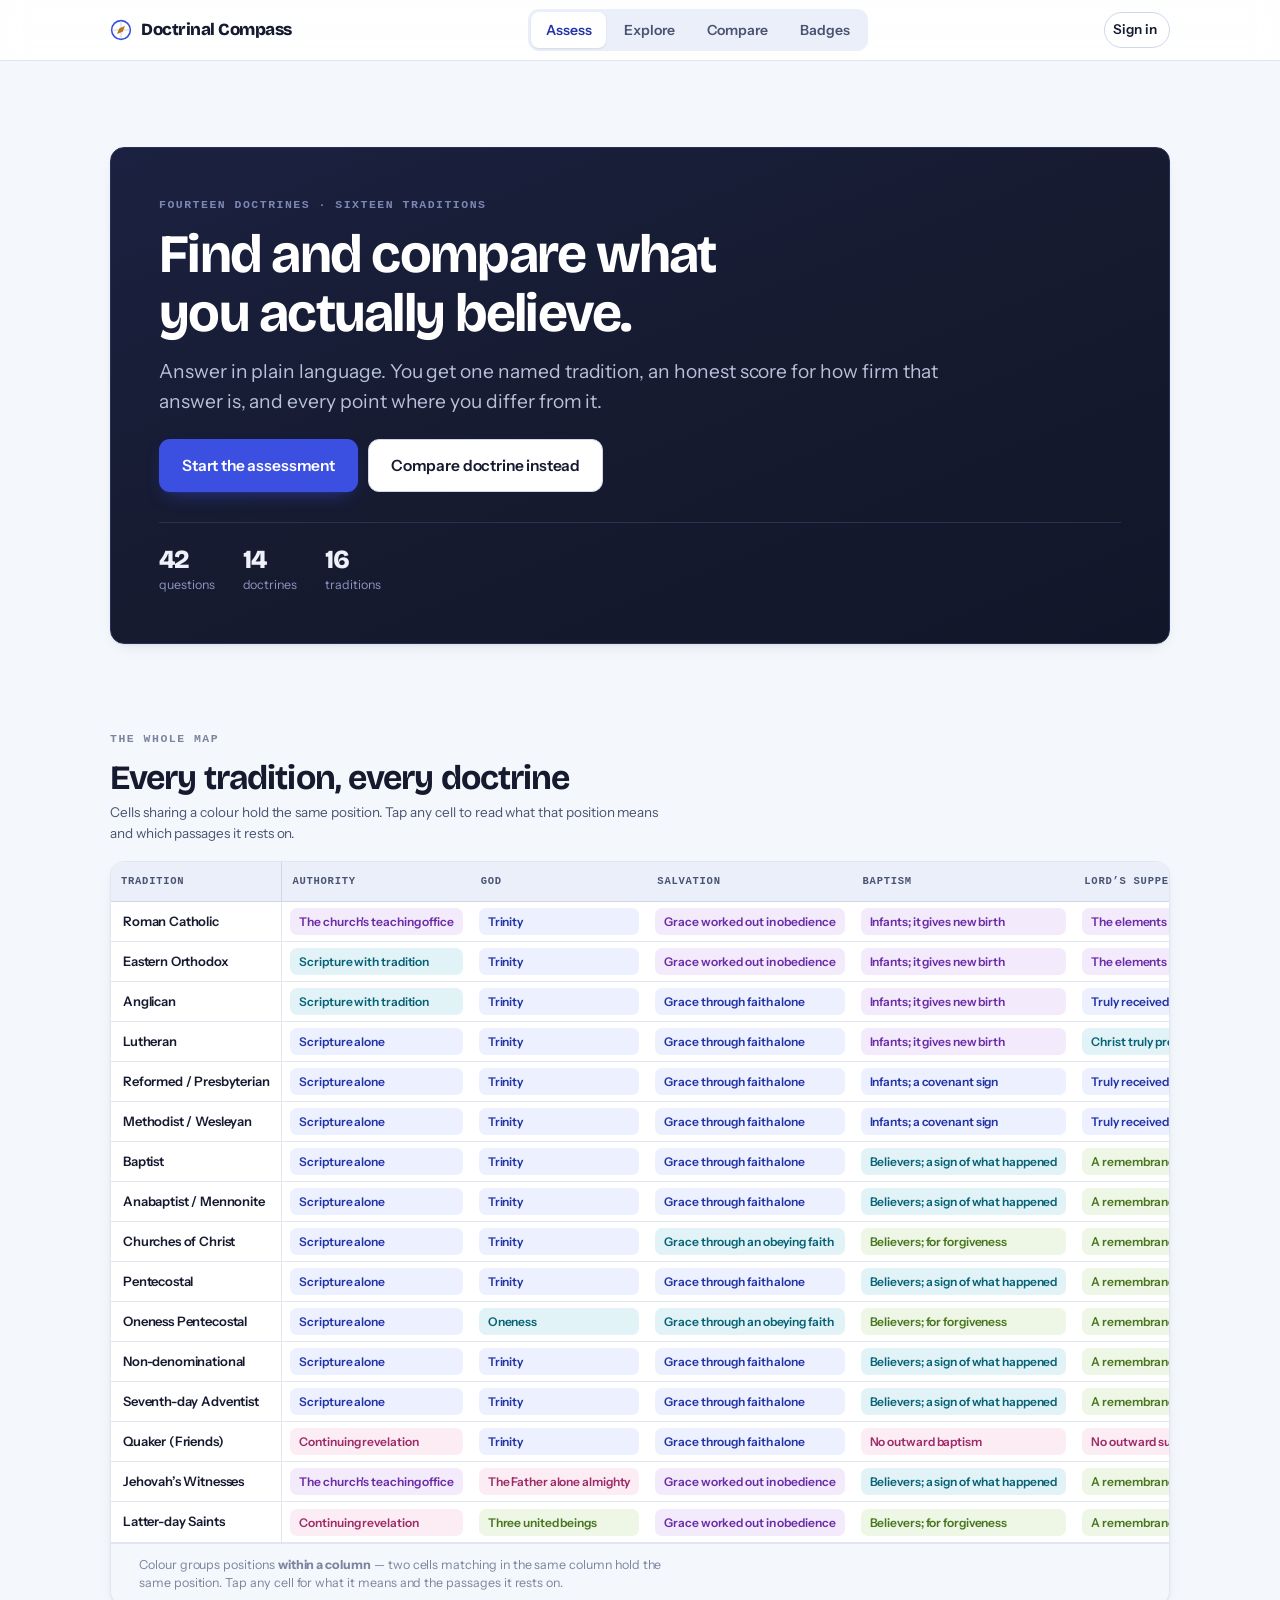
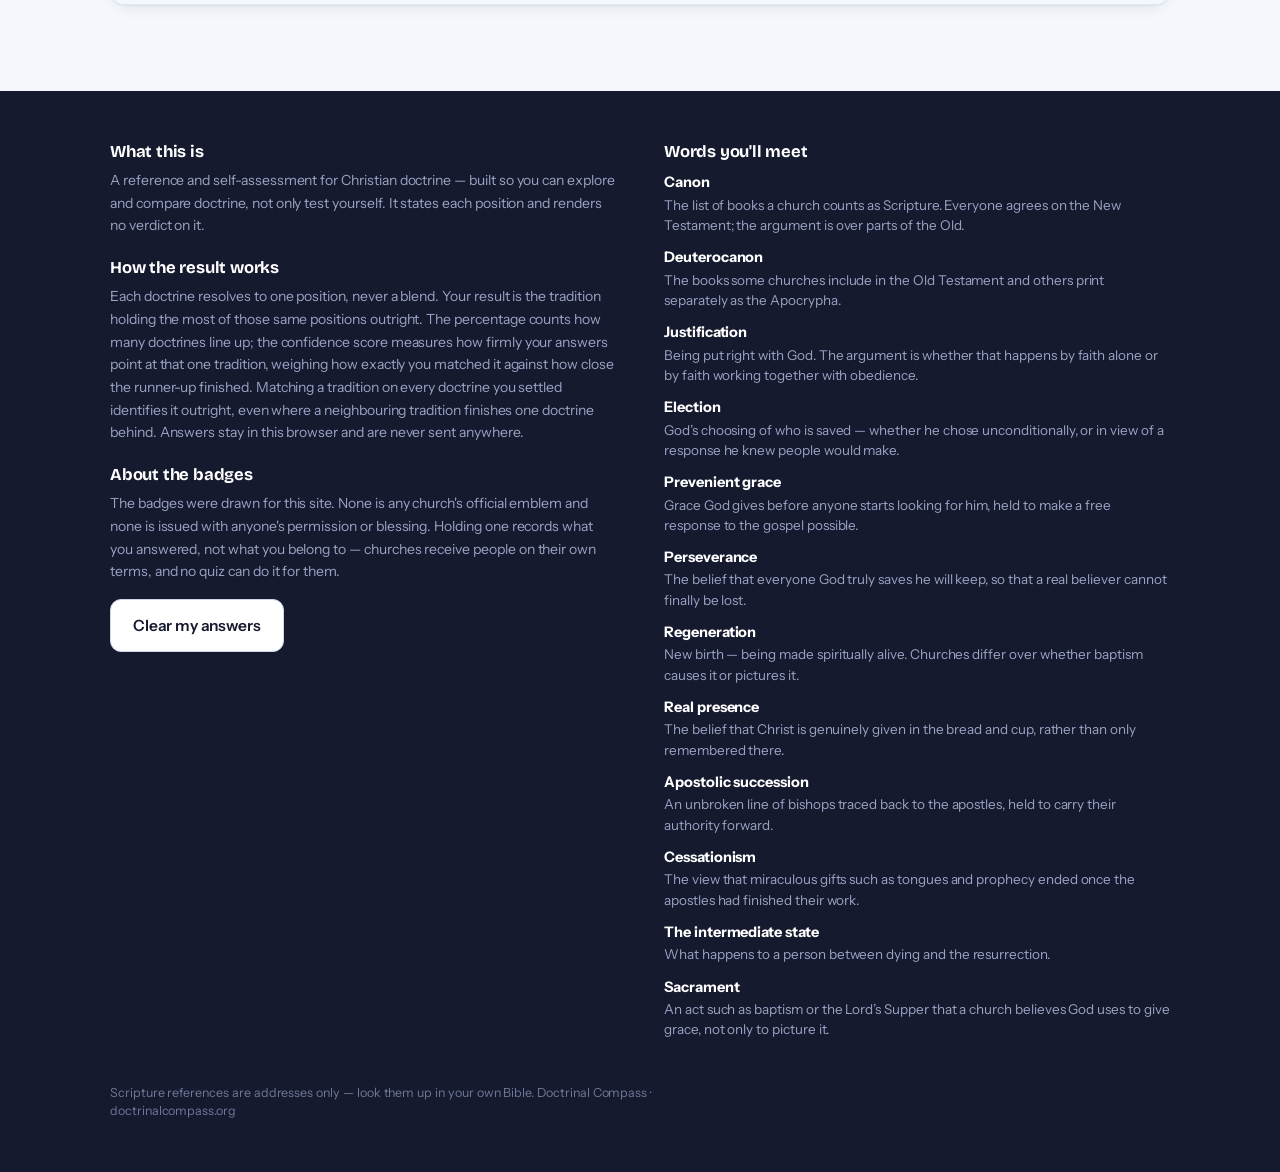
<file: index.html>
<!DOCTYPE html>
<html lang="en">
<head>
<meta charset="utf-8">
<meta name="viewport" content="width=device-width, initial-scale=1, viewport-fit=cover">
<title>Doctrinal Compass — compare Christian doctrine</title>
<meta name="description" content="A reference and self-assessment for Christian doctrine. Compare doctrine across sixteen traditions, or find where you stand.">
<meta name="theme-color" content="#151A2E">
<link rel="preconnect" href="https://fonts.googleapis.com">
<link rel="preconnect" href="https://fonts.gstatic.com" crossorigin>
<link href="https://fonts.googleapis.com/css2?family=Bricolage+Grotesque:opsz,wght@12..96,600;12..96,700;12..96,800&family=Instrument+Sans:wght@400;500;600;700&display=swap" rel="stylesheet">
<style>
/* ============================================================
   DOCTRINAL COMPASS — tokens
   ============================================================ */
:root{
  /* surfaces + ink */
  --ink:#151A2E;
  --ink-2:#4B5372;
  --ink-3:#7C849E;
  --line:#E1E6F1;
  --line-2:#CED6E7;
  --paper:#FFFFFF;
  --wash:#F4F7FC;
  --wash-2:#EAEFF9;

  /* brand */
  --primary:#3B4FE0;
  --primary-deep:#2334A8;
  --primary-wash:#EDF0FE;
  --gold:#B8781A;
  --gold-wash:#FCF3E2;

  /* authority locus — categorical, not a scale */
  --auth-scripture:#3B4FE0;
  --auth-tradition:#0C8AA3;
  --auth-office:#8543C6;
  --auth-revelation:#BE3B82;

  /* agreement bands — ordered scale */
  --band-1:#0C7F58;
  --band-2:#5A932C;
  --band-3:#B8781A;
  --band-4:#CB6224;
  --band-5:#B93544;

  /* type */
  --display:'Bricolage Grotesque','Instrument Sans',system-ui,-apple-system,'Segoe UI',sans-serif;
  --body:'Instrument Sans',system-ui,-apple-system,'Segoe UI',Roboto,sans-serif;
  --mono:ui-monospace,SFMono-Regular,'SF Mono',Menlo,Consolas,monospace;

  /* metrics — every one fluid so phone-desktop-mode still scales */
  --wrap:1140px;
  --gutter:clamp(16px,4.2vw,40px);
  --pad-card:clamp(18px,3.6vw,28px);
  --gap:clamp(12px,2.4vw,20px);
  --sect:clamp(44px,7vw,86px);
  --r:14px;
  --r-sm:9px;
  --shadow:0 1px 2px rgba(21,26,46,.05),0 6px 18px -8px rgba(21,26,46,.14);
  --shadow-lg:0 2px 4px rgba(21,26,46,.06),0 18px 44px -18px rgba(21,26,46,.26);
}

*,*::before,*::after{box-sizing:border-box}
html{-webkit-text-size-adjust:100%}
body{
  margin:0;
  background:var(--wash);
  color:var(--ink);
  font-family:var(--body);
  font-size:clamp(15.5px,1.05vw + 13px,17.5px);
  line-height:1.62;
  letter-spacing:-.003em;
  -webkit-font-smoothing:antialiased;
}
img{max-width:100%;display:block}
button{font:inherit;color:inherit}
a{color:var(--primary-deep);text-decoration-thickness:1px;text-underline-offset:2px}

:focus-visible{outline:3px solid var(--primary);outline-offset:2px;border-radius:4px}

@media (prefers-reduced-motion:reduce){
  *{animation-duration:.01ms !important;transition-duration:.01ms !important;scroll-behavior:auto !important}
}

/* ---------- type ---------- */
h1,h2,h3,h4{font-family:var(--display);font-weight:700;line-height:1.1;letter-spacing:-.02em;margin:0}
h1{font-size:clamp(30px,6.4vw,54px);letter-spacing:-.032em}
h2{font-size:clamp(23px,3.4vw,34px);letter-spacing:-.026em}
h3{font-size:clamp(18px,1.9vw,22px);letter-spacing:-.018em}
h4{font-size:clamp(15.5px,1.3vw,17px);letter-spacing:-.012em}
p{margin:0 0 .85em;max-width:68ch}
p:last-child{margin-bottom:0}

.eyebrow{
  font-family:var(--mono);font-size:11.5px;font-weight:600;
  letter-spacing:.13em;text-transform:uppercase;color:var(--ink-3);
  margin:0 0 10px;
}
.lede{font-size:clamp(16.5px,1.5vw,19.5px);color:var(--ink-2);line-height:1.55;max-width:60ch}
.small{font-size:13.5px;line-height:1.5;color:var(--ink-2)}
.tiny{font-size:12.5px;line-height:1.45;color:var(--ink-3)}

/* caption that sits under every meter — says what is being measured */
.meter-caption{
  font-size:12.5px;line-height:1.4;color:var(--ink-3);
  margin-top:6px;max-width:46ch;
}

/* ---------- layout ---------- */
.wrap{width:100%;max-width:var(--wrap);margin-inline:auto;padding-inline:var(--gutter)}
.stack>*+*{margin-top:var(--gap)}
.section{padding-block:var(--sect)}
.hr{height:1px;background:var(--line);border:0;margin:0}

.grid{display:grid;gap:var(--gap)}
@media (min-width:660px){ .g-2{grid-template-columns:repeat(2,1fr)} }
@media (min-width:960px){ .g-3{grid-template-columns:repeat(3,1fr)} .g-2{grid-template-columns:repeat(2,1fr)} }

/* ---------- header ---------- */
.site-head{
  position:sticky;top:0;z-index:60;
  background:rgba(255,255,255,.88);
  backdrop-filter:saturate(180%) blur(14px);
  -webkit-backdrop-filter:saturate(180%) blur(14px);
  border-bottom:1px solid var(--line);
}
.head-row{display:flex;align-items:center;gap:10px;height:60px}
@media (max-width:560px){ .brand span{display:none} }
@media (max-width:400px){ .tab{padding:7px 8px;font-size:13px} }
.brand{display:flex;align-items:center;gap:9px;font-family:var(--display);font-weight:800;font-size:17px;letter-spacing:-.028em;text-decoration:none;color:var(--ink);white-space:nowrap}
.brand-mark{width:22px;height:22px;flex:none}

.tabs{display:flex;gap:3px;background:var(--wash-2);padding:3px;border-radius:11px;margin-inline:auto}
.tab{
  appearance:none;border:0;background:transparent;cursor:pointer;
  padding:7px clamp(7px,1.5vw,15px);border-radius:8px;white-space:nowrap;
  font-size:14px;font-weight:600;color:var(--ink-2);letter-spacing:-.01em;
  transition:background .15s,color .15s;
}
.tab:hover{color:var(--ink)}
.tab[aria-selected="true"]{background:var(--paper);color:var(--primary-deep);box-shadow:0 1px 2px rgba(21,26,46,.1)}

/* ---------- cards ---------- */
.card{
  background:var(--paper);border:1px solid var(--line);border-radius:var(--r);
  padding:var(--pad-card);box-shadow:var(--shadow);
}
.card-tight{padding:clamp(14px,2.6vw,20px)}
.card-dark{
  background:linear-gradient(158deg,#1B2140 0%,#151A2E 58%,#111629 100%);
  border:1px solid #2A3157;color:#EEF1FA;
}
.card-dark h1,.card-dark h2,.card-dark h3{color:#fff}
.card-dark .lede,.card-dark p{color:#B9C1DA}
.card-dark .eyebrow{color:#7C88B4}

/* ---------- buttons ---------- */
.btn{
  display:inline-flex;align-items:center;justify-content:center;gap:8px;
  padding:13px 22px;border-radius:11px;border:1px solid transparent;
  font-weight:600;font-size:15.5px;letter-spacing:-.01em;
  cursor:pointer;text-decoration:none;transition:transform .12s,background .15s,border-color .15s;
  min-height:46px;
}
.btn:active{transform:translateY(1px)}
.btn-primary{background:var(--primary);color:#fff;box-shadow:0 1px 2px rgba(35,52,168,.3),0 8px 20px -10px rgba(59,79,224,.7)}
.btn-primary:hover{background:var(--primary-deep)}
.btn-ghost{background:var(--paper);border-color:var(--line-2);color:var(--ink)}
.btn-ghost:hover{border-color:var(--ink-3);background:var(--wash)}
.btn-quiet{background:transparent;border-color:transparent;color:var(--ink-2);padding:9px 12px;min-height:38px;font-size:14px}
.btn-quiet:hover{background:var(--wash-2);color:var(--ink)}
.btn-row{display:flex;flex-wrap:wrap;gap:10px}
.btn-block{width:100%}

/* ---------- chips + pills ---------- */
.pill{
  display:inline-flex;align-items:center;gap:6px;
  padding:4px 10px;border-radius:999px;font-size:12.5px;font-weight:600;
  background:var(--wash-2);color:var(--ink-2);white-space:nowrap;
}
.pill-dot{width:7px;height:7px;border-radius:50%;flex:none;background:currentColor}

/* authority pill takes its colour from the locus */
.pill-auth{background:color-mix(in srgb,currentColor 11%,transparent)}

/* ---------- the authority mark (labelled, not a bare square) ---------- */
.auth-mark{display:flex;gap:3px;align-items:center}
.auth-seg{height:8px;flex:1;border-radius:2px;background:var(--line-2)}
.auth-seg.on{background:currentColor}

/* ---------- agreement band meter ---------- */
.band{display:flex;align-items:center;gap:9px;flex-wrap:wrap}
.band-dots{display:flex;gap:4px}
.band-dot{width:9px;height:9px;border-radius:50%;background:var(--line-2)}
.band-dot.on{background:currentColor}
.band-name{font-weight:700;font-size:14.5px;letter-spacing:-.012em}
.band-count{font-family:var(--mono);font-size:12.5px;color:var(--ink-3);font-weight:600}

/* ---------- matrix (the signature element) ---------- */
.matrix-shell{
  border:1px solid var(--line);border-radius:var(--r);background:var(--paper);
  overflow:hidden;box-shadow:var(--shadow);
}
.matrix-scroll{overflow-x:auto;-webkit-overflow-scrolling:touch;scrollbar-width:thin}
table.matrix{border-collapse:separate;border-spacing:0;width:max-content;min-width:100%;font-size:13px}
table.matrix th,table.matrix td{padding:0;text-align:left}
table.matrix thead th{
  position:sticky;top:0;z-index:3;background:var(--wash-2);
  font-family:var(--mono);font-size:10.5px;font-weight:700;letter-spacing:.07em;text-transform:uppercase;
  color:var(--ink-2);padding:11px 10px;border-bottom:1px solid var(--line-2);
  white-space:nowrap;
}
table.matrix tbody th{
  position:sticky;left:0;z-index:2;background:var(--paper);
  padding:9px 12px;font-weight:600;font-size:13px;white-space:nowrap;
  border-right:1px solid var(--line);border-bottom:1px solid var(--line);
  text-align:left;letter-spacing:-.012em;
}
table.matrix thead th:first-child{left:0;z-index:4;background:var(--wash-2);border-right:1px solid var(--line-2)}
table.matrix tbody td{border-bottom:1px solid var(--line);padding:6px 8px;vertical-align:middle}
table.matrix tbody tr:hover th,table.matrix tbody tr:hover td{background:var(--wash)}
.cell{
  display:block;width:100%;text-align:left;border:0;cursor:pointer;
  padding:6px 9px;border-radius:7px;font-size:12px;font-weight:600;line-height:1.25;
  letter-spacing:-.008em;min-width:104px;
  transition:filter .12s;
}
.cell:hover{filter:brightness(.94)}
.matrix-legend{display:flex;flex-wrap:wrap;gap:8px 16px;padding:12px var(--pad-card);border-top:1px solid var(--line);background:var(--wash)}
.scroll-hint{
  font-family:var(--mono);font-size:11px;letter-spacing:.06em;text-transform:uppercase;
  color:var(--ink-3);padding:9px var(--pad-card) 0;
}
@media (min-width:900px){ .scroll-hint{display:none} }

/* ---------- question flow ---------- */
.q-progress{height:5px;background:var(--wash-2);border-radius:99px;overflow:hidden}
.q-progress-fill{height:100%;background:var(--primary);border-radius:99px;transition:width .3s ease}
.opt{
  display:flex;gap:12px;align-items:flex-start;width:100%;text-align:left;
  padding:14px 16px;border-radius:11px;border:1.5px solid var(--line);
  background:var(--paper);cursor:pointer;transition:border-color .13s,background .13s;
  font-size:15.5px;line-height:1.45;letter-spacing:-.008em;
}
.opt:hover{border-color:var(--line-2);background:var(--wash)}
.opt[aria-pressed="true"]{border-color:var(--primary);background:var(--primary-wash);box-shadow:inset 0 0 0 1px var(--primary)}
.opt-key{
  flex:none;width:24px;height:24px;border-radius:7px;background:var(--wash-2);
  display:grid;place-items:center;font-family:var(--mono);font-size:11.5px;font-weight:700;color:var(--ink-2);
  margin-top:1px;
}
.opt[aria-pressed="true"] .opt-key{background:var(--primary);color:#fff}
.opt-list{display:grid;gap:9px}

details.defn{border-top:1px dashed var(--line-2);margin-top:14px;padding-top:12px}
details.defn summary{
  cursor:pointer;font-size:13.5px;font-weight:600;color:var(--primary-deep);
  list-style:none;display:inline-flex;align-items:center;gap:6px;
}
details.defn summary::-webkit-details-marker{display:none}
details.defn summary::before{content:'+';font-family:var(--mono);font-weight:700}
details.defn[open] summary::before{content:'–'}
details.defn .body{font-size:14px;color:var(--ink-2);margin-top:9px;line-height:1.55}

/* ---------- result ---------- */
.verdict{
  font-family:var(--display);font-weight:800;
  font-size:clamp(28px,6vw,46px);line-height:1.05;letter-spacing:-.032em;color:#fff;
  margin:6px 0 0;
}
.axis-row{
  display:grid;grid-template-columns:auto 1fr;gap:12px;align-items:start;
  padding:13px 0;border-bottom:1px solid var(--line);
}
.axis-row:last-child{border-bottom:0}
.tick{
  width:22px;height:22px;border-radius:7px;display:grid;place-items:center;
  font-size:13px;font-weight:800;flex:none;margin-top:1px;
}
.tick.yes{background:#E4F4EC;color:var(--band-1)}
.tick.no{background:#FBE9EA;color:var(--band-5)}
@media (min-width:700px){
  .axis-row{grid-template-columns:auto 200px 1fr;align-items:center}
}

/* ---------- compare ---------- */
.cmp-head{display:grid;gap:var(--gap)}
@media (min-width:660px){ .cmp-head{grid-template-columns:1fr 1fr} }
.select{
  width:100%;padding:12px 14px;border-radius:11px;border:1.5px solid var(--line-2);
  background:var(--paper);font-size:15.5px;font-weight:600;color:var(--ink);
  appearance:none;background-image:url("data:image/svg+xml,%3Csvg xmlns='http://www.w3.org/2000/svg' width='12' height='8' viewBox='0 0 12 8'%3E%3Cpath d='M1 1l5 5 5-5' stroke='%237C849E' stroke-width='2' fill='none' stroke-linecap='round'/%3E%3C/svg%3E");
  background-repeat:no-repeat;background-position:right 14px center;padding-right:38px;
}
.cmp-row{
  display:grid;gap:6px 14px;padding:16px 0;border-bottom:1px solid var(--line);
  grid-template-columns:1fr;
}
.cmp-row:last-child{border-bottom:0}
@media (min-width:700px){ .cmp-row{grid-template-columns:180px 1fr 1fr;align-items:start} }
.cmp-axis{font-weight:700;font-size:14.5px;letter-spacing:-.014em}
.cmp-side{padding:11px 13px;border-radius:10px;background:var(--wash);border:1px solid var(--line)}
.cmp-side.same{background:#EDF7F2;border-color:#C9E6D8}
.cmp-side-name{font-family:var(--mono);font-size:10.5px;font-weight:700;letter-spacing:.08em;text-transform:uppercase;color:var(--ink-3);margin-bottom:4px}
.cmp-pos{font-weight:700;font-size:14.5px;letter-spacing:-.012em;margin-bottom:3px}
@media (min-width:700px){ .cmp-side-name{display:none} }

/* ---------- tradition list ---------- */
.trad-card{
  display:block;width:100%;text-align:left;cursor:pointer;
  background:var(--paper);border:1px solid var(--line);border-radius:var(--r);
  padding:clamp(15px,2.6vw,20px);box-shadow:var(--shadow);
  transition:border-color .14s,transform .14s,box-shadow .14s;
}
.trad-card:hover{border-color:var(--line-2);transform:translateY(-1px);box-shadow:var(--shadow-lg)}
.trad-name{font-family:var(--display);font-weight:700;font-size:17.5px;letter-spacing:-.02em;margin-bottom:5px}

/* ---------- panel (cell + tradition detail) ---------- */
.panel-back{
  position:fixed;inset:0;z-index:90;background:rgba(21,26,46,.45);
  display:grid;place-items:end center;padding:0;
}
.panel{
  background:var(--paper);width:100%;max-width:640px;
  border-radius:18px 18px 0 0;max-height:88vh;overflow-y:auto;
  padding:var(--pad-card) var(--pad-card) calc(var(--pad-card) + env(safe-area-inset-bottom));
  box-shadow:var(--shadow-lg);
}
@media (min-width:660px){
  .panel-back{place-items:center}
  .panel{border-radius:16px;max-height:82vh}
}
.panel-grab{width:38px;height:4px;border-radius:99px;background:var(--line-2);margin:0 auto 14px}
@media (min-width:660px){ .panel-grab{display:none} }

/* ---------- misc ---------- */
.stat-strip{display:flex;flex-wrap:wrap;gap:10px 28px}
.stat-n{font-family:var(--display);font-weight:800;font-size:26px;letter-spacing:-.03em;line-height:1}
.stat-l{font-size:12.5px;color:var(--ink-3);margin-top:2px}
.card-dark .stat-l{color:#8B95BE}
.hidden{display:none !important}
.sr{position:absolute;width:1px;height:1px;padding:0;margin:-1px;overflow:hidden;clip:rect(0,0,0,1px);white-space:nowrap;border:0}
.scripture{font-family:var(--mono);font-size:12.5px;color:var(--ink-3);letter-spacing:-.01em;line-height:1.55}
.site-foot{background:var(--ink);color:#9AA3C4;padding-block:clamp(30px,5vw,52px);font-size:14px}
.site-foot a{color:#C3CBE6}
.site-foot h4{color:#fff;margin-bottom:8px}

/* ---------- badges ---------- */
.badge-svg{display:block;height:auto}
.badge-hold{display:flex;gap:clamp(14px,3vw,26px);align-items:center;flex-wrap:wrap}
.badge-hold .badge-svg{flex:none}
.badge-unclaimed{opacity:.55}
.badge-slot{
  display:flex;gap:16px;align-items:center;width:100%;text-align:left;cursor:pointer;
  background:var(--paper);border:1px solid var(--line);border-radius:var(--r);
  padding:clamp(14px,2.4vw,20px);box-shadow:var(--shadow);
  transition:border-color .14s,box-shadow .14s;
}
.badge-slot:hover{border-color:var(--line-2);box-shadow:var(--shadow-lg)}
.badge-claimed-tag{
  display:inline-flex;align-items:center;gap:6px;padding:3px 9px;border-radius:999px;
  font-family:var(--mono);font-size:10.5px;font-weight:700;letter-spacing:.08em;text-transform:uppercase;
  background:var(--gold-wash);color:var(--gold);
}

/* ---------- confidence ---------- */
.conf{margin-top:18px}
.conf-top{display:flex;align-items:baseline;gap:10px;flex-wrap:wrap}
.conf-n{font-family:var(--display);font-weight:800;font-size:24px;letter-spacing:-.03em;line-height:1}
.conf-name{font-weight:700;font-size:14.5px;letter-spacing:-.012em}
.conf-bar{height:8px;border-radius:99px;background:var(--wash-2);overflow:hidden;margin-top:9px}
.card-dark .conf-bar{background:#2A3157}
.conf-fill{height:100%;border-radius:99px;background:currentColor;transition:width .5s ease}
.conf-why{margin-top:12px;display:grid;gap:6px}
.conf-why li{display:flex;gap:8px;align-items:flex-start;font-size:13.5px;line-height:1.45;list-style:none}
.conf-why .m{flex:none;font-family:var(--mono);font-weight:700;font-size:13px;line-height:1.35}

/* ---------- the gap: where you and a tradition differ ---------- */
.db-card{border:1px solid var(--line);border-radius:12px;padding:15px 16px;background:var(--paper)}
.db-sides{display:grid;gap:10px;margin:11px 0 0}
@media (min-width:640px){ .db-sides{grid-template-columns:1fr 1fr} }
.db-side{padding:10px 12px;border-radius:9px;background:var(--wash);border:1px solid var(--line)}
.db-side.mine{background:var(--primary-wash);border-color:#C9D2FB}
.db-label{font-family:var(--mono);font-size:10.5px;font-weight:700;letter-spacing:.08em;text-transform:uppercase;color:var(--ink-3);margin-bottom:3px}
.db-pos{font-weight:700;font-size:14.5px;letter-spacing:-.012em;margin-bottom:3px}
.db-out{margin-top:16px;padding:14px 16px;border-radius:12px;background:var(--wash-2);border:1px solid var(--line-2)}

/* ---------- ranked rows ---------- */
.rank-row{display:flex;gap:14px;align-items:center;flex-wrap:wrap;padding:11px 0;border-bottom:1px solid var(--line)}
.rank-row:last-child{border-bottom:0}
.rank-pct{font-family:var(--display);font-weight:800;font-size:19px;letter-spacing:-.028em;min-width:52px}

/* ---------- authority profile: four independent measures ---------- */
.auth-grid{display:grid;gap:9px}
.auth-row{display:grid;grid-template-columns:clamp(88px,26%,116px) 1fr auto;gap:10px;align-items:center}
.auth-label{font-size:13px;font-weight:600;letter-spacing:-.012em;color:var(--ink-2);line-height:1.25}
.auth-track{height:11px;border-radius:99px;background:var(--wash-2);overflow:hidden;position:relative}
.card-dark .auth-track{background:#2A3157}
.auth-fill{display:block;height:100%;border-radius:99px;background:currentColor;transition:width .4s ease}
.auth-fill.none{background:repeating-linear-gradient(135deg,var(--line-2) 0 3px,transparent 3px 6px)}
.auth-value{font-size:12px;font-weight:700;letter-spacing:-.008em;white-space:nowrap;min-width:82px;text-align:right}
.auth-value.none{color:var(--ink-3);font-weight:600}
.auth-legend{display:flex;flex-wrap:wrap;gap:4px 12px;margin-top:9px}
.auth-legend span{font-family:var(--mono);font-size:10.5px;letter-spacing:.05em;text-transform:uppercase;color:var(--ink-3)}
@media (max-width:430px){
  .auth-row{grid-template-columns:1fr auto;gap:4px 10px}
  .auth-track{grid-column:1/-1;order:3}
}

/* ---------- nav badge + dropdown ---------- */
.acct-host{position:relative;display:flex;align-items:center;flex:none}
.nav-pop{
  position:absolute;top:calc(100% + 9px);right:0;z-index:80;width:min(310px,calc(100vw - 28px));
  background:var(--paper);border:1px solid var(--line);border-radius:14px;
  box-shadow:var(--shadow-lg);padding:16px;
}
.nav-pop h4{margin-bottom:4px}
.nav-pop .btn{margin-top:12px}
.blank-badge{opacity:.5}

/* ---------- owned: the badge is claimed, so it is stated, not scored ---------- */
.owned-chip{
  display:inline-flex;align-items:center;gap:6px;padding:5px 11px;border-radius:999px;
  background:var(--primary-wash);color:var(--primary);border:1px solid #C9D2FB;
  font-family:var(--mono);font-size:10.5px;font-weight:700;letter-spacing:.08em;text-transform:uppercase;
}
.card-dark .owned-chip{background:#232A4E;border-color:#38427A;color:#B9C1FF}
.rank-yours{
  font-family:var(--mono);font-size:11px;font-weight:700;letter-spacing:.08em;text-transform:uppercase;
  color:var(--primary);min-width:52px;
}
.retake-note{margin-top:14px;padding:14px 16px;border-radius:12px;background:#FBEDE4;border:1px solid #F0CDB2}

/* ---------- account + badges ---------- */
.acct-btn{
  appearance:none;border:1px solid var(--line-2);background:var(--paper);cursor:pointer;
  padding:6px 12px 6px 8px;border-radius:99px;display:flex;align-items:center;gap:7px;
  font-size:13.5px;font-weight:600;color:var(--ink);max-width:170px;
  transition:border-color .14s,background .14s;
}
.acct-btn:hover{border-color:var(--ink-3);background:var(--wash)}
.acct-btn .who{overflow:hidden;text-overflow:ellipsis;white-space:nowrap}
.acct-dot{width:24px;height:24px;border-radius:50%;flex:none;display:grid;place-items:center;
  background:var(--primary-wash);color:var(--primary-deep);font-family:var(--mono);font-size:11px;font-weight:700}
.field{margin-bottom:11px}
.field label{display:block;font-family:var(--mono);font-size:10.5px;font-weight:700;letter-spacing:.08em;
  text-transform:uppercase;color:var(--ink-3);margin-bottom:5px}
.field input{
  width:100%;padding:11px 13px;border-radius:10px;border:1.5px solid var(--line-2);
  background:var(--paper);font:inherit;font-size:15.5px;color:var(--ink);
}
.field input:focus{border-color:var(--primary);outline:none}
.field .hint{font-size:12px;color:var(--ink-3);margin-top:4px}
.form-err{background:#FBE9EA;border:1px solid #F2C9CD;color:#8E2531;padding:10px 12px;
  border-radius:9px;font-size:13.5px;margin-bottom:12px}
.form-ok{background:#E4F4EC;border:1px solid #BEE3D2;color:#0A6448;padding:10px 12px;
  border-radius:9px;font-size:13.5px;margin-bottom:12px}
.code-box{
  font-family:var(--mono);font-size:clamp(24px,6vw,32px);font-weight:700;letter-spacing:.22em;
  color:var(--primary-deep);background:var(--primary-wash);border:1px dashed #B9C4FA;
  border-radius:12px;padding:14px 10px;text-align:center;margin:10px 0;
}
.coll-grid{display:grid;gap:var(--gap);grid-template-columns:repeat(auto-fill,minmax(150px,1fr))}
.coll-card{
  background:var(--paper);border:1px solid var(--line);border-radius:var(--r);
  padding:16px 14px;box-shadow:var(--shadow);text-align:center;cursor:pointer;width:100%;
  transition:border-color .14s,box-shadow .14s;
}
.coll-card:hover{border-color:var(--line-2);box-shadow:var(--shadow-lg)}
.coll-card .badge-svg{margin:0 auto}
.coll-count{
  display:inline-flex;align-items:center;justify-content:center;min-width:22px;height:22px;padding:0 6px;
  border-radius:99px;background:var(--ink);color:#fff;font-family:var(--mono);font-size:11.5px;font-weight:700;
  margin-left:6px;vertical-align:middle;
}
.coll-from{margin-top:10px;padding-top:10px;border-top:1px dashed var(--line-2);text-align:left}
.coll-from div{font-size:13px;color:var(--ink-2);padding:3px 0}
.empty-note{border:1px dashed var(--line-2);border-radius:var(--r);padding:clamp(20px,4vw,32px);
  text-align:center;background:var(--paper)}
</style>
</head>
<body>

<header class="site-head">
  <div class="wrap head-row">
    <a class="brand" href="#assess">
      <svg class="brand-mark" viewBox="0 0 24 24" fill="none" aria-hidden="true">
        <circle cx="12" cy="12" r="10.2" stroke="#3B4FE0" stroke-width="1.7"/>
        <path d="M12 2.8v18.4M2.8 12h18.4" stroke="#CED6E7" stroke-width="1.1"/>
        <path d="M16.4 7.6l-2.6 6.2-6.2 2.6 2.6-6.2z" fill="#B8781A"/>
      </svg>
      <span>Doctrinal Compass</span>
    </a>
    <nav class="tabs" role="tablist" aria-label="Sections">
      <button class="tab" role="tab" id="tab-assess"  aria-selected="true"  data-view="assess">Assess</button>
      <button class="tab" role="tab" id="tab-explore" aria-selected="false" data-view="explore">Explore</button>
      <button class="tab" role="tab" id="tab-compare" aria-selected="false" data-view="compare">Compare</button>
      <button class="tab" role="tab" id="tab-badges"  aria-selected="false" data-view="badges">Badges</button>
    </nav>
    <div class="acct-host" id="account-host"></div>
  </div>
</header>

<main>

<!-- ============================ ASSESS ============================ -->
<section id="view-assess" class="view" role="tabpanel" aria-labelledby="tab-assess">

  <!-- start screen -->
  <div id="assess-start">
    <div class="wrap section">
      <div class="card card-dark" style="padding:clamp(24px,4.6vw,48px)">
        <p class="eyebrow">Fourteen doctrines · Sixteen traditions</p>
        <h1>Find and compare what<br>you actually believe.</h1>
        <p class="lede" style="margin-top:14px">Answer in plain language. You get one named tradition, an honest
        score for how firm that answer is, and every point where you differ from it.</p>
        <div class="btn-row" style="margin-top:22px">
          <button class="btn btn-primary" id="btn-start">Start the assessment</button>
          <button class="btn btn-ghost" data-goto="compare">Compare doctrine instead</button>
        </div>
        <div class="stat-strip" style="margin-top:30px;padding-top:24px;border-top:1px solid #2A3157">
          <div><div class="stat-n">42</div><div class="stat-l">questions</div></div>
          <div><div class="stat-n">14</div><div class="stat-l">doctrines</div></div>
          <div><div class="stat-n">16</div><div class="stat-l">traditions</div></div>
        </div>
      </div>
    </div>

    <div class="wrap" style="padding-bottom:var(--sect)">
      <p class="eyebrow">The whole map</p>
      <h2 style="margin-bottom:6px">Every tradition, every doctrine</h2>
      <p class="small" style="margin-bottom:18px;max-width:62ch">Cells sharing a colour hold the same position.
      Tap any cell to read what that position means and which passages it rests on.</p>
      <div id="home-matrix"></div>
    </div>
  </div>

  <!-- question flow -->
  <div id="assess-quiz" class="hidden">
    <div class="wrap section" style="max-width:760px">
      <div style="display:flex;align-items:center;gap:14px;margin-bottom:8px">
        <span class="eyebrow" id="q-counter" style="margin:0"></span>
        <button class="btn btn-quiet" id="btn-quit" style="margin-left:auto">Save &amp; exit</button>
      </div>
      <div class="q-progress"><div class="q-progress-fill" id="q-fill" style="width:0%"></div></div>

      <div class="card" style="margin-top:22px">
        <p class="eyebrow" id="q-axis"></p>
        <h2 id="q-text" style="margin-bottom:18px"></h2>
        <div class="opt-list" id="q-options"></div>
        <div id="q-defn"></div>
      </div>

      <div class="btn-row" style="margin-top:18px">
        <button class="btn btn-ghost" id="btn-back">Back</button>
        <button class="btn btn-quiet" id="btn-skip">Not sure — skip</button>
      </div>
    </div>
  </div>

  <!-- result -->
  <div id="assess-result" class="hidden">
    <div class="wrap section">
      <div class="card card-dark" style="padding:clamp(24px,4.6vw,44px)">
        <p class="eyebrow">Your result</p>
        <h1 class="verdict" id="res-name"></h1>
        <p class="lede" id="res-line" style="margin-top:14px"></p>
        <div id="res-tie" class="hidden" style="margin-top:16px;padding:13px 15px;background:#232A4E;border-radius:11px">
          <p class="small" id="res-tie-text" style="color:#C3CBE6"></p>
        </div>
        <div id="res-conf" style="margin-top:20px;padding-top:20px;border-top:1px solid #2A3157"></div>
        <div class="btn-row" style="margin-top:24px">
          <button class="btn btn-ghost" data-goto="compare">Compare doctrine side by side</button>
          <button class="btn btn-quiet" id="btn-retake" style="color:#B9C1DA">Retake</button>
        </div>
      </div>

      <div class="card" id="res-badge-card" style="margin-top:var(--gap)">
        <p class="eyebrow">Your doctrine badge</p>
        <h3 style="margin-bottom:4px">Something to mark where you landed</h3>
        <p class="meter-caption" style="margin-bottom:16px">A badge records what you believe, not what you belong to.
        Nobody joins a church by taking a quiz. You can hold one at a time, and swap it whenever you like.</p>
        <div id="res-badge"></div>
      </div>

      <div class="card" style="margin-top:var(--gap)">
        <p class="eyebrow" id="res-axes-eyebrow">Doctrine by doctrine</p>
        <h3 style="margin-bottom:4px" id="res-axes-h">Where you match, and where you don't</h3>
        <p class="meter-caption" style="margin-bottom:10px" id="res-axes-cap">Your settled position on each doctrine, set against
        the one named above. A cross is a real disagreement, not a near miss.</p>
        <div id="res-axes"></div>
      </div>

      <div class="card hidden" id="res-db-card" style="margin-top:var(--gap)">
        <p class="eyebrow">The gap</p>
        <h3 style="margin-bottom:4px">Where you and this tradition part company</h3>
        <p class="meter-caption" style="margin-bottom:18px">Each one below is a doctrine where your answers and this
        tradition genuinely differ, in plain words on both sides. Read them before you claim the badge. If one of
        them doesn't sound like you, that is nearly always a question that was read a different way than it was
        meant &mdash; and the fix is to answer again, not to carry an asterisk around.</p>
        <div id="res-db" class="stack" style="--gap:12px"></div>
        <div id="res-db-out"></div>
      </div>

      <div class="card" style="margin-top:var(--gap)">
        <p class="eyebrow">Everyone else</p>
        <h3 style="margin-bottom:4px">How the other fifteen line up</h3>
        <p class="meter-caption" style="margin-bottom:14px" id="res-rank-cap">The percentage is how many of the doctrines you settled
        line up with that tradition — a measure of overlap, not a claim that you are part of it.</p>
        <div id="res-rank" class="stack"></div>
      </div>
    </div>
  </div>
</section>

<!-- ============================ EXPLORE ============================ -->
<section id="view-explore" class="view hidden" role="tabpanel" aria-labelledby="tab-explore">
  <div class="wrap section">
    <p class="eyebrow">Explore</p>
    <h2 style="margin-bottom:6px">Sixteen traditions</h2>
    <p class="lede" style="margin-bottom:6px">Each one stated the way someone inside it would state it.</p>
    <p class="meter-caption" style="margin-bottom:22px">Each card rates four sources of authority separately, so you
    can see not just where a tradition lands but what it actually leans on.</p>
    <div id="explore-grid" class="grid g-2 g-3"></div>
  </div>
</section>

<!-- ============================ COMPARE ============================ -->
<section id="view-compare" class="view hidden" role="tabpanel" aria-labelledby="tab-compare">
  <div class="wrap section">
    <p class="eyebrow">Compare</p>
    <h2 style="margin-bottom:6px">Doctrine, side by side</h2>
    <p class="lede" style="margin-bottom:22px">Two traditions set against each other doctrine by doctrine. Your own
    answers play no part in it, and you don't need to have taken the assessment.</p>

    <div class="cmp-head">
      <div>
        <label class="eyebrow" for="cmp-a">First tradition</label>
        <select class="select" id="cmp-a"></select>
      </div>
      <div>
        <label class="eyebrow" for="cmp-b">Second tradition</label>
        <select class="select" id="cmp-b"></select>
      </div>
    </div>

    <div class="card" id="cmp-summary" style="margin-top:var(--gap)"></div>
    <div class="card" id="cmp-table-card" style="margin-top:var(--gap)">
      <div id="cmp-table"></div>
    </div>

    <div style="margin-top:var(--sect)">
      <p class="eyebrow">All sixteen</p>
      <h2 style="margin-bottom:6px">The full map</h2>
      <p class="meter-caption" style="margin-bottom:18px">Every tradition against every doctrine. Matching colours
      down a column mean the same position, stated the same way.</p>
      <div id="full-matrix"></div>
    </div>
  </div>
</section>

<!-- ============================ BADGES ============================ -->
<section id="view-badges" class="view hidden" role="tabpanel" aria-labelledby="tab-badges">
  <div class="wrap section">
    <p class="eyebrow">Badges</p>
    <h2 style="margin-bottom:6px">Your badge, and the ones you've collected</h2>
    <p class="lede" style="margin-bottom:6px">A badge marks what someone believes, not what they belong to.</p>
    <p class="meter-caption" style="margin-bottom:24px">Trade with a friend and you each end up holding the other's
    badge. You keep one badge from each person — trade with them again and it updates to whatever they're wearing now.</p>

    <div id="badges-mine"></div>
    <div id="badges-trade" style="margin-top:var(--gap)"></div>
    <div id="badges-coll" style="margin-top:var(--gap)"></div>
  </div>
</section>

</main>

<footer class="site-foot">
  <div class="wrap">
    <div class="grid g-2" style="gap:clamp(24px,4vw,48px)">
      <div>
        <h4>What this is</h4>
        <p style="color:#9AA3C4">A reference and self-assessment for Christian doctrine — built so you can explore
        and compare doctrine, not only test yourself. It states each position and renders no verdict on it.</p>
        <h4 style="margin-top:22px">How the result works</h4>
        <p style="color:#9AA3C4">Each doctrine resolves to one position, never a blend. Your result is the tradition
        holding the most of those same positions outright. The percentage counts how many doctrines line up; the
        confidence score measures how firmly your answers point at that one tradition, weighing how exactly you
        matched it against how close the runner-up finished. Matching a tradition on every doctrine you settled
        identifies it outright, even where a neighbouring tradition finishes one doctrine behind. Answers stay in this browser and are never sent anywhere.</p>
        <h4 style="margin-top:22px">About the badges</h4>
        <p style="color:#9AA3C4">The badges were drawn for this site. None is any church's official emblem and none
        is issued with anyone's permission or blessing. Holding one records what you answered, not what you belong
        to — churches receive people on their own terms, and no quiz can do it for them.</p>
        <div class="btn-row" style="margin-top:16px">
          <button class="btn btn-ghost" id="btn-clear">Clear my answers</button>
        </div>
      </div>
      <div>
        <h4>Words you'll meet</h4>
        <div id="glossary" class="stack" style="--gap:11px;margin-top:10px"></div>
      </div>
    </div>
    <p class="tiny" style="color:#6F7899;margin-top:clamp(28px,4vw,44px)">Scripture references are addresses only —
    look them up in your own Bible. Doctrinal Compass · doctrinalcompass.org</p>
  </div>
</footer>

<div id="panel-root"></div>
<script>
/* ============================================================
   DATA
   Positions are shared vocabulary. Two traditions either hold
   the same position id or they do not — that is what makes the
   comparison outright rather than a similarity score.
   ============================================================ */

const PAL = [
  {bg:'#EDF0FE',fg:'#2334A8'},
  {bg:'#E2F3F7',fg:'#076276'},
  {bg:'#F3EAFB',fg:'#6B2CA8'},
  {bg:'#FCEDF4',fg:'#9E2A67'},
  {bg:'#EEF6E5',fg:'#48761F'}
];

/* The four sources of authority, rated INDEPENDENTLY for each tradition.
   A tradition can lean hard on more than one; these are not steps on a ramp. */
const AUTHDIM = [
  {n:'Scripture',        v:'--auth-scripture',  d:'The written word of God.'},
  {n:'Tradition',        v:'--auth-tradition',  d:'The faith handed down \u2014 creeds, councils, the fathers, the confessions.'},
  {n:'Church office',    v:'--auth-office',     d:'A standing body of leaders charged with settling what is taught.'},
  {n:'Living revelation',v:'--auth-revelation', d:'God speaking now, through prophets or the Spirit.'}
];
const AUTHLVL = ['No formal role','Supporting','Major','Decisive'];

/* Kept as the one-line summary of where FINAL authority rests. The four-part
   profile above says what each source weighs; this says who wins a clash. */
const LOCUS = [
  {n:'Scripture',            v:'--auth-scripture',  seg:[1,0,0,0], d:'Scripture alone is the final court. Everything else is tested by it.'},
  {n:'Scripture + tradition',v:'--auth-tradition',  seg:[1,1,0,0], d:'Scripture holds the final word, read inside the faith handed down from the apostles.'},
  {n:'Teaching office',      v:'--auth-office',     seg:[1,1,1,0], d:'A living teaching office is charged with settling what Scripture and tradition mean.'},
  {n:'Continuing revelation',v:'--auth-revelation', seg:[1,1,1,1], d:'God still speaks now, through prophets or the Spirit, alongside what is written.'}
];

const AXES = [
{id:'authority', n:'Authority', q:'Where final authority rests', pos:{
  SA:{n:'Scripture alone', c:0, g:'Scripture is the only final authority; every teaching, council and custom is tested against it.', s:'2 Timothy 3:16–17; Acts 17:11; Mark 7:6–13'},
  ST:{n:'Scripture with tradition', c:1, g:'Scripture holds the final word, read within the faith the church has handed down from the apostles.', s:'2 Thessalonians 2:15; 1 Corinthians 11:2; Jude 3'},
  CO:{n:"The church's teaching office", c:2, g:'Scripture and tradition are one deposit, and a living teaching office settles what they mean.', s:'Matthew 16:18–19; Acts 15:1–29; 1 Timothy 3:15'},
  AR:{n:'Continuing revelation', c:3, g:'Scripture stands, and God still speaks now through prophets or the Spirit to guide his people.', s:'Amos 3:7; Joel 2:28–29; John 16:13'}}},

{id:'canon', n:'Canon', q:'Which books belong in Scripture', pos:{
  C66:{n:'Sixty-six books', c:0, g:'Thirty-nine Old Testament books and twenty-seven New; the extra books may be read but settle no doctrine.', s:'Romans 3:2; Luke 24:44; Revelation 22:18–19'},
  C73:{n:'Seventy-three books', c:2, g:'The same New Testament with a longer Old, including Tobit, Judith, Wisdom, Sirach, Baruch and the Maccabees.', s:'2 Maccabees 12:43–46; Wisdom 2:12–20; Sirach 1:1'},
  CW:{n:'A wider Old Testament', c:1, g:'A longer Old Testament still, settled by what the church has actually read and prayed rather than by a list.', s:'Psalm 151; 3 Maccabees 6:1–15; 2 Esdras 14:44–48'},
  CP:{n:'Scripture given since', c:3, g:'The Bible remains Scripture, and God has given further scripture through prophets in the latter days.', s:'Ezekiel 37:15–20; John 10:16; Revelation 14:6'}}},

{id:'god', n:'God', q:'The nature of God', pos:{
  TRIN:{n:'Trinity', c:0, g:'One God who exists eternally as three distinct persons — Father, Son and Holy Spirit — equal in being.', s:'Matthew 28:19; John 1:1; 2 Corinthians 13:14'},
  ONE:{n:'Oneness', c:1, g:'One God who is one person, revealed as Father in creation, Son in redemption and Spirit in the church.', s:'Deuteronomy 6:4; John 14:9; Colossians 2:9'},
  SUB:{n:'The Father alone almighty', c:3, g:'The Father alone is Almighty God; the Son is his first creation and the Spirit is God\u2019s active force.', s:'John 14:28; Colossians 1:15; Revelation 3:14'},
  SEP:{n:'Three united beings', c:4, g:'Father, Son and Holy Ghost are three distinct beings, perfectly one in mind, purpose and glory.', s:'Acts 7:55–56; John 17:21–22; Matthew 3:16–17'}}},

{id:'assurance', n:'Assurance', q:'Whether a believer can be finally lost', pos:{
  PER:{n:'Kept to the end', c:0, g:'Everyone God truly saves he also keeps; a real believer will persevere and cannot be finally lost.', s:'John 10:27–29; Romans 8:38–39; Philippians 1:6'},
  FALL:{n:'Able to fall away', c:3, g:'A genuine believer keeps real freedom, and may turn from Christ and be lost if they do not endure.', s:'Hebrews 6:4–6; 2 Peter 2:20–22; Matthew 24:13'},
  SAC:{n:'Kept through the sacraments', c:2, g:'Grace is held and renewed through the sacramental life; grave sin breaks it until a person is restored.', s:'John 6:53–56; 1 John 5:16–17; James 5:14–16'}}},

{id:'salvation', n:'Salvation', q:'How a person is saved', pos:{
  FA:{n:'Grace through faith alone', c:0, g:'God justifies the ungodly by grace through faith alone; good works follow as fruit and never as cause.', s:'Ephesians 2:8–9; Romans 4:4–5; Galatians 2:16'},
  FW:{n:'Grace worked out in obedience', c:2, g:'Grace begins, sustains and completes salvation, received in the sacraments and cooperated with by faith and love.', s:'James 2:24; Philippians 2:12–13; Matthew 25:31–46'},
  OF:{n:'Grace through an obeying faith', c:1, g:'Grace saves through a faith that obeys the gospel — hearing, believing, repenting, confessing and being baptised.', s:'Acts 2:38; Romans 6:3–4; Hebrews 5:9'}}},

{id:'election', n:'Election', q:'Why one person believes and another does not', pos:{
  UNC:{n:'Unconditional election', c:0, g:'God chose whom he would save before creation, not for anything foreseen in them, and gives them faith.', s:'Ephesians 1:4–5; Romans 9:15–16; John 6:44'},
  PREV:{n:'Grace that goes first', c:1, g:'God\u2019s grace reaches everyone before they seek him and makes a real response possible; each person then answers.', s:'Titus 2:11; John 12:32; Philippians 2:13'},
  FREE:{n:'A free response', c:4, g:'The gospel is offered to all alike and each person is genuinely able to accept or to refuse the offer.', s:'Joshua 24:15; Revelation 22:17; Acts 17:30'}}},

{id:'baptism', n:'Baptism', q:'Who is baptised, and what it does', pos:{
  IR:{n:'Infants; it gives new birth', c:2, g:'Infants and adults are baptised, and baptism itself washes away sin and joins a person to Christ.', s:'Acts 2:38–39; Titus 3:5; John 3:5'},
  IC:{n:'Infants; a covenant sign', c:0, g:'Infants of believers are baptised as the sign and seal of God\u2019s covenant promise, which faith later receives.', s:'Genesis 17:7; Colossians 2:11–12; Acts 16:15'},
  BS:{n:'Believers; a sign of what happened', c:1, g:'Only those old enough to believe are baptised, picturing a washing and new life already received by faith.', s:'Acts 8:36–38; Romans 6:4; 1 Peter 3:21'},
  BR:{n:'Believers; for forgiveness', c:4, g:'Only believers are baptised, by immersion, and it is the appointed moment at which sins are forgiven.', s:'Acts 2:38; Acts 22:16; Mark 16:16'},
  NOB:{n:'No outward baptism', c:3, g:'The one baptism that matters is Christ baptising the heart with his Spirit; no water rite is required.', s:'Matthew 3:11; 1 Corinthians 12:13; Ephesians 4:5'}}},

{id:'supper', n:'Lord\u2019s Supper', q:'What happens at the Lord\u2019s Supper', pos:{
  TRA:{n:'The elements are changed', c:2, g:'By God\u2019s act the bread and wine truly become the body and blood of Christ, offered and received.', s:'John 6:53–56; 1 Corinthians 10:16; Luke 22:19–20'},
  REA:{n:'Christ truly present with them', c:1, g:'Christ\u2019s body and blood are truly given in and with the bread and wine, which remain bread and wine.', s:'1 Corinthians 11:27–29; Matthew 26:26–28; 1 Corinthians 10:16'},
  SPI:{n:'Truly received by faith', c:0, g:'Christ is really given to those who believe, spiritually and by the Spirit, not by a change in the elements.', s:'John 6:63; 1 Corinthians 10:16; John 15:4'},
  MEM:{n:'A remembrance', c:4, g:'The bread and cup remain bread and cup, and the supper proclaims Christ\u2019s death until he comes again.', s:'Luke 22:19; 1 Corinthians 11:24–26; Acts 20:7'},
  NOS:{n:'No outward supper', c:3, g:'Communion with Christ is inward and continual, so no outward rite of bread and cup is observed.', s:'John 6:35; Revelation 3:20; Romans 14:17'}}},

{id:'governance', n:'Governance', q:'Who governs the church', pos:{
  PAP:{n:'One worldwide hierarchy', c:2, g:'Bishops govern in communion with the bishop of Rome, who holds a primacy of teaching and jurisdiction.', s:'Matthew 16:18–19; John 21:15–17; Luke 22:32'},
  EPI:{n:'Bishops together', c:1, g:'Bishops in apostolic succession govern their churches and settle matters in council, with no single head over all.', s:'Acts 20:28; Titus 1:5; Acts 15:6'},
  PRE:{n:'Elders in assemblies', c:0, g:'Elders govern each congregation and meet in graded assemblies, so that churches are accountable to one another.', s:'Acts 15:2–6; 1 Timothy 4:14; Acts 14:23'},
  CON:{n:'Each congregation itself', c:4, g:'Every local congregation governs its own affairs under Christ, choosing its leaders and answering to no outside body.', s:'Matthew 18:17; Acts 6:3–5; 1 Peter 5:2–3'},
  CEN:{n:'A central living leadership', c:3, g:'One central body of living leaders directs the whole church worldwide and settles doctrine and practice for it.', s:'Acts 15:22–29; Ephesians 4:11–13; Amos 3:7'}}},

{id:'sabbath', n:'Sabbath', q:'Which day, and how it is kept', pos:{
  LD:{n:'The Lord\u2019s Day', c:0, g:'Christians gather on Sunday because Christ rose then; it is the Lord\u2019s Day, not the Mosaic sabbath.', s:'Acts 20:7; 1 Corinthians 16:2; Revelation 1:10'},
  SEV:{n:'The seventh day', c:4, g:'The seventh-day sabbath was set apart at creation and written in the commandments, and it was never moved.', s:'Genesis 2:2–3; Exodus 20:8–11; Luke 4:16'},
  NOD:{n:'No commanded day', c:3, g:'No one day binds the conscience now; every day belongs to God and each believer is persuaded in their own mind.', s:'Romans 14:5–6; Colossians 2:16–17; Galatians 4:10–11'}}},

{id:'dead', n:'The dead', q:'What happens between death and resurrection', pos:{
  CON:{n:'Conscious with the Lord', c:0, g:'At death the soul is consciously with Christ, or apart from him, and waits there for the resurrection.', s:'2 Corinthians 5:8; Philippians 1:23; Luke 23:43'},
  PUR:{n:'Purified first', c:2, g:'Those who die in grace but imperfect are purified before entering glory, and the prayers of the church assist them.', s:'1 Corinthians 3:13–15; 2 Maccabees 12:44–46; Matthew 12:32'},
  SLP:{n:'Asleep until the resurrection', c:1, g:'The dead are unconscious, knowing nothing at all, until Christ raises them; Scripture calls this state sleep.', s:'Ecclesiastes 9:5; John 11:11–14; 1 Thessalonians 4:13–16'}}},

{id:'final', n:'Final state', q:'The final state of the lost', pos:{
  ETE:{n:'Punishment without end', c:0, g:'Those finally lost are consciously separated from God and punished for ever; the sentence never comes to an end.', s:'Matthew 25:46; Revelation 20:10; Mark 9:47–48'},
  ANN:{n:'Destroyed for ever', c:1, g:'The lost are raised, judged and then destroyed; the punishment is eternal in its result, not in its duration.', s:'Malachi 4:1–3; Matthew 10:28; Romans 6:23'},
  DEG:{n:'Degrees of glory', c:3, g:'Nearly everyone inherits some degree of glory after judgement, and only a very few are finally cast out.', s:'1 Corinthians 15:40–42; John 14:2; 1 Peter 3:18–20'}}},

{id:'gifts', n:'Spiritual gifts', q:'Tongues, prophecy and healing today', pos:{
  CNT:{n:'Still given', c:4, g:'The Spirit still gives tongues, prophecy and healing, and these belong to the normal life of the church.', s:'1 Corinthians 12:7–11; Acts 2:38–39; Mark 16:17–18'},
  CEA:{n:'Belonged to the apostles', c:0, g:'These signs confirmed the apostles\u2019 message and ceased once the written revelation they served was complete.', s:'1 Corinthians 13:8–10; Hebrews 2:3–4; Ephesians 2:20'},
  OPN:{n:'God may, but does not promise', c:1, g:'God can give any gift he chooses, but these are promised to no one and are no mark of a healthy church.', s:'1 Corinthians 12:11; James 5:14–15; Hebrews 13:8'}}},

{id:'saints', n:'The saints', q:'Mary and the saints', pos:{
  INV:{n:'Asked to pray for us', c:2, g:'The saints are alive in Christ and may be honoured and asked to pray for us, Mary above all the rest.', s:'Revelation 5:8; Luke 1:48; Hebrews 12:1'},
  CHR:{n:'Christ alone is asked', c:0, g:'Christ is the one mediator, so prayer is offered to God through him alone and the saints are not invoked.', s:'1 Timothy 2:5; Matthew 6:9; Acts 10:25–26'}}}
];

const TRADITIONS = [
{id:'catholic', n:'Roman Catholic', loc:2, au:[3,3,3,0],
 b:'The church built on the apostles, holding Scripture and tradition as one deposit, guarded and interpreted by the bishops in communion with Rome.',
 p:{authority:'CO',canon:'C73',god:'TRIN',assurance:'SAC',salvation:'FW',election:'PREV',baptism:'IR',supper:'TRA',governance:'PAP',sabbath:'LD',dead:'PUR',final:'ETE',gifts:'OPN',saints:'INV'}},

{id:'orthodox', n:'Eastern Orthodox', loc:1, au:[3,3,2,0],
 b:'The ancient churches of the East, keeping the faith of the seven councils unchanged, where doctrine is received through worship as much as through argument.',
 p:{authority:'ST',canon:'CW',god:'TRIN',assurance:'SAC',salvation:'FW',election:'PREV',baptism:'IR',supper:'TRA',governance:'EPI',sabbath:'LD',dead:'CON',final:'ETE',gifts:'OPN',saints:'INV'}},

{id:'anglican', n:'Anglican', loc:1, au:[3,2,2,0],
 b:'A reformed catholic church ordering its life by Scripture read with the early church, by common prayer, and by the historic ministry of bishops.',
 p:{authority:'ST',canon:'C66',god:'TRIN',assurance:'FALL',salvation:'FA',election:'PREV',baptism:'IR',supper:'SPI',governance:'EPI',sabbath:'LD',dead:'CON',final:'ETE',gifts:'OPN',saints:'CHR'}},

{id:'lutheran', n:'Lutheran', loc:0, au:[3,1,1,0],
 b:'A church of the Reformation confessing that a sinner is justified by grace through faith alone, and that God gives himself in word and sacrament.',
 p:{authority:'SA',canon:'C66',god:'TRIN',assurance:'FALL',salvation:'FA',election:'UNC',baptism:'IR',supper:'REA',governance:'EPI',sabbath:'LD',dead:'CON',final:'ETE',gifts:'OPN',saints:'CHR'}},

{id:'reformed', n:'Reformed / Presbyterian', loc:0, au:[3,1,1,0],
 b:'A church holding that God is sovereign in salvation from first to last, and that Scripture alone rules doctrine, worship and the order of the church.',
 p:{authority:'SA',canon:'C66',god:'TRIN',assurance:'PER',salvation:'FA',election:'UNC',baptism:'IC',supper:'SPI',governance:'PRE',sabbath:'LD',dead:'CON',final:'ETE',gifts:'CEA',saints:'CHR'}},

{id:'methodist', n:'Methodist / Wesleyan', loc:0, au:[3,2,1,0],
 b:'A movement for scriptural holiness, teaching that God\u2019s grace reaches every person first, and that saving faith works itself out in love.',
 p:{authority:'SA',canon:'C66',god:'TRIN',assurance:'FALL',salvation:'FA',election:'PREV',baptism:'IC',supper:'SPI',governance:'EPI',sabbath:'LD',dead:'CON',final:'ETE',gifts:'OPN',saints:'CHR'}},

{id:'baptist', n:'Baptist', loc:0, au:[3,0,0,0],
 b:'Churches of baptised believers, each congregation governing itself under Christ, holding Scripture as the sole rule and the church as a company of the converted.',
 p:{authority:'SA',canon:'C66',god:'TRIN',assurance:'PER',salvation:'FA',election:'PREV',baptism:'BS',supper:'MEM',governance:'CON',sabbath:'LD',dead:'CON',final:'ETE',gifts:'CEA',saints:'CHR'}},

{id:'anabaptist', n:'Anabaptist / Mennonite', loc:0, au:[3,1,0,0],
 b:'Churches of voluntary baptised disciples, marked by following Christ in daily life, by peace, and by keeping the church free of the sword of the state.',
 p:{authority:'SA',canon:'C66',god:'TRIN',assurance:'FALL',salvation:'FA',election:'FREE',baptism:'BS',supper:'MEM',governance:'CON',sabbath:'LD',dead:'CON',final:'ETE',gifts:'OPN',saints:'CHR'}},

{id:'cofc', n:'Churches of Christ', loc:0, au:[3,0,0,0],
 b:'Congregations seeking to be simply the church of the New Testament, speaking where Scripture speaks and silent where it is silent, without creed or headquarters.',
 p:{authority:'SA',canon:'C66',god:'TRIN',assurance:'FALL',salvation:'OF',election:'FREE',baptism:'BR',supper:'MEM',governance:'CON',sabbath:'LD',dead:'CON',final:'ETE',gifts:'CEA',saints:'CHR'}},

{id:'pentecostal', n:'Pentecostal', loc:0, au:[3,0,0,2],
 b:'Churches expecting the Spirit poured out as at Pentecost, with baptism in the Spirit, tongues, prophecy and healing given to the church today.',
 p:{authority:'SA',canon:'C66',god:'TRIN',assurance:'FALL',salvation:'FA',election:'PREV',baptism:'BS',supper:'MEM',governance:'CON',sabbath:'LD',dead:'CON',final:'ETE',gifts:'CNT',saints:'CHR'}},

{id:'oneness', n:'Oneness Pentecostal', loc:0, au:[3,0,0,2],
 b:'Pentecostal churches teaching that God is one person who is Jesus Christ, and that new birth comes by repentance, baptism in his name and the Spirit.',
 p:{authority:'SA',canon:'C66',god:'ONE',assurance:'FALL',salvation:'OF',election:'FREE',baptism:'BR',supper:'MEM',governance:'CON',sabbath:'LD',dead:'CON',final:'ETE',gifts:'CNT',saints:'CHR'}},

{id:'evangelical', n:'Non-denominational', loc:0, au:[3,0,0,1],
 b:'Independent congregations centred on the Bible, on personal conversion and on the cross, keeping structures light and doctrinal tests few.',
 p:{authority:'SA',canon:'C66',god:'TRIN',assurance:'PER',salvation:'FA',election:'PREV',baptism:'BS',supper:'MEM',governance:'CON',sabbath:'LD',dead:'CON',final:'ETE',gifts:'CNT',saints:'CHR'}},

{id:'adventist', n:'Seventh-day Adventist', loc:0, au:[3,0,1,2],
 b:'A church keeping the seventh-day sabbath and looking for Christ\u2019s soon return, holding Scripture as its only creed and the whole person as mortal.',
 p:{authority:'SA',canon:'C66',god:'TRIN',assurance:'FALL',salvation:'FA',election:'PREV',baptism:'BS',supper:'MEM',governance:'CEN',sabbath:'SEV',dead:'SLP',final:'ANN',gifts:'OPN',saints:'CHR'}},

{id:'quaker', n:'Quaker (Friends)', loc:3, au:[2,0,0,3],
 b:'Friends who wait on the inward light of Christ, worship without clergy or outward rites, and hold that God still speaks to the gathered meeting.',
 p:{authority:'AR',canon:'C66',god:'TRIN',assurance:'FALL',salvation:'FA',election:'PREV',baptism:'NOB',supper:'NOS',governance:'CON',sabbath:'NOD',dead:'CON',final:'ETE',gifts:'CNT',saints:'CHR'}},

{id:'jw', n:'Jehovah\u2019s Witnesses', loc:2, au:[3,0,3,1],
 b:'Bible students of Jehovah, holding that the Father alone is Almighty God, that the dead sleep, and that Scripture is taught through a governing body.',
 p:{authority:'CO',canon:'C66',god:'SUB',assurance:'FALL',salvation:'FW',election:'FREE',baptism:'BS',supper:'MEM',governance:'CEN',sabbath:'NOD',dead:'SLP',final:'ANN',gifts:'CEA',saints:'CHR'}},

{id:'lds', n:'Latter-day Saints', loc:3, au:[3,0,3,3],
 b:'A restored church led by living apostles and prophets, holding added scripture and priesthood authority given again in the latter days.',
 p:{authority:'AR',canon:'CP',god:'SEP',assurance:'FALL',salvation:'FW',election:'FREE',baptism:'BR',supper:'MEM',governance:'CEN',sabbath:'LD',dead:'CON',final:'DEG',gifts:'CNT',saints:'CHR'}}
];

/* Questions. w:2 marks the core question for an axis — it lists every
   position on that axis, so no tradition can be locked out of scoring. */
const QUESTIONS = [
{a:'authority',w:2,t:'When something your church teaches and something the Bible says seem to pull against each other, which one settles it?',o:[['The Bible, on its own','SA'],['The Bible \u2014 but read the way the church has always understood it','ST'],['The church\u2019s official teaching, which was given the job of reading it rightly','CO'],['What God is saying now, through living prophets or his Spirit','AR']]},
{a:'authority',w:1,t:'Can a church require you to believe something the Bible never actually mentions?',o:[['No \u2014 if it is not in Scripture, nobody has to hold it','SA'],['Only if Christians have held it from the very beginning','ST'],['Yes \u2014 the church has the authority to settle doctrine','CO'],['Yes \u2014 when God gives new light through his servants today','AR']]},
{a:'authority',w:1,t:'You hit a passage you cannot make sense of. Where do you go first?',o:[['To the rest of the Bible \u2014 the clear parts explain the hard parts','SA'],['To how Christians have read it down the centuries','ST'],['To the official teaching of the church','CO'],['To those God speaks through today','AR']]},

{a:'canon',w:2,t:'How many books belong in the Bible?',d:'canon',o:[['Sixty-six','C66'],['Seventy-three \u2014 the extra ones include Tobit, Sirach and the Maccabees','C73'],['More than seventy-three \u2014 the longer Old Testament the Eastern churches kept','CW'],['The sixty-six, plus scripture God has given through prophets since','CP']]},
{a:'canon',w:1,t:'Books like Sirach and 1 Maccabees are printed in some Bibles and not others. What are they?',d:'deutero',o:[['Worth reading, but not Scripture','C66'],['Scripture, and always have been','C73'],['Scripture \u2014 along with a few more the Eastern churches kept','CW'],['Beside the point. God has given more scripture since','CP']]},
{a:'canon',w:1,t:'Could God give more Scripture today?',o:[['No \u2014 what is written is finished','C66'],['No \u2014 the church settled the list long ago','C73'],['No \u2014 the church received what it received','CW'],['Yes \u2014 and he already has','CP']]},

{a:'god',w:2,t:'Which of these comes closest to how you understand God?',o:[['One God in three persons \u2014 Father, Son and Holy Spirit','TRIN'],['One God who is one person, who shows himself as Father, Son and Spirit','ONE'],['The Father alone is Almighty God; the Son was created by him','SUB'],['Three separate beings, completely united in mind and purpose','SEP']]},
{a:'god',w:1,t:'Is Jesus God?',o:[['Yes \u2014 fully God, and a different person from the Father','TRIN'],['Yes \u2014 he is the one God himself, come in the flesh','ONE'],['He is God\u2019s Son and he is mighty, but he is not Almighty God','SUB'],['Yes \u2014 a divine being alongside the Father','SEP']]},
{a:'god',w:1,t:'Is the Holy Spirit a person, or a power?',o:[['A person \u2014 equal with the Father and the Son','TRIN'],['The one God himself at work, not a separate person','ONE'],['God\u2019s active force, not a person at all','SUB'],['A person \u2014 a distinct being made of spirit','SEP']]},

{a:'assurance',w:2,t:'Can someone who is genuinely saved end up lost in the end?',d:'perseverance',o:[['No \u2014 anyone God saves, he keeps','PER'],['Yes \u2014 a person can turn away and be lost','FALL'],['You stay in grace through the sacraments; serious sin cuts you off until you are restored','SAC']]},
{a:'assurance',w:1,t:'How sure can you be about where you will end up?',o:[['Completely sure \u2014 it rests on God, not on me','PER'],['Sure while I keep following Christ \u2014 but I have to keep following','FALL'],['I trust God\u2019s mercy and stay in the life of the church','SAC']]},
{a:'assurance',w:1,t:'Someone you knew walked away from the faith years ago. What happened?',o:[['They were never really converted in the first place','PER'],['They really did fall away \u2014 it was real, and they lost it','FALL'],['They have cut themselves off from grace and need to be restored','SAC']]},

{a:'salvation',w:2,t:'How does a person get saved?',d:'justification',o:[['By grace through faith alone \u2014 good works follow, but they never earn it','FA'],['By grace, received through the sacraments and worked out in obedience','FW'],['By grace, through a faith that obeys \u2014 believing, repenting, confessing and being baptised','OF']]},
{a:'salvation',w:1,t:'Do the things a person does have any part in whether they end up saved?',o:[['No \u2014 they are the fruit of being saved, never the cause','FA'],['Yes \u2014 grace makes them possible and God rewards them','FW'],['Obedience is how faith is completed, but it earns nothing','OF']]},
{a:'salvation',w:1,t:'At what point are a person\u2019s sins forgiven?',o:[['The moment they put their trust in Christ','FA'],['At baptism, and afterwards through the church\u2019s ministry of forgiveness','FW'],['When they are baptised, having already believed and repented','OF']]},

{a:'election',w:2,t:'Two people hear the same sermon. One believes and one does not. Why?',d:'election',o:[['God chose to save one of them, and gave that person faith','UNC'],['God\u2019s grace reached both of them first; each then accepted or refused','PREV'],['They were simply free to choose. God invites everyone the same way','FREE']]},
{a:'election',w:1,t:'Did God decide who would be saved before the world was made?',o:[['Yes \u2014 he chose particular people, and not because of anything in them','UNC'],['He decided to save all who would come, and made coming possible','PREV'],['He set up the plan, not the individual names','FREE']]},
{a:'election',w:1,t:'Can a person turn to God on their own?',d:'prevenient',o:[['No \u2014 God has to change the heart first','UNC'],['Only because God\u2019s grace is already at work in them','PREV'],['Yes \u2014 God has given everyone that ability','FREE']]},

{a:'baptism',w:2,t:'Who should be baptised?',o:[['Babies and adults \u2014 and the baptism itself gives new birth','IR'],['Babies and adults \u2014 it is the sign of God\u2019s promise, not the thing that saves','IC'],['Only people old enough to believe \u2014 it pictures a change that already happened','BS'],['Only people old enough to believe \u2014 and it is the moment sins are washed away','BR'],['Nobody, with water \u2014 the only baptism that counts is inward','NOB']]},
{a:'baptism',w:1,t:'What does baptism actually do?',d:'regeneration',o:[['It gives new birth and joins a person to Christ','IR'],['It marks and seals a promise God has already made','IC'],['It shows publicly an inward change that already happened','BS'],['It is the point at which sins are washed away','BR'],['Nothing outward \u2014 the Spirit does all of it','NOB']]},
{a:'baptism',w:1,t:'Does baptism have to be full immersion?',o:[['No \u2014 pouring or sprinkling is fine','IR'],['No \u2014 how much water is used is not the point','IC'],['Immersion is the right picture, but the heart is what counts','BS'],['Yes \u2014 it is a burial and a rising, so it has to be immersion','BR'],['There is no water baptism to argue about','NOB']]},

{a:'supper',w:2,t:'When your church takes communion, what are the bread and the cup?',d:'realpresence',o:[['They actually become Christ\u2019s body and blood','TRA'],['They stay bread and wine, but Christ\u2019s body and blood are truly given along with them','REA'],['They stay bread and wine, and Christ himself is received spiritually by everyone who believes','SPI'],['They stay bread and cup. The meal remembers his death; it is not how we receive him','MEM'],['We hold no outward supper at all','NOS']]},
{a:'supper',w:1,t:'Is communion something the church offers up to God, or something given to us?',o:[['Christ\u2019s one sacrifice, made present again on the altar','TRA'],['A gift given to us \u2014 not something we offer','REA'],['A means of grace, received by faith','SPI'],['Neither \u2014 it is the church remembering what Christ already did','MEM'],['Neither \u2014 we have no such service','NOS']]},
{a:'supper',w:1,t:'Who is allowed to lead the Lord\u2019s Supper?',o:[['A properly ordained priest','TRA'],['An ordained minister','REA'],['An ordained minister, serving within the congregation','SPI'],['Any faithful member the congregation appoints \u2014 no clergy required','MEM'],['Nobody \u2014 there is nothing to lead','NOS']]},

{a:'governance',w:2,t:'Who has the final say over what your local church does?',o:[['A worldwide hierarchy of bishops under the Pope','PAP'],['Bishops, governing together \u2014 with no single head over them all','EPI'],['Elders meeting in regional and national assemblies above the local church','PRE'],['The local congregation and its own elders, with no outside body over it','CON'],['One central leadership that directs the whole church worldwide','CEN']]},
{a:'governance',w:1,t:'Can any body outside your congregation overrule a decision it makes?',d:'succession',o:[['Yes \u2014 Rome, and the bishops under it','PAP'],['Yes \u2014 the bishops, acting together','EPI'],['Yes \u2014 the wider assembly of elders','PRE'],['No \u2014 the congregation answers to Christ and to nobody else','CON'],['Yes \u2014 the central leadership directs every congregation','CEN']]},
{a:'governance',w:1,t:'Who decides who is allowed to preach and lead?',o:[['The hierarchy, in communion with Rome','PAP'],['The bishop who ordains him','EPI'],['The regional body of elders','PRE'],['The congregation itself','CON'],['The central leadership','CEN']]},

{a:'sabbath',w:2,t:'Which day do Christians gather for worship, and why that day?',o:[['Sunday \u2014 the first day of the week, because that is when Christ rose','LD'],['Saturday \u2014 the seventh day, which God set apart and never moved','SEV'],['No day is required at all \u2014 meeting on Sunday is custom, not command','NOD']]},
{a:'sabbath',w:1,t:'The fourth commandment says to keep the sabbath. Does it still apply?',o:[['Its principle carries over to Sunday, the Lord\u2019s Day','LD'],['Yes \u2014 exactly as written, on the seventh day','SEV'],['No \u2014 that command belonged to the old covenant','NOD']]},
{a:'sabbath',w:1,t:'Is it wrong to work on your day of worship?',o:[['It should be kept for worship and rest as far as possible','LD'],['Yes \u2014 the day is set apart from ordinary work','SEV'],['That is between each person and God','NOD']]},

{a:'dead',w:2,t:'A Christian dies today. What happens to them before the resurrection?',d:'intermediate',o:[['They are consciously with the Lord, waiting for the resurrection','CON'],['Many are purified first, and then enter God\u2019s presence','PUR'],['They rest with no awareness at all until Christ raises them','SLP']]},
{a:'dead',w:1,t:'Do the dead know anything about what is going on?',o:[['Yes \u2014 they are alive and aware with God','CON'],['Yes \u2014 and prayers offered for them help them','PUR'],['No \u2014 Scripture calls death a sleep','SLP']]},
{a:'dead',w:1,t:'Should Christians pray for people who have already died?',o:[['There is no need \u2014 they are already with Christ','CON'],['Yes \u2014 it genuinely helps them','PUR'],['No \u2014 they are asleep until the resurrection','SLP']]},

{a:'final',w:2,t:'What finally happens to people who are lost?',o:[['Conscious punishment that never ends','ETE'],['They are destroyed and stop existing altogether','ANN'],['Almost everyone receives some level of glory; only a very few are finally lost','DEG']]},
{a:'final',w:1,t:'When people say hell is eternal, what do you take that to mean?',o:[['The punishing itself goes on for ever','ETE'],['The result is for ever \u2014 death with no coming back','ANN'],['There are several destinies after judgement, and most are far better than that','DEG']]},
{a:'final',w:1,t:'Is there any chance to respond to God after death?',o:[['No \u2014 judgement settles it','ETE'],['No \u2014 the dead sleep, then are raised and judged','ANN'],['Yes \u2014 the gospel is preached to the dead as well','DEG']]},

{a:'gifts',w:2,t:'Do speaking in tongues, prophecy and miraculous healing still happen today?',d:'cessationism',o:[['Yes \u2014 and they belong in ordinary church life','CNT'],['No \u2014 they belonged to the apostles\u2019 time and stopped','CEA'],['God can do whatever he likes, but none of it is promised to anyone','OPN']]},
{a:'gifts',w:1,t:'Should a church expect its members to speak in tongues?',o:[['Yes','CNT'],['No \u2014 that stopped long ago','CEA'],['It should be neither expected nor forbidden','OPN']]},
{a:'gifts',w:1,t:'Can someone prophesy today?',o:[['Yes \u2014 the Spirit still speaks that way','CNT'],['No \u2014 the written revelation is complete','CEA'],['God may guide someone, but it carries no authority like Scripture does','OPN']]},

{a:'saints',w:2,t:'Should Christians ask Mary and the saints to pray for them?',o:[['Yes \u2014 they are alive in Christ and they pray for us','INV'],['No \u2014 we come to God through Christ alone','CHR']]},
{a:'saints',w:1,t:'What place does Mary have?',o:[['Mother of God, honoured above every other saint','INV'],['A faithful woman God chose \u2014 honoured, but not prayed to','CHR']]},
{a:'saints',w:1,t:'Should there be icons or statues in a place of worship?',o:[['Yes \u2014 they are honoured, not worshipped','INV'],['No \u2014 worship should be without them','CHR']]}
];

const DEFNS = {
 canon:['Canon','The list of books a church counts as Scripture. Everyone agrees on the New Testament; the argument is over parts of the Old.'],
 deutero:['Deuterocanon','The books some churches include in the Old Testament and others print separately as the Apocrypha.'],
 justification:['Justification','Being put right with God. The argument is whether that happens by faith alone or by faith working together with obedience.'],
 election:['Election','God\u2019s choosing of who is saved — whether he chose unconditionally, or in view of a response he knew people would make.'],
 prevenient:['Prevenient grace','Grace God gives before anyone starts looking for him, held to make a free response to the gospel possible.'],
 perseverance:['Perseverance','The belief that everyone God truly saves he will keep, so that a real believer cannot finally be lost.'],
 regeneration:['Regeneration','New birth — being made spiritually alive. Churches differ over whether baptism causes it or pictures it.'],
 realpresence:['Real presence','The belief that Christ is genuinely given in the bread and cup, rather than only remembered there.'],
 succession:['Apostolic succession','An unbroken line of bishops traced back to the apostles, held to carry their authority forward.'],
 cessationism:['Cessationism','The view that miraculous gifts such as tongues and prophecy ended once the apostles had finished their work.'],
 intermediate:['The intermediate state','What happens to a person between dying and the resurrection.'],
 sacrament:['Sacrament','An act such as baptism or the Lord\u2019s Supper that a church believes God uses to give grace, not only to picture it.']
};

const BANDS = [
 {n:'Very close',    v:'--band-1', dots:5, d:'You hold nearly the same positions across the board.'},
 {n:'Close',         v:'--band-2', dots:4, d:'You agree on most doctrines and part company on a few.'},
 {n:'Mixed',         v:'--band-3', dots:3, d:'You agree about as often as you differ.'},
 {n:'Distant',       v:'--band-4', dots:2, d:'You differ on most doctrines, agreeing only here and there.'},
 {n:'Very distant',  v:'--band-5', dots:1, d:'You hold different positions almost everywhere.'}
];
function bandFor(m,total){
  const r=m/total;
  if(r>=.9)return BANDS[0]; if(r>=.72)return BANDS[1];
  if(r>=.5)return BANDS[2]; if(r>=.28)return BANDS[3];
  return BANDS[4];
}

/* Confidence in the RESULT itself — not in any tradition. Driven mainly by
   the margin between first and second place, because a 14/14 result with a
   one-doctrine lead is a coin toss, not a certainty. */
const CBANDS = [
 {n:'High confidence', v:'--band-1', d:'Your answers point clearly at one tradition and not at its neighbours.'},
 {n:'Fair confidence', v:'--band-2', d:'The result holds, but another tradition is not far behind it.'},
 {n:'Low confidence',  v:'--band-3', d:'Several traditions fit you almost equally well. Treat this as a lead, not a label.'},
 {n:'Provisional',     v:'--band-5', d:'There is not enough here yet to name one tradition with any confidence.'}
];

/* Badges. Drawn for this site — none of these is any church's official mark,
   and wearing one is a note about what you believe, not a claim of membership. */
const BADGES = {
 catholic:{c:'#B8781A',d:'<circle cx=\'16\' cy=\'14\' r=\'4.2\'/><path d=\'M19.1 17.1 32 30\'/><path d=\'M28.4 30.6l3.6 3.6M32 27l3.6 3.6\'/><circle cx=\'32\' cy=\'14\' r=\'4.2\'/><path d=\'M28.9 17.1 16 30\'/><path d=\'M19.6 30.6 16 34.2M16 27l-3.6 3.6\'/>'},
 orthodox:{c:'#A8442E',d:'<path d=\'M24 8v32\'/><path d=\'M18 14h12\'/><path d=\'M12.5 21h23\'/><path d=\'M17.5 32.5 30.5 27\'/>'},
 anglican:{c:'#8E3A5E',d:'<path d=\'M24 12.5v23M12.5 24h23\'/><circle cx=\'24\' cy=\'10\' r=\'2.7\'/><circle cx=\'24\' cy=\'38\' r=\'2.7\'/><circle cx=\'10\' cy=\'24\' r=\'2.7\'/><circle cx=\'38\' cy=\'24\' r=\'2.7\'/>'},
 lutheran:{c:'#B93544',d:'<circle cx=\'24\' cy=\'24\' r=\'14.5\'/><path d=\'M24 33.5c-5.4-4.3-8.6-6.9-8.6-10.6a4.5 4.5 0 0 1 8.6-1.8 4.5 4.5 0 0 1 8.6 1.8c0 3.7-3.2 6.3-8.6 10.6z\'/><path d=\'M24 16.5v8M20.7 20h6.6\'/>'},
 reformed:{c:'#C05A1E',d:'<path d=\'M24 8.5c4.2 6.2 8 8.4 8 14a8 8 0 0 1-16 0c0-5.6 3.8-7.8 8-14z\'/><path d=\'M24 38.5V23M24 28l-4.8-3.6M24 32l4.8-3.6\'/><path d=\'M14 38.5h20\'/>'},
 methodist:{c:'#C4531F',d:'<path d=\'M24 39.5c-7.4-5.8-11.6-9.4-11.6-14.6a6.1 6.1 0 0 1 11.6-2.4 6.1 6.1 0 0 1 11.6 2.4c0 5.2-4.2 8.8-11.6 14.6z\'/><path d=\'M24 17.6c2.5-3.2 4.2-4.4 4.2-7.3 0-2.3-1.7-3.8-4.2-5.3-2.5 1.5-4.2 3-4.2 5.3 0 2.9 1.7 4.1 4.2 7.3z\'/>'},
 baptist:{c:'#1C6FA8',d:'<path d=\'M24 6.5v20M16.5 14h15\'/><path d=\'M9 31c3.75 0 3.75 3 7.5 3s3.75-3 7.5-3 3.75 3 7.5 3 3.75-3 7.5-3\'/><path d=\'M9 38c3.75 0 3.75 3 7.5 3s3.75-3 7.5-3 3.75 3 7.5 3 3.75-3 7.5-3\'/>'},
 anabaptist:{c:'#4A7C3F',d:'<path d=\'M11 37C15 25 24 16 37 11\'/><path d=\'M20.5 24.5c-.4-3.4 1-6.2 3.6-7.6M20.5 24.5c-3.3-.9-6.2.1-7.9 2.4\'/><path d=\'M27 19c-.9-3.3.1-6.2 2.4-7.9M27 19c-3.4-.4-6.2 1-7.6 3.6\'/>'},
 cofc:{c:'#3B4FE0',d:'<path d=\'M24 17v21\'/><path d=\'M24 17c-4.2-3-9.8-3.9-13.5-3.1v21c3.7-.8 9.3.1 13.5 3.1z\'/><path d=\'M24 17c4.2-3 9.8-3.9 13.5-3.1v21c-3.7-.8-9.3.1-13.5 3.1z\'/>'},
 pentecostal:{c:'#C43B7A',d:'<path d=\'M24 8.5c2.9 3.9 4.9 5.6 4.9 9.2a4.9 4.9 0 0 1-9.8 0c0-3.6 2-5.3 4.9-9.2z\'/><path d=\'M12.8 18c2.2 2.9 3.7 4.2 3.7 6.9a3.7 3.7 0 0 1-7.4 0c0-2.7 1.5-4 3.7-6.9z\'/><path d=\'M35.2 18c2.2 2.9 3.7 4.2 3.7 6.9a3.7 3.7 0 0 1-7.4 0c0-2.7 1.5-4 3.7-6.9z\'/><path d=\'M11 37h26\'/>'},
 oneness:{c:'#8543C6',d:'<circle cx=\'24\' cy=\'24\' r=\'15\'/><path d=\'M24 13.5c3.6 4.9 6 7 6 11.4a6 6 0 0 1-12 0c0-4.4 2.4-6.5 6-11.4z\'/>'},
 evangelical:{c:'#5A6485',d:'<circle cx=\'24\' cy=\'24\' r=\'15\' stroke-dasharray=\'4.5 5.5\'/><path d=\'M24 12v24M15 21h18\'/>'},
 adventist:{c:'#0C8AA3',d:'<path d=\'M24 30.5v9\'/><path d=\'M24 30.5c-3.6-2.5-8.6-3.2-11.4-2.5v9c2.8-.7 7.8.1 11.4 2.5z\'/><path d=\'M24 30.5c3.6-2.5 8.6-3.2 11.4-2.5v9c-2.8-.7-7.8.1-11.4 2.5z\'/><path d=\'M24 25V12M20.9 25.3 18.6 13.8M27.1 25.3l2.3-11.5M18.1 26.3 12.9 17.1M29.9 26.3l5.2-9.2M15.8 28.2 8.4 22.9M32.2 28.2l7.4-5.3\'/>'},
 quaker:{c:'#6B7A2C',d:'<circle cx=\'24\' cy=\'19\' r=\'9.5\' stroke-dasharray=\'2.5 4.2\'/><path d=\'M24 12.5c2.6 3.4 4.3 4.9 4.3 7.9a4.3 4.3 0 0 1-8.6 0c0-3 1.7-4.5 4.3-7.9z\'/><path d=\'M24 24.5V37\'/><path d=\'M17.5 37h13\'/>'},
 jw:{c:'#0C7F58',d:'<path d=\'M14 19.5c-2.2 0-2.2 3.2 0 3.2h20c2.2 0 2.2-3.2 0-3.2z\'/><path d=\'M14 22.7v12.6h20V22.7\'/><path d=\'M14 35.3c-2.2 0-2.2 3.2 0 3.2h20c2.2 0 2.2-3.2 0-3.2\'/><path d=\'M19 27h10M19 31h10\'/><path d=\'M24 15.5V8M17 16.5l-3.4-4.6M31 16.5l3.4-4.6\'/>'},
 lds:{c:'#2B4FA8',d:'<path d=\'M24 26.5v13\'/><path d=\'M24 26.5c-3.9-2.7-9.3-3.5-12.4-2.7v13c3.1-.8 8.5-.1 12.4 2.7z\'/><path d=\'M24 26.5c3.9-2.7 9.3-3.5 12.4-2.7v13c-3.1-.8-8.5-.1-12.4 2.7z\'/><path d=\'M14.2 22c2.7-1.5 6.6-1.9 9.8-.7 3.2-1.2 7.1-.8 9.8.7\' opacity=\'.5\'/><path d=\'M24 17.5V8.5M16.6 19 12.4 12.6M31.4 19l4.2-6.4\'/>'}
};
</script>
<script>
/* ============================================================
   APP
   ============================================================ */
const $=(s,r)=>(r||document).querySelector(s);
const $$=(s,r)=>Array.from((r||document).querySelectorAll(s));
const esc=s=>String(s).replace(/[&<>"]/g,c=>({'&':'&amp;','<':'&lt;','>':'&gt;','"':'&quot;'}[c]));
const AX=id=>AXES.find(a=>a.id===id);
const TR=id=>TRADITIONS.find(t=>t.id===id);
const KEYS='ABCDE';
const listWords=a=>a.length<2?(a[0]||''):a.slice(0,-1).join(', ')+' and '+a[a.length-1];

/* ---------- storage ---------- */
const STORE='dc.answers.v4';
let answers={};          // questionIndex -> positionId
let cursor=0;
function save(){ try{localStorage.setItem(STORE,JSON.stringify(answers))}catch(e){} }
function load(){ try{answers=JSON.parse(localStorage.getItem(STORE))||{}}catch(e){answers={}} }
load();
const answeredCount=()=>Object.keys(answers).length;

/* ---------- views ---------- */
function setView(v){
  $$('.view').forEach(s=>s.classList.add('hidden'));
  $('#view-'+v).classList.remove('hidden');
  $$('.tab').forEach(t=>t.setAttribute('aria-selected', t.dataset.view===v ? 'true':'false'));
  if(location.hash!=='#'+v) history.replaceState(null,'','#'+v);
  window.scrollTo({top:0,behavior:'instant'});
  closeNavPop();
  if(v==='explore') renderExplore();
  if(v==='compare') renderCompare();
  if(v==='badges')  renderBadgesView();
}
$$('.tab').forEach(t=>t.onclick=()=>setView(t.dataset.view));
$$('[data-goto]').forEach(b=>b.onclick=()=>setView(b.dataset.goto));

/* ---------- panel ---------- */
function openPanel(html){
  const root=$('#panel-root');
  root.innerHTML='<div class="panel-back" role="dialog" aria-modal="true"><div class="panel"><div class="panel-grab"></div>'+html+'</div></div>';
  const back=$('.panel-back',root);
  back.onclick=e=>{ if(e.target===back) closePanel(); };
  document.body.style.overflow='hidden';
  document.addEventListener('keydown',escClose);
}
function closePanel(){
  $('#panel-root').innerHTML='';
  document.body.style.overflow='';
  document.removeEventListener('keydown',escClose);
}
function escClose(e){ if(e.key==='Escape'){ closePanel(); closeNavPop(); } }
window.closePanel=closePanel;

/* ---------- the authority profile: four measures, each labelled ---------- */
function authMark(t,dark){
  const rows=AUTHDIM.map((dim,i)=>{
    const lvl=t.au[i], none=lvl===0;
    const w=[6,34,67,100][lvl];
    return '<div class="auth-row" style="color:var('+dim.v+')">'
      +'<span class="auth-label"'+(dark?' style="color:#B9C1DA"':'')+'>'+esc(dim.n)+'</span>'
      +'<span class="auth-track"><span class="auth-fill'+(none?' none':'')+'" style="width:'+w+'%"></span></span>'
      +'<span class="auth-value'+(none?' none':'')+'">'+esc(AUTHLVL[lvl])+'</span>'
    +'</div>';
  }).join('');
  return '<div class="auth-grid">'+rows+'</div>';
}
const AUTH_CAPTION='How much weight this tradition gives each source of authority. Rated one at a time — a tradition can lean hard on more than one.';

function bandForPct(p){
  if(p>=90)return BANDS[0]; if(p>=72)return BANDS[1];
  if(p>=50)return BANDS[2]; if(p>=28)return BANDS[3];
  return BANDS[4];
}
function bandMark(pc,matched,total){
  const b=bandForPct(pc);
  return '<div style="color:var('+b.v+')"><div class="band">'
    +'<span class="band-dots">'+[0,1,2,3,4].map(i=>'<span class="band-dot'+(i<b.dots?' on':'')+'"></span>').join('')+'</span>'
    +'<span class="band-name">'+esc(b.n)+'</span>'
    +'<span class="band-count">'+matched+' of '+total+'</span></div>'
    +'<p class="meter-caption">'+esc(b.d)+'</p></div>';
}
const pct=(m,t)=>t?Math.round(m/t*100):0;

/* ---------- storage: badge + how much each doctrine matters ---------- */
const BSTORE='dc.badge.v5';
let badge=null;
function loadExtras(){
  try{badge=JSON.parse(localStorage.getItem(BSTORE))||null}catch(e){badge=null}
  try{localStorage.removeItem('dc.marks.v6')}catch(e){}   // v6/v7 dealbreaker weights — retired
}
function saveBadge(){ try{ badge?localStorage.setItem(BSTORE,JSON.stringify(badge)):localStorage.removeItem(BSTORE) }catch(e){} }
loadExtras();

/* A claimed badge is assent, not a score. `owned` is true when the badge you
   hold is the tradition your answers land on — from then on the site states
   the doctrine rather than measuring you against it. */
const isOwned=topId => !!(badge && badge.id===topId);

function badgeSVG(id,h,claimed){
  const b=BADGES[id], c=claimed?b.c:'#9AA3C4';
  return '<svg class="badge-svg'+(claimed?'':' badge-unclaimed')+'" viewBox="40 22 110 144" height="'+h+'" width="'+Math.round(h*0.764)+'" aria-hidden="true">'
   +'<path d="M95 26 L146 44 V96 C146 128 124 150 95 162 C66 150 44 128 44 96 V44 Z" fill="'+c+'14" stroke="'+c+'" stroke-width="2.6"/>'
   +'<g transform="translate(72.9,66) scale(.92)" fill="none" stroke="'+c+'" stroke-width="2.8" stroke-linecap="round" stroke-linejoin="round">'+b.d+'</g></svg>';
}
function blankBadgeSVG(h){
  return '<svg class="badge-svg blank-badge" viewBox="40 22 110 144" height="'+h+'" width="'+Math.round(h*0.764)+'" aria-hidden="true">'
   +'<path d="M95 26 L146 44 V96 C146 128 124 150 95 162 C66 150 44 128 44 96 V44 Z" fill="none" stroke="#9AA3C4" stroke-width="3" stroke-dasharray="7 6"/></svg>';
}

/* ---------- scoring: every doctrine resolves to ONE position ---------- */
function resolve(){
  const pos={}, order=[], detail={};
  AXES.forEach(a=>{
    const tally={}; let coreAns=null;
    QUESTIONS.forEach((q,i)=>{
      if(q.a!==a.id) return;
      const ans=answers[i]; if(ans===undefined) return;
      tally[ans]=(tally[ans]||0)+q.w;
      if(q.w===2) coreAns=ans;
    });
    const keys=Object.keys(tally);
    if(!keys.length) return;
    let best=keys[0];
    keys.forEach(k=>{ if(tally[k]>tally[best]) best=k; });
    const tied=keys.filter(k=>tally[k]===tally[best]);
    if(tied.length>1) best = (coreAns && tied.includes(coreAns)) ? coreAns : tied[0];
    pos[a.id]=best; order.push(a.id);
    detail[a.id]={split:tied.length>1};
  });
  return {pos,order,total:order.length,detail};
}

/* A plain count. Every doctrine you settled counts once, and a tradition
   either holds your position on it or it does not. */
function rank(res){
  const tw=res.total;
  return TRADITIONS.map(t=>{
    const hit=res.order.filter(id=>t.p[id]===res.pos[id]);
    return { t, m:hit.length, w:hit.length, tw, pc: tw?Math.round(hit.length/tw*100):0 };
  }).sort((x,y)=> y.m-x.m || x.t.n.localeCompare(y.t.n));
}

/* ---------- confidence in the result ---------- */
function confidence(res,r){
  const top=r[0], tied=r.filter(x=>Math.abs(x.w-top.w)<1e-9), next=r.find(x=>x.w<top.w-1e-9);
  const margin = next ? top.m-next.m : top.m;
  const miss = res.total-top.m;
  const effMiss = miss;
  const skipped = AXES.length-res.total;
  const split = res.order.filter(id=>res.detail[id]&&res.detail[id].split).length;
  const near = r.filter(x=>x!==top&&x.m>=top.m-1).length;
  let s=100; const why=[];

  if(tied.length>1){ s-=46;
    why.push(['down',tied.length+' traditions are level at the top. Nothing in your answers separates them.']); }
  else if(effMiss===0){
    why.push(['up','You hold every one of '+top.t.n+'\u2019s positions on the doctrines you settled.']);
    if(margin<=1){ s-=12; why.push(['down','One doctrine is all that stands between it and '+next.t.n+'.']); }
    else if(margin===2){ s-=6; why.push(['down','Two doctrines separate it from the runner-up.']); }
    else why.push(['up',margin+' doctrines clear of the next tradition.']);
  }
  else {
    s-=Math.min(30,effMiss*7);
    why.push(['down','You differ from '+top.t.n+' on '+effMiss+' doctrine'+(effMiss>1?'s':'')+', so this is a close fit rather than an exact one.']);
    if(margin<=1){ s-=30;
      why.push(['down','Only one doctrine separates '+top.t.n+' from '+next.t.n+'. Change a single answer and the result changes.']); }
    else if(margin===2){ s-=15;
      why.push(['down','Two doctrines separate this from the runner-up.']); }
    else why.push(['up',margin+' doctrines clear of the next tradition.']);
  }

  if(near>=3){ s-=12; why.push(['down',near+' traditions sit within one doctrine of your result.']); }
  if(skipped){ s-=Math.min(30,skipped*7);
    why.push(['down',skipped+' doctrine'+(skipped>1?'s were':' was')+' left unanswered, so '+(skipped>1?'they are':'it is')+' not counted at all.']); }
  if(split){ s-=Math.min(26,split*10);
    why.push(['down','Your answers pulled in different directions on '+split+' doctrine'+(split>1?'s':'')+'.']); }
  if(!skipped&&!split&&effMiss===0&&margin>=2){ why.push(['up','You answered everything, and your answers were internally consistent.']); }

  /* Hard ceilings. A genuine tie can never be reported as a firm answer, and
     neither can an unresolved near-miss that wins by a single doctrine. */
  if(tied.length>2)                  s=Math.min(s,30);
  else if(tied.length>1)             s=Math.min(s,40);
  else if(margin<=1 && effMiss>0)    s=Math.min(s,55);

  s=Math.max(3,Math.min(100,Math.round(s)));
  const band = s>=78?CBANDS[0] : s>=58?CBANDS[1] : s>=36?CBANDS[2] : CBANDS[3];
  return {score:s,band,why,margin,tied,skipped,split,miss,effMiss};
}
function confMark(cf,dark){
  return '<div class="conf" style="color:var('+cf.band.v+')">'
   +'<div class="conf-top"><span class="conf-n">'+cf.score+'%</span><span class="conf-name">'+esc(cf.band.n)+'</span></div>'
   +'<div class="conf-bar"><div class="conf-fill" style="width:'+cf.score+'%"></div></div>'
   +'<p class="meter-caption"'+(dark?' style="color:#8B95BE"':'')+'>How much weight this result carries — measured from how exactly you matched this tradition and how far clear of the next one it finished. '+esc(cf.band.d)+'</p>'
   +'<ul class="conf-why" style="padding:0;margin:12px 0 0">'+cf.why.map(w=>
      '<li'+(dark?' style="color:#C3CBE6"':' style="color:var(--ink-2)"')+'><span class="m" style="color:var('+(w[0]==='up'?'--band-1':'--band-4')+')">'+(w[0]==='up'?'▲':'▼')+'</span><span>'+esc(w[1])+'</span></li>').join('')
   +'</ul></div>';
}

/* ---------- matrix (signature element) ---------- */
function renderMatrix(host, axisIds){
  const axes=axisIds.map(AX);
  let h='<div class="matrix-shell"><div class="scroll-hint">Scroll sideways →</div><div class="matrix-scroll"><table class="matrix"><thead><tr><th>Tradition</th>';
  axes.forEach(a=>{ h+='<th>'+esc(a.n)+'</th>'; });
  h+='</tr></thead><tbody>';
  TRADITIONS.forEach(t=>{
    h+='<tr><th>'+esc(t.n)+'</th>';
    axes.forEach(a=>{
      const pid=t.p[a.id], p=a.pos[pid], c=PAL[p.c];
      h+='<td><button class="cell" style="background:'+c.bg+';color:'+c.fg+'" data-ax="'+a.id+'" data-pos="'+pid+'">'+esc(p.n)+'</button></td>';
    });
    h+='</tr>';
  });
  h+='</tbody></table></div><div class="matrix-legend"><p class="tiny" style="margin:0">'
   +'Colour groups positions <strong>within a column</strong> — two cells matching in the same column hold the same position. '
   +'Tap any cell for what it means and the passages it rests on.</p></div></div>';
  host.innerHTML=h;
  $$('.cell',host).forEach(b=>b.onclick=()=>positionPanel(b.dataset.ax,b.dataset.pos));
}
function positionPanel(axId,posId){
  const a=AX(axId), p=a.pos[posId];
  const holders=TRADITIONS.filter(t=>t.p[axId]===posId);
  openPanel(
    '<p class="eyebrow">'+esc(a.q)+'</p>'
    +'<h3 style="margin-bottom:10px">'+esc(p.n)+'</h3>'
    +'<p style="color:var(--ink-2)">'+esc(p.g)+'</p>'
    +'<p class="eyebrow" style="margin:18px 0 4px">Passages appealed to</p>'
    +'<p class="scripture">'+esc(p.s)+'</p>'
    +'<p class="eyebrow" style="margin:18px 0 8px">Held by</p>'
    +'<div style="display:flex;flex-wrap:wrap;gap:6px">'+holders.map(t=>'<span class="pill">'+esc(t.n)+'</span>').join('')+'</div>'
    +'<button class="btn btn-ghost btn-block" style="margin-top:22px" onclick="closePanel()">Close</button>');
}

/* ---------- explore ---------- */
function renderExplore(){
  const res=answeredCount()? resolve():null;
  const r=res&&res.total? rank(res):null;
  $('#explore-grid').innerHTML=TRADITIONS.map(t=>{
    let extra='';
    if(badge && badge.id===t.id){
      /* You accepted this one, so it is stated, not scored. */
      extra='<div style="margin-top:12px;padding-top:12px;border-top:1px solid var(--line)">'
        +'<span class="owned-chip">Your doctrine</span></div>';
    } else if(r){
      const x=r.find(y=>y.t.id===t.id);
      extra='<div style="margin-top:12px;padding-top:12px;border-top:1px solid var(--line)">'
        +bandMark(x.pc,x.m,res.total)+'</div>';
    }
    return '<button class="trad-card" data-t="'+t.id+'">'
      +'<div style="display:flex;gap:12px;align-items:flex-start;margin-bottom:8px">'
      +badgeSVG(t.id,52,true)
      +'<div style="flex:1;min-width:0"><div class="trad-name" style="margin-bottom:2px">'+esc(t.n)+'</div>'
      +'</div></div>'
      +'<p class="small" style="margin-bottom:12px">'+esc(t.b)+'</p>'
      +authMark(t)
      +'<p class="meter-caption">'+AUTH_CAPTION+'</p>'
      +extra+'</button>';
  }).join('');
  $$('#explore-grid .trad-card').forEach(b=>b.onclick=()=>traditionPanel(b.dataset.t));
}
function traditionPanel(id){
  const t=TR(id);
  const rows=AXES.map(a=>{
    const p=a.pos[t.p[a.id]], c=PAL[p.c];
    return '<div style="padding:11px 0;border-bottom:1px solid var(--line)">'
      +'<div class="eyebrow" style="margin-bottom:4px">'+esc(a.q)+'</div>'
      +'<div style="display:inline-block;padding:4px 10px;border-radius:7px;font-weight:700;font-size:14px;background:'+c.bg+';color:'+c.fg+'">'+esc(p.n)+'</div>'
      +'<p class="small" style="margin-top:6px">'+esc(p.g)+'</p></div>';
  }).join('');
  openPanel('<div style="display:flex;gap:14px;align-items:center;margin-bottom:12px">'
    +badgeSVG(id,64,true)
    +'<div><h3 style="margin-bottom:2px">'+esc(t.n)+'</h3></div></div>'
    +'<p style="color:var(--ink-2)">'+esc(t.b)+'</p>'
    +'<p class="eyebrow" style="margin:18px 0 8px">What it leans on</p>'
    +authMark(t)+'<p class="meter-caption">'+AUTH_CAPTION+'</p>'
    +'<div style="margin-top:18px">'+rows+'</div>'
    +'<button class="btn btn-ghost btn-block" style="margin-top:20px" onclick="closePanel()">Close</button>');
}

/* ---------- compare ---------- */
function renderCompare(){
  const a=$('#cmp-a'), b=$('#cmp-b');
  if(!a.options.length){
    const opts=TRADITIONS.map(t=>'<option value="'+t.id+'">'+esc(t.n)+'</option>').join('');
    a.innerHTML=opts; b.innerHTML=opts;
    a.value='baptist'; b.value='catholic';
    a.onchange=drawCompare; b.onchange=drawCompare;
    renderMatrix($('#full-matrix'), AXES.map(x=>x.id));
  }
  drawCompare();
}
function drawCompare(){
  const A=TR($('#cmp-a').value), B=TR($('#cmp-b').value);
  const same=AXES.filter(a=>A.p[a.id]===B.p[a.id]);
  $('#cmp-summary').innerHTML=
    '<div style="display:flex;flex-wrap:wrap;gap:22px 34px;align-items:flex-start">'
    +'<div style="min-width:210px"><div class="stat-n">'+same.length+' of '+AXES.length+'</div>'
    +'<div class="stat-l" style="margin-bottom:9px">doctrines where these two hold the same position</div>'
    +bandMark(pct(same.length,AXES.length),same.length,AXES.length)+'</div>'
    +'<div style="flex:1;min-width:240px"><p class="eyebrow" style="margin-bottom:8px">'+esc(A.n)+' — what it leans on</p>'+authMark(A)+'</div>'
    +'<div style="flex:1;min-width:240px"><p class="eyebrow" style="margin-bottom:8px">'+esc(B.n)+' — what it leans on</p>'+authMark(B)+'</div>'
    +'</div><p class="meter-caption">'+AUTH_CAPTION+'</p>';

  $('#cmp-table').innerHTML=AXES.map(a=>{
    const pa=a.pos[A.p[a.id]], pb=a.pos[B.p[a.id]], eq=A.p[a.id]===B.p[a.id];
    const side=(t,p)=>'<div class="cmp-side'+(eq?' same':'')+'">'
      +'<div class="cmp-side-name">'+esc(t.n)+'</div>'
      +'<div class="cmp-pos">'+esc(p.n)+'</div>'
      +'<div class="tiny">'+esc(p.g)+'</div></div>';
    return '<div class="cmp-row"><div class="cmp-axis">'+esc(a.q)
      +'<div class="tiny" style="font-weight:500;margin-top:2px">'+(eq?'Same position':'They differ')+'</div></div>'
      +side(A,pa)+side(B,pb)+'</div>';
  }).join('');
}

/* ---------- quiz ---------- */
function startQuiz(){
  cursor=0;
  while(cursor<QUESTIONS.length && answers[cursor]!==undefined) cursor++;
  if(cursor>=QUESTIONS.length) cursor=0;
  $('#assess-start').classList.add('hidden');
  $('#assess-result').classList.add('hidden');
  $('#assess-quiz').classList.remove('hidden');
  showQ();
}
function showQ(){
  const q=QUESTIONS[cursor], a=AX(q.a);
  $('#q-counter').textContent='Question '+(cursor+1)+' of '+QUESTIONS.length;
  $('#q-fill').style.width=((cursor)/QUESTIONS.length*100)+'%';
  $('#q-axis').textContent=a.q;
  $('#q-text').textContent=q.t;
  $('#q-options').innerHTML=q.o.map((o,i)=>
    '<button class="opt" data-pos="'+o[1]+'" aria-pressed="'+(answers[cursor]===o[1])+'">'
    +'<span class="opt-key">'+KEYS[i]+'</span><span>'+esc(o[0])+'</span></button>').join('');
  $$('#q-options .opt').forEach(b=>b.onclick=()=>pick(b.dataset.pos));
  $('#q-defn').innerHTML = q.d && DEFNS[q.d]
    ? '<details class="defn"><summary>What does "'+esc(DEFNS[q.d][0])+'" mean?</summary><div class="body">'+esc(DEFNS[q.d][1])+'</div></details>'
    : '';
  $('#btn-back').disabled = cursor===0;
  $('#btn-back').style.opacity = cursor===0?'.45':'1';
}
function pick(pos){ answers[cursor]=pos; save(); next(); }
function next(){
  if(cursor<QUESTIONS.length-1){ cursor++; showQ(); }
  else finish();
}
$('#btn-start').onclick=startQuiz;
$('#btn-back').onclick=()=>{ if(cursor>0){cursor--;showQ();} };
$('#btn-skip').onclick=()=>{ delete answers[cursor]; save(); next(); };
$('#btn-quit').onclick=()=>{ $('#assess-quiz').classList.add('hidden'); $('#assess-start').classList.remove('hidden'); };
$('#btn-retake').onclick=()=>{ answers={}; save(); startQuiz(); };
$('#btn-clear').onclick=()=>{
  answers={}; save();
  badge=null; saveBadge(); renderAccount();
  $('#assess-quiz').classList.add('hidden'); $('#assess-result').classList.add('hidden');
  $('#assess-start').classList.remove('hidden');
  setView('assess');
};

/* ---------- result ---------- */
function finish(){
  $('#assess-quiz').classList.add('hidden');
  $('#assess-result').classList.remove('hidden');
  renderResult();
  window.scrollTo({top:0,behavior:'instant'});
}
function reRender(){
  const y=window.scrollY;
  renderResult(); renderAccount();
  window.scrollTo({top:y,behavior:'instant'});
}
function renderResult(){
  const res=resolve();
  if(!res.total){
    $('#res-name').textContent='Nothing to go on yet';
    $('#res-line').textContent='You skipped every question. Answer at least a few and a result will appear.';
    $('#res-axes').innerHTML=''; $('#res-rank').innerHTML='';
    $('#res-conf').innerHTML=''; $('#res-badge').innerHTML='';
    $('#res-db-card').classList.add('hidden'); return;
  }
  const r=rank(res), top=r[0], ties=r.filter(x=>Math.abs(x.w-top.w)<1e-9), cf=confidence(res,r);
  const owned=isOwned(top.t.id);

  $('#res-name').textContent=top.t.n;
  $('#res-line').textContent = owned
    ? 'This is your doctrine. You accepted it, so what follows is a record of what you hold — not a score against it.'
    : 'You hold its position outright on '+top.m+' of the '+res.total
      +' doctrines you settled — '+top.pc+'% of them'
      +(top.m===res.total?'. There is nothing you disagree with it on.':'.');

  if(!owned && ties.length>1){
    $('#res-tie').classList.remove('hidden');
    $('#res-tie-text').textContent='This is a genuine tie with '
      +ties.slice(1).map(x=>x.t.n).join(', ')+' — they come out level. '
      +'Answering the questions you skipped, or marking what matters most to you below, would separate them.';
  } else $('#res-tie').classList.add('hidden');

  /* Claimed means agreed. No score is shown against a doctrine you have accepted. */
  $('#res-conf').innerHTML = owned ? '' : confMark(cf,true);
  $('#res-conf').style.display = owned ? 'none' : '';

  const diffs=res.order.filter(id=>res.pos[id]!==top.t.p[id]);

  if(owned){
    $('#res-axes-eyebrow').textContent='Your doctrine, in full';
    $('#res-axes-h').textContent='What you hold';
    $('#res-axes-cap').textContent='The position '+top.t.n+' takes on each of the '+AXES.length
      +' doctrines. Accepting the badge was accepting these.';
    $('#res-axes').innerHTML=AXES.map(a=>{
      const p=a.pos[top.t.p[a.id]];
      return '<div class="axis-row">'
        +'<span class="tick yes">✓</span>'
        +'<div><div class="cmp-axis">'+esc(a.n)+'</div><div class="tiny">'+esc(a.q)+'</div></div>'
        +'<div><div style="font-weight:700;font-size:14.5px">'+esc(p.n)+'</div>'
        +'<div class="tiny">'+esc(p.g)+'</div></div></div>';
    }).join('');
  } else {
    $('#res-axes-eyebrow').textContent='Doctrine by doctrine';
    $('#res-axes-h').textContent="Where you match, and where you don't";
    $('#res-axes-cap').textContent='Your settled position on each doctrine, set against the one named above. '
      +'A cross is a real disagreement, not a near miss.';
    $('#res-axes').innerHTML=res.order.map(id=>{
      const a=AX(id), mine=a.pos[res.pos[id]], theirs=a.pos[top.t.p[id]];
      const ok=res.pos[id]===top.t.p[id];
      return '<div class="axis-row">'
        +'<span class="tick '+(ok?'yes':'no')+'">'+(ok?'✓':'✕')+'</span>'
        +'<div><div class="cmp-axis">'+esc(a.n)+'</div><div class="tiny">'+esc(a.q)+'</div></div>'
        +'<div><div style="font-weight:700;font-size:14.5px">'+esc(mine.n)+'</div>'
        +(ok?'<div class="tiny">Same as '+esc(top.t.n)+'.</div>'
            :'<div class="tiny">'+esc(top.t.n)+' holds: '+esc(theirs.n)+'</div>')
        +'</div></div>';
    }).join('');
  }

  renderBadgeOffer(top,res,cf,owned);
  renderGap(top,res,diffs,owned);

  $('#res-rank-cap').textContent = owned
    ? 'How the other fifteen line up against the answers you gave. Your own is marked as yours, not scored.'
    : 'The percentage is how many of the doctrines you settled line up with that tradition — a measure of overlap, '
      +'not a claim that you are part of it.';

  $('#res-rank').innerHTML=r.map(x=>{
    const mine = owned && x.t.id===top.t.id;
    return '<div class="rank-row">'
    +(mine?'<span class="rank-yours">Yours</span>'
          :'<span class="rank-pct" style="color:var('+bandForPct(x.pc).v+')">'+x.pc+'%</span>')
    +'<div style="flex:1;min-width:140px"><div style="font-weight:700;font-size:15px">'+esc(x.t.n)+'</div>'
    +'<div class="tiny">'+esc(AUTHLVL[x.t.au[0]])+' Scripture · '+esc(AUTHLVL[x.t.au[2]])+' church office</div></div>'
    +'<div style="min-width:190px">'+(mine?'<span class="owned-chip">Your doctrine</span>':bandMark(x.pc,x.m,res.total))+'</div></div>';
  }).join('');
}

/* ---------- the badge offer + claim ---------- */
function renderBadgeOffer(top,res,cf,owned){
  if(badge && !TR(badge.id)){ badge=null; saveBadge(); }   // stale id from an older build
  const held = badge && badge.id===top.t.id;
  const other = badge && badge.id!==top.t.id;
  $('#res-badge').innerHTML=
    '<div class="badge-hold">'+badgeSVG(top.t.id,132,!!held)
    +'<div style="flex:1;min-width:210px">'
      +'<h3 style="margin:0 0 7px">'+esc(top.t.n)+'</h3>'
      +'<p class="small" style="margin-bottom:12px">'
      +(held
        ? 'You have accepted this, which means you hold '+esc(top.t.n)+' doctrine. It records what you believe, not what you belong to.'
        : 'Offered because your answers landed closest to '+esc(top.t.n)+'. Claiming it is agreeing with its doctrine, and it records what you believe, not what you belong to.')
      +'</p>'
      +(held
        ? '<p class="badge-claimed-tag">Claimed</p>'
          +'<div class="btn-row" style="margin-top:12px"><button class="btn btn-ghost" id="btn-badge-view">View badge</button>'
          +'<button class="btn btn-quiet" id="btn-badge-drop">Release it</button></div>'
        : '<button class="btn btn-primary" id="btn-badge-claim">Review and claim this badge</button>'
          +(other?'<p class="tiny" style="margin-top:9px">You are currently wearing the '+esc(TR(badge.id).n)+' badge. Claiming this one replaces it.</p>':'')
          +'<p class="tiny" style="margin-top:9px">You will see exactly what you are agreeing to before you accept it.</p>')
    +'</div></div>';

  if(held){
    $('#btn-badge-view').onclick=()=>badgePanel(top.t.id);
    $('#btn-badge-drop').onclick=()=>{ badge=null; saveBadge(); reRender(); };
  } else {
    $('#btn-badge-claim').onclick=()=>claimPanel(top,res,cf);
  }
}

function claimPanel(top,res,cf){
  const diffs=res.order.filter(id=>res.pos[id]!==top.t.p[id]);
  openPanel(
    '<div style="text-align:center;margin-bottom:6px">'+badgeSVG(top.t.id,120,true)
    +'<h3 style="margin:10px 0 0">'+esc(top.t.n)+'</h3></div>'

    +'<p class="eyebrow" style="margin:20px 0 6px">Why this one was offered</p>'
    +'<p class="small">You were closest to '+esc(top.t.n)+'. You hold its position outright on '
    +top.m+' of the '+res.total+' doctrines you settled'
    +' — '+top.pc+'%'
    +' — and that was more than any other tradition on the list. It was not chosen because your answers were right, '
    +'and no one has judged them. This is the last place a number appears: once you accept the badge it is your '
    +'doctrine, and the site stops scoring you against it.</p>'

    +'<div style="margin-top:16px;padding:13px 15px;background:var(--wash-2);border-radius:11px">'
      +'<div style="color:var('+cf.band.v+')"><span class="conf-name">'+esc(cf.band.n)+' · '+cf.score+'%</span></div>'
      +'<p class="small" style="margin-top:5px">'+esc(cf.band.d)+'</p>'
    +'</div>'

    +(diffs.length
      ? '<p class="eyebrow" style="margin:20px 0 6px">What you do not share with it</p>'
        +'<ul style="padding-left:19px;margin:0">'+diffs.map(id=>{
            const a=AX(id);
            return '<li class="small" style="margin-bottom:5px"><strong>'+esc(a.n)+'</strong> — you answered '
              +esc(a.pos[res.pos[id]].n)+'; it holds '+esc(a.pos[top.t.p[id]].n)+'.</li>';
          }).join('')+'</ul>'
        +'<p class="small" style="margin-top:9px">Accepting the badge means taking '+esc(top.t.n)+'\u2019s position on '
        +'those too. If that is not what you meant, close this and answer those questions again instead.</p>'
      : '<p class="small" style="margin-top:20px">There is nothing on the list you disagree with it on.</p>')

    +'<p class="eyebrow" style="margin:20px 0 6px">What the badge means</p>'
    +'<p class="small">Claiming it is agreeing with '+esc(top.t.n)+'\u2019s doctrine as it is set out on this site. '
    +'It marks what you believe, not what you belong to. It is not a membership, a baptism or a '
    +'profession of faith, and this site cannot give you any of those — churches do that, in person, on their own terms. '
    +'Someone who has never set foot in a '+esc(top.t.n)+' congregation can hold this badge honestly, and someone who '
    +'has been in one all their life might score somewhere else entirely. It is a note about where your answers landed.</p>'

    +'<div class="btn-row" style="margin-top:22px">'
    +'<button class="btn btn-primary" id="btn-accept">Accept badge</button>'
    +'<button class="btn btn-ghost" onclick="closePanel()">Not now</button></div>');

  $('#btn-accept').onclick=async()=>{
    const b=$('#btn-accept');
    if(signedIn()){
      b.disabled=true; b.textContent='Claiming\u2026';
      try{
        acct=(await api('/badge',{id:top.t.id,exc:null,pct:top.pc,band:cf.band.n})).user;
      }catch(e){
        b.disabled=false; b.textContent='Accept badge';
        b.insertAdjacentHTML('beforebegin','<div class="form-err" style="width:100%">'+esc(e.message)+'</div>');
        return;
      }
    }
    badge={id:top.t.id,when:Date.now()};
    saveBadge(); closePanel(); reRender();
  };
}

function badgePanel(id){
  const t=TR(id);
  const mine = badge && badge.id===id;
  openPanel(
    '<div style="text-align:center">'+badgeSVG(id,124,true)
    +'<h3 style="margin:10px 0 0">'+esc(t.n)+'</h3>'
    +(mine?'<p style="margin-top:8px"><span class="owned-chip">Accepted</span></p>':'')+'</div>'
    +(mine
      ? '<p class="eyebrow" style="margin:20px 0 6px">What it says</p>'
        +'<p class="small">You accepted this badge, so it says you hold '+esc(t.n)+'\u2019s doctrine. '
        +'It marks what you believe, not what you belong to — no church has been joined and nothing has been judged. '
        +'You can release it or take the assessment again at any time.</p>'
        +'<p class="eyebrow" style="margin:20px 0 6px">What that means you hold</p>'
        +'<div>'+AXES.map(a=>{
            const p=a.pos[t.p[a.id]];
            return '<div style="padding:9px 0;border-bottom:1px solid var(--line)">'
              +'<div class="tiny">'+esc(a.q)+'</div>'
              +'<div style="font-weight:700;font-size:14.5px">'+esc(p.n)+'</div></div>';
          }).join('')+'</div>'
      :'')
    +'<button class="btn btn-ghost btn-block" style="margin-top:22px" onclick="closePanel()">Close</button>');
}

/* ---------- the gap: what you do not share, and what it is worth ---------- */
function renderGap(top,res,diffs,owned){
  const card=$('#res-db-card');
  if(!diffs.length || owned){ card.classList.add('hidden'); return; }
  card.classList.remove('hidden');

  $('#res-db').innerHTML=diffs.map(id=>{
    const a=AX(id), mine=a.pos[res.pos[id]], theirs=a.pos[top.t.p[id]];
    return '<div class="db-card" data-ax="'+id+'">'
      +'<div class="cmp-axis">'+esc(a.n)+'</div><div class="tiny">'+esc(a.q)+'</div>'
      +'<div class="db-sides">'
        +'<div class="db-side mine"><div class="db-label">You</div><div class="db-pos">'+esc(mine.n)+'</div>'
        +'<div class="tiny">'+esc(mine.g)+'</div></div>'
        +'<div class="db-side"><div class="db-label">'+esc(top.t.n)+'</div><div class="db-pos">'+esc(theirs.n)+'</div>'
        +'<div class="tiny">'+esc(theirs.g)+'</div></div>'
      +'</div></div>';
  }).join('');

  /* No marking, no re-solving. If a line below is wrong, the answer is wrong. */
  $('#res-db-out').innerHTML='<div class="retake-note">'
    +'<p class="small" style="margin:0 0 10px"><strong>Does one of those not sound like you?</strong> '
    +'Then a question was almost certainly read a different way than it was meant. That is a wording problem, '
    +'not a change of belief — answer again and the result will follow you. Differing on a doctrine or two does '
    +'not put anyone outside a tradition, but a badge here means agreeing with all of it, so it is worth getting right.</p>'
    +'<button class="btn btn-ghost" id="btn-retake-2">Take it again</button></div>';

  $('#btn-retake-2').onclick=()=>{ answers={}; save();
    $('#assess-result').classList.add('hidden'); startQuiz(); window.scrollTo({top:0,behavior:'instant'}); };
}

/* ============================================================
   ACCOUNTS
   The browser never decides anything here. It asks the Worker,
   the Worker decides, and this just draws the answer.
   ============================================================ */
const TSTORE='dc.token.v7';
let token=null, acct=null;
try{ token=localStorage.getItem(TSTORE)||null }catch(e){}

async function api(path,body){
  const h={'content-type':'application/json'};
  if(token) h.authorization='Bearer '+token;
  let r;
  try{ r=await fetch('/api'+path,{method:'POST',headers:h,body:JSON.stringify(body||{})}); }
  catch(e){ throw new Error('Could not reach the server. Check your connection.'); }
  let d={}; try{ d=await r.json(); }catch(e){}
  if(!r.ok){ const err=new Error(d.message||d.error||'Something went wrong.'); err.code=d.error; err.status=r.status; throw err; }
  return d;
}
function setToken(t){ token=t; try{ t?localStorage.setItem(TSTORE,t):localStorage.removeItem(TSTORE) }catch(e){} }
function signedIn(){ return !!(token&&acct); }

async function refreshAccount(){
  if(!token){ acct=null; return; }
  try{ acct=(await api('/me')).user; }
  catch(e){ if(e.status===401){ setToken(null); acct=null; } }
}

/* ---------- account dropdown ---------- */
function closeNavPop(){
  const p=$('#nav-pop'); if(p) p.classList.add('hidden');
  const b=$('#acct-btn'); if(b) b.setAttribute('aria-expanded','false');
}
function renderAccount(){
  const host=$('#account-host'); if(!host) return;
  const inn=signedIn();
  host.innerHTML='<button class="acct-btn" id="acct-btn" aria-expanded="false">'
      +(inn?'<span class="acct-dot">'+esc(acct.username.slice(0,1).toUpperCase())+'</span>'
            +'<span class="who">'+esc(acct.username)+'</span>'
           :'<span class="who">Sign in</span>')
    +'</button><div class="nav-pop hidden" id="nav-pop"></div>';
  $('#acct-btn').onclick=e=>{
    e.stopPropagation();
    const p=$('#nav-pop'), open=p.classList.contains('hidden');
    if(open) drawAccountPop();
    p.classList.toggle('hidden',!open);
    $('#acct-btn').setAttribute('aria-expanded',String(open));
  };
}
function drawAccountPop(){
  const p=$('#nav-pop');
  if(signedIn()){
    const t=acct.badge?TR(acct.badge.id):null;
    p.innerHTML='<div style="display:flex;gap:11px;align-items:center;margin-bottom:12px">'
      +(t?badgeSVG(acct.badge.id,44,true):blankBadgeSVG(44))
      +'<div style="min-width:0"><h4 style="overflow:hidden;text-overflow:ellipsis">'+esc(acct.username)+'</h4>'
      +'<div class="tiny">'+(t?esc(t.n):'No badge yet')+'</div></div></div>'
      +(acct.code?'<p class="tiny" style="margin-bottom:4px">Your friend code</p>'
        +'<div class="code-box" style="font-size:20px;padding:9px">'+esc(acct.code)+'</div>':'')
      +'<button class="btn btn-ghost btn-block" id="pop-badges">Badges</button>'
      +'<button class="btn btn-quiet btn-block" id="pop-out" style="margin-top:6px">Sign out</button>';
    $('#pop-badges').onclick=()=>{ closeNavPop(); setView('badges'); };
    $('#pop-out').onclick=async()=>{
      try{ await api('/logout'); }catch(e){}
      setToken(null); acct=null; closeNavPop(); renderAccount(); renderBadgesView();
    };
  } else {
    p.innerHTML=authFormHTML('login');
    wireAuthForm();
  }
}
function authFormHTML(mode){
  const up=mode==='signup';
  return '<h4 style="margin-bottom:3px">'+(up?'Create an account':'Sign in')+'</h4>'
    +'<p class="tiny" style="margin-bottom:12px">'+(up
      ? 'So your badge and collection follow you between devices.'
      : 'Welcome back.')+'</p>'
    +'<div id="auth-msg"></div>'
    +'<div class="field"><label for="au-user">Username</label>'
      +'<input id="au-user" autocomplete="username" autocapitalize="none" spellcheck="false" maxlength="24">'
      +(up?'<div class="hint">Six characters or more. Letters, numbers, _ and - only.</div>':'')+'</div>'
    +'<div class="field"><label for="au-pass">Password</label>'
      +'<input id="au-pass" type="password" autocomplete="'+(up?'new-password':'current-password')+'" maxlength="200">'
      +(up?'<div class="hint">Six characters or more.</div>':'')+'</div>'
    +'<button class="btn btn-primary btn-block" id="au-go">'+(up?'Create account':'Sign in')+'</button>'
    +'<button class="btn btn-quiet btn-block" id="au-swap" style="margin-top:4px">'
      +(up?'I already have an account':'Create an account instead')+'</button>'
    +(up?'<p class="tiny" style="margin-top:10px">Use a password you don\u2019t use anywhere else. '
        +'Your password is stored scrambled and can never be read back \u2014 which also means it can\u2019t be recovered if you forget it.</p>':'');
}
function wireAuthForm(){
  const mode=$('#au-go').textContent==='Create account'?'signup':'login';
  const go=async()=>{
    const username=$('#au-user').value.trim(), password=$('#au-pass').value;
    const msg=$('#auth-msg');
    if(!username||!password){ msg.innerHTML='<div class="form-err">Fill in both fields.</div>'; return; }
    if(mode==='signup'&&(username.length<6||password.length<6)){
      msg.innerHTML='<div class="form-err">Username and password both need at least six characters.</div>'; return; }
    $('#au-go').disabled=true; $('#au-go').textContent='Working\u2026';
    try{
      const d=await api('/'+mode,{username,password});
      setToken(d.token); acct=d.user;
      closeNavPop(); renderAccount();
      await syncLocalBadge();
      renderBadgesView();
      if(!$('#view-badges').classList.contains('hidden')) renderBadgesView();
    }catch(e){
      msg.innerHTML='<div class="form-err">'+esc(e.message)+'</div>';
      $('#au-go').disabled=false; $('#au-go').textContent=mode==='signup'?'Create account':'Sign in';
    }
  };
  $('#au-go').onclick=go;
  $('#au-pass').onkeydown=e=>{ if(e.key==='Enter') go(); };
  $('#au-swap').onclick=e=>{ e.stopPropagation();
    $('#nav-pop').innerHTML=authFormHTML(mode==='signup'?'login':'signup'); wireAuthForm(); };
}

/* If you claimed a badge signed out and then signed in, carry it up once. */
async function syncLocalBadge(){
  if(!signedIn()) return;
  if(acct.badge){                       // the account wins; it is the shared record
    badge={id:acct.badge.id,when:acct.badge.at};
    saveBadge(); return;
  }
  if(badge&&BADGES[badge.id]){
    try{ acct=(await api('/badge',{id:badge.id,exc:null,pct:null,band:null})).user; }catch(e){}
  }
}

/* ---------- congratulations waiting from a trade ---------- */
function showNotices(){
  if(!signedIn()||!acct.notices||!acct.notices.length) return;
  const list=acct.notices.slice();
  openPanel('<div style="text-align:center">'
    +'<div style="display:flex;justify-content:center;gap:8px;flex-wrap:wrap;margin-bottom:6px">'
    +list.slice(0,4).map(nt=>BADGES[nt.id]?badgeSVG(nt.id,84,true):'').join('')+'</div>'
    +'<h3 style="margin:12px 0 6px">Congratulations</h3>'
    +'<p class="small">'+list.map(nt=>{
        const t=TR(nt.id);
        return 'You earned the <strong>'+esc(t?t.n:nt.id)+'</strong> badge from <strong>'+esc(nt.from)+'</strong>.';
      }).join('<br>')+'</p></div>'
    +'<button class="btn btn-primary btn-block" style="margin-top:20px" id="nt-ok">See my collection</button>');
  $('#nt-ok').onclick=async()=>{
    try{ acct=(await api('/seen')).user; }catch(e){}
    closePanel(); setView('badges');
  };
}

/* ============================================================
   BADGES VIEW
   ============================================================ */
function renderBadgesView(){
  const mine=$('#badges-mine'); if(!mine) return;
  const b = signedIn()&&acct.badge ? acct.badge : (badge&&BADGES[badge.id]?badge:null);
  const t = b?TR(b.id):null;

  /* --- your own badge --- */
  mine.innerHTML='<div class="card">'
    +'<p class="eyebrow">Your badge</p>'
    +(t
      ? '<div class="badge-hold" style="margin-top:10px">'+badgeSVG(b.id,120,true)
        +'<div style="flex:1;min-width:200px"><h3 style="margin-bottom:5px">'+esc(t.n)+'</h3>'
        +'<p style="margin-bottom:8px"><span class="owned-chip">Accepted</span></p>'
        +'<p class="small">You hold '+esc(t.n)+'\u2019s doctrine. It marks what you believe, not what you belong to.</p>'
        +(signedIn()&&acct.nextClaimAt&&Date.now()<acct.nextClaimAt
          ? '<p class="tiny" style="margin-top:8px">You can change your badge again in '
            +Math.ceil((acct.nextClaimAt-Date.now())/3600000)+' hour'
            +(Math.ceil((acct.nextClaimAt-Date.now())/3600000)===1?'':'s')+'.</p>':'')
        +'</div></div>'
      : '<div class="empty-note" style="margin-top:12px">'+blankBadgeSVG(84)
        +'<h3 style="margin:12px 0 5px">No badge yet</h3>'
        +'<p class="small" style="margin:0 auto 14px;max-width:40ch">Take the assessment and you can claim the badge '
        +'of whichever tradition your answers land closest to.</p>'
        +'<button class="btn btn-primary" data-goto="assess">Start the assessment</button></div>')
    +'</div>';
  $$('#badges-mine [data-goto]').forEach(x=>x.onclick=()=>setView(x.dataset.goto));

  renderTradeBox(!!t);
  renderCollection();
}

function renderTradeBox(hasBadge){
  const host=$('#badges-trade');
  if(!signedIn()){
    host.innerHTML='<div class="card"><p class="eyebrow">Trading</p>'
      +'<h3 style="margin-bottom:5px">Sign in to trade badges</h3>'
      +'<p class="small" style="margin-bottom:14px">Trading needs an account so your friend has somewhere to send '
      +'their badge. Everything else on this site works without one.</p>'
      +'<button class="btn btn-primary" id="trade-signin">Sign in or create an account</button></div>';
    $('#trade-signin').onclick=e=>{ e.stopPropagation(); $('#acct-btn').click(); };
    return;
  }
  if(!hasBadge||!acct.code){
    host.innerHTML='<div class="card"><p class="eyebrow">Your friend code</p>'
      +'<h3 style="margin-bottom:5px">Claim a badge to get your code</h3>'
      +'<p class="small" style="margin:0">Your friend code appears once you\u2019re wearing a badge \u2014 there\u2019s nothing '
      +'to trade until then.</p></div>';
    return;
  }
  host.innerHTML='<div class="card"><p class="eyebrow">Trading</p>'
    +'<div class="grid g-2" style="margin-top:6px">'
      +'<div><h4 style="margin-bottom:4px">Your friend code</h4>'
        +'<p class="tiny">Give this to a friend. It never changes.</p>'
        +'<div class="code-box">'+esc(acct.code)+'</div>'
        +'<button class="btn btn-ghost btn-block" id="code-copy">Copy code</button></div>'
      +'<div><h4 style="margin-bottom:4px">Enter a friend\u2019s code</h4>'
        +'<p class="tiny">You\u2019ll each end up holding the other\u2019s badge.</p>'
        +'<div id="trade-msg" style="margin-top:10px"></div>'
        +'<div class="field"><label for="trade-in" class="sr">Friend code</label>'
        +'<input id="trade-in" maxlength="6" autocapitalize="characters" autocomplete="off" spellcheck="false" '
        +'style="font-family:var(--mono);letter-spacing:.18em;text-transform:uppercase;text-align:center;font-size:20px"></div>'
        +'<button class="btn btn-primary btn-block" id="trade-go">Trade badges</button></div>'
    +'</div></div>';

  $('#code-copy').onclick=()=>{
    const done=()=>{ $('#code-copy').textContent='Copied'; setTimeout(()=>{$('#code-copy').textContent='Copy code';},1600); };
    if(navigator.clipboard) navigator.clipboard.writeText(acct.code).then(done,()=>{});
    else done();
  };
  const go=async()=>{
    const code=$('#trade-in').value.trim().toUpperCase(), msg=$('#trade-msg');
    if(code.length!==6){ msg.innerHTML='<div class="form-err">A friend code is six characters.</div>'; return; }
    $('#trade-go').disabled=true; $('#trade-go').textContent='Trading\u2026';
    try{
      const d=await api('/trade',{code});
      acct=d.user;
      const t=TR(d.got.id);
      closePanel();
      openPanel('<div style="text-align:center">'+badgeSVG(d.got.id,110,true)
        +'<h3 style="margin:12px 0 6px">Congratulations</h3>'
        +'<p class="small">You '+(d.got.updated?'updated':'earned')+' the <strong>'+esc(t?t.n:d.got.id)
        +'</strong> badge from <strong>'+esc(d.got.from)+'</strong>.'
        +(d.got.updated?' They were already in your collection, so their slot now shows what they\u2019re wearing today.':'')
        +'</p><p class="tiny" style="margin-top:8px">'+esc(d.got.from)+' now holds your badge too, and will see this '
        +'next time they open the site.</p></div>'
        +'<button class="btn btn-primary btn-block" style="margin-top:20px" onclick="closePanel()">Nice</button>');
      renderBadgesView();
    }catch(e){
      msg.innerHTML='<div class="form-err">'+esc(e.message)+'</div>';
    }
    const g=$('#trade-go'); if(g){ g.disabled=false; g.textContent='Trade badges'; }
  };
  $('#trade-go').onclick=go;
  $('#trade-in').onkeydown=e=>{ if(e.key==='Enter') go(); };
}

function renderCollection(){
  const host=$('#badges-coll');
  const coll = signedIn() ? (acct.collection||{}) : {};
  const people = Object.keys(coll);

  if(!people.length){
    host.innerHTML='<div class="card"><p class="eyebrow">Your collection</p>'
      +'<div class="empty-note" style="margin-top:12px;border:0;padding:18px 0">'
      +'<p class="small" style="margin:0">'+(signedIn()
        ? 'Nothing collected yet. Trade codes with someone and their badge shows up here.'
        : 'Sign in to start a collection.')+'</p></div></div>';
    return;
  }
  /* group by badge — several people can hold the same one */
  const groups={};
  people.forEach(who=>{ const g=coll[who]; (groups[g.id]=groups[g.id]||[]).push({who,...g}); });
  const ids=Object.keys(groups).sort((a,b)=>groups[b].length-groups[a].length
    ||(TR(a)?TR(a).n:a).localeCompare(TR(b)?TR(b).n:b));

  host.innerHTML='<div class="card"><p class="eyebrow">Your collection</p>'
    +'<h3 style="margin-bottom:4px">'+people.length+' badge'+(people.length===1?'':'s')
    +' from '+people.length+' '+(people.length===1?'person':'people')+'</h3>'
    +'<p class="meter-caption" style="margin-bottom:18px">Tap a badge to see who you got it from.</p>'
    +'<div class="coll-grid">'+ids.map(id=>{
      const g=groups[id], t=TR(id);
      return '<button class="coll-card" data-id="'+esc(id)+'">'
        +(BADGES[id]?badgeSVG(id,86,true):blankBadgeSVG(86))
        +'<div style="font-weight:700;font-size:14px;letter-spacing:-.012em;margin-top:9px">'
        +esc(t?t.n:id)+(g.length>1?'<span class="coll-count">'+g.length+'</span>':'')+'</div>'
        +'<div class="coll-from hidden" id="from-'+esc(id)+'">'
        +g.map(x=>'<div>'+esc(x.who)+'</div>').join('')
        +'</div></button>';
    }).join('')+'</div></div>';

  $$('#badges-coll .coll-card').forEach(c=>c.onclick=()=>{
    const f=$('#from-'+c.dataset.id);
    if(f) f.classList.toggle('hidden');
  });
}

/* composedPath() is captured when the event is dispatched, so it still holds the
   original ancestors even if a handler has since replaced the menu's contents.
   e.target.closest() cannot: by the time this runs the clicked node may be
   detached, and a detached node is inside nothing. */
document.addEventListener('click',e=>{
  const path=(e.composedPath&&e.composedPath())||[];
  const inside=path.length ? path.some(nd=>nd&&nd.id==='account-host')
                           : !!(e.target.closest&&e.target.closest('#account-host'));
  if(!inside) closeNavPop();
});

/* ---------- glossary ---------- */
$('#glossary').innerHTML=Object.keys(DEFNS).map(k=>
  '<div><div style="color:#fff;font-weight:700;font-size:14.5px">'+esc(DEFNS[k][0])+'</div>'
  +'<div style="color:#9AA3C4;font-size:13.5px;line-height:1.5">'+esc(DEFNS[k][1])+'</div></div>').join('');

/* ---------- boot ---------- */
renderMatrix($('#home-matrix'), ['authority','god','salvation','baptism','supper','governance']);
renderAccount();
refreshAccount().then(async()=>{
  await syncLocalBadge();
  renderAccount();
  if(!$('#view-badges').classList.contains('hidden')) renderBadgesView();
  showNotices();
});
const done=answeredCount();
if(done>=QUESTIONS.length){
  $('#assess-start').classList.add('hidden');
  $('#assess-result').classList.remove('hidden');
  renderResult();
}else if(done>0){
  $('#btn-start').textContent='Resume — '+done+' of '+QUESTIONS.length+' answered';
  const b=document.createElement('button');
  b.className='btn btn-ghost'; b.textContent='See where you stand so far';
  b.onclick=()=>{ $('#assess-start').classList.add('hidden');
    $('#assess-result').classList.remove('hidden'); renderResult(); };
  $('#btn-start').parentNode.appendChild(b);
}
const h=(location.hash||'').replace('#','');
setView(['assess','explore','compare','badges'].includes(h)?h:'assess');
</script>
</body>
</html>
</file>
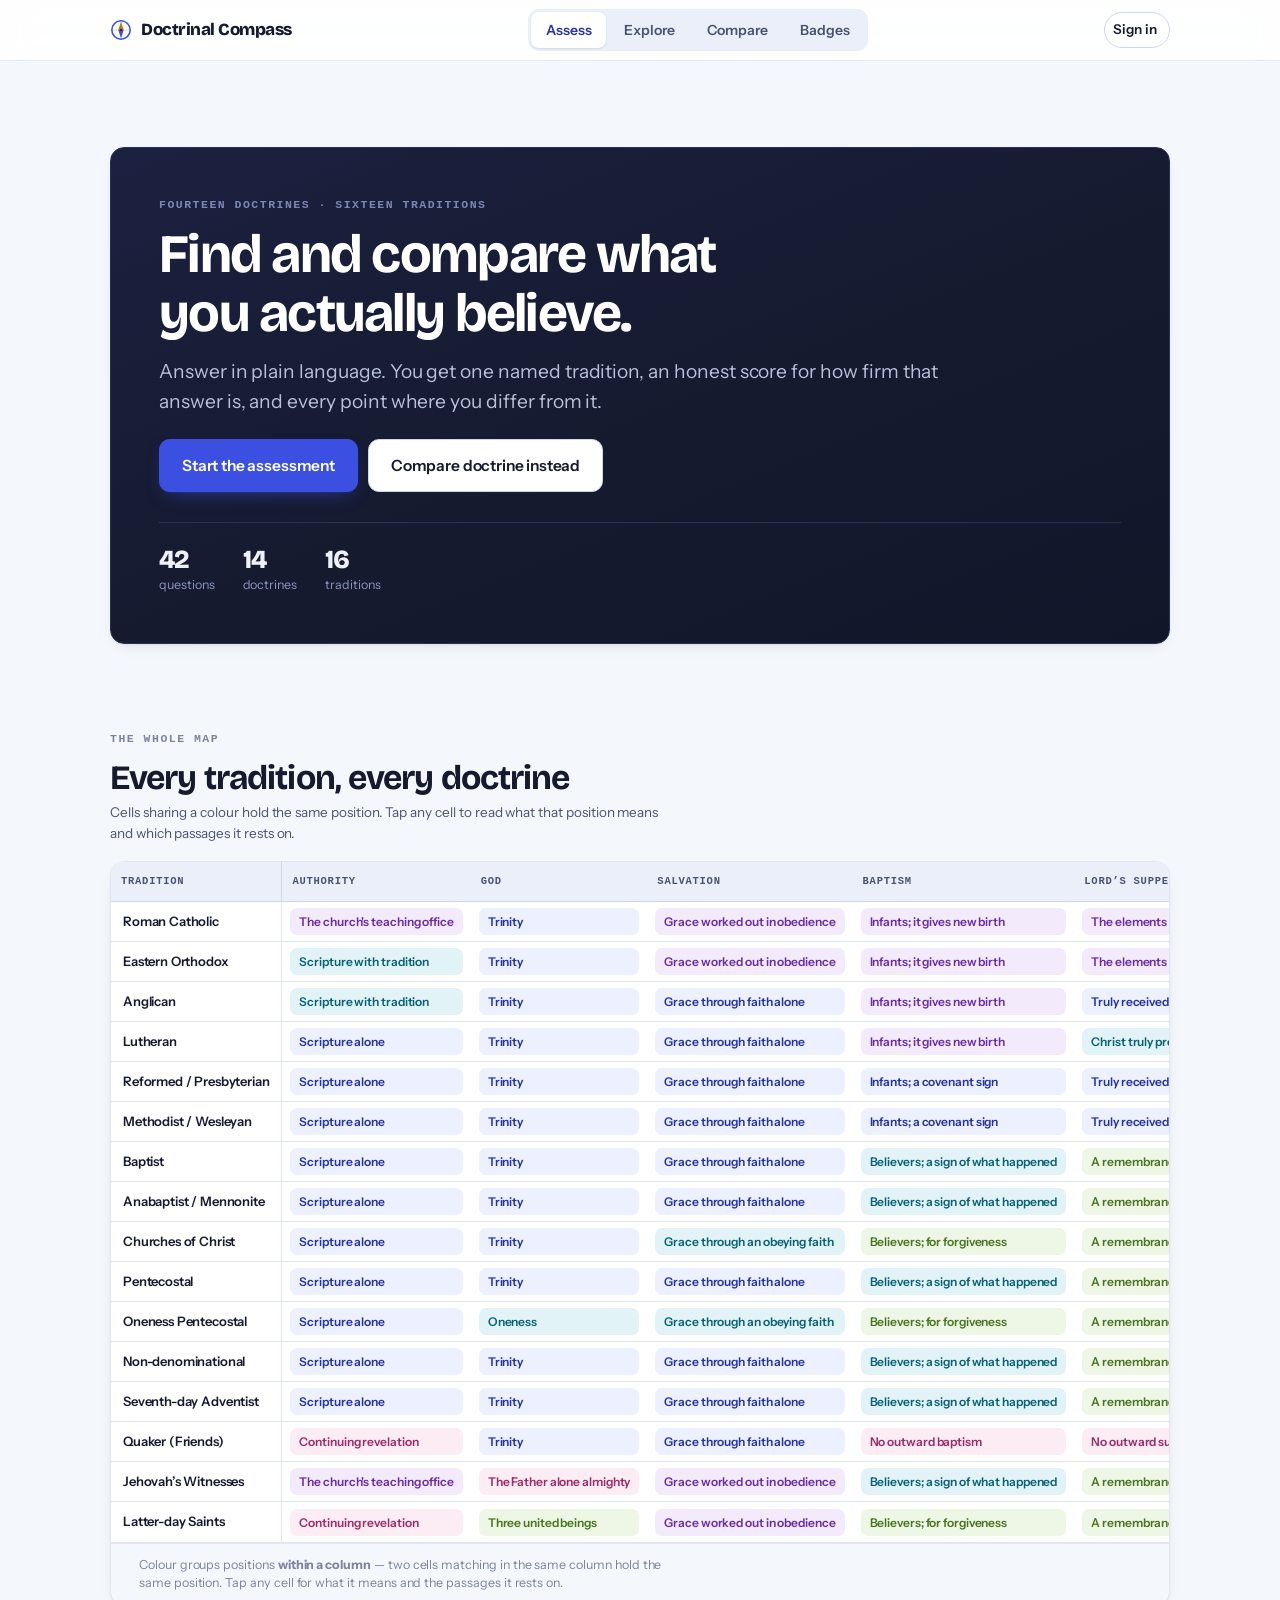
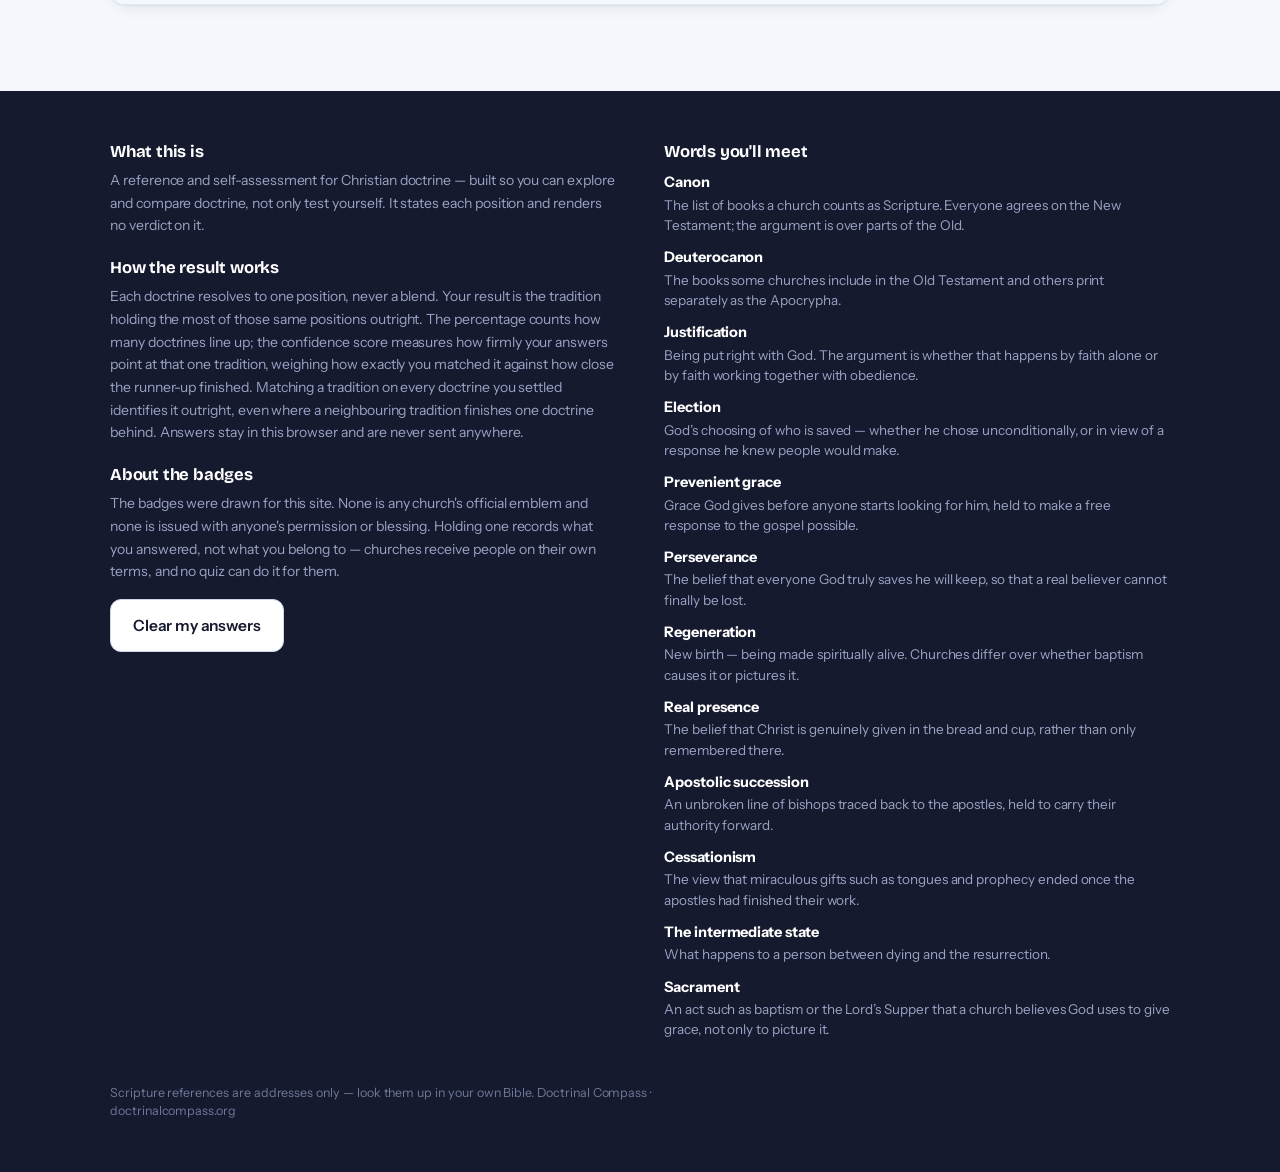
<file: public/index.html>
<!DOCTYPE html>
<html lang="en">
<head>
<meta charset="utf-8">
<meta name="viewport" content="width=device-width, initial-scale=1, viewport-fit=cover">
<title>Christian Denomination Test — Doctrinal Compass</title>
<meta name="description" content="A free reference and self-assessment for Christian doctrine. Compare what sixteen denominations teach, or take the test and find where you stand.">
<link rel="canonical" href="https://doctrinalcompass.org/">
<meta name="robots" content="index, follow, max-image-preview:large, max-snippet:-1">
<meta name="theme-color" content="#151A2E">
<meta name="author" content="Doctrinal Compass">

<!-- the mark Google shows beside the result. Needs to be a real file at a real
     URL: Google will not read an inline data: icon. -->
<link rel="icon" href="/favicon.svg" type="image/svg+xml">
<link rel="icon" href="/favicon-48.png" sizes="48x48" type="image/png">
<link rel="icon" href="/favicon-512.png" sizes="512x512" type="image/png">
<link rel="apple-touch-icon" href="/apple-touch-icon.png">

<!-- link previews -->
<meta property="og:type" content="website">
<meta property="og:site_name" content="Doctrinal Compass">
<meta property="og:locale" content="en_US">
<meta property="og:url" content="https://doctrinalcompass.org/">
<meta property="og:title" content="Christian Denomination Test — Doctrinal Compass">
<meta property="og:description" content="A free reference and self-assessment for Christian doctrine. Compare what sixteen denominations teach, or take the test and find where you stand.">
<meta property="og:image" content="https://doctrinalcompass.org/og-image.png">
<meta property="og:image:width" content="1200">
<meta property="og:image:height" content="630">
<meta property="og:image:alt" content="Doctrinal Compass — compare Christian doctrine across sixteen traditions">
<meta name="twitter:card" content="summary_large_image">
<meta name="twitter:title" content="Christian Denomination Test — Doctrinal Compass">
<meta name="twitter:description" content="A free reference and self-assessment for Christian doctrine. Compare what sixteen denominations teach, or take the test and find where you stand.">
<meta name="twitter:image" content="https://doctrinalcompass.org/og-image.png">

<!-- structured data: what this site is, in the form search engines parse.
     Nothing here is a claim the site does not already make on the page. -->
<script type="application/ld+json">
{
  "@context": "https://schema.org",
  "@graph": [
    {
      "@type": "WebSite",
      "@id": "https://doctrinalcompass.org/#website",
      "url": "https://doctrinalcompass.org/",
      "name": "Doctrinal Compass",
      "alternateName": "Christian Denomination Test",
      "description": "A free reference and self-assessment for Christian doctrine. Compare what sixteen denominations teach, or take the test and find where you stand.",
      "inLanguage": "en"
    },
    {
      "@type": "WebApplication",
      "@id": "https://doctrinalcompass.org/#app",
      "name": "Christian Denomination Test",
      "url": "https://doctrinalcompass.org/",
      "isPartOf": { "@id": "https://doctrinalcompass.org/#website" },
      "applicationCategory": "ReferenceApplication",
      "operatingSystem": "Any web browser",
      "browserRequirements": "Requires JavaScript",
      "description": "A 42-question self-assessment that names which of sixteen Christian traditions your answers land closest to, alongside a doctrine-by-doctrine comparison of all sixteen.",
      "offers": { "@type": "Offer", "price": "0", "priceCurrency": "USD" },
      "about": [
        { "@type": "Thing", "name": "Christian denominations" },
        { "@type": "Thing", "name": "Christian doctrine" },
        { "@type": "Thing", "name": "Comparative theology" }
      ]
    }
  ]
}
</script>
<link rel="preconnect" href="https://fonts.googleapis.com">
<link rel="preconnect" href="https://fonts.gstatic.com" crossorigin>
<link href="https://fonts.googleapis.com/css2?family=Bricolage+Grotesque:opsz,wght@12..96,600;12..96,700;12..96,800&family=Instrument+Sans:wght@400;500;600;700&display=swap" rel="stylesheet">
<style>
/* ============================================================
   DOCTRINAL COMPASS — tokens
   ============================================================ */
:root{
  /* surfaces + ink */
  --ink:#151A2E;
  --ink-2:#4B5372;
  --ink-3:#7C849E;
  --line:#E1E6F1;
  --line-2:#CED6E7;
  --paper:#FFFFFF;
  --wash:#F4F7FC;
  --wash-2:#EAEFF9;

  /* brand */
  --primary:#3B4FE0;
  --primary-deep:#2334A8;
  --primary-wash:#EDF0FE;
  --gold:#B8781A;
  --gold-wash:#FCF3E2;

  /* authority locus — categorical, not a scale */
  --auth-scripture:#3B4FE0;
  --auth-tradition:#0C8AA3;
  --auth-office:#8543C6;
  --auth-revelation:#BE3B82;

  /* agreement bands — ordered scale */
  --band-1:#0C7F58;
  --band-2:#5A932C;
  --band-3:#B8781A;
  --band-4:#CB6224;
  --band-5:#B93544;

  /* type */
  --display:'Bricolage Grotesque','Instrument Sans',system-ui,-apple-system,'Segoe UI',sans-serif;
  --body:'Instrument Sans',system-ui,-apple-system,'Segoe UI',Roboto,sans-serif;
  --mono:ui-monospace,SFMono-Regular,'SF Mono',Menlo,Consolas,monospace;

  /* metrics — every one fluid so phone-desktop-mode still scales */
  --wrap:1140px;
  --gutter:clamp(16px,4.2vw,40px);
  --pad-card:clamp(18px,3.6vw,28px);
  --gap:clamp(12px,2.4vw,20px);
  --sect:clamp(44px,7vw,86px);
  --r:14px;
  --r-sm:9px;
  --shadow:0 1px 2px rgba(21,26,46,.05),0 6px 18px -8px rgba(21,26,46,.14);
  --shadow-lg:0 2px 4px rgba(21,26,46,.06),0 18px 44px -18px rgba(21,26,46,.26);
}

*,*::before,*::after{box-sizing:border-box}
html{-webkit-text-size-adjust:100%}
body{
  margin:0;
  background:var(--wash);
  color:var(--ink);
  font-family:var(--body);
  font-size:clamp(15.5px,1.05vw + 13px,17.5px);
  line-height:1.62;
  letter-spacing:-.003em;
  -webkit-font-smoothing:antialiased;
}
img{max-width:100%;display:block}
button{font:inherit;color:inherit}
a{color:var(--primary-deep);text-decoration-thickness:1px;text-underline-offset:2px}

:focus-visible{outline:3px solid var(--primary);outline-offset:2px;border-radius:4px}

@media (prefers-reduced-motion:reduce){
  *{animation-duration:.01ms !important;transition-duration:.01ms !important;scroll-behavior:auto !important}
}

/* ---------- type ---------- */
h1,h2,h3,h4{font-family:var(--display);font-weight:700;line-height:1.1;letter-spacing:-.02em;margin:0}
h1{font-size:clamp(30px,6.4vw,54px);letter-spacing:-.032em}
h2{font-size:clamp(23px,3.4vw,34px);letter-spacing:-.026em}
h3{font-size:clamp(18px,1.9vw,22px);letter-spacing:-.018em}
h4{font-size:clamp(15.5px,1.3vw,17px);letter-spacing:-.012em}
p{margin:0 0 .85em;max-width:68ch}
p:last-child{margin-bottom:0}

.eyebrow{
  font-family:var(--mono);font-size:11.5px;font-weight:600;
  letter-spacing:.13em;text-transform:uppercase;color:var(--ink-3);
  margin:0 0 10px;
}
.lede{font-size:clamp(16.5px,1.5vw,19.5px);color:var(--ink-2);line-height:1.55;max-width:60ch}
.small{font-size:13.5px;line-height:1.5;color:var(--ink-2)}
.tiny{font-size:12.5px;line-height:1.45;color:var(--ink-3)}

/* caption that sits under every meter — says what is being measured */
.meter-caption{
  font-size:12.5px;line-height:1.4;color:var(--ink-3);
  margin-top:6px;max-width:46ch;
}

/* ---------- layout ---------- */
.wrap{width:100%;max-width:var(--wrap);margin-inline:auto;padding-inline:var(--gutter)}
.stack>*+*{margin-top:var(--gap)}
.section{padding-block:var(--sect)}
.hr{height:1px;background:var(--line);border:0;margin:0}

.grid{display:grid;gap:var(--gap)}
@media (min-width:660px){ .g-2{grid-template-columns:repeat(2,1fr)} }
@media (min-width:960px){ .g-3{grid-template-columns:repeat(3,1fr)} .g-2{grid-template-columns:repeat(2,1fr)} }

/* ---------- header ---------- */
.site-head{
  position:sticky;top:0;z-index:60;
  background:rgba(255,255,255,.88);
  backdrop-filter:saturate(180%) blur(14px);
  -webkit-backdrop-filter:saturate(180%) blur(14px);
  border-bottom:1px solid var(--line);
}
.head-row{display:flex;align-items:center;gap:10px;height:60px}
@media (max-width:560px){ .brand span{display:none} }
@media (max-width:400px){ .tab{padding:7px 8px;font-size:13px} }
.brand{display:flex;align-items:center;gap:9px;font-family:var(--display);font-weight:800;font-size:17px;letter-spacing:-.028em;text-decoration:none;color:var(--ink);white-space:nowrap}
.brand-mark{width:22px;height:22px;flex:none}

.tabs{display:flex;gap:3px;background:var(--wash-2);padding:3px;border-radius:11px;margin-inline:auto}
.tab{
  appearance:none;border:0;background:transparent;cursor:pointer;
  padding:7px clamp(7px,1.5vw,15px);border-radius:8px;white-space:nowrap;
  font-size:14px;font-weight:600;color:var(--ink-2);letter-spacing:-.01em;
  transition:background .15s,color .15s;
}
.tab:hover{color:var(--ink)}
.tab[aria-selected="true"]{background:var(--paper);color:var(--primary-deep);box-shadow:0 1px 2px rgba(21,26,46,.1)}

/* ---------- cards ---------- */
.card{
  background:var(--paper);border:1px solid var(--line);border-radius:var(--r);
  padding:var(--pad-card);box-shadow:var(--shadow);
}
.card-tight{padding:clamp(14px,2.6vw,20px)}
.card-dark{
  background:linear-gradient(158deg,#1B2140 0%,#151A2E 58%,#111629 100%);
  border:1px solid #2A3157;color:#EEF1FA;
}
.card-dark h1,.card-dark h2,.card-dark h3{color:#fff}
.card-dark .lede,.card-dark p{color:#B9C1DA}
.card-dark .eyebrow{color:#7C88B4}

/* ---------- buttons ---------- */
.btn{
  display:inline-flex;align-items:center;justify-content:center;gap:8px;
  padding:13px 22px;border-radius:11px;border:1px solid transparent;
  font-weight:600;font-size:15.5px;letter-spacing:-.01em;
  cursor:pointer;text-decoration:none;transition:transform .12s,background .15s,border-color .15s;
  min-height:46px;
}
.btn:active{transform:translateY(1px)}
.btn-primary{background:var(--primary);color:#fff;box-shadow:0 1px 2px rgba(35,52,168,.3),0 8px 20px -10px rgba(59,79,224,.7)}
.btn-primary:hover{background:var(--primary-deep)}
.btn-ghost{background:var(--paper);border-color:var(--line-2);color:var(--ink)}
.btn-ghost:hover{border-color:var(--ink-3);background:var(--wash)}
.btn-quiet{background:transparent;border-color:transparent;color:var(--ink-2);padding:9px 12px;min-height:38px;font-size:14px}
.btn-quiet:hover{background:var(--wash-2);color:var(--ink)}
.btn-row{display:flex;flex-wrap:wrap;gap:10px}
.btn-block{width:100%}

/* ---------- chips + pills ---------- */
.pill{
  display:inline-flex;align-items:center;gap:6px;
  padding:4px 10px;border-radius:999px;font-size:12.5px;font-weight:600;
  background:var(--wash-2);color:var(--ink-2);white-space:nowrap;
}
.pill-dot{width:7px;height:7px;border-radius:50%;flex:none;background:currentColor}

/* authority pill takes its colour from the locus */
.pill-auth{background:color-mix(in srgb,currentColor 11%,transparent)}

/* ---------- the authority mark (labelled, not a bare square) ---------- */
.auth-mark{display:flex;gap:3px;align-items:center}
.auth-seg{height:8px;flex:1;border-radius:2px;background:var(--line-2)}
.auth-seg.on{background:currentColor}

/* ---------- agreement band meter ---------- */
.band{display:flex;align-items:center;gap:9px;flex-wrap:wrap}
.band-dots{display:flex;gap:4px}
.band-dot{width:9px;height:9px;border-radius:50%;background:var(--line-2)}
.band-dot.on{background:currentColor}
.band-name{font-weight:700;font-size:14.5px;letter-spacing:-.012em}
.band-count{font-family:var(--mono);font-size:12.5px;color:var(--ink-3);font-weight:600}

/* ---------- matrix (the signature element) ---------- */
.matrix-shell{
  border:1px solid var(--line);border-radius:var(--r);background:var(--paper);
  overflow:hidden;box-shadow:var(--shadow);
}
.matrix-scroll{overflow-x:auto;-webkit-overflow-scrolling:touch;scrollbar-width:thin}
table.matrix{border-collapse:separate;border-spacing:0;width:max-content;min-width:100%;font-size:13px}
table.matrix th,table.matrix td{padding:0;text-align:left}
table.matrix thead th{
  position:sticky;top:0;z-index:3;background:var(--wash-2);
  font-family:var(--mono);font-size:10.5px;font-weight:700;letter-spacing:.07em;text-transform:uppercase;
  color:var(--ink-2);padding:11px 10px;border-bottom:1px solid var(--line-2);
  white-space:nowrap;
}
table.matrix tbody th{
  position:sticky;left:0;z-index:2;background:var(--paper);
  padding:9px 12px;font-weight:600;font-size:13px;white-space:nowrap;
  border-right:1px solid var(--line);border-bottom:1px solid var(--line);
  text-align:left;letter-spacing:-.012em;
}
table.matrix thead th:first-child{left:0;z-index:4;background:var(--wash-2);border-right:1px solid var(--line-2)}
table.matrix tbody td{border-bottom:1px solid var(--line);padding:6px 8px;vertical-align:middle}
table.matrix tbody tr:hover th,table.matrix tbody tr:hover td{background:var(--wash)}
.cell{
  display:block;width:100%;text-align:left;border:0;cursor:pointer;
  padding:6px 9px;border-radius:7px;font-size:12px;font-weight:600;line-height:1.25;
  letter-spacing:-.008em;min-width:104px;
  transition:filter .12s;
}
.cell:hover{filter:brightness(.94)}
.matrix-legend{display:flex;flex-wrap:wrap;gap:8px 16px;padding:12px var(--pad-card);border-top:1px solid var(--line);background:var(--wash)}
.scroll-hint{
  font-family:var(--mono);font-size:11px;letter-spacing:.06em;text-transform:uppercase;
  color:var(--ink-3);padding:9px var(--pad-card) 0;
}
@media (min-width:900px){ .scroll-hint{display:none} }

/* ---------- question flow ---------- */
.q-progress{height:5px;background:var(--wash-2);border-radius:99px;overflow:hidden}
.q-progress-fill{height:100%;background:var(--primary);border-radius:99px;transition:width .3s ease}
.opt{
  display:flex;gap:12px;align-items:flex-start;width:100%;text-align:left;
  padding:14px 16px;border-radius:11px;border:1.5px solid var(--line);
  background:var(--paper);cursor:pointer;transition:border-color .13s,background .13s;
  font-size:15.5px;line-height:1.45;letter-spacing:-.008em;
}
.opt:hover{border-color:var(--line-2);background:var(--wash)}
.opt[aria-pressed="true"]{border-color:var(--primary);background:var(--primary-wash);box-shadow:inset 0 0 0 1px var(--primary)}
.opt-key{
  flex:none;width:24px;height:24px;border-radius:7px;background:var(--wash-2);
  display:grid;place-items:center;font-family:var(--mono);font-size:11.5px;font-weight:700;color:var(--ink-2);
  margin-top:1px;
}
.opt[aria-pressed="true"] .opt-key{background:var(--primary);color:#fff}
.opt-list{display:grid;gap:9px}

details.defn{border-top:1px dashed var(--line-2);margin-top:14px;padding-top:12px}
details.defn summary{
  cursor:pointer;font-size:13.5px;font-weight:600;color:var(--primary-deep);
  list-style:none;display:inline-flex;align-items:center;gap:6px;
}
details.defn summary::-webkit-details-marker{display:none}
details.defn summary::before{content:'+';font-family:var(--mono);font-weight:700}
details.defn[open] summary::before{content:'–'}
details.defn .body{font-size:14px;color:var(--ink-2);margin-top:9px;line-height:1.55}

/* ---------- result ---------- */
.verdict{
  font-family:var(--display);font-weight:800;
  font-size:clamp(28px,6vw,46px);line-height:1.05;letter-spacing:-.032em;color:#fff;
  margin:6px 0 0;
}
.axis-row{
  display:grid;grid-template-columns:auto 1fr;gap:12px;align-items:start;
  padding:13px 0;border-bottom:1px solid var(--line);
}
.axis-row:last-child{border-bottom:0}
.tick{
  width:22px;height:22px;border-radius:7px;display:grid;place-items:center;
  font-size:13px;font-weight:800;flex:none;margin-top:1px;
}
.tick.yes{background:#E4F4EC;color:var(--band-1)}
.tick.no{background:#FBE9EA;color:var(--band-5)}
@media (min-width:700px){
  .axis-row{grid-template-columns:auto 200px 1fr;align-items:center}
}

/* ---------- compare ---------- */
.cmp-head{display:grid;gap:var(--gap)}
@media (min-width:660px){ .cmp-head{grid-template-columns:1fr 1fr} }
.select{
  width:100%;padding:12px 14px;border-radius:11px;border:1.5px solid var(--line-2);
  background:var(--paper);font-size:15.5px;font-weight:600;color:var(--ink);
  appearance:none;background-image:url("data:image/svg+xml,%3Csvg xmlns='http://www.w3.org/2000/svg' width='12' height='8' viewBox='0 0 12 8'%3E%3Cpath d='M1 1l5 5 5-5' stroke='%237C849E' stroke-width='2' fill='none' stroke-linecap='round'/%3E%3C/svg%3E");
  background-repeat:no-repeat;background-position:right 14px center;padding-right:38px;
}
.cmp-row{
  display:grid;gap:6px 14px;padding:16px 0;border-bottom:1px solid var(--line);
  grid-template-columns:1fr;
}
.cmp-row:last-child{border-bottom:0}
@media (min-width:700px){ .cmp-row{grid-template-columns:180px 1fr 1fr;align-items:start} }
.cmp-axis{font-weight:700;font-size:14.5px;letter-spacing:-.014em}
.cmp-side{padding:11px 13px;border-radius:10px;background:var(--wash);border:1px solid var(--line)}
.cmp-side.same{background:#EDF7F2;border-color:#C9E6D8}
.cmp-side-name{font-family:var(--mono);font-size:10.5px;font-weight:700;letter-spacing:.08em;text-transform:uppercase;color:var(--ink-3);margin-bottom:4px}
.cmp-pos{font-weight:700;font-size:14.5px;letter-spacing:-.012em;margin-bottom:3px}
@media (min-width:700px){ .cmp-side-name{display:none} }

/* ---------- tradition list ---------- */
.trad-card{
  display:block;width:100%;text-align:left;cursor:pointer;
  background:var(--paper);border:1px solid var(--line);border-radius:var(--r);
  padding:clamp(15px,2.6vw,20px);box-shadow:var(--shadow);
  transition:border-color .14s,transform .14s,box-shadow .14s;
}
.trad-card:hover{border-color:var(--line-2);transform:translateY(-1px);box-shadow:var(--shadow-lg)}
.trad-name{font-family:var(--display);font-weight:700;font-size:17.5px;letter-spacing:-.02em;margin-bottom:5px}

/* ---------- panel (cell + tradition detail) ---------- */
.panel-back{
  position:fixed;inset:0;z-index:90;background:rgba(21,26,46,.45);
  display:grid;place-items:end center;padding:0;
}
.panel{
  background:var(--paper);width:100%;max-width:640px;
  border-radius:18px 18px 0 0;max-height:88vh;overflow-y:auto;
  padding:var(--pad-card) var(--pad-card) calc(var(--pad-card) + env(safe-area-inset-bottom));
  box-shadow:var(--shadow-lg);
}
@media (min-width:660px){
  .panel-back{place-items:center}
  .panel{border-radius:16px;max-height:82vh}
}
.panel-grab{width:38px;height:4px;border-radius:99px;background:var(--line-2);margin:0 auto 14px}
@media (min-width:660px){ .panel-grab{display:none} }

/* ---------- misc ---------- */
.stat-strip{display:flex;flex-wrap:wrap;gap:10px 28px}
.stat-n{font-family:var(--display);font-weight:800;font-size:26px;letter-spacing:-.03em;line-height:1}
.stat-l{font-size:12.5px;color:var(--ink-3);margin-top:2px}
.card-dark .stat-l{color:#8B95BE}
.hidden{display:none !important}
.sr{position:absolute;width:1px;height:1px;padding:0;margin:-1px;overflow:hidden;clip:rect(0,0,0,1px);white-space:nowrap;border:0}
.scripture{font-family:var(--mono);font-size:12.5px;color:var(--ink-3);letter-spacing:-.01em;line-height:1.55}
.site-foot{background:var(--ink);color:#9AA3C4;padding-block:clamp(30px,5vw,52px);font-size:14px}
.site-foot a{color:#C3CBE6}
.site-foot h4{color:#fff;margin-bottom:8px}

/* ---------- badges ---------- */
.badge-svg{display:block;height:auto}
.badge-hold{display:flex;gap:clamp(14px,3vw,26px);align-items:center;flex-wrap:wrap}
.badge-hold .badge-svg{flex:none}
.badge-unclaimed{opacity:.55}
.badge-slot{
  display:flex;gap:16px;align-items:center;width:100%;text-align:left;cursor:pointer;
  background:var(--paper);border:1px solid var(--line);border-radius:var(--r);
  padding:clamp(14px,2.4vw,20px);box-shadow:var(--shadow);
  transition:border-color .14s,box-shadow .14s;
}
.badge-slot:hover{border-color:var(--line-2);box-shadow:var(--shadow-lg)}
.badge-claimed-tag{
  display:inline-flex;align-items:center;gap:6px;padding:3px 9px;border-radius:999px;
  font-family:var(--mono);font-size:10.5px;font-weight:700;letter-spacing:.08em;text-transform:uppercase;
  background:var(--gold-wash);color:var(--gold);
}

/* ---------- confidence ---------- */
.conf{margin-top:18px}
.conf-top{display:flex;align-items:baseline;gap:10px;flex-wrap:wrap}
.conf-n{font-family:var(--display);font-weight:800;font-size:24px;letter-spacing:-.03em;line-height:1}
.conf-name{font-weight:700;font-size:14.5px;letter-spacing:-.012em}
.conf-bar{height:8px;border-radius:99px;background:var(--wash-2);overflow:hidden;margin-top:9px}
.card-dark .conf-bar{background:#2A3157}
.conf-fill{height:100%;border-radius:99px;background:currentColor;transition:width .5s ease}
.conf-why{margin-top:12px;display:grid;gap:6px}
.conf-why li{display:flex;gap:8px;align-items:flex-start;font-size:13.5px;line-height:1.45;list-style:none}
.conf-why .m{flex:none;font-family:var(--mono);font-weight:700;font-size:13px;line-height:1.35}

/* ---------- the gap: where you and a tradition differ ---------- */
.db-card{border:1px solid var(--line);border-radius:12px;padding:15px 16px;background:var(--paper)}
.db-sides{display:grid;gap:10px;margin:11px 0 0}
@media (min-width:640px){ .db-sides{grid-template-columns:1fr 1fr} }
.db-side{padding:10px 12px;border-radius:9px;background:var(--wash);border:1px solid var(--line)}
.db-side.mine{background:var(--primary-wash);border-color:#C9D2FB}
.db-label{font-family:var(--mono);font-size:10.5px;font-weight:700;letter-spacing:.08em;text-transform:uppercase;color:var(--ink-3);margin-bottom:3px}
.db-pos{font-weight:700;font-size:14.5px;letter-spacing:-.012em;margin-bottom:3px}
.db-out{margin-top:16px;padding:14px 16px;border-radius:12px;background:var(--wash-2);border:1px solid var(--line-2)}

/* ---------- ranked rows ---------- */
.rank-row{display:flex;gap:14px;align-items:center;flex-wrap:wrap;padding:11px 0;border-bottom:1px solid var(--line)}
.rank-row:last-child{border-bottom:0}
.rank-pct{font-family:var(--display);font-weight:800;font-size:19px;letter-spacing:-.028em;min-width:52px}

/* ---------- authority profile: four independent measures ---------- */
.auth-grid{display:grid;gap:9px}
.auth-row{display:grid;grid-template-columns:clamp(88px,26%,116px) 1fr auto;gap:10px;align-items:center}
.auth-label{font-size:13px;font-weight:600;letter-spacing:-.012em;color:var(--ink-2);line-height:1.25}
.auth-track{height:11px;border-radius:99px;background:var(--wash-2);overflow:hidden;position:relative}
.card-dark .auth-track{background:#2A3157}
.auth-fill{display:block;height:100%;border-radius:99px;background:currentColor;transition:width .4s ease}
.auth-fill.none{background:repeating-linear-gradient(135deg,var(--line-2) 0 3px,transparent 3px 6px)}
.auth-value{font-size:12px;font-weight:700;letter-spacing:-.008em;white-space:nowrap;min-width:82px;text-align:right}
.auth-value.none{color:var(--ink-3);font-weight:600}
.auth-legend{display:flex;flex-wrap:wrap;gap:4px 12px;margin-top:9px}
.auth-legend span{font-family:var(--mono);font-size:10.5px;letter-spacing:.05em;text-transform:uppercase;color:var(--ink-3)}
@media (max-width:430px){
  .auth-row{grid-template-columns:1fr auto;gap:4px 10px}
  .auth-track{grid-column:1/-1;order:3}
}

/* ---------- nav badge + dropdown ---------- */
.acct-host{position:relative;display:flex;align-items:center;flex:none}
.nav-pop{
  position:absolute;top:calc(100% + 9px);right:0;z-index:80;width:min(310px,calc(100vw - 28px));
  background:var(--paper);border:1px solid var(--line);border-radius:14px;
  box-shadow:var(--shadow-lg);padding:16px;
}
.nav-pop h4{margin-bottom:4px}
.nav-pop .btn{margin-top:12px}
.blank-badge{opacity:.5}

/* ---------- owned: the badge is claimed, so it is stated, not scored ---------- */
.owned-chip{
  display:inline-flex;align-items:center;gap:6px;padding:5px 11px;border-radius:999px;
  background:var(--primary-wash);color:var(--primary);border:1px solid #C9D2FB;
  font-family:var(--mono);font-size:10.5px;font-weight:700;letter-spacing:.08em;text-transform:uppercase;
}
.card-dark .owned-chip{background:#232A4E;border-color:#38427A;color:#B9C1FF}
.rank-yours{
  font-family:var(--mono);font-size:11px;font-weight:700;letter-spacing:.08em;text-transform:uppercase;
  color:var(--primary);min-width:52px;
}
.retake-note{margin-top:14px;padding:14px 16px;border-radius:12px;background:#FBEDE4;border:1px solid #F0CDB2}

/* ---------- account + badges ---------- */
.acct-btn{
  appearance:none;border:1px solid var(--line-2);background:var(--paper);cursor:pointer;
  padding:6px 12px 6px 8px;border-radius:99px;display:flex;align-items:center;gap:7px;
  font-size:13.5px;font-weight:600;color:var(--ink);max-width:170px;
  transition:border-color .14s,background .14s;
}
.acct-btn:hover{border-color:var(--ink-3);background:var(--wash)}
.acct-btn .who{overflow:hidden;text-overflow:ellipsis;white-space:nowrap}
.acct-dot{width:24px;height:24px;border-radius:50%;flex:none;display:grid;place-items:center;
  background:var(--primary-wash);color:var(--primary-deep);font-family:var(--mono);font-size:11px;font-weight:700}
.field{margin-bottom:11px}
.field label{display:block;font-family:var(--mono);font-size:10.5px;font-weight:700;letter-spacing:.08em;
  text-transform:uppercase;color:var(--ink-3);margin-bottom:5px}
.field input{
  width:100%;padding:11px 13px;border-radius:10px;border:1.5px solid var(--line-2);
  background:var(--paper);font:inherit;font-size:15.5px;color:var(--ink);
}
.field input:focus{border-color:var(--primary);outline:none}
.field .hint{font-size:12px;color:var(--ink-3);margin-top:4px}
.form-err{background:#FBE9EA;border:1px solid #F2C9CD;color:#8E2531;padding:10px 12px;
  border-radius:9px;font-size:13.5px;margin-bottom:12px}
.form-ok{background:#E4F4EC;border:1px solid #BEE3D2;color:#0A6448;padding:10px 12px;
  border-radius:9px;font-size:13.5px;margin-bottom:12px}
.code-box{
  font-family:var(--mono);font-size:clamp(24px,6vw,32px);font-weight:700;letter-spacing:.22em;
  color:var(--primary-deep);background:var(--primary-wash);border:1px dashed #B9C4FA;
  border-radius:12px;padding:14px 10px;text-align:center;margin:10px 0;
}
.coll-grid{display:grid;gap:var(--gap);grid-template-columns:repeat(auto-fill,minmax(150px,1fr))}
.coll-card{
  background:var(--paper);border:1px solid var(--line);border-radius:var(--r);
  padding:16px 14px;box-shadow:var(--shadow);text-align:center;cursor:pointer;width:100%;
  transition:border-color .14s,box-shadow .14s;
}
.coll-card:hover{border-color:var(--line-2);box-shadow:var(--shadow-lg)}
.coll-card .badge-svg{margin:0 auto}
.coll-count{
  display:inline-flex;align-items:center;justify-content:center;min-width:22px;height:22px;padding:0 6px;
  border-radius:99px;background:var(--ink);color:#fff;font-family:var(--mono);font-size:11.5px;font-weight:700;
  margin-left:6px;vertical-align:middle;
}
.coll-from{margin-top:10px;padding-top:10px;border-top:1px dashed var(--line-2);text-align:left}
.coll-from div{font-size:13px;color:var(--ink-2);padding:3px 0}
.empty-note{border:1px dashed var(--line-2);border-radius:var(--r);padding:clamp(20px,4vw,32px);
  text-align:center;background:var(--paper)}
</style>
</head>
<body>

<header class="site-head">
  <div class="wrap head-row">
    <a class="brand" href="#assess">
      <svg class="brand-mark" viewBox="0 0 24 24" fill="none" aria-hidden="true">
        <path d="M12 2.3V21.7M2.3 12H21.7" stroke="#CED6E7" stroke-width="1"/>
        <circle cx="12" cy="12" r="10" stroke="#3B4FE0" stroke-width="1.7"/>
        <path d="M12 3.1 15 12 9 12Z" fill="#B8781A"/>
        <path d="M12 20.9 15 12 9 12Z" fill="#3B4FE0"/>
        <circle cx="12" cy="12" r="1.15" fill="#151A2E"/>
      </svg>
      <span>Doctrinal Compass</span>
    </a>
    <nav class="tabs" role="tablist" aria-label="Sections">
      <button class="tab" role="tab" id="tab-assess"  aria-selected="true"  data-view="assess">Assess</button>
      <button class="tab" role="tab" id="tab-explore" aria-selected="false" data-view="explore">Explore</button>
      <button class="tab" role="tab" id="tab-compare" aria-selected="false" data-view="compare">Compare</button>
      <button class="tab" role="tab" id="tab-badges"  aria-selected="false" data-view="badges">Badges</button>
    </nav>
    <div class="acct-host" id="account-host"></div>
  </div>
</header>

<main>

<!-- ============================ ASSESS ============================ -->
<section id="view-assess" class="view" role="tabpanel" aria-labelledby="tab-assess">

  <!-- start screen -->
  <div id="assess-start">
    <div class="wrap section">
      <div class="card card-dark" style="padding:clamp(24px,4.6vw,48px)">
        <p class="eyebrow">Fourteen doctrines · Sixteen traditions</p>
        <h1>Find and compare what<br>you actually believe.</h1>
        <p class="lede" style="margin-top:14px">Answer in plain language. You get one named tradition, an honest
        score for how firm that answer is, and every point where you differ from it.</p>
        <div class="btn-row" style="margin-top:22px">
          <button class="btn btn-primary" id="btn-start">Start the assessment</button>
          <button class="btn btn-ghost" data-goto="compare">Compare doctrine instead</button>
        </div>
        <div class="stat-strip" style="margin-top:30px;padding-top:24px;border-top:1px solid #2A3157">
          <div><div class="stat-n">42</div><div class="stat-l">questions</div></div>
          <div><div class="stat-n">14</div><div class="stat-l">doctrines</div></div>
          <div><div class="stat-n">16</div><div class="stat-l">traditions</div></div>
        </div>
      </div>
    </div>

    <div class="wrap" style="padding-bottom:var(--sect)">
      <p class="eyebrow">The whole map</p>
      <h2 style="margin-bottom:6px">Every tradition, every doctrine</h2>
      <p class="small" style="margin-bottom:18px;max-width:62ch">Cells sharing a colour hold the same position.
      Tap any cell to read what that position means and which passages it rests on.</p>
      <div id="home-matrix"></div>
    </div>
  </div>

  <!-- question flow -->
  <div id="assess-quiz" class="hidden">
    <div class="wrap section" style="max-width:760px">
      <div style="display:flex;align-items:center;gap:14px;margin-bottom:8px">
        <span class="eyebrow" id="q-counter" style="margin:0"></span>
        <button class="btn btn-quiet" id="btn-quit" style="margin-left:auto">Save &amp; exit</button>
      </div>
      <div class="q-progress"><div class="q-progress-fill" id="q-fill" style="width:0%"></div></div>

      <div class="card" style="margin-top:22px">
        <p class="eyebrow" id="q-axis"></p>
        <h2 id="q-text" style="margin-bottom:18px"></h2>
        <div class="opt-list" id="q-options"></div>
        <div id="q-defn"></div>
      </div>

      <div class="btn-row" style="margin-top:18px">
        <button class="btn btn-ghost" id="btn-back">Back</button>
        <button class="btn btn-quiet" id="btn-skip">Not sure — skip</button>
      </div>
    </div>
  </div>

  <!-- result -->
  <div id="assess-result" class="hidden">
    <div class="wrap section">
      <div class="card card-dark" style="padding:clamp(24px,4.6vw,44px)">
        <p class="eyebrow">Your result</p>
        <h1 class="verdict" id="res-name"></h1>
        <p class="lede" id="res-line" style="margin-top:14px"></p>
        <div id="res-tie" class="hidden" style="margin-top:16px;padding:13px 15px;background:#232A4E;border-radius:11px">
          <p class="small" id="res-tie-text" style="color:#C3CBE6"></p>
        </div>
        <div id="res-conf" style="margin-top:20px;padding-top:20px;border-top:1px solid #2A3157"></div>
        <div class="btn-row" style="margin-top:24px">
          <button class="btn btn-ghost" data-goto="compare">Compare doctrine side by side</button>
          <button class="btn btn-quiet" id="btn-retake" style="color:#B9C1DA">Retake</button>
        </div>
      </div>

      <div class="card" id="res-badge-card" style="margin-top:var(--gap)">
        <p class="eyebrow">Your doctrine badge</p>
        <h3 style="margin-bottom:4px">Something to mark where you landed</h3>
        <p class="meter-caption" style="margin-bottom:16px">A badge records what you believe, not what you belong to.
        Nobody joins a church by taking a quiz. You can hold one at a time, and swap it whenever you like.</p>
        <div id="res-badge"></div>
      </div>

      <div class="card" style="margin-top:var(--gap)">
        <p class="eyebrow" id="res-axes-eyebrow">Doctrine by doctrine</p>
        <h3 style="margin-bottom:4px" id="res-axes-h">Where you match, and where you don't</h3>
        <p class="meter-caption" style="margin-bottom:10px" id="res-axes-cap">Your settled position on each doctrine, set against
        the one named above. A cross is a real disagreement, not a near miss.</p>
        <div id="res-axes"></div>
      </div>

      <div class="card hidden" id="res-db-card" style="margin-top:var(--gap)">
        <p class="eyebrow">The gap</p>
        <h3 style="margin-bottom:4px">Where you and this tradition part company</h3>
        <p class="meter-caption" style="margin-bottom:18px">Each one below is a doctrine where your answers and this
        tradition genuinely differ, in plain words on both sides. Read them before you claim the badge. If one of
        them doesn't sound like you, that is nearly always a question that was read a different way than it was
        meant &mdash; and the fix is to answer again, not to carry an asterisk around.</p>
        <div id="res-db" class="stack" style="--gap:12px"></div>
        <div id="res-db-out"></div>
      </div>

      <div class="card" style="margin-top:var(--gap)">
        <p class="eyebrow">Everyone else</p>
        <h3 style="margin-bottom:4px">How the other fifteen line up</h3>
        <p class="meter-caption" style="margin-bottom:14px" id="res-rank-cap">The percentage is how many of the doctrines you settled
        line up with that tradition — a measure of overlap, not a claim that you are part of it.</p>
        <div id="res-rank" class="stack"></div>
      </div>
    </div>
  </div>
</section>

<!-- ============================ EXPLORE ============================ -->
<section id="view-explore" class="view hidden" role="tabpanel" aria-labelledby="tab-explore">
  <div class="wrap section">
    <p class="eyebrow">Explore</p>
    <h2 style="margin-bottom:6px">Sixteen traditions</h2>
    <p class="lede" style="margin-bottom:6px">Each one stated the way someone inside it would state it.</p>
    <p class="meter-caption" style="margin-bottom:22px">Each card rates four sources of authority separately, so you
    can see not just where a tradition lands but what it actually leans on.</p>
    <div id="explore-grid" class="grid g-2 g-3"></div>
  </div>
</section>

<!-- ============================ COMPARE ============================ -->
<section id="view-compare" class="view hidden" role="tabpanel" aria-labelledby="tab-compare">
  <div class="wrap section">
    <p class="eyebrow">Compare</p>
    <h2 style="margin-bottom:6px">Doctrine, side by side</h2>
    <p class="lede" style="margin-bottom:22px">Two traditions set against each other doctrine by doctrine. Your own
    answers play no part in it, and you don't need to have taken the assessment.</p>

    <div class="cmp-head">
      <div>
        <label class="eyebrow" for="cmp-a">First tradition</label>
        <select class="select" id="cmp-a"></select>
      </div>
      <div>
        <label class="eyebrow" for="cmp-b">Second tradition</label>
        <select class="select" id="cmp-b"></select>
      </div>
    </div>

    <div class="card" id="cmp-summary" style="margin-top:var(--gap)"></div>
    <div class="card" id="cmp-table-card" style="margin-top:var(--gap)">
      <div id="cmp-table"></div>
    </div>

    <div style="margin-top:var(--sect)">
      <p class="eyebrow">All sixteen</p>
      <h2 style="margin-bottom:6px">The full map</h2>
      <p class="meter-caption" style="margin-bottom:18px">Every tradition against every doctrine. Matching colours
      down a column mean the same position, stated the same way.</p>
      <div id="full-matrix"></div>
    </div>
  </div>
</section>

<!-- ============================ BADGES ============================ -->
<section id="view-badges" class="view hidden" role="tabpanel" aria-labelledby="tab-badges">
  <div class="wrap section">
    <p class="eyebrow">Badges</p>
    <h2 style="margin-bottom:6px">Your badge, and the ones you've collected</h2>
    <p class="lede" style="margin-bottom:6px">A badge marks what someone believes, not what they belong to.</p>
    <p class="meter-caption" style="margin-bottom:24px">Trade with a friend and you each end up holding the other's
    badge. You keep one badge from each person — trade with them again and it updates to whatever they're wearing now.</p>

    <div id="badges-mine"></div>
    <div id="badges-trade" style="margin-top:var(--gap)"></div>
    <div id="badges-coll" style="margin-top:var(--gap)"></div>
  </div>
</section>

</main>

<footer class="site-foot">
  <div class="wrap">
    <div class="grid g-2" style="gap:clamp(24px,4vw,48px)">
      <div>
        <h4>What this is</h4>
        <p style="color:#9AA3C4">A reference and self-assessment for Christian doctrine — built so you can explore
        and compare doctrine, not only test yourself. It states each position and renders no verdict on it.</p>
        <h4 style="margin-top:22px">How the result works</h4>
        <p style="color:#9AA3C4">Each doctrine resolves to one position, never a blend. Your result is the tradition
        holding the most of those same positions outright. The percentage counts how many doctrines line up; the
        confidence score measures how firmly your answers point at that one tradition, weighing how exactly you
        matched it against how close the runner-up finished. Matching a tradition on every doctrine you settled
        identifies it outright, even where a neighbouring tradition finishes one doctrine behind. Answers stay in this browser and are never sent anywhere.</p>
        <h4 style="margin-top:22px">About the badges</h4>
        <p style="color:#9AA3C4">The badges were drawn for this site. None is any church's official emblem and none
        is issued with anyone's permission or blessing. Holding one records what you answered, not what you belong
        to — churches receive people on their own terms, and no quiz can do it for them.</p>
        <div class="btn-row" style="margin-top:16px">
          <button class="btn btn-ghost" id="btn-clear">Clear my answers</button>
        </div>
      </div>
      <div>
        <h4>Words you'll meet</h4>
        <div id="glossary" class="stack" style="--gap:11px;margin-top:10px"></div>
      </div>
    </div>
    <p class="tiny" style="color:#6F7899;margin-top:clamp(28px,4vw,44px)">Scripture references are addresses only —
    look them up in your own Bible. Doctrinal Compass · doctrinalcompass.org</p>
  </div>
</footer>

<div id="panel-root"></div>
<script>
/* ============================================================
   DATA
   Positions are shared vocabulary. Two traditions either hold
   the same position id or they do not — that is what makes the
   comparison outright rather than a similarity score.
   ============================================================ */

const PAL = [
  {bg:'#EDF0FE',fg:'#2334A8'},
  {bg:'#E2F3F7',fg:'#076276'},
  {bg:'#F3EAFB',fg:'#6B2CA8'},
  {bg:'#FCEDF4',fg:'#9E2A67'},
  {bg:'#EEF6E5',fg:'#48761F'}
];

/* The four sources of authority, rated INDEPENDENTLY for each tradition.
   A tradition can lean hard on more than one; these are not steps on a ramp. */
const AUTHDIM = [
  {n:'Scripture',        v:'--auth-scripture',  d:'The written word of God.'},
  {n:'Tradition',        v:'--auth-tradition',  d:'The faith handed down \u2014 creeds, councils, the fathers, the confessions.'},
  {n:'Church office',    v:'--auth-office',     d:'A standing body of leaders charged with settling what is taught.'},
  {n:'Living revelation',v:'--auth-revelation', d:'God speaking now, through prophets or the Spirit.'}
];
const AUTHLVL = ['No formal role','Supporting','Major','Decisive'];

/* Kept as the one-line summary of where FINAL authority rests. The four-part
   profile above says what each source weighs; this says who wins a clash. */
const LOCUS = [
  {n:'Scripture',            v:'--auth-scripture',  seg:[1,0,0,0], d:'Scripture alone is the final court. Everything else is tested by it.'},
  {n:'Scripture + tradition',v:'--auth-tradition',  seg:[1,1,0,0], d:'Scripture holds the final word, read inside the faith handed down from the apostles.'},
  {n:'Teaching office',      v:'--auth-office',     seg:[1,1,1,0], d:'A living teaching office is charged with settling what Scripture and tradition mean.'},
  {n:'Continuing revelation',v:'--auth-revelation', seg:[1,1,1,1], d:'God still speaks now, through prophets or the Spirit, alongside what is written.'}
];

const AXES = [
{id:'authority', n:'Authority', q:'Where final authority rests', pos:{
  SA:{n:'Scripture alone', c:0, g:'Scripture is the only final authority; every teaching, council and custom is tested against it.', s:'2 Timothy 3:16–17; Acts 17:11; Mark 7:6–13'},
  ST:{n:'Scripture with tradition', c:1, g:'Scripture holds the final word, read within the faith the church has handed down from the apostles.', s:'2 Thessalonians 2:15; 1 Corinthians 11:2; Jude 3'},
  CO:{n:"The church's teaching office", c:2, g:'Scripture and tradition are one deposit, and a living teaching office settles what they mean.', s:'Matthew 16:18–19; Acts 15:1–29; 1 Timothy 3:15'},
  AR:{n:'Continuing revelation', c:3, g:'Scripture stands, and God still speaks now through prophets or the Spirit to guide his people.', s:'Amos 3:7; Joel 2:28–29; John 16:13'}}},

{id:'canon', n:'Canon', q:'Which books belong in Scripture', pos:{
  C66:{n:'Sixty-six books', c:0, g:'Thirty-nine Old Testament books and twenty-seven New; the extra books may be read but settle no doctrine.', s:'Romans 3:2; Luke 24:44; Revelation 22:18–19'},
  C73:{n:'Seventy-three books', c:2, g:'The same New Testament with a longer Old, including Tobit, Judith, Wisdom, Sirach, Baruch and the Maccabees.', s:'2 Maccabees 12:43–46; Wisdom 2:12–20; Sirach 1:1'},
  CW:{n:'A wider Old Testament', c:1, g:'A longer Old Testament still, settled by what the church has actually read and prayed rather than by a list.', s:'Psalm 151; 3 Maccabees 6:1–15; 2 Esdras 14:44–48'},
  CP:{n:'Scripture given since', c:3, g:'The Bible remains Scripture, and God has given further scripture through prophets in the latter days.', s:'Ezekiel 37:15–20; John 10:16; Revelation 14:6'}}},

{id:'god', n:'God', q:'The nature of God', pos:{
  TRIN:{n:'Trinity', c:0, g:'One God who exists eternally as three distinct persons — Father, Son and Holy Spirit — equal in being.', s:'Matthew 28:19; John 1:1; 2 Corinthians 13:14'},
  ONE:{n:'Oneness', c:1, g:'One God who is one person, revealed as Father in creation, Son in redemption and Spirit in the church.', s:'Deuteronomy 6:4; John 14:9; Colossians 2:9'},
  SUB:{n:'The Father alone almighty', c:3, g:'The Father alone is Almighty God; the Son is his first creation and the Spirit is God\u2019s active force.', s:'John 14:28; Colossians 1:15; Revelation 3:14'},
  SEP:{n:'Three united beings', c:4, g:'Father, Son and Holy Ghost are three distinct beings, perfectly one in mind, purpose and glory.', s:'Acts 7:55–56; John 17:21–22; Matthew 3:16–17'}}},

{id:'assurance', n:'Assurance', q:'Whether a believer can be finally lost', pos:{
  PER:{n:'Kept to the end', c:0, g:'Everyone God truly saves he also keeps; a real believer will persevere and cannot be finally lost.', s:'John 10:27–29; Romans 8:38–39; Philippians 1:6'},
  FALL:{n:'Able to fall away', c:3, g:'A genuine believer keeps real freedom, and may turn from Christ and be lost if they do not endure.', s:'Hebrews 6:4–6; 2 Peter 2:20–22; Matthew 24:13'},
  SAC:{n:'Kept through the sacraments', c:2, g:'Grace is held and renewed through the sacramental life; grave sin breaks it until a person is restored.', s:'John 6:53–56; 1 John 5:16–17; James 5:14–16'}}},

{id:'salvation', n:'Salvation', q:'How a person is saved', pos:{
  FA:{n:'Grace through faith alone', c:0, g:'God justifies the ungodly by grace through faith alone; good works follow as fruit and never as cause.', s:'Ephesians 2:8–9; Romans 4:4–5; Galatians 2:16'},
  FW:{n:'Grace worked out in obedience', c:2, g:'Grace begins, sustains and completes salvation, received in the sacraments and cooperated with by faith and love.', s:'James 2:24; Philippians 2:12–13; Matthew 25:31–46'},
  OF:{n:'Grace through an obeying faith', c:1, g:'Grace saves through a faith that obeys the gospel — hearing, believing, repenting, confessing and being baptised.', s:'Acts 2:38; Romans 6:3–4; Hebrews 5:9'}}},

{id:'election', n:'Election', q:'Why one person believes and another does not', pos:{
  UNC:{n:'Unconditional election', c:0, g:'God chose whom he would save before creation, not for anything foreseen in them, and gives them faith.', s:'Ephesians 1:4–5; Romans 9:15–16; John 6:44'},
  PREV:{n:'Grace that goes first', c:1, g:'God\u2019s grace reaches everyone before they seek him and makes a real response possible; each person then answers.', s:'Titus 2:11; John 12:32; Philippians 2:13'},
  FREE:{n:'A free response', c:4, g:'The gospel is offered to all alike and each person is genuinely able to accept or to refuse the offer.', s:'Joshua 24:15; Revelation 22:17; Acts 17:30'}}},

{id:'baptism', n:'Baptism', q:'Who is baptised, and what it does', pos:{
  IR:{n:'Infants; it gives new birth', c:2, g:'Infants and adults are baptised, and baptism itself washes away sin and joins a person to Christ.', s:'Acts 2:38–39; Titus 3:5; John 3:5'},
  IC:{n:'Infants; a covenant sign', c:0, g:'Infants of believers are baptised as the sign and seal of God\u2019s covenant promise, which faith later receives.', s:'Genesis 17:7; Colossians 2:11–12; Acts 16:15'},
  BS:{n:'Believers; a sign of what happened', c:1, g:'Only those old enough to believe are baptised, picturing a washing and new life already received by faith.', s:'Acts 8:36–38; Romans 6:4; 1 Peter 3:21'},
  BR:{n:'Believers; for forgiveness', c:4, g:'Only believers are baptised, by immersion, and it is the appointed moment at which sins are forgiven.', s:'Acts 2:38; Acts 22:16; Mark 16:16'},
  NOB:{n:'No outward baptism', c:3, g:'The one baptism that matters is Christ baptising the heart with his Spirit; no water rite is required.', s:'Matthew 3:11; 1 Corinthians 12:13; Ephesians 4:5'}}},

{id:'supper', n:'Lord\u2019s Supper', q:'What happens at the Lord\u2019s Supper', pos:{
  TRA:{n:'The elements are changed', c:2, g:'By God\u2019s act the bread and wine truly become the body and blood of Christ, offered and received.', s:'John 6:53–56; 1 Corinthians 10:16; Luke 22:19–20'},
  REA:{n:'Christ truly present with them', c:1, g:'Christ\u2019s body and blood are truly given in and with the bread and wine, which remain bread and wine.', s:'1 Corinthians 11:27–29; Matthew 26:26–28; 1 Corinthians 10:16'},
  SPI:{n:'Truly received by faith', c:0, g:'Christ is really given to those who believe, spiritually and by the Spirit, not by a change in the elements.', s:'John 6:63; 1 Corinthians 10:16; John 15:4'},
  MEM:{n:'A remembrance', c:4, g:'The bread and cup remain bread and cup, and the supper proclaims Christ\u2019s death until he comes again.', s:'Luke 22:19; 1 Corinthians 11:24–26; Acts 20:7'},
  NOS:{n:'No outward supper', c:3, g:'Communion with Christ is inward and continual, so no outward rite of bread and cup is observed.', s:'John 6:35; Revelation 3:20; Romans 14:17'}}},

{id:'governance', n:'Governance', q:'Who governs the church', pos:{
  PAP:{n:'One worldwide hierarchy', c:2, g:'Bishops govern in communion with the bishop of Rome, who holds a primacy of teaching and jurisdiction.', s:'Matthew 16:18–19; John 21:15–17; Luke 22:32'},
  EPI:{n:'Bishops together', c:1, g:'Bishops in apostolic succession govern their churches and settle matters in council, with no single head over all.', s:'Acts 20:28; Titus 1:5; Acts 15:6'},
  PRE:{n:'Elders in assemblies', c:0, g:'Elders govern each congregation and meet in graded assemblies, so that churches are accountable to one another.', s:'Acts 15:2–6; 1 Timothy 4:14; Acts 14:23'},
  CON:{n:'Each congregation itself', c:4, g:'Every local congregation governs its own affairs under Christ, choosing its leaders and answering to no outside body.', s:'Matthew 18:17; Acts 6:3–5; 1 Peter 5:2–3'},
  CEN:{n:'A central living leadership', c:3, g:'One central body of living leaders directs the whole church worldwide and settles doctrine and practice for it.', s:'Acts 15:22–29; Ephesians 4:11–13; Amos 3:7'}}},

{id:'sabbath', n:'Sabbath', q:'Which day, and how it is kept', pos:{
  LD:{n:'The Lord\u2019s Day', c:0, g:'Christians gather on Sunday because Christ rose then; it is the Lord\u2019s Day, not the Mosaic sabbath.', s:'Acts 20:7; 1 Corinthians 16:2; Revelation 1:10'},
  SEV:{n:'The seventh day', c:4, g:'The seventh-day sabbath was set apart at creation and written in the commandments, and it was never moved.', s:'Genesis 2:2–3; Exodus 20:8–11; Luke 4:16'},
  NOD:{n:'No commanded day', c:3, g:'No one day binds the conscience now; every day belongs to God and each believer is persuaded in their own mind.', s:'Romans 14:5–6; Colossians 2:16–17; Galatians 4:10–11'}}},

{id:'dead', n:'The dead', q:'What happens between death and resurrection', pos:{
  CON:{n:'Conscious with the Lord', c:0, g:'At death the soul is consciously with Christ, or apart from him, and waits there for the resurrection.', s:'2 Corinthians 5:8; Philippians 1:23; Luke 23:43'},
  PUR:{n:'Purified first', c:2, g:'Those who die in grace but imperfect are purified before entering glory, and the prayers of the church assist them.', s:'1 Corinthians 3:13–15; 2 Maccabees 12:44–46; Matthew 12:32'},
  SLP:{n:'Asleep until the resurrection', c:1, g:'The dead are unconscious, knowing nothing at all, until Christ raises them; Scripture calls this state sleep.', s:'Ecclesiastes 9:5; John 11:11–14; 1 Thessalonians 4:13–16'}}},

{id:'final', n:'Final state', q:'The final state of the lost', pos:{
  ETE:{n:'Punishment without end', c:0, g:'Those finally lost are consciously separated from God and punished for ever; the sentence never comes to an end.', s:'Matthew 25:46; Revelation 20:10; Mark 9:47–48'},
  ANN:{n:'Destroyed for ever', c:1, g:'The lost are raised, judged and then destroyed; the punishment is eternal in its result, not in its duration.', s:'Malachi 4:1–3; Matthew 10:28; Romans 6:23'},
  DEG:{n:'Degrees of glory', c:3, g:'Nearly everyone inherits some degree of glory after judgement, and only a very few are finally cast out.', s:'1 Corinthians 15:40–42; John 14:2; 1 Peter 3:18–20'}}},

{id:'gifts', n:'Spiritual gifts', q:'Tongues, prophecy and healing today', pos:{
  CNT:{n:'Still given', c:4, g:'The Spirit still gives tongues, prophecy and healing, and these belong to the normal life of the church.', s:'1 Corinthians 12:7–11; Acts 2:38–39; Mark 16:17–18'},
  CEA:{n:'Belonged to the apostles', c:0, g:'These signs confirmed the apostles\u2019 message and ceased once the written revelation they served was complete.', s:'1 Corinthians 13:8–10; Hebrews 2:3–4; Ephesians 2:20'},
  OPN:{n:'God may, but does not promise', c:1, g:'God can give any gift he chooses, but these are promised to no one and are no mark of a healthy church.', s:'1 Corinthians 12:11; James 5:14–15; Hebrews 13:8'}}},

{id:'saints', n:'The saints', q:'Mary and the saints', pos:{
  INV:{n:'Asked to pray for us', c:2, g:'The saints are alive in Christ and may be honoured and asked to pray for us, Mary above all the rest.', s:'Revelation 5:8; Luke 1:48; Hebrews 12:1'},
  CHR:{n:'Christ alone is asked', c:0, g:'Christ is the one mediator, so prayer is offered to God through him alone and the saints are not invoked.', s:'1 Timothy 2:5; Matthew 6:9; Acts 10:25–26'}}}
];

const TRADITIONS = [
{id:'catholic', n:'Roman Catholic', loc:2, au:[3,3,3,0],
 b:'The church built on the apostles, holding Scripture and tradition as one deposit, guarded and interpreted by the bishops in communion with Rome.',
 p:{authority:'CO',canon:'C73',god:'TRIN',assurance:'SAC',salvation:'FW',election:'PREV',baptism:'IR',supper:'TRA',governance:'PAP',sabbath:'LD',dead:'PUR',final:'ETE',gifts:'OPN',saints:'INV'}},

{id:'orthodox', n:'Eastern Orthodox', loc:1, au:[3,3,2,0],
 b:'The ancient churches of the East, keeping the faith of the seven councils unchanged, where doctrine is received through worship as much as through argument.',
 p:{authority:'ST',canon:'CW',god:'TRIN',assurance:'SAC',salvation:'FW',election:'PREV',baptism:'IR',supper:'TRA',governance:'EPI',sabbath:'LD',dead:'CON',final:'ETE',gifts:'OPN',saints:'INV'}},

{id:'anglican', n:'Anglican', loc:1, au:[3,2,2,0],
 b:'A reformed catholic church ordering its life by Scripture read with the early church, by common prayer, and by the historic ministry of bishops.',
 p:{authority:'ST',canon:'C66',god:'TRIN',assurance:'FALL',salvation:'FA',election:'PREV',baptism:'IR',supper:'SPI',governance:'EPI',sabbath:'LD',dead:'CON',final:'ETE',gifts:'OPN',saints:'CHR'}},

{id:'lutheran', n:'Lutheran', loc:0, au:[3,1,1,0],
 b:'A church of the Reformation confessing that a sinner is justified by grace through faith alone, and that God gives himself in word and sacrament.',
 p:{authority:'SA',canon:'C66',god:'TRIN',assurance:'FALL',salvation:'FA',election:'UNC',baptism:'IR',supper:'REA',governance:'EPI',sabbath:'LD',dead:'CON',final:'ETE',gifts:'OPN',saints:'CHR'}},

{id:'reformed', n:'Reformed / Presbyterian', loc:0, au:[3,1,1,0],
 b:'A church holding that God is sovereign in salvation from first to last, and that Scripture alone rules doctrine, worship and the order of the church.',
 p:{authority:'SA',canon:'C66',god:'TRIN',assurance:'PER',salvation:'FA',election:'UNC',baptism:'IC',supper:'SPI',governance:'PRE',sabbath:'LD',dead:'CON',final:'ETE',gifts:'CEA',saints:'CHR'}},

{id:'methodist', n:'Methodist / Wesleyan', loc:0, au:[3,2,1,0],
 b:'A movement for scriptural holiness, teaching that God\u2019s grace reaches every person first, and that saving faith works itself out in love.',
 p:{authority:'SA',canon:'C66',god:'TRIN',assurance:'FALL',salvation:'FA',election:'PREV',baptism:'IC',supper:'SPI',governance:'EPI',sabbath:'LD',dead:'CON',final:'ETE',gifts:'OPN',saints:'CHR'}},

{id:'baptist', n:'Baptist', loc:0, au:[3,0,0,0],
 b:'Churches of baptised believers, each congregation governing itself under Christ, holding Scripture as the sole rule and the church as a company of the converted.',
 p:{authority:'SA',canon:'C66',god:'TRIN',assurance:'PER',salvation:'FA',election:'PREV',baptism:'BS',supper:'MEM',governance:'CON',sabbath:'LD',dead:'CON',final:'ETE',gifts:'CEA',saints:'CHR'}},

{id:'anabaptist', n:'Anabaptist / Mennonite', loc:0, au:[3,1,0,0],
 b:'Churches of voluntary baptised disciples, marked by following Christ in daily life, by peace, and by keeping the church free of the sword of the state.',
 p:{authority:'SA',canon:'C66',god:'TRIN',assurance:'FALL',salvation:'FA',election:'FREE',baptism:'BS',supper:'MEM',governance:'CON',sabbath:'LD',dead:'CON',final:'ETE',gifts:'OPN',saints:'CHR'}},

{id:'cofc', n:'Churches of Christ', loc:0, au:[3,0,0,0],
 b:'Congregations seeking to be simply the church of the New Testament, speaking where Scripture speaks and silent where it is silent, without creed or headquarters.',
 p:{authority:'SA',canon:'C66',god:'TRIN',assurance:'FALL',salvation:'OF',election:'FREE',baptism:'BR',supper:'MEM',governance:'CON',sabbath:'LD',dead:'CON',final:'ETE',gifts:'CEA',saints:'CHR'}},

{id:'pentecostal', n:'Pentecostal', loc:0, au:[3,0,0,2],
 b:'Churches expecting the Spirit poured out as at Pentecost, with baptism in the Spirit, tongues, prophecy and healing given to the church today.',
 p:{authority:'SA',canon:'C66',god:'TRIN',assurance:'FALL',salvation:'FA',election:'PREV',baptism:'BS',supper:'MEM',governance:'CON',sabbath:'LD',dead:'CON',final:'ETE',gifts:'CNT',saints:'CHR'}},

{id:'oneness', n:'Oneness Pentecostal', loc:0, au:[3,0,0,2],
 b:'Pentecostal churches teaching that God is one person who is Jesus Christ, and that new birth comes by repentance, baptism in his name and the Spirit.',
 p:{authority:'SA',canon:'C66',god:'ONE',assurance:'FALL',salvation:'OF',election:'FREE',baptism:'BR',supper:'MEM',governance:'CON',sabbath:'LD',dead:'CON',final:'ETE',gifts:'CNT',saints:'CHR'}},

{id:'evangelical', n:'Non-denominational', loc:0, au:[3,0,0,1],
 b:'Independent congregations centred on the Bible, on personal conversion and on the cross, keeping structures light and doctrinal tests few.',
 p:{authority:'SA',canon:'C66',god:'TRIN',assurance:'PER',salvation:'FA',election:'PREV',baptism:'BS',supper:'MEM',governance:'CON',sabbath:'LD',dead:'CON',final:'ETE',gifts:'CNT',saints:'CHR'}},

{id:'adventist', n:'Seventh-day Adventist', loc:0, au:[3,0,1,2],
 b:'A church keeping the seventh-day sabbath and looking for Christ\u2019s soon return, holding Scripture as its only creed and the whole person as mortal.',
 p:{authority:'SA',canon:'C66',god:'TRIN',assurance:'FALL',salvation:'FA',election:'PREV',baptism:'BS',supper:'MEM',governance:'CEN',sabbath:'SEV',dead:'SLP',final:'ANN',gifts:'OPN',saints:'CHR'}},

{id:'quaker', n:'Quaker (Friends)', loc:3, au:[2,0,0,3],
 b:'Friends who wait on the inward light of Christ, worship without clergy or outward rites, and hold that God still speaks to the gathered meeting.',
 p:{authority:'AR',canon:'C66',god:'TRIN',assurance:'FALL',salvation:'FA',election:'PREV',baptism:'NOB',supper:'NOS',governance:'CON',sabbath:'NOD',dead:'CON',final:'ETE',gifts:'CNT',saints:'CHR'}},

{id:'jw', n:'Jehovah\u2019s Witnesses', loc:2, au:[3,0,3,1],
 b:'Bible students of Jehovah, holding that the Father alone is Almighty God, that the dead sleep, and that Scripture is taught through a governing body.',
 p:{authority:'CO',canon:'C66',god:'SUB',assurance:'FALL',salvation:'FW',election:'FREE',baptism:'BS',supper:'MEM',governance:'CEN',sabbath:'NOD',dead:'SLP',final:'ANN',gifts:'CEA',saints:'CHR'}},

{id:'lds', n:'Latter-day Saints', loc:3, au:[3,0,3,3],
 b:'A restored church led by living apostles and prophets, holding added scripture and priesthood authority given again in the latter days.',
 p:{authority:'AR',canon:'CP',god:'SEP',assurance:'FALL',salvation:'FW',election:'FREE',baptism:'BR',supper:'MEM',governance:'CEN',sabbath:'LD',dead:'CON',final:'DEG',gifts:'CNT',saints:'CHR'}}
];

/* Questions. w:2 marks the core question for an axis — it lists every
   position on that axis, so no tradition can be locked out of scoring. */
const QUESTIONS = [
{a:'authority',w:2,t:'When something your church teaches and something the Bible says seem to pull against each other, which one settles it?',o:[['The Bible, on its own','SA'],['The Bible \u2014 but read the way the church has always understood it','ST'],['The church\u2019s official teaching, which was given the job of reading it rightly','CO'],['What God is saying now, through living prophets or his Spirit','AR']]},
{a:'authority',w:1,t:'Can a church require you to believe something the Bible never actually mentions?',o:[['No \u2014 if it is not in Scripture, nobody has to hold it','SA'],['Only if Christians have held it from the very beginning','ST'],['Yes \u2014 the church has the authority to settle doctrine','CO'],['Yes \u2014 when God gives new light through his servants today','AR']]},
{a:'authority',w:1,t:'You hit a passage you cannot make sense of. Where do you go first?',o:[['To the rest of the Bible \u2014 the clear parts explain the hard parts','SA'],['To how Christians have read it down the centuries','ST'],['To the official teaching of the church','CO'],['To those God speaks through today','AR']]},

{a:'canon',w:2,t:'How many books belong in the Bible?',d:'canon',o:[['Sixty-six','C66'],['Seventy-three \u2014 the extra ones include Tobit, Sirach and the Maccabees','C73'],['More than seventy-three \u2014 the longer Old Testament the Eastern churches kept','CW'],['The sixty-six, plus scripture God has given through prophets since','CP']]},
{a:'canon',w:1,t:'Books like Sirach and 1 Maccabees are printed in some Bibles and not others. What are they?',d:'deutero',o:[['Worth reading, but not Scripture','C66'],['Scripture, and always have been','C73'],['Scripture \u2014 along with a few more the Eastern churches kept','CW'],['Beside the point. God has given more scripture since','CP']]},
{a:'canon',w:1,t:'Could God give more Scripture today?',o:[['No \u2014 what is written is finished','C66'],['No \u2014 the church settled the list long ago','C73'],['No \u2014 the church received what it received','CW'],['Yes \u2014 and he already has','CP']]},

{a:'god',w:2,t:'Which of these comes closest to how you understand God?',o:[['One God in three persons \u2014 Father, Son and Holy Spirit','TRIN'],['One God who is one person, who shows himself as Father, Son and Spirit','ONE'],['The Father alone is Almighty God; the Son was created by him','SUB'],['Three separate beings, completely united in mind and purpose','SEP']]},
{a:'god',w:1,t:'Is Jesus God?',o:[['Yes \u2014 fully God, and a different person from the Father','TRIN'],['Yes \u2014 he is the one God himself, come in the flesh','ONE'],['He is God\u2019s Son and he is mighty, but he is not Almighty God','SUB'],['Yes \u2014 a divine being alongside the Father','SEP']]},
{a:'god',w:1,t:'Is the Holy Spirit a person, or a power?',o:[['A person \u2014 equal with the Father and the Son','TRIN'],['The one God himself at work, not a separate person','ONE'],['God\u2019s active force, not a person at all','SUB'],['A person \u2014 a distinct being made of spirit','SEP']]},

{a:'assurance',w:2,t:'Can someone who is genuinely saved end up lost in the end?',d:'perseverance',o:[['No \u2014 anyone God saves, he keeps','PER'],['Yes \u2014 a person can turn away and be lost','FALL'],['You stay in grace through the sacraments; serious sin cuts you off until you are restored','SAC']]},
{a:'assurance',w:1,t:'How sure can you be about where you will end up?',o:[['Completely sure \u2014 it rests on God, not on me','PER'],['Sure while I keep following Christ \u2014 but I have to keep following','FALL'],['I trust God\u2019s mercy and stay in the life of the church','SAC']]},
{a:'assurance',w:1,t:'Someone you knew walked away from the faith years ago. What happened?',o:[['They were never really converted in the first place','PER'],['They really did fall away \u2014 it was real, and they lost it','FALL'],['They have cut themselves off from grace and need to be restored','SAC']]},

{a:'salvation',w:2,t:'How does a person get saved?',d:'justification',o:[['By grace through faith alone \u2014 good works follow, but they never earn it','FA'],['By grace, received through the sacraments and worked out in obedience','FW'],['By grace, through a faith that obeys \u2014 believing, repenting, confessing and being baptised','OF']]},
{a:'salvation',w:1,t:'Do the things a person does have any part in whether they end up saved?',o:[['No \u2014 they are the fruit of being saved, never the cause','FA'],['Yes \u2014 grace makes them possible and God rewards them','FW'],['Obedience is how faith is completed, but it earns nothing','OF']]},
{a:'salvation',w:1,t:'At what point are a person\u2019s sins forgiven?',o:[['The moment they put their trust in Christ','FA'],['At baptism, and afterwards through the church\u2019s ministry of forgiveness','FW'],['When they are baptised, having already believed and repented','OF']]},

{a:'election',w:2,t:'Two people hear the same sermon. One believes and one does not. Why?',d:'election',o:[['God chose to save one of them, and gave that person faith','UNC'],['God\u2019s grace reached both of them first; each then accepted or refused','PREV'],['They were simply free to choose. God invites everyone the same way','FREE']]},
{a:'election',w:1,t:'Did God decide who would be saved before the world was made?',o:[['Yes \u2014 he chose particular people, and not because of anything in them','UNC'],['He decided to save all who would come, and made coming possible','PREV'],['He set up the plan, not the individual names','FREE']]},
{a:'election',w:1,t:'Can a person turn to God on their own?',d:'prevenient',o:[['No \u2014 God has to change the heart first','UNC'],['Only because God\u2019s grace is already at work in them','PREV'],['Yes \u2014 God has given everyone that ability','FREE']]},

{a:'baptism',w:2,t:'Who should be baptised?',o:[['Babies and adults \u2014 and the baptism itself gives new birth','IR'],['Babies and adults \u2014 it is the sign of God\u2019s promise, not the thing that saves','IC'],['Only people old enough to believe \u2014 it pictures a change that already happened','BS'],['Only people old enough to believe \u2014 and it is the moment sins are washed away','BR'],['Nobody, with water \u2014 the only baptism that counts is inward','NOB']]},
{a:'baptism',w:1,t:'What does baptism actually do?',d:'regeneration',o:[['It gives new birth and joins a person to Christ','IR'],['It marks and seals a promise God has already made','IC'],['It shows publicly an inward change that already happened','BS'],['It is the point at which sins are washed away','BR'],['Nothing outward \u2014 the Spirit does all of it','NOB']]},
{a:'baptism',w:1,t:'Does baptism have to be full immersion?',o:[['No \u2014 pouring or sprinkling is fine','IR'],['No \u2014 how much water is used is not the point','IC'],['Immersion is the right picture, but the heart is what counts','BS'],['Yes \u2014 it is a burial and a rising, so it has to be immersion','BR'],['There is no water baptism to argue about','NOB']]},

{a:'supper',w:2,t:'When your church takes communion, what are the bread and the cup?',d:'realpresence',o:[['They actually become Christ\u2019s body and blood','TRA'],['They stay bread and wine, but Christ\u2019s body and blood are truly given along with them','REA'],['They stay bread and wine, and Christ himself is received spiritually by everyone who believes','SPI'],['They stay bread and cup. The meal remembers his death; it is not how we receive him','MEM'],['We hold no outward supper at all','NOS']]},
{a:'supper',w:1,t:'Is communion something the church offers up to God, or something given to us?',o:[['Christ\u2019s one sacrifice, made present again on the altar','TRA'],['A gift given to us \u2014 not something we offer','REA'],['A means of grace, received by faith','SPI'],['Neither \u2014 it is the church remembering what Christ already did','MEM'],['Neither \u2014 we have no such service','NOS']]},
{a:'supper',w:1,t:'Who is allowed to lead the Lord\u2019s Supper?',o:[['A properly ordained priest','TRA'],['An ordained minister','REA'],['An ordained minister, serving within the congregation','SPI'],['Any faithful member the congregation appoints \u2014 no clergy required','MEM'],['Nobody \u2014 there is nothing to lead','NOS']]},

{a:'governance',w:2,t:'Who has the final say over what your local church does?',o:[['A worldwide hierarchy of bishops under the Pope','PAP'],['Bishops, governing together \u2014 with no single head over them all','EPI'],['Elders meeting in regional and national assemblies above the local church','PRE'],['The local congregation and its own elders, with no outside body over it','CON'],['One central leadership that directs the whole church worldwide','CEN']]},
{a:'governance',w:1,t:'Can any body outside your congregation overrule a decision it makes?',d:'succession',o:[['Yes \u2014 Rome, and the bishops under it','PAP'],['Yes \u2014 the bishops, acting together','EPI'],['Yes \u2014 the wider assembly of elders','PRE'],['No \u2014 the congregation answers to Christ and to nobody else','CON'],['Yes \u2014 the central leadership directs every congregation','CEN']]},
{a:'governance',w:1,t:'Who decides who is allowed to preach and lead?',o:[['The hierarchy, in communion with Rome','PAP'],['The bishop who ordains him','EPI'],['The regional body of elders','PRE'],['The congregation itself','CON'],['The central leadership','CEN']]},

{a:'sabbath',w:2,t:'Which day do Christians gather for worship, and why that day?',o:[['Sunday \u2014 the first day of the week, because that is when Christ rose','LD'],['Saturday \u2014 the seventh day, which God set apart and never moved','SEV'],['No day is required at all \u2014 meeting on Sunday is custom, not command','NOD']]},
{a:'sabbath',w:1,t:'The fourth commandment says to keep the sabbath. Does it still apply?',o:[['Its principle carries over to Sunday, the Lord\u2019s Day','LD'],['Yes \u2014 exactly as written, on the seventh day','SEV'],['No \u2014 that command belonged to the old covenant','NOD']]},
{a:'sabbath',w:1,t:'Is it wrong to work on your day of worship?',o:[['It should be kept for worship and rest as far as possible','LD'],['Yes \u2014 the day is set apart from ordinary work','SEV'],['That is between each person and God','NOD']]},

{a:'dead',w:2,t:'A Christian dies today. What happens to them before the resurrection?',d:'intermediate',o:[['They are consciously with the Lord, waiting for the resurrection','CON'],['Many are purified first, and then enter God\u2019s presence','PUR'],['They rest with no awareness at all until Christ raises them','SLP']]},
{a:'dead',w:1,t:'Do the dead know anything about what is going on?',o:[['Yes \u2014 they are alive and aware with God','CON'],['Yes \u2014 and prayers offered for them help them','PUR'],['No \u2014 Scripture calls death a sleep','SLP']]},
{a:'dead',w:1,t:'Should Christians pray for people who have already died?',o:[['There is no need \u2014 they are already with Christ','CON'],['Yes \u2014 it genuinely helps them','PUR'],['No \u2014 they are asleep until the resurrection','SLP']]},

{a:'final',w:2,t:'What finally happens to people who are lost?',o:[['Conscious punishment that never ends','ETE'],['They are destroyed and stop existing altogether','ANN'],['Almost everyone receives some level of glory; only a very few are finally lost','DEG']]},
{a:'final',w:1,t:'When people say hell is eternal, what do you take that to mean?',o:[['The punishing itself goes on for ever','ETE'],['The result is for ever \u2014 death with no coming back','ANN'],['There are several destinies after judgement, and most are far better than that','DEG']]},
{a:'final',w:1,t:'Is there any chance to respond to God after death?',o:[['No \u2014 judgement settles it','ETE'],['No \u2014 the dead sleep, then are raised and judged','ANN'],['Yes \u2014 the gospel is preached to the dead as well','DEG']]},

{a:'gifts',w:2,t:'Do speaking in tongues, prophecy and miraculous healing still happen today?',d:'cessationism',o:[['Yes \u2014 and they belong in ordinary church life','CNT'],['No \u2014 they belonged to the apostles\u2019 time and stopped','CEA'],['God can do whatever he likes, but none of it is promised to anyone','OPN']]},
{a:'gifts',w:1,t:'Should a church expect its members to speak in tongues?',o:[['Yes','CNT'],['No \u2014 that stopped long ago','CEA'],['It should be neither expected nor forbidden','OPN']]},
{a:'gifts',w:1,t:'Can someone prophesy today?',o:[['Yes \u2014 the Spirit still speaks that way','CNT'],['No \u2014 the written revelation is complete','CEA'],['God may guide someone, but it carries no authority like Scripture does','OPN']]},

{a:'saints',w:2,t:'Should Christians ask Mary and the saints to pray for them?',o:[['Yes \u2014 they are alive in Christ and they pray for us','INV'],['No \u2014 we come to God through Christ alone','CHR']]},
{a:'saints',w:1,t:'What place does Mary have?',o:[['Mother of God, honoured above every other saint','INV'],['A faithful woman God chose \u2014 honoured, but not prayed to','CHR']]},
{a:'saints',w:1,t:'Should there be icons or statues in a place of worship?',o:[['Yes \u2014 they are honoured, not worshipped','INV'],['No \u2014 worship should be without them','CHR']]}
];

const DEFNS = {
 canon:['Canon','The list of books a church counts as Scripture. Everyone agrees on the New Testament; the argument is over parts of the Old.'],
 deutero:['Deuterocanon','The books some churches include in the Old Testament and others print separately as the Apocrypha.'],
 justification:['Justification','Being put right with God. The argument is whether that happens by faith alone or by faith working together with obedience.'],
 election:['Election','God\u2019s choosing of who is saved — whether he chose unconditionally, or in view of a response he knew people would make.'],
 prevenient:['Prevenient grace','Grace God gives before anyone starts looking for him, held to make a free response to the gospel possible.'],
 perseverance:['Perseverance','The belief that everyone God truly saves he will keep, so that a real believer cannot finally be lost.'],
 regeneration:['Regeneration','New birth — being made spiritually alive. Churches differ over whether baptism causes it or pictures it.'],
 realpresence:['Real presence','The belief that Christ is genuinely given in the bread and cup, rather than only remembered there.'],
 succession:['Apostolic succession','An unbroken line of bishops traced back to the apostles, held to carry their authority forward.'],
 cessationism:['Cessationism','The view that miraculous gifts such as tongues and prophecy ended once the apostles had finished their work.'],
 intermediate:['The intermediate state','What happens to a person between dying and the resurrection.'],
 sacrament:['Sacrament','An act such as baptism or the Lord\u2019s Supper that a church believes God uses to give grace, not only to picture it.']
};

const BANDS = [
 {n:'Very close',    v:'--band-1', dots:5, d:'You hold nearly the same positions across the board.'},
 {n:'Close',         v:'--band-2', dots:4, d:'You agree on most doctrines and part company on a few.'},
 {n:'Mixed',         v:'--band-3', dots:3, d:'You agree about as often as you differ.'},
 {n:'Distant',       v:'--band-4', dots:2, d:'You differ on most doctrines, agreeing only here and there.'},
 {n:'Very distant',  v:'--band-5', dots:1, d:'You hold different positions almost everywhere.'}
];
function bandFor(m,total){
  const r=m/total;
  if(r>=.9)return BANDS[0]; if(r>=.72)return BANDS[1];
  if(r>=.5)return BANDS[2]; if(r>=.28)return BANDS[3];
  return BANDS[4];
}

/* Confidence in the RESULT itself — not in any tradition. Driven mainly by
   the margin between first and second place, because a 14/14 result with a
   one-doctrine lead is a coin toss, not a certainty. */
const CBANDS = [
 {n:'High confidence', v:'--band-1', d:'Your answers point clearly at one tradition and not at its neighbours.'},
 {n:'Fair confidence', v:'--band-2', d:'The result holds, but another tradition is not far behind it.'},
 {n:'Low confidence',  v:'--band-3', d:'Several traditions fit you almost equally well. Treat this as a lead, not a label.'},
 {n:'Provisional',     v:'--band-5', d:'There is not enough here yet to name one tradition with any confidence.'}
];

/* Badges. Drawn for this site — none of these is any church's official mark,
   and wearing one is a note about what you believe, not a claim of membership. */
const BADGES = {
 catholic:{c:'#B8781A',d:'<circle cx=\'16\' cy=\'14\' r=\'4.2\'/><path d=\'M19.1 17.1 32 30\'/><path d=\'M28.4 30.6l3.6 3.6M32 27l3.6 3.6\'/><circle cx=\'32\' cy=\'14\' r=\'4.2\'/><path d=\'M28.9 17.1 16 30\'/><path d=\'M19.6 30.6 16 34.2M16 27l-3.6 3.6\'/>'},
 orthodox:{c:'#A8442E',d:'<path d=\'M24 8v32\'/><path d=\'M18 14h12\'/><path d=\'M12.5 21h23\'/><path d=\'M17.5 32.5 30.5 27\'/>'},
 anglican:{c:'#8E3A5E',d:'<path d=\'M24 12.5v23M12.5 24h23\'/><circle cx=\'24\' cy=\'10\' r=\'2.7\'/><circle cx=\'24\' cy=\'38\' r=\'2.7\'/><circle cx=\'10\' cy=\'24\' r=\'2.7\'/><circle cx=\'38\' cy=\'24\' r=\'2.7\'/>'},
 lutheran:{c:'#B93544',d:'<circle cx=\'24\' cy=\'24\' r=\'14.5\'/><path d=\'M24 33.5c-5.4-4.3-8.6-6.9-8.6-10.6a4.5 4.5 0 0 1 8.6-1.8 4.5 4.5 0 0 1 8.6 1.8c0 3.7-3.2 6.3-8.6 10.6z\'/><path d=\'M24 16.5v8M20.7 20h6.6\'/>'},
 reformed:{c:'#C05A1E',d:'<path d=\'M24 8.5c4.2 6.2 8 8.4 8 14a8 8 0 0 1-16 0c0-5.6 3.8-7.8 8-14z\'/><path d=\'M24 38.5V23M24 28l-4.8-3.6M24 32l4.8-3.6\'/><path d=\'M14 38.5h20\'/>'},
 methodist:{c:'#C4531F',d:'<path d=\'M24 39.5c-7.4-5.8-11.6-9.4-11.6-14.6a6.1 6.1 0 0 1 11.6-2.4 6.1 6.1 0 0 1 11.6 2.4c0 5.2-4.2 8.8-11.6 14.6z\'/><path d=\'M24 17.6c2.5-3.2 4.2-4.4 4.2-7.3 0-2.3-1.7-3.8-4.2-5.3-2.5 1.5-4.2 3-4.2 5.3 0 2.9 1.7 4.1 4.2 7.3z\'/>'},
 baptist:{c:'#1C6FA8',d:'<path d=\'M24 6.5v20M16.5 14h15\'/><path d=\'M9 31c3.75 0 3.75 3 7.5 3s3.75-3 7.5-3 3.75 3 7.5 3 3.75-3 7.5-3\'/><path d=\'M9 38c3.75 0 3.75 3 7.5 3s3.75-3 7.5-3 3.75 3 7.5 3 3.75-3 7.5-3\'/>'},
 anabaptist:{c:'#4A7C3F',d:'<path d=\'M11 37C15 25 24 16 37 11\'/><path d=\'M20.5 24.5c-.4-3.4 1-6.2 3.6-7.6M20.5 24.5c-3.3-.9-6.2.1-7.9 2.4\'/><path d=\'M27 19c-.9-3.3.1-6.2 2.4-7.9M27 19c-3.4-.4-6.2 1-7.6 3.6\'/>'},
 cofc:{c:'#3B4FE0',d:'<path d=\'M24 17v21\'/><path d=\'M24 17c-4.2-3-9.8-3.9-13.5-3.1v21c3.7-.8 9.3.1 13.5 3.1z\'/><path d=\'M24 17c4.2-3 9.8-3.9 13.5-3.1v21c-3.7-.8-9.3.1-13.5 3.1z\'/>'},
 pentecostal:{c:'#C43B7A',d:'<path d=\'M24 8.5c2.9 3.9 4.9 5.6 4.9 9.2a4.9 4.9 0 0 1-9.8 0c0-3.6 2-5.3 4.9-9.2z\'/><path d=\'M12.8 18c2.2 2.9 3.7 4.2 3.7 6.9a3.7 3.7 0 0 1-7.4 0c0-2.7 1.5-4 3.7-6.9z\'/><path d=\'M35.2 18c2.2 2.9 3.7 4.2 3.7 6.9a3.7 3.7 0 0 1-7.4 0c0-2.7 1.5-4 3.7-6.9z\'/><path d=\'M11 37h26\'/>'},
 oneness:{c:'#8543C6',d:'<circle cx=\'24\' cy=\'24\' r=\'15\'/><path d=\'M24 13.5c3.6 4.9 6 7 6 11.4a6 6 0 0 1-12 0c0-4.4 2.4-6.5 6-11.4z\'/>'},
 evangelical:{c:'#5A6485',d:'<circle cx=\'24\' cy=\'24\' r=\'15\' stroke-dasharray=\'4.5 5.5\'/><path d=\'M24 12v24M15 21h18\'/>'},
 adventist:{c:'#0C8AA3',d:'<path d=\'M24 30.5v9\'/><path d=\'M24 30.5c-3.6-2.5-8.6-3.2-11.4-2.5v9c2.8-.7 7.8.1 11.4 2.5z\'/><path d=\'M24 30.5c3.6-2.5 8.6-3.2 11.4-2.5v9c-2.8-.7-7.8.1-11.4 2.5z\'/><path d=\'M24 25V12M20.9 25.3 18.6 13.8M27.1 25.3l2.3-11.5M18.1 26.3 12.9 17.1M29.9 26.3l5.2-9.2M15.8 28.2 8.4 22.9M32.2 28.2l7.4-5.3\'/>'},
 quaker:{c:'#6B7A2C',d:'<circle cx=\'24\' cy=\'19\' r=\'9.5\' stroke-dasharray=\'2.5 4.2\'/><path d=\'M24 12.5c2.6 3.4 4.3 4.9 4.3 7.9a4.3 4.3 0 0 1-8.6 0c0-3 1.7-4.5 4.3-7.9z\'/><path d=\'M24 24.5V37\'/><path d=\'M17.5 37h13\'/>'},
 jw:{c:'#0C7F58',d:'<path d=\'M14 19.5c-2.2 0-2.2 3.2 0 3.2h20c2.2 0 2.2-3.2 0-3.2z\'/><path d=\'M14 22.7v12.6h20V22.7\'/><path d=\'M14 35.3c-2.2 0-2.2 3.2 0 3.2h20c2.2 0 2.2-3.2 0-3.2\'/><path d=\'M19 27h10M19 31h10\'/><path d=\'M24 15.5V8M17 16.5l-3.4-4.6M31 16.5l3.4-4.6\'/>'},
 lds:{c:'#2B4FA8',d:'<path d=\'M24 26.5v13\'/><path d=\'M24 26.5c-3.9-2.7-9.3-3.5-12.4-2.7v13c3.1-.8 8.5-.1 12.4 2.7z\'/><path d=\'M24 26.5c3.9-2.7 9.3-3.5 12.4-2.7v13c-3.1-.8-8.5-.1-12.4 2.7z\'/><path d=\'M14.2 22c2.7-1.5 6.6-1.9 9.8-.7 3.2-1.2 7.1-.8 9.8.7\' opacity=\'.5\'/><path d=\'M24 17.5V8.5M16.6 19 12.4 12.6M31.4 19l4.2-6.4\'/>'}
};
</script>
<script>
/* ============================================================
   APP
   ============================================================ */
const $=(s,r)=>(r||document).querySelector(s);
const $$=(s,r)=>Array.from((r||document).querySelectorAll(s));
const esc=s=>String(s).replace(/[&<>"]/g,c=>({'&':'&amp;','<':'&lt;','>':'&gt;','"':'&quot;'}[c]));
const AX=id=>AXES.find(a=>a.id===id);
const TR=id=>TRADITIONS.find(t=>t.id===id);
const KEYS='ABCDE';
const listWords=a=>a.length<2?(a[0]||''):a.slice(0,-1).join(', ')+' and '+a[a.length-1];

/* ---------- storage ---------- */
const STORE='dc.answers.v4';
let answers={};          // questionIndex -> positionId
let cursor=0;
function save(){ try{localStorage.setItem(STORE,JSON.stringify(answers))}catch(e){} }
function load(){ try{answers=JSON.parse(localStorage.getItem(STORE))||{}}catch(e){answers={}} }
load();
const answeredCount=()=>Object.keys(answers).length;

/* ---------- views ---------- */
function setView(v){
  $$('.view').forEach(s=>s.classList.add('hidden'));
  $('#view-'+v).classList.remove('hidden');
  $$('.tab').forEach(t=>t.setAttribute('aria-selected', t.dataset.view===v ? 'true':'false'));
  if(location.hash!=='#'+v) history.replaceState(null,'','#'+v);
  window.scrollTo({top:0,behavior:'instant'});
  closeNavPop();
  if(v==='explore') renderExplore();
  if(v==='compare') renderCompare();
  if(v==='badges')  renderBadgesView();
}
$$('.tab').forEach(t=>t.onclick=()=>setView(t.dataset.view));
$$('[data-goto]').forEach(b=>b.onclick=()=>setView(b.dataset.goto));

/* ---------- panel ---------- */
function openPanel(html){
  const root=$('#panel-root');
  root.innerHTML='<div class="panel-back" role="dialog" aria-modal="true"><div class="panel"><div class="panel-grab"></div>'+html+'</div></div>';
  const back=$('.panel-back',root);
  back.onclick=e=>{ if(e.target===back) closePanel(); };
  document.body.style.overflow='hidden';
  document.addEventListener('keydown',escClose);
}
function closePanel(){
  $('#panel-root').innerHTML='';
  document.body.style.overflow='';
  document.removeEventListener('keydown',escClose);
}
function escClose(e){ if(e.key==='Escape'){ closePanel(); closeNavPop(); } }
window.closePanel=closePanel;

/* ---------- the authority profile: four measures, each labelled ---------- */
function authMark(t,dark){
  const rows=AUTHDIM.map((dim,i)=>{
    const lvl=t.au[i], none=lvl===0;
    const w=[6,34,67,100][lvl];
    return '<div class="auth-row" style="color:var('+dim.v+')">'
      +'<span class="auth-label"'+(dark?' style="color:#B9C1DA"':'')+'>'+esc(dim.n)+'</span>'
      +'<span class="auth-track"><span class="auth-fill'+(none?' none':'')+'" style="width:'+w+'%"></span></span>'
      +'<span class="auth-value'+(none?' none':'')+'">'+esc(AUTHLVL[lvl])+'</span>'
    +'</div>';
  }).join('');
  return '<div class="auth-grid">'+rows+'</div>';
}
const AUTH_CAPTION='How much weight this tradition gives each source of authority. Rated one at a time — a tradition can lean hard on more than one.';

function bandForPct(p){
  if(p>=90)return BANDS[0]; if(p>=72)return BANDS[1];
  if(p>=50)return BANDS[2]; if(p>=28)return BANDS[3];
  return BANDS[4];
}
function bandMark(pc,matched,total){
  const b=bandForPct(pc);
  return '<div style="color:var('+b.v+')"><div class="band">'
    +'<span class="band-dots">'+[0,1,2,3,4].map(i=>'<span class="band-dot'+(i<b.dots?' on':'')+'"></span>').join('')+'</span>'
    +'<span class="band-name">'+esc(b.n)+'</span>'
    +'<span class="band-count">'+matched+' of '+total+'</span></div>'
    +'<p class="meter-caption">'+esc(b.d)+'</p></div>';
}
const pct=(m,t)=>t?Math.round(m/t*100):0;

/* ---------- storage: badge + how much each doctrine matters ---------- */
const BSTORE='dc.badge.v5';
let badge=null;
function loadExtras(){
  try{badge=JSON.parse(localStorage.getItem(BSTORE))||null}catch(e){badge=null}
  try{localStorage.removeItem('dc.marks.v6')}catch(e){}   // v6/v7 dealbreaker weights — retired
}
function saveBadge(){ try{ badge?localStorage.setItem(BSTORE,JSON.stringify(badge)):localStorage.removeItem(BSTORE) }catch(e){} }
loadExtras();

/* A claimed badge is assent, not a score. `owned` is true when the badge you
   hold is the tradition your answers land on — from then on the site states
   the doctrine rather than measuring you against it. */
const isOwned=topId => !!(badge && badge.id===topId);

function badgeSVG(id,h,claimed){
  const b=BADGES[id], c=claimed?b.c:'#9AA3C4';
  return '<svg class="badge-svg'+(claimed?'':' badge-unclaimed')+'" viewBox="40 22 110 144" height="'+h+'" width="'+Math.round(h*0.764)+'" aria-hidden="true">'
   +'<path d="M95 26 L146 44 V96 C146 128 124 150 95 162 C66 150 44 128 44 96 V44 Z" fill="'+c+'14" stroke="'+c+'" stroke-width="2.6"/>'
   +'<g transform="translate(72.9,66) scale(.92)" fill="none" stroke="'+c+'" stroke-width="2.8" stroke-linecap="round" stroke-linejoin="round">'+b.d+'</g></svg>';
}
function blankBadgeSVG(h){
  return '<svg class="badge-svg blank-badge" viewBox="40 22 110 144" height="'+h+'" width="'+Math.round(h*0.764)+'" aria-hidden="true">'
   +'<path d="M95 26 L146 44 V96 C146 128 124 150 95 162 C66 150 44 128 44 96 V44 Z" fill="none" stroke="#9AA3C4" stroke-width="3" stroke-dasharray="7 6"/></svg>';
}

/* ---------- scoring: every doctrine resolves to ONE position ---------- */
function resolve(){
  const pos={}, order=[], detail={};
  AXES.forEach(a=>{
    const tally={}; let coreAns=null;
    QUESTIONS.forEach((q,i)=>{
      if(q.a!==a.id) return;
      const ans=answers[i]; if(ans===undefined) return;
      tally[ans]=(tally[ans]||0)+q.w;
      if(q.w===2) coreAns=ans;
    });
    const keys=Object.keys(tally);
    if(!keys.length) return;
    let best=keys[0];
    keys.forEach(k=>{ if(tally[k]>tally[best]) best=k; });
    const tied=keys.filter(k=>tally[k]===tally[best]);
    if(tied.length>1) best = (coreAns && tied.includes(coreAns)) ? coreAns : tied[0];
    pos[a.id]=best; order.push(a.id);
    detail[a.id]={split:tied.length>1};
  });
  return {pos,order,total:order.length,detail};
}

/* A plain count. Every doctrine you settled counts once, and a tradition
   either holds your position on it or it does not. */
function rank(res){
  const tw=res.total;
  return TRADITIONS.map(t=>{
    const hit=res.order.filter(id=>t.p[id]===res.pos[id]);
    return { t, m:hit.length, w:hit.length, tw, pc: tw?Math.round(hit.length/tw*100):0 };
  }).sort((x,y)=> y.m-x.m || x.t.n.localeCompare(y.t.n));
}

/* ---------- confidence in the result ---------- */
function confidence(res,r){
  const top=r[0], tied=r.filter(x=>Math.abs(x.w-top.w)<1e-9), next=r.find(x=>x.w<top.w-1e-9);
  const margin = next ? top.m-next.m : top.m;
  const miss = res.total-top.m;
  const effMiss = miss;
  const skipped = AXES.length-res.total;
  const split = res.order.filter(id=>res.detail[id]&&res.detail[id].split).length;
  const near = r.filter(x=>x!==top&&x.m>=top.m-1).length;
  let s=100; const why=[];

  if(tied.length>1){ s-=46;
    why.push(['down',tied.length+' traditions are level at the top. Nothing in your answers separates them.']); }
  else if(effMiss===0){
    why.push(['up','You hold every one of '+top.t.n+'\u2019s positions on the doctrines you settled.']);
    if(margin<=1){ s-=12; why.push(['down','One doctrine is all that stands between it and '+next.t.n+'.']); }
    else if(margin===2){ s-=6; why.push(['down','Two doctrines separate it from the runner-up.']); }
    else why.push(['up',margin+' doctrines clear of the next tradition.']);
  }
  else {
    s-=Math.min(30,effMiss*7);
    why.push(['down','You differ from '+top.t.n+' on '+effMiss+' doctrine'+(effMiss>1?'s':'')+', so this is a close fit rather than an exact one.']);
    if(margin<=1){ s-=30;
      why.push(['down','Only one doctrine separates '+top.t.n+' from '+next.t.n+'. Change a single answer and the result changes.']); }
    else if(margin===2){ s-=15;
      why.push(['down','Two doctrines separate this from the runner-up.']); }
    else why.push(['up',margin+' doctrines clear of the next tradition.']);
  }

  if(near>=3){ s-=12; why.push(['down',near+' traditions sit within one doctrine of your result.']); }
  if(skipped){ s-=Math.min(30,skipped*7);
    why.push(['down',skipped+' doctrine'+(skipped>1?'s were':' was')+' left unanswered, so '+(skipped>1?'they are':'it is')+' not counted at all.']); }
  if(split){ s-=Math.min(26,split*10);
    why.push(['down','Your answers pulled in different directions on '+split+' doctrine'+(split>1?'s':'')+'.']); }
  if(!skipped&&!split&&effMiss===0&&margin>=2){ why.push(['up','You answered everything, and your answers were internally consistent.']); }

  /* Hard ceilings. A genuine tie can never be reported as a firm answer, and
     neither can an unresolved near-miss that wins by a single doctrine. */
  if(tied.length>2)                  s=Math.min(s,30);
  else if(tied.length>1)             s=Math.min(s,40);
  else if(margin<=1 && effMiss>0)    s=Math.min(s,55);

  s=Math.max(3,Math.min(100,Math.round(s)));
  const band = s>=78?CBANDS[0] : s>=58?CBANDS[1] : s>=36?CBANDS[2] : CBANDS[3];
  return {score:s,band,why,margin,tied,skipped,split,miss,effMiss};
}
function confMark(cf,dark){
  return '<div class="conf" style="color:var('+cf.band.v+')">'
   +'<div class="conf-top"><span class="conf-n">'+cf.score+'%</span><span class="conf-name">'+esc(cf.band.n)+'</span></div>'
   +'<div class="conf-bar"><div class="conf-fill" style="width:'+cf.score+'%"></div></div>'
   +'<p class="meter-caption"'+(dark?' style="color:#8B95BE"':'')+'>How much weight this result carries — measured from how exactly you matched this tradition and how far clear of the next one it finished. '+esc(cf.band.d)+'</p>'
   +'<ul class="conf-why" style="padding:0;margin:12px 0 0">'+cf.why.map(w=>
      '<li'+(dark?' style="color:#C3CBE6"':' style="color:var(--ink-2)"')+'><span class="m" style="color:var('+(w[0]==='up'?'--band-1':'--band-4')+')">'+(w[0]==='up'?'▲':'▼')+'</span><span>'+esc(w[1])+'</span></li>').join('')
   +'</ul></div>';
}

/* ---------- matrix (signature element) ---------- */
function renderMatrix(host, axisIds){
  const axes=axisIds.map(AX);
  let h='<div class="matrix-shell"><div class="scroll-hint">Scroll sideways →</div><div class="matrix-scroll"><table class="matrix"><thead><tr><th>Tradition</th>';
  axes.forEach(a=>{ h+='<th>'+esc(a.n)+'</th>'; });
  h+='</tr></thead><tbody>';
  TRADITIONS.forEach(t=>{
    h+='<tr><th>'+esc(t.n)+'</th>';
    axes.forEach(a=>{
      const pid=t.p[a.id], p=a.pos[pid], c=PAL[p.c];
      h+='<td><button class="cell" style="background:'+c.bg+';color:'+c.fg+'" data-ax="'+a.id+'" data-pos="'+pid+'">'+esc(p.n)+'</button></td>';
    });
    h+='</tr>';
  });
  h+='</tbody></table></div><div class="matrix-legend"><p class="tiny" style="margin:0">'
   +'Colour groups positions <strong>within a column</strong> — two cells matching in the same column hold the same position. '
   +'Tap any cell for what it means and the passages it rests on.</p></div></div>';
  host.innerHTML=h;
  $$('.cell',host).forEach(b=>b.onclick=()=>positionPanel(b.dataset.ax,b.dataset.pos));
}
function positionPanel(axId,posId){
  const a=AX(axId), p=a.pos[posId];
  const holders=TRADITIONS.filter(t=>t.p[axId]===posId);
  openPanel(
    '<p class="eyebrow">'+esc(a.q)+'</p>'
    +'<h3 style="margin-bottom:10px">'+esc(p.n)+'</h3>'
    +'<p style="color:var(--ink-2)">'+esc(p.g)+'</p>'
    +'<p class="eyebrow" style="margin:18px 0 4px">Passages appealed to</p>'
    +'<p class="scripture">'+esc(p.s)+'</p>'
    +'<p class="eyebrow" style="margin:18px 0 8px">Held by</p>'
    +'<div style="display:flex;flex-wrap:wrap;gap:6px">'+holders.map(t=>'<span class="pill">'+esc(t.n)+'</span>').join('')+'</div>'
    +'<button class="btn btn-ghost btn-block" style="margin-top:22px" onclick="closePanel()">Close</button>');
}

/* ---------- explore ---------- */
function renderExplore(){
  const res=answeredCount()? resolve():null;
  const r=res&&res.total? rank(res):null;
  $('#explore-grid').innerHTML=TRADITIONS.map(t=>{
    let extra='';
    if(badge && badge.id===t.id){
      /* You accepted this one, so it is stated, not scored. */
      extra='<div style="margin-top:12px;padding-top:12px;border-top:1px solid var(--line)">'
        +'<span class="owned-chip">Your doctrine</span></div>';
    } else if(r){
      const x=r.find(y=>y.t.id===t.id);
      extra='<div style="margin-top:12px;padding-top:12px;border-top:1px solid var(--line)">'
        +bandMark(x.pc,x.m,res.total)+'</div>';
    }
    return '<button class="trad-card" data-t="'+t.id+'">'
      +'<div style="display:flex;gap:12px;align-items:flex-start;margin-bottom:8px">'
      +badgeSVG(t.id,52,true)
      +'<div style="flex:1;min-width:0"><div class="trad-name" style="margin-bottom:2px">'+esc(t.n)+'</div>'
      +'</div></div>'
      +'<p class="small" style="margin-bottom:12px">'+esc(t.b)+'</p>'
      +authMark(t)
      +'<p class="meter-caption">'+AUTH_CAPTION+'</p>'
      +extra+'</button>';
  }).join('');
  $$('#explore-grid .trad-card').forEach(b=>b.onclick=()=>traditionPanel(b.dataset.t));
}
function traditionPanel(id){
  const t=TR(id);
  const rows=AXES.map(a=>{
    const p=a.pos[t.p[a.id]], c=PAL[p.c];
    return '<div style="padding:11px 0;border-bottom:1px solid var(--line)">'
      +'<div class="eyebrow" style="margin-bottom:4px">'+esc(a.q)+'</div>'
      +'<div style="display:inline-block;padding:4px 10px;border-radius:7px;font-weight:700;font-size:14px;background:'+c.bg+';color:'+c.fg+'">'+esc(p.n)+'</div>'
      +'<p class="small" style="margin-top:6px">'+esc(p.g)+'</p></div>';
  }).join('');
  openPanel('<div style="display:flex;gap:14px;align-items:center;margin-bottom:12px">'
    +badgeSVG(id,64,true)
    +'<div><h3 style="margin-bottom:2px">'+esc(t.n)+'</h3></div></div>'
    +'<p style="color:var(--ink-2)">'+esc(t.b)+'</p>'
    +'<p class="eyebrow" style="margin:18px 0 8px">What it leans on</p>'
    +authMark(t)+'<p class="meter-caption">'+AUTH_CAPTION+'</p>'
    +'<div style="margin-top:18px">'+rows+'</div>'
    +'<button class="btn btn-ghost btn-block" style="margin-top:20px" onclick="closePanel()">Close</button>');
}

/* ---------- compare ---------- */
function renderCompare(){
  const a=$('#cmp-a'), b=$('#cmp-b');
  if(!a.options.length){
    const opts=TRADITIONS.map(t=>'<option value="'+t.id+'">'+esc(t.n)+'</option>').join('');
    a.innerHTML=opts; b.innerHTML=opts;
    a.value='baptist'; b.value='catholic';
    a.onchange=drawCompare; b.onchange=drawCompare;
    renderMatrix($('#full-matrix'), AXES.map(x=>x.id));
  }
  drawCompare();
}
function drawCompare(){
  const A=TR($('#cmp-a').value), B=TR($('#cmp-b').value);
  const same=AXES.filter(a=>A.p[a.id]===B.p[a.id]);
  $('#cmp-summary').innerHTML=
    '<div style="display:flex;flex-wrap:wrap;gap:22px 34px;align-items:flex-start">'
    +'<div style="min-width:210px"><div class="stat-n">'+same.length+' of '+AXES.length+'</div>'
    +'<div class="stat-l" style="margin-bottom:9px">doctrines where these two hold the same position</div>'
    +bandMark(pct(same.length,AXES.length),same.length,AXES.length)+'</div>'
    +'<div style="flex:1;min-width:240px"><p class="eyebrow" style="margin-bottom:8px">'+esc(A.n)+' — what it leans on</p>'+authMark(A)+'</div>'
    +'<div style="flex:1;min-width:240px"><p class="eyebrow" style="margin-bottom:8px">'+esc(B.n)+' — what it leans on</p>'+authMark(B)+'</div>'
    +'</div><p class="meter-caption">'+AUTH_CAPTION+'</p>';

  $('#cmp-table').innerHTML=AXES.map(a=>{
    const pa=a.pos[A.p[a.id]], pb=a.pos[B.p[a.id]], eq=A.p[a.id]===B.p[a.id];
    const side=(t,p)=>'<div class="cmp-side'+(eq?' same':'')+'">'
      +'<div class="cmp-side-name">'+esc(t.n)+'</div>'
      +'<div class="cmp-pos">'+esc(p.n)+'</div>'
      +'<div class="tiny">'+esc(p.g)+'</div></div>';
    return '<div class="cmp-row"><div class="cmp-axis">'+esc(a.q)
      +'<div class="tiny" style="font-weight:500;margin-top:2px">'+(eq?'Same position':'They differ')+'</div></div>'
      +side(A,pa)+side(B,pb)+'</div>';
  }).join('');
}

/* ---------- quiz ---------- */
function startQuiz(){
  cursor=0;
  while(cursor<QUESTIONS.length && answers[cursor]!==undefined) cursor++;
  if(cursor>=QUESTIONS.length) cursor=0;
  $('#assess-start').classList.add('hidden');
  $('#assess-result').classList.add('hidden');
  $('#assess-quiz').classList.remove('hidden');
  showQ();
}
function showQ(){
  const q=QUESTIONS[cursor], a=AX(q.a);
  $('#q-counter').textContent='Question '+(cursor+1)+' of '+QUESTIONS.length;
  $('#q-fill').style.width=((cursor)/QUESTIONS.length*100)+'%';
  $('#q-axis').textContent=a.q;
  $('#q-text').textContent=q.t;
  $('#q-options').innerHTML=q.o.map((o,i)=>
    '<button class="opt" data-pos="'+o[1]+'" aria-pressed="'+(answers[cursor]===o[1])+'">'
    +'<span class="opt-key">'+KEYS[i]+'</span><span>'+esc(o[0])+'</span></button>').join('');
  $$('#q-options .opt').forEach(b=>b.onclick=()=>pick(b.dataset.pos));
  $('#q-defn').innerHTML = q.d && DEFNS[q.d]
    ? '<details class="defn"><summary>What does "'+esc(DEFNS[q.d][0])+'" mean?</summary><div class="body">'+esc(DEFNS[q.d][1])+'</div></details>'
    : '';
  $('#btn-back').disabled = cursor===0;
  $('#btn-back').style.opacity = cursor===0?'.45':'1';
}
function pick(pos){ answers[cursor]=pos; save(); next(); }
function next(){
  if(cursor<QUESTIONS.length-1){ cursor++; showQ(); }
  else finish();
}
$('#btn-start').onclick=startQuiz;
$('#btn-back').onclick=()=>{ if(cursor>0){cursor--;showQ();} };
$('#btn-skip').onclick=()=>{ delete answers[cursor]; save(); next(); };
$('#btn-quit').onclick=()=>{ $('#assess-quiz').classList.add('hidden'); $('#assess-start').classList.remove('hidden'); };
$('#btn-retake').onclick=()=>{ answers={}; save(); startQuiz(); };
$('#btn-clear').onclick=()=>{
  answers={}; save();
  badge=null; saveBadge(); renderAccount();
  $('#assess-quiz').classList.add('hidden'); $('#assess-result').classList.add('hidden');
  $('#assess-start').classList.remove('hidden');
  setView('assess');
};

/* ---------- result ---------- */
function finish(){
  $('#assess-quiz').classList.add('hidden');
  $('#assess-result').classList.remove('hidden');
  renderResult();
  window.scrollTo({top:0,behavior:'instant'});
}
function reRender(){
  const y=window.scrollY;
  renderResult(); renderAccount();
  window.scrollTo({top:y,behavior:'instant'});
}
function renderResult(){
  const res=resolve();
  if(!res.total){
    $('#res-name').textContent='Nothing to go on yet';
    $('#res-line').textContent='You skipped every question. Answer at least a few and a result will appear.';
    $('#res-axes').innerHTML=''; $('#res-rank').innerHTML='';
    $('#res-conf').innerHTML=''; $('#res-badge').innerHTML='';
    $('#res-db-card').classList.add('hidden'); return;
  }
  const r=rank(res), top=r[0], ties=r.filter(x=>Math.abs(x.w-top.w)<1e-9), cf=confidence(res,r);
  const owned=isOwned(top.t.id);

  $('#res-name').textContent=top.t.n;
  $('#res-line').textContent = owned
    ? 'This is your doctrine. You accepted it, so what follows is a record of what you hold — not a score against it.'
    : 'You hold its position outright on '+top.m+' of the '+res.total
      +' doctrines you settled — '+top.pc+'% of them'
      +(top.m===res.total?'. There is nothing you disagree with it on.':'.');

  if(!owned && ties.length>1){
    $('#res-tie').classList.remove('hidden');
    $('#res-tie-text').textContent='This is a genuine tie with '
      +ties.slice(1).map(x=>x.t.n).join(', ')+' — they come out level. '
      +'Answering the questions you skipped, or marking what matters most to you below, would separate them.';
  } else $('#res-tie').classList.add('hidden');

  /* Claimed means agreed. No score is shown against a doctrine you have accepted. */
  $('#res-conf').innerHTML = owned ? '' : confMark(cf,true);
  $('#res-conf').style.display = owned ? 'none' : '';

  const diffs=res.order.filter(id=>res.pos[id]!==top.t.p[id]);

  if(owned){
    $('#res-axes-eyebrow').textContent='Your doctrine, in full';
    $('#res-axes-h').textContent='What you hold';
    $('#res-axes-cap').textContent='The position '+top.t.n+' takes on each of the '+AXES.length
      +' doctrines. Accepting the badge was accepting these.';
    $('#res-axes').innerHTML=AXES.map(a=>{
      const p=a.pos[top.t.p[a.id]];
      return '<div class="axis-row">'
        +'<span class="tick yes">✓</span>'
        +'<div><div class="cmp-axis">'+esc(a.n)+'</div><div class="tiny">'+esc(a.q)+'</div></div>'
        +'<div><div style="font-weight:700;font-size:14.5px">'+esc(p.n)+'</div>'
        +'<div class="tiny">'+esc(p.g)+'</div></div></div>';
    }).join('');
  } else {
    $('#res-axes-eyebrow').textContent='Doctrine by doctrine';
    $('#res-axes-h').textContent="Where you match, and where you don't";
    $('#res-axes-cap').textContent='Your settled position on each doctrine, set against the one named above. '
      +'A cross is a real disagreement, not a near miss.';
    $('#res-axes').innerHTML=res.order.map(id=>{
      const a=AX(id), mine=a.pos[res.pos[id]], theirs=a.pos[top.t.p[id]];
      const ok=res.pos[id]===top.t.p[id];
      return '<div class="axis-row">'
        +'<span class="tick '+(ok?'yes':'no')+'">'+(ok?'✓':'✕')+'</span>'
        +'<div><div class="cmp-axis">'+esc(a.n)+'</div><div class="tiny">'+esc(a.q)+'</div></div>'
        +'<div><div style="font-weight:700;font-size:14.5px">'+esc(mine.n)+'</div>'
        +(ok?'<div class="tiny">Same as '+esc(top.t.n)+'.</div>'
            :'<div class="tiny">'+esc(top.t.n)+' holds: '+esc(theirs.n)+'</div>')
        +'</div></div>';
    }).join('');
  }

  renderBadgeOffer(top,res,cf,owned);
  renderGap(top,res,diffs,owned);

  $('#res-rank-cap').textContent = owned
    ? 'How the other fifteen line up against the answers you gave. Your own is marked as yours, not scored.'
    : 'The percentage is how many of the doctrines you settled line up with that tradition — a measure of overlap, '
      +'not a claim that you are part of it.';

  $('#res-rank').innerHTML=r.map(x=>{
    const mine = owned && x.t.id===top.t.id;
    return '<div class="rank-row">'
    +(mine?'<span class="rank-yours">Yours</span>'
          :'<span class="rank-pct" style="color:var('+bandForPct(x.pc).v+')">'+x.pc+'%</span>')
    +'<div style="flex:1;min-width:140px"><div style="font-weight:700;font-size:15px">'+esc(x.t.n)+'</div>'
    +'<div class="tiny">'+esc(AUTHLVL[x.t.au[0]])+' Scripture · '+esc(AUTHLVL[x.t.au[2]])+' church office</div></div>'
    +'<div style="min-width:190px">'+(mine?'<span class="owned-chip">Your doctrine</span>':bandMark(x.pc,x.m,res.total))+'</div></div>';
  }).join('');
}

/* ---------- the badge offer + claim ---------- */
function renderBadgeOffer(top,res,cf,owned){
  if(badge && !TR(badge.id)){ badge=null; saveBadge(); }   // stale id from an older build
  const held = badge && badge.id===top.t.id;
  const other = badge && badge.id!==top.t.id;
  $('#res-badge').innerHTML=
    '<div class="badge-hold">'+badgeSVG(top.t.id,132,!!held)
    +'<div style="flex:1;min-width:210px">'
      +'<h3 style="margin:0 0 7px">'+esc(top.t.n)+'</h3>'
      +'<p class="small" style="margin-bottom:12px">'
      +(held
        ? 'You have accepted this, which means you hold '+esc(top.t.n)+' doctrine. It records what you believe, not what you belong to.'
        : 'Offered because your answers landed closest to '+esc(top.t.n)+'. Claiming it is agreeing with its doctrine, and it records what you believe, not what you belong to.')
      +'</p>'
      +(held
        ? '<p class="badge-claimed-tag">Claimed</p>'
          +'<div class="btn-row" style="margin-top:12px"><button class="btn btn-ghost" id="btn-badge-view">View badge</button>'
          +'<button class="btn btn-quiet" id="btn-badge-drop">Release it</button></div>'
        : '<button class="btn btn-primary" id="btn-badge-claim">Review and claim this badge</button>'
          +(other?'<p class="tiny" style="margin-top:9px">You are currently wearing the '+esc(TR(badge.id).n)+' badge. Claiming this one replaces it.</p>':'')
          +'<p class="tiny" style="margin-top:9px">You will see exactly what you are agreeing to before you accept it.</p>')
    +'</div></div>';

  if(held){
    $('#btn-badge-view').onclick=()=>badgePanel(top.t.id);
    $('#btn-badge-drop').onclick=()=>{ badge=null; saveBadge(); reRender(); };
  } else {
    $('#btn-badge-claim').onclick=()=>claimPanel(top,res,cf);
  }
}

function claimPanel(top,res,cf){
  const diffs=res.order.filter(id=>res.pos[id]!==top.t.p[id]);
  openPanel(
    '<div style="text-align:center;margin-bottom:6px">'+badgeSVG(top.t.id,120,true)
    +'<h3 style="margin:10px 0 0">'+esc(top.t.n)+'</h3></div>'

    +'<p class="eyebrow" style="margin:20px 0 6px">Why this one was offered</p>'
    +'<p class="small">You were closest to '+esc(top.t.n)+'. You hold its position outright on '
    +top.m+' of the '+res.total+' doctrines you settled'
    +' — '+top.pc+'%'
    +' — and that was more than any other tradition on the list. It was not chosen because your answers were right, '
    +'and no one has judged them. This is the last place a number appears: once you accept the badge it is your '
    +'doctrine, and the site stops scoring you against it.</p>'

    +'<div style="margin-top:16px;padding:13px 15px;background:var(--wash-2);border-radius:11px">'
      +'<div style="color:var('+cf.band.v+')"><span class="conf-name">'+esc(cf.band.n)+' · '+cf.score+'%</span></div>'
      +'<p class="small" style="margin-top:5px">'+esc(cf.band.d)+'</p>'
    +'</div>'

    +(diffs.length
      ? '<p class="eyebrow" style="margin:20px 0 6px">What you do not share with it</p>'
        +'<ul style="padding-left:19px;margin:0">'+diffs.map(id=>{
            const a=AX(id);
            return '<li class="small" style="margin-bottom:5px"><strong>'+esc(a.n)+'</strong> — you answered '
              +esc(a.pos[res.pos[id]].n)+'; it holds '+esc(a.pos[top.t.p[id]].n)+'.</li>';
          }).join('')+'</ul>'
        +'<p class="small" style="margin-top:9px">Accepting the badge means taking '+esc(top.t.n)+'\u2019s position on '
        +'those too. If that is not what you meant, close this and answer those questions again instead.</p>'
      : '<p class="small" style="margin-top:20px">There is nothing on the list you disagree with it on.</p>')

    +'<p class="eyebrow" style="margin:20px 0 6px">What the badge means</p>'
    +'<p class="small">Claiming it is agreeing with '+esc(top.t.n)+'\u2019s doctrine as it is set out on this site. '
    +'It marks what you believe, not what you belong to. It is not a membership, a baptism or a '
    +'profession of faith, and this site cannot give you any of those — churches do that, in person, on their own terms. '
    +'Someone who has never set foot in a '+esc(top.t.n)+' congregation can hold this badge honestly, and someone who '
    +'has been in one all their life might score somewhere else entirely. It is a note about where your answers landed.</p>'

    +'<div class="btn-row" style="margin-top:22px">'
    +'<button class="btn btn-primary" id="btn-accept">Accept badge</button>'
    +'<button class="btn btn-ghost" onclick="closePanel()">Not now</button></div>');

  $('#btn-accept').onclick=async()=>{
    const b=$('#btn-accept');
    if(signedIn()){
      b.disabled=true; b.textContent='Claiming\u2026';
      try{
        acct=(await api('/badge',{id:top.t.id,exc:null,pct:top.pc,band:cf.band.n})).user;
      }catch(e){
        b.disabled=false; b.textContent='Accept badge';
        b.insertAdjacentHTML('beforebegin','<div class="form-err" style="width:100%">'+esc(e.message)+'</div>');
        return;
      }
    }
    badge={id:top.t.id,when:Date.now()};
    saveBadge(); closePanel(); reRender();
  };
}

function badgePanel(id){
  const t=TR(id);
  const mine = badge && badge.id===id;
  openPanel(
    '<div style="text-align:center">'+badgeSVG(id,124,true)
    +'<h3 style="margin:10px 0 0">'+esc(t.n)+'</h3>'
    +(mine?'<p style="margin-top:8px"><span class="owned-chip">Accepted</span></p>':'')+'</div>'
    +(mine
      ? '<p class="eyebrow" style="margin:20px 0 6px">What it says</p>'
        +'<p class="small">You accepted this badge, so it says you hold '+esc(t.n)+'\u2019s doctrine. '
        +'It marks what you believe, not what you belong to — no church has been joined and nothing has been judged. '
        +'You can release it or take the assessment again at any time.</p>'
        +'<p class="eyebrow" style="margin:20px 0 6px">What that means you hold</p>'
        +'<div>'+AXES.map(a=>{
            const p=a.pos[t.p[a.id]];
            return '<div style="padding:9px 0;border-bottom:1px solid var(--line)">'
              +'<div class="tiny">'+esc(a.q)+'</div>'
              +'<div style="font-weight:700;font-size:14.5px">'+esc(p.n)+'</div></div>';
          }).join('')+'</div>'
      :'')
    +'<button class="btn btn-ghost btn-block" style="margin-top:22px" onclick="closePanel()">Close</button>');
}

/* ---------- the gap: what you do not share, and what it is worth ---------- */
function renderGap(top,res,diffs,owned){
  const card=$('#res-db-card');
  if(!diffs.length || owned){ card.classList.add('hidden'); return; }
  card.classList.remove('hidden');

  $('#res-db').innerHTML=diffs.map(id=>{
    const a=AX(id), mine=a.pos[res.pos[id]], theirs=a.pos[top.t.p[id]];
    return '<div class="db-card" data-ax="'+id+'">'
      +'<div class="cmp-axis">'+esc(a.n)+'</div><div class="tiny">'+esc(a.q)+'</div>'
      +'<div class="db-sides">'
        +'<div class="db-side mine"><div class="db-label">You</div><div class="db-pos">'+esc(mine.n)+'</div>'
        +'<div class="tiny">'+esc(mine.g)+'</div></div>'
        +'<div class="db-side"><div class="db-label">'+esc(top.t.n)+'</div><div class="db-pos">'+esc(theirs.n)+'</div>'
        +'<div class="tiny">'+esc(theirs.g)+'</div></div>'
      +'</div></div>';
  }).join('');

  /* No marking, no re-solving. If a line below is wrong, the answer is wrong. */
  $('#res-db-out').innerHTML='<div class="retake-note">'
    +'<p class="small" style="margin:0 0 10px"><strong>Does one of those not sound like you?</strong> '
    +'Then a question was almost certainly read a different way than it was meant. That is a wording problem, '
    +'not a change of belief — answer again and the result will follow you. Differing on a doctrine or two does '
    +'not put anyone outside a tradition, but a badge here means agreeing with all of it, so it is worth getting right.</p>'
    +'<button class="btn btn-ghost" id="btn-retake-2">Take it again</button></div>';

  $('#btn-retake-2').onclick=()=>{ answers={}; save();
    $('#assess-result').classList.add('hidden'); startQuiz(); window.scrollTo({top:0,behavior:'instant'}); };
}

/* ============================================================
   ACCOUNTS
   The browser never decides anything here. It asks the Worker,
   the Worker decides, and this just draws the answer.
   ============================================================ */
const TSTORE='dc.token.v7';
let token=null, acct=null;
try{ token=localStorage.getItem(TSTORE)||null }catch(e){}

async function api(path,body){
  const h={'content-type':'application/json'};
  if(token) h.authorization='Bearer '+token;
  let r;
  try{ r=await fetch('/api'+path,{method:'POST',headers:h,body:JSON.stringify(body||{})}); }
  catch(e){ throw new Error('Could not reach the server. Check your connection.'); }
  let d={}; try{ d=await r.json(); }catch(e){}
  if(!r.ok){ const err=new Error(d.message||d.error||'Something went wrong.'); err.code=d.error; err.status=r.status; throw err; }
  return d;
}
function setToken(t){ token=t; try{ t?localStorage.setItem(TSTORE,t):localStorage.removeItem(TSTORE) }catch(e){} }
function signedIn(){ return !!(token&&acct); }

async function refreshAccount(){
  if(!token){ acct=null; return; }
  try{ acct=(await api('/me')).user; }
  catch(e){ if(e.status===401){ setToken(null); acct=null; } }
}

/* ---------- account dropdown ---------- */
function closeNavPop(){
  const p=$('#nav-pop'); if(p) p.classList.add('hidden');
  const b=$('#acct-btn'); if(b) b.setAttribute('aria-expanded','false');
}
function renderAccount(){
  const host=$('#account-host'); if(!host) return;
  const inn=signedIn();
  host.innerHTML='<button class="acct-btn" id="acct-btn" aria-expanded="false">'
      +(inn?'<span class="acct-dot">'+esc(acct.username.slice(0,1).toUpperCase())+'</span>'
            +'<span class="who">'+esc(acct.username)+'</span>'
           :'<span class="who">Sign in</span>')
    +'</button><div class="nav-pop hidden" id="nav-pop"></div>';
  $('#acct-btn').onclick=e=>{
    e.stopPropagation();
    const p=$('#nav-pop'), open=p.classList.contains('hidden');
    if(open) drawAccountPop();
    p.classList.toggle('hidden',!open);
    $('#acct-btn').setAttribute('aria-expanded',String(open));
  };
}
function drawAccountPop(){
  const p=$('#nav-pop');
  if(signedIn()){
    const t=acct.badge?TR(acct.badge.id):null;
    p.innerHTML='<div style="display:flex;gap:11px;align-items:center;margin-bottom:12px">'
      +(t?badgeSVG(acct.badge.id,44,true):blankBadgeSVG(44))
      +'<div style="min-width:0"><h4 style="overflow:hidden;text-overflow:ellipsis">'+esc(acct.username)+'</h4>'
      +'<div class="tiny">'+(t?esc(t.n):'No badge yet')+'</div></div></div>'
      +(acct.code?'<p class="tiny" style="margin-bottom:4px">Your friend code</p>'
        +'<div class="code-box" style="font-size:20px;padding:9px">'+esc(acct.code)+'</div>':'')
      +'<button class="btn btn-ghost btn-block" id="pop-badges">Badges</button>'
      +'<button class="btn btn-quiet btn-block" id="pop-out" style="margin-top:6px">Sign out</button>';
    $('#pop-badges').onclick=()=>{ closeNavPop(); setView('badges'); };
    $('#pop-out').onclick=async()=>{
      try{ await api('/logout'); }catch(e){}
      setToken(null); acct=null; closeNavPop(); renderAccount(); renderBadgesView();
    };
  } else {
    p.innerHTML=authFormHTML('login');
    wireAuthForm();
  }
}
function authFormHTML(mode){
  const up=mode==='signup';
  return '<h4 style="margin-bottom:3px">'+(up?'Create an account':'Sign in')+'</h4>'
    +'<p class="tiny" style="margin-bottom:12px">'+(up
      ? 'So your badge and collection follow you between devices.'
      : 'Welcome back.')+'</p>'
    +'<div id="auth-msg"></div>'
    +'<div class="field"><label for="au-user">Username</label>'
      +'<input id="au-user" autocomplete="username" autocapitalize="none" spellcheck="false" maxlength="24">'
      +(up?'<div class="hint">Six characters or more. Letters, numbers, _ and - only.</div>':'')+'</div>'
    +'<div class="field"><label for="au-pass">Password</label>'
      +'<input id="au-pass" type="password" autocomplete="'+(up?'new-password':'current-password')+'" maxlength="200">'
      +(up?'<div class="hint">Six characters or more.</div>':'')+'</div>'
    +'<button class="btn btn-primary btn-block" id="au-go">'+(up?'Create account':'Sign in')+'</button>'
    +'<button class="btn btn-quiet btn-block" id="au-swap" style="margin-top:4px">'
      +(up?'I already have an account':'Create an account instead')+'</button>'
    +(up?'<p class="tiny" style="margin-top:10px">Use a password you don\u2019t use anywhere else. '
        +'Your password is stored scrambled and can never be read back \u2014 which also means it can\u2019t be recovered if you forget it.</p>':'');
}
function wireAuthForm(){
  const mode=$('#au-go').textContent==='Create account'?'signup':'login';
  const go=async()=>{
    const username=$('#au-user').value.trim(), password=$('#au-pass').value;
    const msg=$('#auth-msg');
    if(!username||!password){ msg.innerHTML='<div class="form-err">Fill in both fields.</div>'; return; }
    if(mode==='signup'&&(username.length<6||password.length<6)){
      msg.innerHTML='<div class="form-err">Username and password both need at least six characters.</div>'; return; }
    $('#au-go').disabled=true; $('#au-go').textContent='Working\u2026';
    try{
      const d=await api('/'+mode,{username,password});
      setToken(d.token); acct=d.user;
      closeNavPop(); renderAccount();
      await syncLocalBadge();
      renderBadgesView();
      if(!$('#view-badges').classList.contains('hidden')) renderBadgesView();
    }catch(e){
      msg.innerHTML='<div class="form-err">'+esc(e.message)+'</div>';
      $('#au-go').disabled=false; $('#au-go').textContent=mode==='signup'?'Create account':'Sign in';
    }
  };
  $('#au-go').onclick=go;
  $('#au-pass').onkeydown=e=>{ if(e.key==='Enter') go(); };
  $('#au-swap').onclick=e=>{ e.stopPropagation();
    $('#nav-pop').innerHTML=authFormHTML(mode==='signup'?'login':'signup'); wireAuthForm(); };
}

/* If you claimed a badge signed out and then signed in, carry it up once. */
async function syncLocalBadge(){
  if(!signedIn()) return;
  if(acct.badge){                       // the account wins; it is the shared record
    badge={id:acct.badge.id,when:acct.badge.at};
    saveBadge(); return;
  }
  if(badge&&BADGES[badge.id]){
    try{ acct=(await api('/badge',{id:badge.id,exc:null,pct:null,band:null})).user; }catch(e){}
  }
}

/* ---------- congratulations waiting from a trade ---------- */
function showNotices(){
  if(!signedIn()||!acct.notices||!acct.notices.length) return;
  const list=acct.notices.slice();
  openPanel('<div style="text-align:center">'
    +'<div style="display:flex;justify-content:center;gap:8px;flex-wrap:wrap;margin-bottom:6px">'
    +list.slice(0,4).map(nt=>BADGES[nt.id]?badgeSVG(nt.id,84,true):'').join('')+'</div>'
    +'<h3 style="margin:12px 0 6px">Congratulations</h3>'
    +'<p class="small">'+list.map(nt=>{
        const t=TR(nt.id);
        return 'You earned the <strong>'+esc(t?t.n:nt.id)+'</strong> badge from <strong>'+esc(nt.from)+'</strong>.';
      }).join('<br>')+'</p></div>'
    +'<button class="btn btn-primary btn-block" style="margin-top:20px" id="nt-ok">See my collection</button>');
  $('#nt-ok').onclick=async()=>{
    try{ acct=(await api('/seen')).user; }catch(e){}
    closePanel(); setView('badges');
  };
}

/* ============================================================
   BADGES VIEW
   ============================================================ */
function renderBadgesView(){
  const mine=$('#badges-mine'); if(!mine) return;
  const b = signedIn()&&acct.badge ? acct.badge : (badge&&BADGES[badge.id]?badge:null);
  const t = b?TR(b.id):null;

  /* --- your own badge --- */
  mine.innerHTML='<div class="card">'
    +'<p class="eyebrow">Your badge</p>'
    +(t
      ? '<div class="badge-hold" style="margin-top:10px">'+badgeSVG(b.id,120,true)
        +'<div style="flex:1;min-width:200px"><h3 style="margin-bottom:5px">'+esc(t.n)+'</h3>'
        +'<p style="margin-bottom:8px"><span class="owned-chip">Accepted</span></p>'
        +'<p class="small">You hold '+esc(t.n)+'\u2019s doctrine. It marks what you believe, not what you belong to.</p>'
        +(signedIn()&&acct.nextClaimAt&&Date.now()<acct.nextClaimAt
          ? '<p class="tiny" style="margin-top:8px">You can change your badge again in '
            +Math.ceil((acct.nextClaimAt-Date.now())/3600000)+' hour'
            +(Math.ceil((acct.nextClaimAt-Date.now())/3600000)===1?'':'s')+'.</p>':'')
        +'</div></div>'
      : '<div class="empty-note" style="margin-top:12px">'+blankBadgeSVG(84)
        +'<h3 style="margin:12px 0 5px">No badge yet</h3>'
        +'<p class="small" style="margin:0 auto 14px;max-width:40ch">Take the assessment and you can claim the badge '
        +'of whichever tradition your answers land closest to.</p>'
        +'<button class="btn btn-primary" data-goto="assess">Start the assessment</button></div>')
    +'</div>';
  $$('#badges-mine [data-goto]').forEach(x=>x.onclick=()=>setView(x.dataset.goto));

  renderTradeBox(!!t);
  renderCollection();
}

function renderTradeBox(hasBadge){
  const host=$('#badges-trade');
  if(!signedIn()){
    host.innerHTML='<div class="card"><p class="eyebrow">Trading</p>'
      +'<h3 style="margin-bottom:5px">Sign in to trade badges</h3>'
      +'<p class="small" style="margin-bottom:14px">Trading needs an account so your friend has somewhere to send '
      +'their badge. Everything else on this site works without one.</p>'
      +'<button class="btn btn-primary" id="trade-signin">Sign in or create an account</button></div>';
    $('#trade-signin').onclick=e=>{ e.stopPropagation(); $('#acct-btn').click(); };
    return;
  }
  if(!hasBadge||!acct.code){
    host.innerHTML='<div class="card"><p class="eyebrow">Your friend code</p>'
      +'<h3 style="margin-bottom:5px">Claim a badge to get your code</h3>'
      +'<p class="small" style="margin:0">Your friend code appears once you\u2019re wearing a badge \u2014 there\u2019s nothing '
      +'to trade until then.</p></div>';
    return;
  }
  host.innerHTML='<div class="card"><p class="eyebrow">Trading</p>'
    +'<div class="grid g-2" style="margin-top:6px">'
      +'<div><h4 style="margin-bottom:4px">Your friend code</h4>'
        +'<p class="tiny">Give this to a friend. It never changes.</p>'
        +'<div class="code-box">'+esc(acct.code)+'</div>'
        +'<button class="btn btn-ghost btn-block" id="code-copy">Copy code</button></div>'
      +'<div><h4 style="margin-bottom:4px">Enter a friend\u2019s code</h4>'
        +'<p class="tiny">You\u2019ll each end up holding the other\u2019s badge.</p>'
        +'<div id="trade-msg" style="margin-top:10px"></div>'
        +'<div class="field"><label for="trade-in" class="sr">Friend code</label>'
        +'<input id="trade-in" maxlength="6" autocapitalize="characters" autocomplete="off" spellcheck="false" '
        +'style="font-family:var(--mono);letter-spacing:.18em;text-transform:uppercase;text-align:center;font-size:20px"></div>'
        +'<button class="btn btn-primary btn-block" id="trade-go">Trade badges</button></div>'
    +'</div></div>';

  $('#code-copy').onclick=()=>{
    const done=()=>{ $('#code-copy').textContent='Copied'; setTimeout(()=>{$('#code-copy').textContent='Copy code';},1600); };
    if(navigator.clipboard) navigator.clipboard.writeText(acct.code).then(done,()=>{});
    else done();
  };
  const go=async()=>{
    const code=$('#trade-in').value.trim().toUpperCase(), msg=$('#trade-msg');
    if(code.length!==6){ msg.innerHTML='<div class="form-err">A friend code is six characters.</div>'; return; }
    $('#trade-go').disabled=true; $('#trade-go').textContent='Trading\u2026';
    try{
      const d=await api('/trade',{code});
      acct=d.user;
      const t=TR(d.got.id);
      closePanel();
      openPanel('<div style="text-align:center">'+badgeSVG(d.got.id,110,true)
        +'<h3 style="margin:12px 0 6px">Congratulations</h3>'
        +'<p class="small">You '+(d.got.updated?'updated':'earned')+' the <strong>'+esc(t?t.n:d.got.id)
        +'</strong> badge from <strong>'+esc(d.got.from)+'</strong>.'
        +(d.got.updated?' They were already in your collection, so their slot now shows what they\u2019re wearing today.':'')
        +'</p><p class="tiny" style="margin-top:8px">'+esc(d.got.from)+' now holds your badge too, and will see this '
        +'next time they open the site.</p></div>'
        +'<button class="btn btn-primary btn-block" style="margin-top:20px" onclick="closePanel()">Nice</button>');
      renderBadgesView();
    }catch(e){
      msg.innerHTML='<div class="form-err">'+esc(e.message)+'</div>';
    }
    const g=$('#trade-go'); if(g){ g.disabled=false; g.textContent='Trade badges'; }
  };
  $('#trade-go').onclick=go;
  $('#trade-in').onkeydown=e=>{ if(e.key==='Enter') go(); };
}

function renderCollection(){
  const host=$('#badges-coll');
  const coll = signedIn() ? (acct.collection||{}) : {};
  const people = Object.keys(coll);

  if(!people.length){
    host.innerHTML='<div class="card"><p class="eyebrow">Your collection</p>'
      +'<div class="empty-note" style="margin-top:12px;border:0;padding:18px 0">'
      +'<p class="small" style="margin:0">'+(signedIn()
        ? 'Nothing collected yet. Trade codes with someone and their badge shows up here.'
        : 'Sign in to start a collection.')+'</p></div></div>';
    return;
  }
  /* group by badge — several people can hold the same one */
  const groups={};
  people.forEach(who=>{ const g=coll[who]; (groups[g.id]=groups[g.id]||[]).push({who,...g}); });
  const ids=Object.keys(groups).sort((a,b)=>groups[b].length-groups[a].length
    ||(TR(a)?TR(a).n:a).localeCompare(TR(b)?TR(b).n:b));

  host.innerHTML='<div class="card"><p class="eyebrow">Your collection</p>'
    +'<h3 style="margin-bottom:4px">'+people.length+' badge'+(people.length===1?'':'s')
    +' from '+people.length+' '+(people.length===1?'person':'people')+'</h3>'
    +'<p class="meter-caption" style="margin-bottom:18px">Tap a badge to see who you got it from.</p>'
    +'<div class="coll-grid">'+ids.map(id=>{
      const g=groups[id], t=TR(id);
      return '<button class="coll-card" data-id="'+esc(id)+'">'
        +(BADGES[id]?badgeSVG(id,86,true):blankBadgeSVG(86))
        +'<div style="font-weight:700;font-size:14px;letter-spacing:-.012em;margin-top:9px">'
        +esc(t?t.n:id)+(g.length>1?'<span class="coll-count">'+g.length+'</span>':'')+'</div>'
        +'<div class="coll-from hidden" id="from-'+esc(id)+'">'
        +g.map(x=>'<div>'+esc(x.who)+'</div>').join('')
        +'</div></button>';
    }).join('')+'</div></div>';

  $$('#badges-coll .coll-card').forEach(c=>c.onclick=()=>{
    const f=$('#from-'+c.dataset.id);
    if(f) f.classList.toggle('hidden');
  });
}

/* composedPath() is captured when the event is dispatched, so it still holds the
   original ancestors even if a handler has since replaced the menu's contents.
   e.target.closest() cannot: by the time this runs the clicked node may be
   detached, and a detached node is inside nothing. */
document.addEventListener('click',e=>{
  const path=(e.composedPath&&e.composedPath())||[];
  const inside=path.length ? path.some(nd=>nd&&nd.id==='account-host')
                           : !!(e.target.closest&&e.target.closest('#account-host'));
  if(!inside) closeNavPop();
});

/* ---------- glossary ---------- */
$('#glossary').innerHTML=Object.keys(DEFNS).map(k=>
  '<div><div style="color:#fff;font-weight:700;font-size:14.5px">'+esc(DEFNS[k][0])+'</div>'
  +'<div style="color:#9AA3C4;font-size:13.5px;line-height:1.5">'+esc(DEFNS[k][1])+'</div></div>').join('');

/* ---------- boot ---------- */
renderMatrix($('#home-matrix'), ['authority','god','salvation','baptism','supper','governance']);
renderAccount();
refreshAccount().then(async()=>{
  await syncLocalBadge();
  renderAccount();
  if(!$('#view-badges').classList.contains('hidden')) renderBadgesView();
  showNotices();
});
const done=answeredCount();
if(done>=QUESTIONS.length){
  $('#assess-start').classList.add('hidden');
  $('#assess-result').classList.remove('hidden');
  renderResult();
}else if(done>0){
  $('#btn-start').textContent='Resume — '+done+' of '+QUESTIONS.length+' answered';
  const b=document.createElement('button');
  b.className='btn btn-ghost'; b.textContent='See where you stand so far';
  b.onclick=()=>{ $('#assess-start').classList.add('hidden');
    $('#assess-result').classList.remove('hidden'); renderResult(); };
  $('#btn-start').parentNode.appendChild(b);
}
const h=(location.hash||'').replace('#','');
setView(['assess','explore','compare','badges'].includes(h)?h:'assess');
</script>
</body>
</html>
</file>
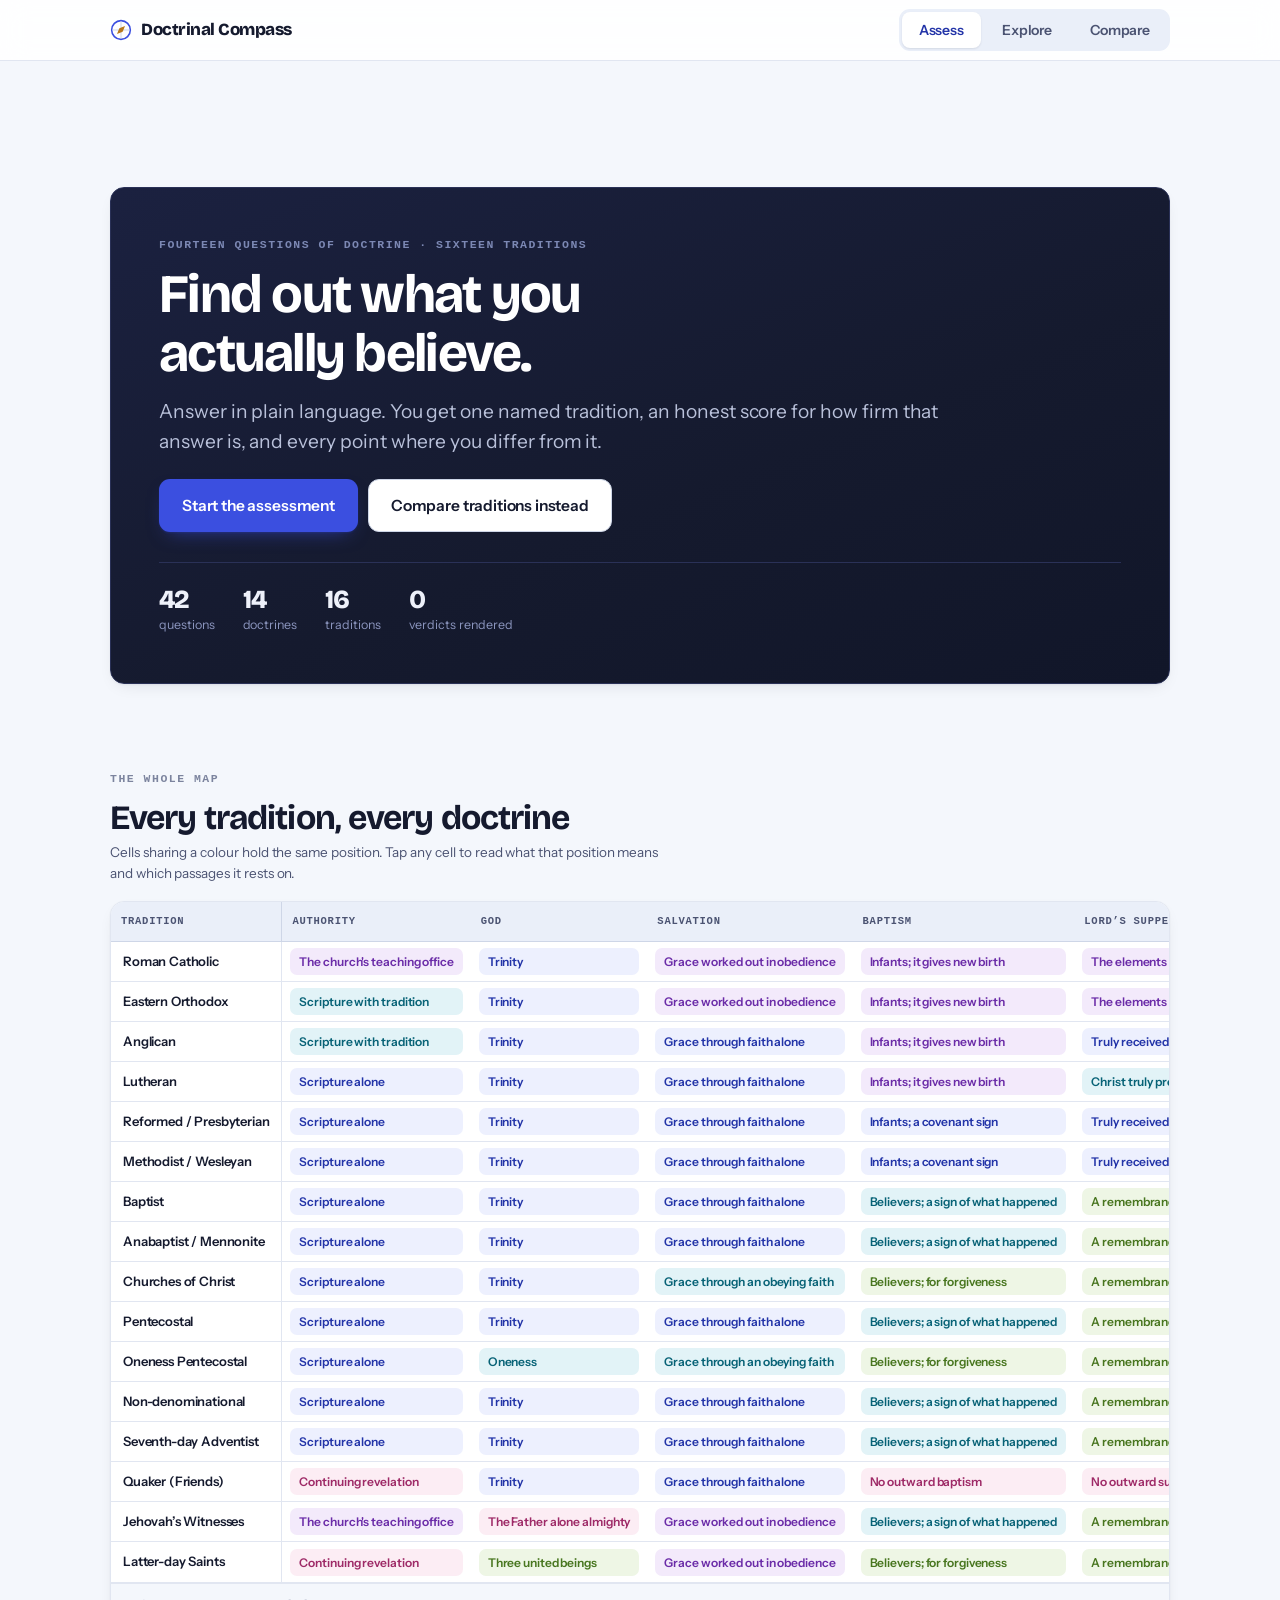
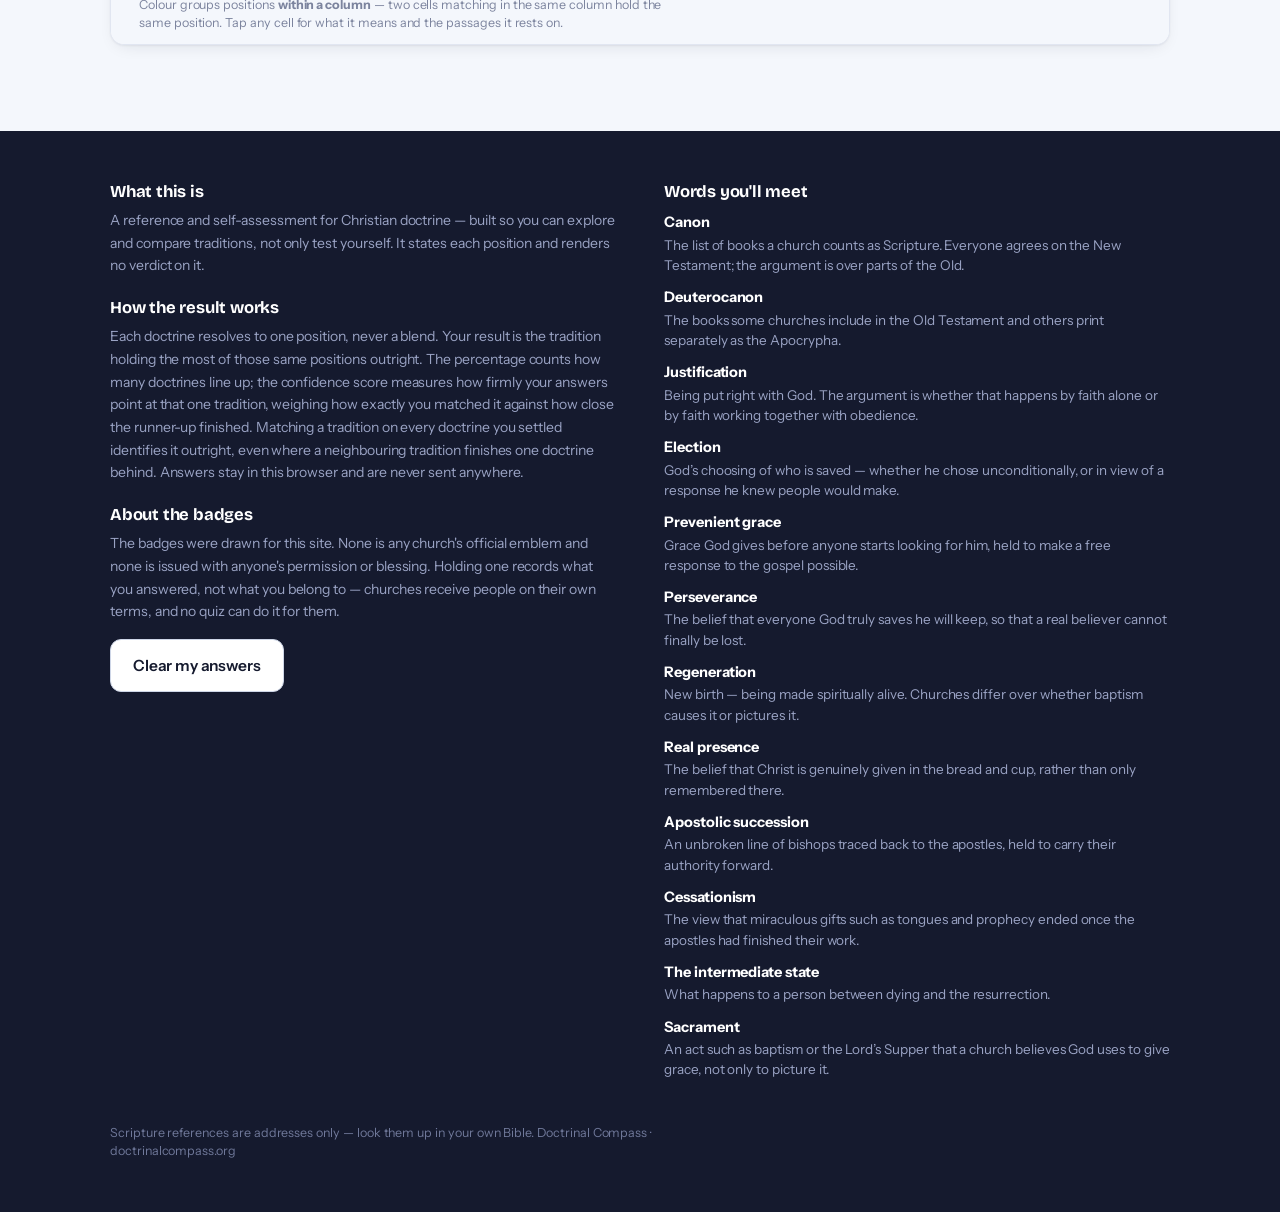
<file: index (6).html>
<!DOCTYPE html>
<html lang="en">
<head>
<meta charset="utf-8">
<meta name="viewport" content="width=device-width, initial-scale=1, viewport-fit=cover">
<title>Doctrinal Compass — compare Christian doctrine</title>
<meta name="description" content="A reference and self-assessment for Christian doctrine. Compare sixteen traditions across fourteen questions of doctrine, or find where you stand.">
<meta name="theme-color" content="#151A2E">
<link rel="preconnect" href="https://fonts.googleapis.com">
<link rel="preconnect" href="https://fonts.gstatic.com" crossorigin>
<link href="https://fonts.googleapis.com/css2?family=Bricolage+Grotesque:opsz,wght@12..96,600;12..96,700;12..96,800&family=Instrument+Sans:wght@400;500;600;700&display=swap" rel="stylesheet">
<style>
/* ============================================================
   DOCTRINAL COMPASS — tokens
   ============================================================ */
:root{
  /* surfaces + ink */
  --ink:#151A2E;
  --ink-2:#4B5372;
  --ink-3:#7C849E;
  --line:#E1E6F1;
  --line-2:#CED6E7;
  --paper:#FFFFFF;
  --wash:#F4F7FC;
  --wash-2:#EAEFF9;

  /* brand */
  --primary:#3B4FE0;
  --primary-deep:#2334A8;
  --primary-wash:#EDF0FE;
  --gold:#B8781A;
  --gold-wash:#FCF3E2;

  /* authority locus — categorical, not a scale */
  --auth-scripture:#3B4FE0;
  --auth-tradition:#0C8AA3;
  --auth-office:#8543C6;
  --auth-revelation:#BE3B82;

  /* agreement bands — ordered scale */
  --band-1:#0C7F58;
  --band-2:#5A932C;
  --band-3:#B8781A;
  --band-4:#CB6224;
  --band-5:#B93544;

  /* type */
  --display:'Bricolage Grotesque','Instrument Sans',system-ui,-apple-system,'Segoe UI',sans-serif;
  --body:'Instrument Sans',system-ui,-apple-system,'Segoe UI',Roboto,sans-serif;
  --mono:ui-monospace,SFMono-Regular,'SF Mono',Menlo,Consolas,monospace;

  /* metrics — every one fluid so phone-desktop-mode still scales */
  --wrap:1140px;
  --gutter:clamp(16px,4.2vw,40px);
  --pad-card:clamp(18px,3.6vw,28px);
  --gap:clamp(12px,2.4vw,20px);
  --sect:clamp(44px,7vw,86px);
  --r:14px;
  --r-sm:9px;
  --shadow:0 1px 2px rgba(21,26,46,.05),0 6px 18px -8px rgba(21,26,46,.14);
  --shadow-lg:0 2px 4px rgba(21,26,46,.06),0 18px 44px -18px rgba(21,26,46,.26);
}

*,*::before,*::after{box-sizing:border-box}
html{-webkit-text-size-adjust:100%}
body{
  margin:0;
  background:var(--wash);
  color:var(--ink);
  font-family:var(--body);
  font-size:clamp(15.5px,1.05vw + 13px,17.5px);
  line-height:1.62;
  letter-spacing:-.003em;
  -webkit-font-smoothing:antialiased;
}
img{max-width:100%;display:block}
button{font:inherit;color:inherit}
a{color:var(--primary-deep);text-decoration-thickness:1px;text-underline-offset:2px}

:focus-visible{outline:3px solid var(--primary);outline-offset:2px;border-radius:4px}

@media (prefers-reduced-motion:reduce){
  *{animation-duration:.01ms !important;transition-duration:.01ms !important;scroll-behavior:auto !important}
}

/* ---------- type ---------- */
h1,h2,h3,h4{font-family:var(--display);font-weight:700;line-height:1.1;letter-spacing:-.02em;margin:0}
h1{font-size:clamp(30px,6.4vw,54px);letter-spacing:-.032em}
h2{font-size:clamp(23px,3.4vw,34px);letter-spacing:-.026em}
h3{font-size:clamp(18px,1.9vw,22px);letter-spacing:-.018em}
h4{font-size:clamp(15.5px,1.3vw,17px);letter-spacing:-.012em}
p{margin:0 0 .85em;max-width:68ch}
p:last-child{margin-bottom:0}

.eyebrow{
  font-family:var(--mono);font-size:11.5px;font-weight:600;
  letter-spacing:.13em;text-transform:uppercase;color:var(--ink-3);
  margin:0 0 10px;
}
.lede{font-size:clamp(16.5px,1.5vw,19.5px);color:var(--ink-2);line-height:1.55;max-width:60ch}
.small{font-size:13.5px;line-height:1.5;color:var(--ink-2)}
.tiny{font-size:12.5px;line-height:1.45;color:var(--ink-3)}

/* caption that sits under every meter — says what is being measured */
.meter-caption{
  font-size:12.5px;line-height:1.4;color:var(--ink-3);
  margin-top:6px;max-width:46ch;
}

/* ---------- layout ---------- */
.wrap{width:100%;max-width:var(--wrap);margin-inline:auto;padding-inline:var(--gutter)}
.stack>*+*{margin-top:var(--gap)}
.section{padding-block:var(--sect)}
.hr{height:1px;background:var(--line);border:0;margin:0}

.grid{display:grid;gap:var(--gap)}
@media (min-width:660px){ .g-2{grid-template-columns:repeat(2,1fr)} }
@media (min-width:960px){ .g-3{grid-template-columns:repeat(3,1fr)} .g-2{grid-template-columns:repeat(2,1fr)} }

/* ---------- header ---------- */
.site-head{
  position:sticky;top:0;z-index:60;
  background:rgba(255,255,255,.88);
  backdrop-filter:saturate(180%) blur(14px);
  -webkit-backdrop-filter:saturate(180%) blur(14px);
  border-bottom:1px solid var(--line);
}
.head-row{display:flex;align-items:center;gap:14px;height:60px}
.brand{display:flex;align-items:center;gap:9px;font-family:var(--display);font-weight:800;font-size:17px;letter-spacing:-.028em;text-decoration:none;color:var(--ink);white-space:nowrap}
.brand-mark{width:22px;height:22px;flex:none}

.tabs{display:flex;gap:4px;margin-left:auto;background:var(--wash-2);padding:3px;border-radius:11px}
.tab{
  appearance:none;border:0;background:transparent;cursor:pointer;
  padding:7px clamp(9px,1.6vw,17px);border-radius:8px;
  font-size:14px;font-weight:600;color:var(--ink-2);letter-spacing:-.01em;
  transition:background .15s,color .15s;
}
.tab:hover{color:var(--ink)}
.tab[aria-selected="true"]{background:var(--paper);color:var(--primary-deep);box-shadow:0 1px 2px rgba(21,26,46,.1)}

/* ---------- cards ---------- */
.card{
  background:var(--paper);border:1px solid var(--line);border-radius:var(--r);
  padding:var(--pad-card);box-shadow:var(--shadow);
}
.card-tight{padding:clamp(14px,2.6vw,20px)}
.card-dark{
  background:linear-gradient(158deg,#1B2140 0%,#151A2E 58%,#111629 100%);
  border:1px solid #2A3157;color:#EEF1FA;
}
.card-dark h1,.card-dark h2,.card-dark h3{color:#fff}
.card-dark .lede,.card-dark p{color:#B9C1DA}
.card-dark .eyebrow{color:#7C88B4}

/* ---------- buttons ---------- */
.btn{
  display:inline-flex;align-items:center;justify-content:center;gap:8px;
  padding:13px 22px;border-radius:11px;border:1px solid transparent;
  font-weight:600;font-size:15.5px;letter-spacing:-.01em;
  cursor:pointer;text-decoration:none;transition:transform .12s,background .15s,border-color .15s;
  min-height:46px;
}
.btn:active{transform:translateY(1px)}
.btn-primary{background:var(--primary);color:#fff;box-shadow:0 1px 2px rgba(35,52,168,.3),0 8px 20px -10px rgba(59,79,224,.7)}
.btn-primary:hover{background:var(--primary-deep)}
.btn-ghost{background:var(--paper);border-color:var(--line-2);color:var(--ink)}
.btn-ghost:hover{border-color:var(--ink-3);background:var(--wash)}
.btn-quiet{background:transparent;border-color:transparent;color:var(--ink-2);padding:9px 12px;min-height:38px;font-size:14px}
.btn-quiet:hover{background:var(--wash-2);color:var(--ink)}
.btn-row{display:flex;flex-wrap:wrap;gap:10px}
.btn-block{width:100%}

/* ---------- chips + pills ---------- */
.pill{
  display:inline-flex;align-items:center;gap:6px;
  padding:4px 10px;border-radius:999px;font-size:12.5px;font-weight:600;
  background:var(--wash-2);color:var(--ink-2);white-space:nowrap;
}
.pill-dot{width:7px;height:7px;border-radius:50%;flex:none;background:currentColor}

/* authority pill takes its colour from the locus */
.pill-auth{background:color-mix(in srgb,currentColor 11%,transparent)}

/* ---------- the authority mark (labelled, not a bare square) ---------- */
.auth-mark{display:flex;gap:3px;align-items:center}
.auth-seg{height:8px;flex:1;border-radius:2px;background:var(--line-2)}
.auth-seg.on{background:currentColor}

/* ---------- agreement band meter ---------- */
.band{display:flex;align-items:center;gap:9px;flex-wrap:wrap}
.band-dots{display:flex;gap:4px}
.band-dot{width:9px;height:9px;border-radius:50%;background:var(--line-2)}
.band-dot.on{background:currentColor}
.band-name{font-weight:700;font-size:14.5px;letter-spacing:-.012em}
.band-count{font-family:var(--mono);font-size:12.5px;color:var(--ink-3);font-weight:600}

/* ---------- matrix (the signature element) ---------- */
.matrix-shell{
  border:1px solid var(--line);border-radius:var(--r);background:var(--paper);
  overflow:hidden;box-shadow:var(--shadow);
}
.matrix-scroll{overflow-x:auto;-webkit-overflow-scrolling:touch;scrollbar-width:thin}
table.matrix{border-collapse:separate;border-spacing:0;width:max-content;min-width:100%;font-size:13px}
table.matrix th,table.matrix td{padding:0;text-align:left}
table.matrix thead th{
  position:sticky;top:0;z-index:3;background:var(--wash-2);
  font-family:var(--mono);font-size:10.5px;font-weight:700;letter-spacing:.07em;text-transform:uppercase;
  color:var(--ink-2);padding:11px 10px;border-bottom:1px solid var(--line-2);
  white-space:nowrap;
}
table.matrix tbody th{
  position:sticky;left:0;z-index:2;background:var(--paper);
  padding:9px 12px;font-weight:600;font-size:13px;white-space:nowrap;
  border-right:1px solid var(--line);border-bottom:1px solid var(--line);
  text-align:left;letter-spacing:-.012em;
}
table.matrix thead th:first-child{left:0;z-index:4;background:var(--wash-2);border-right:1px solid var(--line-2)}
table.matrix tbody td{border-bottom:1px solid var(--line);padding:6px 8px;vertical-align:middle}
table.matrix tbody tr:hover th,table.matrix tbody tr:hover td{background:var(--wash)}
.cell{
  display:block;width:100%;text-align:left;border:0;cursor:pointer;
  padding:6px 9px;border-radius:7px;font-size:12px;font-weight:600;line-height:1.25;
  letter-spacing:-.008em;min-width:104px;
  transition:filter .12s;
}
.cell:hover{filter:brightness(.94)}
.matrix-legend{display:flex;flex-wrap:wrap;gap:8px 16px;padding:12px var(--pad-card);border-top:1px solid var(--line);background:var(--wash)}
.scroll-hint{
  font-family:var(--mono);font-size:11px;letter-spacing:.06em;text-transform:uppercase;
  color:var(--ink-3);padding:9px var(--pad-card) 0;
}
@media (min-width:900px){ .scroll-hint{display:none} }

/* ---------- question flow ---------- */
.q-progress{height:5px;background:var(--wash-2);border-radius:99px;overflow:hidden}
.q-progress-fill{height:100%;background:var(--primary);border-radius:99px;transition:width .3s ease}
.opt{
  display:flex;gap:12px;align-items:flex-start;width:100%;text-align:left;
  padding:14px 16px;border-radius:11px;border:1.5px solid var(--line);
  background:var(--paper);cursor:pointer;transition:border-color .13s,background .13s;
  font-size:15.5px;line-height:1.45;letter-spacing:-.008em;
}
.opt:hover{border-color:var(--line-2);background:var(--wash)}
.opt[aria-pressed="true"]{border-color:var(--primary);background:var(--primary-wash);box-shadow:inset 0 0 0 1px var(--primary)}
.opt-key{
  flex:none;width:24px;height:24px;border-radius:7px;background:var(--wash-2);
  display:grid;place-items:center;font-family:var(--mono);font-size:11.5px;font-weight:700;color:var(--ink-2);
  margin-top:1px;
}
.opt[aria-pressed="true"] .opt-key{background:var(--primary);color:#fff}
.opt-list{display:grid;gap:9px}

details.defn{border-top:1px dashed var(--line-2);margin-top:14px;padding-top:12px}
details.defn summary{
  cursor:pointer;font-size:13.5px;font-weight:600;color:var(--primary-deep);
  list-style:none;display:inline-flex;align-items:center;gap:6px;
}
details.defn summary::-webkit-details-marker{display:none}
details.defn summary::before{content:'+';font-family:var(--mono);font-weight:700}
details.defn[open] summary::before{content:'–'}
details.defn .body{font-size:14px;color:var(--ink-2);margin-top:9px;line-height:1.55}

/* ---------- result ---------- */
.verdict{
  font-family:var(--display);font-weight:800;
  font-size:clamp(28px,6vw,46px);line-height:1.05;letter-spacing:-.032em;color:#fff;
  margin:6px 0 0;
}
.axis-row{
  display:grid;grid-template-columns:auto 1fr;gap:12px;align-items:start;
  padding:13px 0;border-bottom:1px solid var(--line);
}
.axis-row:last-child{border-bottom:0}
.tick{
  width:22px;height:22px;border-radius:7px;display:grid;place-items:center;
  font-size:13px;font-weight:800;flex:none;margin-top:1px;
}
.tick.yes{background:#E4F4EC;color:var(--band-1)}
.tick.no{background:#FBE9EA;color:var(--band-5)}
@media (min-width:700px){
  .axis-row{grid-template-columns:auto 200px 1fr;align-items:center}
}

/* ---------- compare ---------- */
.cmp-head{display:grid;gap:var(--gap)}
@media (min-width:660px){ .cmp-head{grid-template-columns:1fr 1fr} }
.select{
  width:100%;padding:12px 14px;border-radius:11px;border:1.5px solid var(--line-2);
  background:var(--paper);font-size:15.5px;font-weight:600;color:var(--ink);
  appearance:none;background-image:url("data:image/svg+xml,%3Csvg xmlns='http://www.w3.org/2000/svg' width='12' height='8' viewBox='0 0 12 8'%3E%3Cpath d='M1 1l5 5 5-5' stroke='%237C849E' stroke-width='2' fill='none' stroke-linecap='round'/%3E%3C/svg%3E");
  background-repeat:no-repeat;background-position:right 14px center;padding-right:38px;
}
.cmp-row{
  display:grid;gap:6px 14px;padding:16px 0;border-bottom:1px solid var(--line);
  grid-template-columns:1fr;
}
.cmp-row:last-child{border-bottom:0}
@media (min-width:700px){ .cmp-row{grid-template-columns:180px 1fr 1fr;align-items:start} }
.cmp-axis{font-weight:700;font-size:14.5px;letter-spacing:-.014em}
.cmp-side{padding:11px 13px;border-radius:10px;background:var(--wash);border:1px solid var(--line)}
.cmp-side.same{background:#EDF7F2;border-color:#C9E6D8}
.cmp-side-name{font-family:var(--mono);font-size:10.5px;font-weight:700;letter-spacing:.08em;text-transform:uppercase;color:var(--ink-3);margin-bottom:4px}
.cmp-pos{font-weight:700;font-size:14.5px;letter-spacing:-.012em;margin-bottom:3px}
@media (min-width:700px){ .cmp-side-name{display:none} }

/* ---------- tradition list ---------- */
.trad-card{
  display:block;width:100%;text-align:left;cursor:pointer;
  background:var(--paper);border:1px solid var(--line);border-radius:var(--r);
  padding:clamp(15px,2.6vw,20px);box-shadow:var(--shadow);
  transition:border-color .14s,transform .14s,box-shadow .14s;
}
.trad-card:hover{border-color:var(--line-2);transform:translateY(-1px);box-shadow:var(--shadow-lg)}
.trad-name{font-family:var(--display);font-weight:700;font-size:17.5px;letter-spacing:-.02em;margin-bottom:5px}

/* ---------- panel (cell + tradition detail) ---------- */
.panel-back{
  position:fixed;inset:0;z-index:90;background:rgba(21,26,46,.45);
  display:grid;place-items:end center;padding:0;
}
.panel{
  background:var(--paper);width:100%;max-width:640px;
  border-radius:18px 18px 0 0;max-height:88vh;overflow-y:auto;
  padding:var(--pad-card) var(--pad-card) calc(var(--pad-card) + env(safe-area-inset-bottom));
  box-shadow:var(--shadow-lg);
}
@media (min-width:660px){
  .panel-back{place-items:center}
  .panel{border-radius:16px;max-height:82vh}
}
.panel-grab{width:38px;height:4px;border-radius:99px;background:var(--line-2);margin:0 auto 14px}
@media (min-width:660px){ .panel-grab{display:none} }

/* ---------- misc ---------- */
.stat-strip{display:flex;flex-wrap:wrap;gap:10px 28px}
.stat-n{font-family:var(--display);font-weight:800;font-size:26px;letter-spacing:-.03em;line-height:1}
.stat-l{font-size:12.5px;color:var(--ink-3);margin-top:2px}
.card-dark .stat-l{color:#8B95BE}
.hidden{display:none !important}
.sr{position:absolute;width:1px;height:1px;padding:0;margin:-1px;overflow:hidden;clip:rect(0,0,0,1px);white-space:nowrap;border:0}
.scripture{font-family:var(--mono);font-size:12.5px;color:var(--ink-3);letter-spacing:-.01em;line-height:1.55}
.site-foot{background:var(--ink);color:#9AA3C4;padding-block:clamp(30px,5vw,52px);font-size:14px}
.site-foot a{color:#C3CBE6}
.site-foot h4{color:#fff;margin-bottom:8px}

/* ---------- badges ---------- */
.badge-svg{display:block;height:auto}
.badge-hold{display:flex;gap:clamp(14px,3vw,26px);align-items:center;flex-wrap:wrap}
.badge-hold .badge-svg{flex:none}
.badge-unclaimed{opacity:.55}
.badge-slot{
  display:flex;gap:16px;align-items:center;width:100%;text-align:left;cursor:pointer;
  background:var(--paper);border:1px solid var(--line);border-radius:var(--r);
  padding:clamp(14px,2.4vw,20px);box-shadow:var(--shadow);
  transition:border-color .14s,box-shadow .14s;
}
.badge-slot:hover{border-color:var(--line-2);box-shadow:var(--shadow-lg)}
.badge-claimed-tag{
  display:inline-flex;align-items:center;gap:6px;padding:3px 9px;border-radius:999px;
  font-family:var(--mono);font-size:10.5px;font-weight:700;letter-spacing:.08em;text-transform:uppercase;
  background:var(--gold-wash);color:var(--gold);
}

/* ---------- confidence ---------- */
.conf{margin-top:18px}
.conf-top{display:flex;align-items:baseline;gap:10px;flex-wrap:wrap}
.conf-n{font-family:var(--display);font-weight:800;font-size:24px;letter-spacing:-.03em;line-height:1}
.conf-name{font-weight:700;font-size:14.5px;letter-spacing:-.012em}
.conf-bar{height:8px;border-radius:99px;background:var(--wash-2);overflow:hidden;margin-top:9px}
.card-dark .conf-bar{background:#2A3157}
.conf-fill{height:100%;border-radius:99px;background:currentColor;transition:width .5s ease}
.conf-why{margin-top:12px;display:grid;gap:6px}
.conf-why li{display:flex;gap:8px;align-items:flex-start;font-size:13.5px;line-height:1.45;list-style:none}
.conf-why .m{flex:none;font-family:var(--mono);font-weight:700;font-size:13px;line-height:1.35}

/* ---------- dealbreakers ---------- */
.db-card{border:1px solid var(--line);border-radius:12px;padding:15px 16px;background:var(--paper)}
.db-card.on{border-color:var(--band-4);background:#FDF3EC}
.db-sides{display:grid;gap:10px;margin:11px 0 13px}
@media (min-width:640px){ .db-sides{grid-template-columns:1fr 1fr} }
.db-side{padding:10px 12px;border-radius:9px;background:var(--wash);border:1px solid var(--line)}
.db-side.mine{background:var(--primary-wash);border-color:#C9D2FB}
.db-label{font-family:var(--mono);font-size:10.5px;font-weight:700;letter-spacing:.08em;text-transform:uppercase;color:var(--ink-3);margin-bottom:3px}
.db-pos{font-weight:700;font-size:14.5px;letter-spacing:-.012em;margin-bottom:3px}
.db-row{display:flex;gap:8px;flex-wrap:wrap}
.db-btn{
  flex:1;min-width:150px;padding:10px 12px;border-radius:9px;border:1.5px solid var(--line);
  background:var(--paper);cursor:pointer;font-size:13.5px;font-weight:600;color:var(--ink-2);
  transition:border-color .13s,background .13s,color .13s;
}
.db-btn[aria-pressed="true"]{border-color:var(--band-4);background:var(--band-4);color:#fff}
.db-btn.keep[aria-pressed="true"]{border-color:var(--band-1);background:var(--band-1)}
.db-out{margin-top:16px;padding:14px 16px;border-radius:12px;background:var(--wash-2);border:1px solid var(--line-2)}

/* ---------- ranked rows ---------- */
.rank-row{display:flex;gap:14px;align-items:center;flex-wrap:wrap;padding:11px 0;border-bottom:1px solid var(--line)}
.rank-row:last-child{border-bottom:0}
.rank-pct{font-family:var(--display);font-weight:800;font-size:19px;letter-spacing:-.028em;min-width:52px}
</style>
</head>
<body>

<header class="site-head">
  <div class="wrap head-row">
    <a class="brand" href="#assess">
      <svg class="brand-mark" viewBox="0 0 24 24" fill="none" aria-hidden="true">
        <circle cx="12" cy="12" r="10.2" stroke="#3B4FE0" stroke-width="1.7"/>
        <path d="M12 2.8v18.4M2.8 12h18.4" stroke="#CED6E7" stroke-width="1.1"/>
        <path d="M16.4 7.6l-2.6 6.2-6.2 2.6 2.6-6.2z" fill="#B8781A"/>
      </svg>
      Doctrinal Compass
    </a>
    <nav class="tabs" role="tablist" aria-label="Sections">
      <button class="tab" role="tab" id="tab-assess"  aria-selected="true"  data-view="assess">Assess</button>
      <button class="tab" role="tab" id="tab-explore" aria-selected="false" data-view="explore">Explore</button>
      <button class="tab" role="tab" id="tab-compare" aria-selected="false" data-view="compare">Compare</button>
    </nav>
  </div>
</header>

<main>

<!-- ============================ ASSESS ============================ -->
<section id="view-assess" class="view" role="tabpanel" aria-labelledby="tab-assess">

  <!-- start screen -->
  <div id="assess-start">
    <div class="wrap" style="padding-top:var(--gutter)">
      <div id="home-badge"></div>
    </div>
    <div class="wrap section">
      <div class="card card-dark" style="padding:clamp(24px,4.6vw,48px)">
        <p class="eyebrow">Fourteen questions of doctrine · Sixteen traditions</p>
        <h1>Find out what you<br>actually believe.</h1>
        <p class="lede" style="margin-top:14px">Answer in plain language. You get one named tradition, an honest
        score for how firm that answer is, and every point where you differ from it.</p>
        <div class="btn-row" style="margin-top:22px">
          <button class="btn btn-primary" id="btn-start">Start the assessment</button>
          <button class="btn btn-ghost" data-goto="compare">Compare traditions instead</button>
        </div>
        <div class="stat-strip" style="margin-top:30px;padding-top:24px;border-top:1px solid #2A3157">
          <div><div class="stat-n">42</div><div class="stat-l">questions</div></div>
          <div><div class="stat-n">14</div><div class="stat-l">doctrines</div></div>
          <div><div class="stat-n">16</div><div class="stat-l">traditions</div></div>
          <div><div class="stat-n">0</div><div class="stat-l">verdicts rendered</div></div>
        </div>
      </div>
    </div>

    <div class="wrap" style="padding-bottom:var(--sect)">
      <p class="eyebrow">The whole map</p>
      <h2 style="margin-bottom:6px">Every tradition, every doctrine</h2>
      <p class="small" style="margin-bottom:18px;max-width:62ch">Cells sharing a colour hold the same position.
      Tap any cell to read what that position means and which passages it rests on.</p>
      <div id="home-matrix"></div>
    </div>
  </div>

  <!-- question flow -->
  <div id="assess-quiz" class="hidden">
    <div class="wrap section" style="max-width:760px">
      <div style="display:flex;align-items:center;gap:14px;margin-bottom:8px">
        <span class="eyebrow" id="q-counter" style="margin:0"></span>
        <button class="btn btn-quiet" id="btn-quit" style="margin-left:auto">Save &amp; exit</button>
      </div>
      <div class="q-progress"><div class="q-progress-fill" id="q-fill" style="width:0%"></div></div>

      <div class="card" style="margin-top:22px">
        <p class="eyebrow" id="q-axis"></p>
        <h2 id="q-text" style="margin-bottom:18px"></h2>
        <div class="opt-list" id="q-options"></div>
        <div id="q-defn"></div>
      </div>

      <div class="btn-row" style="margin-top:18px">
        <button class="btn btn-ghost" id="btn-back">Back</button>
        <button class="btn btn-quiet" id="btn-skip">Not sure — skip</button>
      </div>
    </div>
  </div>

  <!-- result -->
  <div id="assess-result" class="hidden">
    <div class="wrap section">
      <div class="card card-dark" style="padding:clamp(24px,4.6vw,44px)">
        <p class="eyebrow">Your result</p>
        <h1 class="verdict" id="res-name"></h1>
        <p class="lede" id="res-line" style="margin-top:14px"></p>
        <div id="res-tie" class="hidden" style="margin-top:16px;padding:13px 15px;background:#232A4E;border-radius:11px">
          <p class="small" id="res-tie-text" style="color:#C3CBE6"></p>
        </div>
        <div id="res-conf" style="margin-top:20px;padding-top:20px;border-top:1px solid #2A3157"></div>
        <div class="btn-row" style="margin-top:24px">
          <button class="btn btn-ghost" data-goto="compare">Compare it with another tradition</button>
          <button class="btn btn-quiet" id="btn-retake" style="color:#B9C1DA">Retake</button>
        </div>
      </div>

      <div class="card" id="res-badge-card" style="margin-top:var(--gap)">
        <p class="eyebrow">Your badge</p>
        <h3 style="margin-bottom:4px">Something to mark where you landed</h3>
        <p class="meter-caption" style="margin-bottom:16px">A badge records what you believe, not what you belong to.
        Nobody joins a church by taking a quiz. You can hold one at a time, and swap it whenever you like.</p>
        <div id="res-badge"></div>
      </div>

      <div class="card" style="margin-top:var(--gap)">
        <p class="eyebrow">Doctrine by doctrine</p>
        <h3 style="margin-bottom:4px">Where you match, and where you don't</h3>
        <p class="meter-caption" style="margin-bottom:10px">Your settled position on each doctrine, set against
        the one named above. A cross is a real disagreement, not a near miss.</p>
        <div id="res-axes"></div>
      </div>

      <div class="card hidden" id="res-db-card" style="margin-top:var(--gap)">
        <p class="eyebrow">The gap</p>
        <h3 style="margin-bottom:4px">Could you live with the difference?</h3>
        <p class="meter-caption" style="margin-bottom:18px">Every doctrine below is one where you and this tradition
        genuinely part company, explained in plain words on both sides. Mark the ones you couldn't accept and the
        site will find who agrees with you on those.</p>
        <div id="res-db" class="stack" style="--gap:12px"></div>
        <div id="res-db-out"></div>
      </div>

      <div class="card" style="margin-top:var(--gap)">
        <p class="eyebrow">Everyone else</p>
        <h3 style="margin-bottom:4px">How the other fifteen line up</h3>
        <p class="meter-caption" style="margin-bottom:14px">The percentage is how many of the doctrines you settled
        line up with that tradition — a measure of overlap, not a claim that you are part of it.</p>
        <div id="res-rank" class="stack"></div>
      </div>
    </div>
  </div>
</section>

<!-- ============================ EXPLORE ============================ -->
<section id="view-explore" class="view hidden" role="tabpanel" aria-labelledby="tab-explore">
  <div class="wrap section">
    <p class="eyebrow">Explore</p>
    <h2 style="margin-bottom:6px">Sixteen traditions</h2>
    <p class="lede" style="margin-bottom:6px">Each one stated the way someone inside it would state it.</p>
    <p class="meter-caption" style="margin-bottom:22px">The coloured bar on each card shows where that tradition
    puts final authority — Scripture, Scripture with tradition, the church's teaching office, or continuing revelation.</p>
    <div id="explore-grid" class="grid g-2 g-3"></div>
  </div>
</section>

<!-- ============================ COMPARE ============================ -->
<section id="view-compare" class="view hidden" role="tabpanel" aria-labelledby="tab-compare">
  <div class="wrap section">
    <p class="eyebrow">Compare</p>
    <h2 style="margin-bottom:6px">Set two traditions side by side</h2>
    <p class="lede" style="margin-bottom:22px">This compares them to each other. Your own answers play no part in it,
    and you don't need to have taken the assessment.</p>

    <div class="cmp-head">
      <div>
        <label class="eyebrow" for="cmp-a">First tradition</label>
        <select class="select" id="cmp-a"></select>
      </div>
      <div>
        <label class="eyebrow" for="cmp-b">Second tradition</label>
        <select class="select" id="cmp-b"></select>
      </div>
    </div>

    <div class="card" id="cmp-summary" style="margin-top:var(--gap)"></div>
    <div class="card" id="cmp-table-card" style="margin-top:var(--gap)">
      <div id="cmp-table"></div>
    </div>

    <div style="margin-top:var(--sect)">
      <p class="eyebrow">All sixteen</p>
      <h2 style="margin-bottom:6px">The full map</h2>
      <p class="meter-caption" style="margin-bottom:18px">Every tradition against every doctrine. Matching colours
      down a column mean the same position, stated the same way.</p>
      <div id="full-matrix"></div>
    </div>
  </div>
</section>

</main>

<footer class="site-foot">
  <div class="wrap">
    <div class="grid g-2" style="gap:clamp(24px,4vw,48px)">
      <div>
        <h4>What this is</h4>
        <p style="color:#9AA3C4">A reference and self-assessment for Christian doctrine — built so you can explore
        and compare traditions, not only test yourself. It states each position and renders no verdict on it.</p>
        <h4 style="margin-top:22px">How the result works</h4>
        <p style="color:#9AA3C4">Each doctrine resolves to one position, never a blend. Your result is the tradition
        holding the most of those same positions outright. The percentage counts how many doctrines line up; the
        confidence score measures how firmly your answers point at that one tradition, weighing how exactly you
        matched it against how close the runner-up finished. Matching a tradition on every doctrine you settled
        identifies it outright, even where a neighbouring tradition finishes one doctrine behind. Answers stay in this browser and are never sent anywhere.</p>
        <h4 style="margin-top:22px">About the badges</h4>
        <p style="color:#9AA3C4">The badges were drawn for this site. None is any church's official emblem and none
        is issued with anyone's permission or blessing. Holding one records what you answered, not what you belong
        to — churches receive people on their own terms, and no quiz can do it for them.</p>
        <div class="btn-row" style="margin-top:16px">
          <button class="btn btn-ghost" id="btn-clear">Clear my answers</button>
        </div>
      </div>
      <div>
        <h4>Words you'll meet</h4>
        <div id="glossary" class="stack" style="--gap:11px;margin-top:10px"></div>
      </div>
    </div>
    <p class="tiny" style="color:#6F7899;margin-top:clamp(28px,4vw,44px)">Scripture references are addresses only —
    look them up in your own Bible. Doctrinal Compass · doctrinalcompass.org</p>
  </div>
</footer>

<div id="panel-root"></div>
<script>
/* ============================================================
   DATA
   Positions are shared vocabulary. Two traditions either hold
   the same position id or they do not — that is what makes the
   comparison outright rather than a similarity score.
   ============================================================ */

const PAL = [
  {bg:'#EDF0FE',fg:'#2334A8'},
  {bg:'#E2F3F7',fg:'#076276'},
  {bg:'#F3EAFB',fg:'#6B2CA8'},
  {bg:'#FCEDF4',fg:'#9E2A67'},
  {bg:'#EEF6E5',fg:'#48761F'}
];

const LOCUS = [
  {n:'Scripture',            v:'--auth-scripture',  seg:[1,0,0,0], d:'Scripture alone is the final court. Everything else is tested by it.'},
  {n:'Scripture + tradition',v:'--auth-tradition',  seg:[1,1,0,0], d:'Scripture holds the final word, read inside the faith handed down from the apostles.'},
  {n:'Teaching office',      v:'--auth-office',     seg:[1,1,1,0], d:'A living teaching office is charged with settling what Scripture and tradition mean.'},
  {n:'Continuing revelation',v:'--auth-revelation', seg:[1,1,1,1], d:'God still speaks now, through prophets or the Spirit, alongside what is written.'}
];

const AXES = [
{id:'authority', n:'Authority', q:'Where final authority rests', pos:{
  SA:{n:'Scripture alone', c:0, g:'Scripture is the only final authority; every teaching, council and custom is tested against it.', s:'2 Timothy 3:16–17; Acts 17:11; Mark 7:6–13'},
  ST:{n:'Scripture with tradition', c:1, g:'Scripture holds the final word, read within the faith the church has handed down from the apostles.', s:'2 Thessalonians 2:15; 1 Corinthians 11:2; Jude 3'},
  CO:{n:"The church's teaching office", c:2, g:'Scripture and tradition are one deposit, and a living teaching office settles what they mean.', s:'Matthew 16:18–19; Acts 15:1–29; 1 Timothy 3:15'},
  AR:{n:'Continuing revelation', c:3, g:'Scripture stands, and God still speaks now through prophets or the Spirit to guide his people.', s:'Amos 3:7; Joel 2:28–29; John 16:13'}}},

{id:'canon', n:'Canon', q:'Which books belong in Scripture', pos:{
  C66:{n:'Sixty-six books', c:0, g:'Thirty-nine Old Testament books and twenty-seven New; the extra books may be read but settle no doctrine.', s:'Romans 3:2; Luke 24:44; Revelation 22:18–19'},
  C73:{n:'Seventy-three books', c:2, g:'The same New Testament with a longer Old, including Tobit, Judith, Wisdom, Sirach, Baruch and the Maccabees.', s:'2 Maccabees 12:43–46; Wisdom 2:12–20; Sirach 1:1'},
  CW:{n:'A wider Old Testament', c:1, g:'A longer Old Testament still, settled by what the church has actually read and prayed rather than by a list.', s:'Psalm 151; 3 Maccabees 6:1–15; 2 Esdras 14:44–48'},
  CP:{n:'Scripture given since', c:3, g:'The Bible remains Scripture, and God has given further scripture through prophets in the latter days.', s:'Ezekiel 37:15–20; John 10:16; Revelation 14:6'}}},

{id:'god', n:'God', q:'The nature of God', pos:{
  TRIN:{n:'Trinity', c:0, g:'One God who exists eternally as three distinct persons — Father, Son and Holy Spirit — equal in being.', s:'Matthew 28:19; John 1:1; 2 Corinthians 13:14'},
  ONE:{n:'Oneness', c:1, g:'One God who is one person, revealed as Father in creation, Son in redemption and Spirit in the church.', s:'Deuteronomy 6:4; John 14:9; Colossians 2:9'},
  SUB:{n:'The Father alone almighty', c:3, g:'The Father alone is Almighty God; the Son is his first creation and the Spirit is God\u2019s active force.', s:'John 14:28; Colossians 1:15; Revelation 3:14'},
  SEP:{n:'Three united beings', c:4, g:'Father, Son and Holy Ghost are three distinct beings, perfectly one in mind, purpose and glory.', s:'Acts 7:55–56; John 17:21–22; Matthew 3:16–17'}}},

{id:'assurance', n:'Assurance', q:'Whether a believer can be finally lost', pos:{
  PER:{n:'Kept to the end', c:0, g:'Everyone God truly saves he also keeps; a real believer will persevere and cannot be finally lost.', s:'John 10:27–29; Romans 8:38–39; Philippians 1:6'},
  FALL:{n:'Able to fall away', c:3, g:'A genuine believer keeps real freedom, and may turn from Christ and be lost if they do not endure.', s:'Hebrews 6:4–6; 2 Peter 2:20–22; Matthew 24:13'},
  SAC:{n:'Kept through the sacraments', c:2, g:'Grace is held and renewed through the sacramental life; grave sin breaks it until a person is restored.', s:'John 6:53–56; 1 John 5:16–17; James 5:14–16'}}},

{id:'salvation', n:'Salvation', q:'How a person is saved', pos:{
  FA:{n:'Grace through faith alone', c:0, g:'God justifies the ungodly by grace through faith alone; good works follow as fruit and never as cause.', s:'Ephesians 2:8–9; Romans 4:4–5; Galatians 2:16'},
  FW:{n:'Grace worked out in obedience', c:2, g:'Grace begins, sustains and completes salvation, received in the sacraments and cooperated with by faith and love.', s:'James 2:24; Philippians 2:12–13; Matthew 25:31–46'},
  OF:{n:'Grace through an obeying faith', c:1, g:'Grace saves through a faith that obeys the gospel — hearing, believing, repenting, confessing and being baptised.', s:'Acts 2:38; Romans 6:3–4; Hebrews 5:9'}}},

{id:'election', n:'Election', q:'Why one person believes and another does not', pos:{
  UNC:{n:'Unconditional election', c:0, g:'God chose whom he would save before creation, not for anything foreseen in them, and gives them faith.', s:'Ephesians 1:4–5; Romans 9:15–16; John 6:44'},
  PREV:{n:'Grace that goes first', c:1, g:'God\u2019s grace reaches everyone before they seek him and makes a real response possible; each person then answers.', s:'Titus 2:11; John 12:32; Philippians 2:13'},
  FREE:{n:'A free response', c:4, g:'The gospel is offered to all alike and each person is genuinely able to accept or to refuse the offer.', s:'Joshua 24:15; Revelation 22:17; Acts 17:30'}}},

{id:'baptism', n:'Baptism', q:'Who is baptised, and what it does', pos:{
  IR:{n:'Infants; it gives new birth', c:2, g:'Infants and adults are baptised, and baptism itself washes away sin and joins a person to Christ.', s:'Acts 2:38–39; Titus 3:5; John 3:5'},
  IC:{n:'Infants; a covenant sign', c:0, g:'Infants of believers are baptised as the sign and seal of God\u2019s covenant promise, which faith later receives.', s:'Genesis 17:7; Colossians 2:11–12; Acts 16:15'},
  BS:{n:'Believers; a sign of what happened', c:1, g:'Only those old enough to believe are baptised, picturing a washing and new life already received by faith.', s:'Acts 8:36–38; Romans 6:4; 1 Peter 3:21'},
  BR:{n:'Believers; for forgiveness', c:4, g:'Only believers are baptised, by immersion, and it is the appointed moment at which sins are forgiven.', s:'Acts 2:38; Acts 22:16; Mark 16:16'},
  NOB:{n:'No outward baptism', c:3, g:'The one baptism that matters is Christ baptising the heart with his Spirit; no water rite is required.', s:'Matthew 3:11; 1 Corinthians 12:13; Ephesians 4:5'}}},

{id:'supper', n:'Lord\u2019s Supper', q:'What happens at the Lord\u2019s Supper', pos:{
  TRA:{n:'The elements are changed', c:2, g:'By God\u2019s act the bread and wine truly become the body and blood of Christ, offered and received.', s:'John 6:53–56; 1 Corinthians 10:16; Luke 22:19–20'},
  REA:{n:'Christ truly present with them', c:1, g:'Christ\u2019s body and blood are truly given in and with the bread and wine, which remain bread and wine.', s:'1 Corinthians 11:27–29; Matthew 26:26–28; 1 Corinthians 10:16'},
  SPI:{n:'Truly received by faith', c:0, g:'Christ is really given to those who believe, spiritually and by the Spirit, not by a change in the elements.', s:'John 6:63; 1 Corinthians 10:16; John 15:4'},
  MEM:{n:'A remembrance', c:4, g:'The bread and cup remain bread and cup, and the supper proclaims Christ\u2019s death until he comes again.', s:'Luke 22:19; 1 Corinthians 11:24–26; Acts 20:7'},
  NOS:{n:'No outward supper', c:3, g:'Communion with Christ is inward and continual, so no outward rite of bread and cup is observed.', s:'John 6:35; Revelation 3:20; Romans 14:17'}}},

{id:'governance', n:'Governance', q:'Who governs the church', pos:{
  PAP:{n:'One worldwide hierarchy', c:2, g:'Bishops govern in communion with the bishop of Rome, who holds a primacy of teaching and jurisdiction.', s:'Matthew 16:18–19; John 21:15–17; Luke 22:32'},
  EPI:{n:'Bishops together', c:1, g:'Bishops in apostolic succession govern their churches and settle matters in council, with no single head over all.', s:'Acts 20:28; Titus 1:5; Acts 15:6'},
  PRE:{n:'Elders in assemblies', c:0, g:'Elders govern each congregation and meet in graded assemblies, so that churches are accountable to one another.', s:'Acts 15:2–6; 1 Timothy 4:14; Acts 14:23'},
  CON:{n:'Each congregation itself', c:4, g:'Every local congregation governs its own affairs under Christ, choosing its leaders and answering to no outside body.', s:'Matthew 18:17; Acts 6:3–5; 1 Peter 5:2–3'},
  CEN:{n:'A central living leadership', c:3, g:'One central body of living leaders directs the whole church worldwide and settles doctrine and practice for it.', s:'Acts 15:22–29; Ephesians 4:11–13; Amos 3:7'}}},

{id:'sabbath', n:'Sabbath', q:'Which day, and how it is kept', pos:{
  LD:{n:'The Lord\u2019s Day', c:0, g:'Christians gather on Sunday because Christ rose then; it is the Lord\u2019s Day, not the Mosaic sabbath.', s:'Acts 20:7; 1 Corinthians 16:2; Revelation 1:10'},
  SEV:{n:'The seventh day', c:4, g:'The seventh-day sabbath was set apart at creation and written in the commandments, and it was never moved.', s:'Genesis 2:2–3; Exodus 20:8–11; Luke 4:16'},
  NOD:{n:'No commanded day', c:3, g:'No one day binds the conscience now; every day belongs to God and each believer is persuaded in their own mind.', s:'Romans 14:5–6; Colossians 2:16–17; Galatians 4:10–11'}}},

{id:'dead', n:'The dead', q:'What happens between death and resurrection', pos:{
  CON:{n:'Conscious with the Lord', c:0, g:'At death the soul is consciously with Christ, or apart from him, and waits there for the resurrection.', s:'2 Corinthians 5:8; Philippians 1:23; Luke 23:43'},
  PUR:{n:'Purified first', c:2, g:'Those who die in grace but imperfect are purified before entering glory, and the prayers of the church assist them.', s:'1 Corinthians 3:13–15; 2 Maccabees 12:44–46; Matthew 12:32'},
  SLP:{n:'Asleep until the resurrection', c:1, g:'The dead are unconscious, knowing nothing at all, until Christ raises them; Scripture calls this state sleep.', s:'Ecclesiastes 9:5; John 11:11–14; 1 Thessalonians 4:13–16'}}},

{id:'final', n:'Final state', q:'The final state of the lost', pos:{
  ETE:{n:'Punishment without end', c:0, g:'Those finally lost are consciously separated from God and punished for ever; the sentence never comes to an end.', s:'Matthew 25:46; Revelation 20:10; Mark 9:47–48'},
  ANN:{n:'Destroyed for ever', c:1, g:'The lost are raised, judged and then destroyed; the punishment is eternal in its result, not in its duration.', s:'Malachi 4:1–3; Matthew 10:28; Romans 6:23'},
  DEG:{n:'Degrees of glory', c:3, g:'Nearly everyone inherits some degree of glory after judgement, and only a very few are finally cast out.', s:'1 Corinthians 15:40–42; John 14:2; 1 Peter 3:18–20'}}},

{id:'gifts', n:'Spiritual gifts', q:'Tongues, prophecy and healing today', pos:{
  CNT:{n:'Still given', c:4, g:'The Spirit still gives tongues, prophecy and healing, and these belong to the normal life of the church.', s:'1 Corinthians 12:7–11; Acts 2:38–39; Mark 16:17–18'},
  CEA:{n:'Belonged to the apostles', c:0, g:'These signs confirmed the apostles\u2019 message and ceased once the written revelation they served was complete.', s:'1 Corinthians 13:8–10; Hebrews 2:3–4; Ephesians 2:20'},
  OPN:{n:'God may, but does not promise', c:1, g:'God can give any gift he chooses, but these are promised to no one and are no mark of a healthy church.', s:'1 Corinthians 12:11; James 5:14–15; Hebrews 13:8'}}},

{id:'saints', n:'The saints', q:'Mary and the saints', pos:{
  INV:{n:'Asked to pray for us', c:2, g:'The saints are alive in Christ and may be honoured and asked to pray for us, Mary above all the rest.', s:'Revelation 5:8; Luke 1:48; Hebrews 12:1'},
  CHR:{n:'Christ alone is asked', c:0, g:'Christ is the one mediator, so prayer is offered to God through him alone and the saints are not invoked.', s:'1 Timothy 2:5; Matthew 6:9; Acts 10:25–26'}}}
];

const TRADITIONS = [
{id:'catholic', n:'Roman Catholic', loc:2,
 b:'The church built on the apostles, holding Scripture and tradition as one deposit, guarded and interpreted by the bishops in communion with Rome.',
 p:{authority:'CO',canon:'C73',god:'TRIN',assurance:'SAC',salvation:'FW',election:'PREV',baptism:'IR',supper:'TRA',governance:'PAP',sabbath:'LD',dead:'PUR',final:'ETE',gifts:'OPN',saints:'INV'}},

{id:'orthodox', n:'Eastern Orthodox', loc:1,
 b:'The ancient churches of the East, keeping the faith of the seven councils unchanged, where doctrine is received through worship as much as through argument.',
 p:{authority:'ST',canon:'CW',god:'TRIN',assurance:'SAC',salvation:'FW',election:'PREV',baptism:'IR',supper:'TRA',governance:'EPI',sabbath:'LD',dead:'CON',final:'ETE',gifts:'OPN',saints:'INV'}},

{id:'anglican', n:'Anglican', loc:1,
 b:'A reformed catholic church ordering its life by Scripture read with the early church, by common prayer, and by the historic ministry of bishops.',
 p:{authority:'ST',canon:'C66',god:'TRIN',assurance:'FALL',salvation:'FA',election:'PREV',baptism:'IR',supper:'SPI',governance:'EPI',sabbath:'LD',dead:'CON',final:'ETE',gifts:'OPN',saints:'CHR'}},

{id:'lutheran', n:'Lutheran', loc:0,
 b:'A church of the Reformation confessing that a sinner is justified by grace through faith alone, and that God gives himself in word and sacrament.',
 p:{authority:'SA',canon:'C66',god:'TRIN',assurance:'FALL',salvation:'FA',election:'UNC',baptism:'IR',supper:'REA',governance:'EPI',sabbath:'LD',dead:'CON',final:'ETE',gifts:'OPN',saints:'CHR'}},

{id:'reformed', n:'Reformed / Presbyterian', loc:0,
 b:'A church holding that God is sovereign in salvation from first to last, and that Scripture alone rules doctrine, worship and the order of the church.',
 p:{authority:'SA',canon:'C66',god:'TRIN',assurance:'PER',salvation:'FA',election:'UNC',baptism:'IC',supper:'SPI',governance:'PRE',sabbath:'LD',dead:'CON',final:'ETE',gifts:'CEA',saints:'CHR'}},

{id:'methodist', n:'Methodist / Wesleyan', loc:0,
 b:'A movement for scriptural holiness, teaching that God\u2019s grace reaches every person first, and that saving faith works itself out in love.',
 p:{authority:'SA',canon:'C66',god:'TRIN',assurance:'FALL',salvation:'FA',election:'PREV',baptism:'IC',supper:'SPI',governance:'EPI',sabbath:'LD',dead:'CON',final:'ETE',gifts:'OPN',saints:'CHR'}},

{id:'baptist', n:'Baptist', loc:0,
 b:'Churches of baptised believers, each congregation governing itself under Christ, holding Scripture as the sole rule and the church as a company of the converted.',
 p:{authority:'SA',canon:'C66',god:'TRIN',assurance:'PER',salvation:'FA',election:'PREV',baptism:'BS',supper:'MEM',governance:'CON',sabbath:'LD',dead:'CON',final:'ETE',gifts:'CEA',saints:'CHR'}},

{id:'anabaptist', n:'Anabaptist / Mennonite', loc:0,
 b:'Churches of voluntary baptised disciples, marked by following Christ in daily life, by peace, and by keeping the church free of the sword of the state.',
 p:{authority:'SA',canon:'C66',god:'TRIN',assurance:'FALL',salvation:'FA',election:'FREE',baptism:'BS',supper:'MEM',governance:'CON',sabbath:'LD',dead:'CON',final:'ETE',gifts:'OPN',saints:'CHR'}},

{id:'cofc', n:'Churches of Christ', loc:0,
 b:'Congregations seeking to be simply the church of the New Testament, speaking where Scripture speaks and silent where it is silent, without creed or headquarters.',
 p:{authority:'SA',canon:'C66',god:'TRIN',assurance:'FALL',salvation:'OF',election:'FREE',baptism:'BR',supper:'MEM',governance:'CON',sabbath:'LD',dead:'CON',final:'ETE',gifts:'CEA',saints:'CHR'}},

{id:'pentecostal', n:'Pentecostal', loc:0,
 b:'Churches expecting the Spirit poured out as at Pentecost, with baptism in the Spirit, tongues, prophecy and healing given to the church today.',
 p:{authority:'SA',canon:'C66',god:'TRIN',assurance:'FALL',salvation:'FA',election:'PREV',baptism:'BS',supper:'MEM',governance:'CON',sabbath:'LD',dead:'CON',final:'ETE',gifts:'CNT',saints:'CHR'}},

{id:'oneness', n:'Oneness Pentecostal', loc:0,
 b:'Pentecostal churches teaching that God is one person who is Jesus Christ, and that new birth comes by repentance, baptism in his name and the Spirit.',
 p:{authority:'SA',canon:'C66',god:'ONE',assurance:'FALL',salvation:'OF',election:'FREE',baptism:'BR',supper:'MEM',governance:'CON',sabbath:'LD',dead:'CON',final:'ETE',gifts:'CNT',saints:'CHR'}},

{id:'evangelical', n:'Non-denominational', loc:0,
 b:'Independent congregations centred on the Bible, on personal conversion and on the cross, keeping structures light and doctrinal tests few.',
 p:{authority:'SA',canon:'C66',god:'TRIN',assurance:'PER',salvation:'FA',election:'PREV',baptism:'BS',supper:'MEM',governance:'CON',sabbath:'LD',dead:'CON',final:'ETE',gifts:'CNT',saints:'CHR'}},

{id:'adventist', n:'Seventh-day Adventist', loc:0,
 b:'A church keeping the seventh-day sabbath and looking for Christ\u2019s soon return, holding Scripture as its only creed and the whole person as mortal.',
 p:{authority:'SA',canon:'C66',god:'TRIN',assurance:'FALL',salvation:'FA',election:'PREV',baptism:'BS',supper:'MEM',governance:'CEN',sabbath:'SEV',dead:'SLP',final:'ANN',gifts:'OPN',saints:'CHR'}},

{id:'quaker', n:'Quaker (Friends)', loc:3,
 b:'Friends who wait on the inward light of Christ, worship without clergy or outward rites, and hold that God still speaks to the gathered meeting.',
 p:{authority:'AR',canon:'C66',god:'TRIN',assurance:'FALL',salvation:'FA',election:'PREV',baptism:'NOB',supper:'NOS',governance:'CON',sabbath:'NOD',dead:'CON',final:'ETE',gifts:'CNT',saints:'CHR'}},

{id:'jw', n:'Jehovah\u2019s Witnesses', loc:2,
 b:'Bible students of Jehovah, holding that the Father alone is Almighty God, that the dead sleep, and that Scripture is taught through a governing body.',
 p:{authority:'CO',canon:'C66',god:'SUB',assurance:'FALL',salvation:'FW',election:'FREE',baptism:'BS',supper:'MEM',governance:'CEN',sabbath:'NOD',dead:'SLP',final:'ANN',gifts:'CEA',saints:'CHR'}},

{id:'lds', n:'Latter-day Saints', loc:3,
 b:'A restored church led by living apostles and prophets, holding added scripture and priesthood authority given again in the latter days.',
 p:{authority:'AR',canon:'CP',god:'SEP',assurance:'FALL',salvation:'FW',election:'FREE',baptism:'BR',supper:'MEM',governance:'CEN',sabbath:'LD',dead:'CON',final:'DEG',gifts:'CNT',saints:'CHR'}}
];

/* Questions. w:2 marks the core question for an axis — it lists every
   position on that axis, so no tradition can be locked out of scoring. */
const QUESTIONS = [
{a:'authority',w:2,t:'When a church teaching and the Bible seem to pull in different directions, which one settles it?',o:[['The Bible, on its own','SA'],['The Bible, read the way the church has always read it','ST'],['The church\u2019s official teaching, which is charged with reading it rightly','CO'],['What God is revealing now through prophets or his Spirit','AR']]},
{a:'authority',w:1,t:'Can a church make something binding if it isn\u2019t clearly in the Bible?',o:[['No — if it isn\u2019t in Scripture, nobody has to hold it','SA'],['Only if it has been held since the beginning','ST'],['Yes — the church has authority to define doctrine','CO'],['Yes, when God gives new light through his servants','AR']]},
{a:'authority',w:1,t:'Who do you trust to tell you what a hard passage means?',o:[['Scripture itself — clearer passages explain harder ones','SA'],['The way it has been understood down the centuries','ST'],['The teaching office of the church','CO'],['Those God speaks through today','AR']]},

{a:'canon',w:2,t:'How many books belong in the Bible?',d:'canon',o:[['Sixty-six','C66'],['Seventy-three, including Tobit, Sirach and the Maccabees','C73'],['More than seventy-three — the longer Old Testament of the Eastern churches','CW'],['The Bible, and scripture God has given since','CP']]},
{a:'canon',w:1,t:'What are books like Sirach and 1 Maccabees?',d:'deutero',o:[['Worth reading, but not Scripture','C66'],['Scripture, and always have been','C73'],['Scripture, along with a few more the East kept','CW'],['Not the real question — God has given more scripture since','CP']]},
{a:'canon',w:1,t:'Could God give more Scripture today?',o:[['No — what is written is complete','C66'],['No — the church settled the canon long ago','C73'],['No — the church received what it received','CW'],['Yes, and he has','CP']]},

{a:'god',w:2,t:'Who is God?',o:[['One God in three persons — Father, Son and Holy Spirit','TRIN'],['One God who is one person, shown as Father, Son and Spirit','ONE'],['The Father alone is Almighty God; the Son is his first creation','SUB'],['Three distinct beings, perfectly one in purpose','SEP']]},
{a:'god',w:1,t:'Is Jesus God?',o:[['Yes — fully God, and a distinct person from the Father','TRIN'],['Yes — he is the one God himself, in flesh','ONE'],['He is God\u2019s Son and mighty, but not Almighty God','SUB'],['Yes — a divine being alongside the Father','SEP']]},
{a:'god',w:1,t:'Is the Holy Spirit a person?',o:[['Yes — a person, equal with the Father and the Son','TRIN'],['The Spirit is the one God at work, not a separate person','ONE'],['No — God\u2019s active force','SUB'],['Yes — a distinct being of spirit','SEP']]},

{a:'assurance',w:2,t:'Can someone who is truly saved end up lost?',d:'perseverance',o:[['No — God keeps everyone he saves','PER'],['Yes — a person can turn away and be lost','FALL'],['You stay in grace through the sacraments; grave sin breaks it until you are restored','SAC']]},
{a:'assurance',w:1,t:'How sure can you be of where you will end up?',o:[['Completely sure — it rests on God, not on me','PER'],['Sure while I walk with Christ — but I must keep walking','FALL'],['I trust God\u2019s mercy and stay in the life of the church','SAC']]},
{a:'assurance',w:1,t:'What has happened when someone walks away from the faith?',o:[['They were never truly converted','PER'],['They really did fall away','FALL'],['They have cut themselves off from grace and need restoring','SAC']]},

{a:'salvation',w:2,t:'How is a person saved?',d:'justification',o:[['By grace through faith alone — works follow but never earn it','FA'],['By grace, received and worked out through the sacraments and obedience','FW'],['By grace through a faith that obeys — believing, repenting and being baptised','OF']]},
{a:'salvation',w:1,t:'Do good works have any part in getting a person to heaven?',o:[['No — they are the fruit, never the cause','FA'],['Yes — grace makes them possible and God rewards them','FW'],['Obedience completes faith; it does not earn anything','OF']]},
{a:'salvation',w:1,t:'When is a person forgiven?',o:[['The moment they trust Christ','FA'],['In baptism, and again through the church\u2019s ministry of forgiveness','FW'],['When they are baptised, having believed and repented','OF']]},

{a:'election',w:2,t:'Why does one person believe and another doesn\u2019t?',d:'election',o:[['God chose to save some, and gives them faith','UNC'],['God\u2019s grace reaches everyone first; each person then accepts or refuses','PREV'],['People are simply free to choose; God invites','FREE']]},
{a:'election',w:1,t:'Did God choose who would be saved before the world was made?',o:[['Yes — unconditionally','UNC'],['He chose to save all who would come, and made coming possible','PREV'],['He chose the plan, not the individuals','FREE']]},
{a:'election',w:1,t:'Can a person turn to God on their own?',d:'prevenient',o:[['No — God must change the heart first','UNC'],['Only because grace has already been at work in them','PREV'],['Yes — God has given everyone that ability','FREE']]},

{a:'baptism',w:2,t:'Who should be baptised?',o:[['Infants and adults — baptism itself gives new birth','IR'],['Infants and adults — it is the sign of God\u2019s covenant','IC'],['Only those old enough to believe — it pictures what already happened','BS'],['Only those old enough to believe — and it is when sins are forgiven','BR'],['No one, outwardly — Christ baptises the heart','NOB']]},
{a:'baptism',w:1,t:'What does baptism actually do?',d:'regeneration',o:[['It gives new birth and joins a person to Christ','IR'],['It marks and seals God\u2019s promise','IC'],['It shows an inward change that already happened','BS'],['It is the point at which sins are washed away','BR'],['Nothing outward — the Spirit does the work','NOB']]},
{a:'baptism',w:1,t:'Does it have to be immersion?',o:[['Pouring or sprinkling is fine','IR'],['The mode is not the point','IC'],['Immersion is the picture, but the heart is what counts','BS'],['Yes — it is a burial and a rising','BR'],['There is no water baptism to argue about','NOB']]},

{a:'supper',w:2,t:'What are the bread and cup at the Lord\u2019s Supper?',d:'realpresence',o:[['They truly become Christ\u2019s body and blood','TRA'],['Christ\u2019s body and blood, truly given with the bread and wine','REA'],['Bread and wine, through which Christ is truly received by faith','SPI'],['Bread and cup — a remembrance of his death','MEM'],['There is no outward supper; communion with Christ is inward','NOS']]},
{a:'supper',w:1,t:'Is the Lord\u2019s Supper an offering made to God?',o:[['Yes — Christ\u2019s one sacrifice made present','TRA'],['No — it is a gift given to us, not something we offer','REA'],['No — it is a means of grace, received by faith','SPI'],['No — it is a remembrance','MEM'],['The question does not arise','NOS']]},
{a:'supper',w:1,t:'Who may preside at it?',o:[['A validly ordained priest','TRA'],['An ordained minister','REA'],['An ordained minister, within the congregation','SPI'],['Any qualified member the congregation appoints','MEM'],['No one presides','NOS']]},

{a:'governance',w:2,t:'Who has the final say in the church?',o:[['A worldwide hierarchy under the bishop of Rome','PAP'],['Bishops, governing together in council','EPI'],['Elders, in local and regional assemblies','PRE'],['The local congregation itself','CON'],['A central body of living leaders over the whole church','CEN']]},
{a:'governance',w:1,t:'Should one church be able to overrule another?',d:'succession',o:[['Yes — under one head over all','PAP'],['Through the bishops together','EPI'],['Through the assemblies of elders','PRE'],['No — each congregation answers to Christ alone','CON'],['Yes — the central leadership directs them all','CEN']]},
{a:'governance',w:1,t:'Who decides who may preach and lead?',o:[['The hierarchy, in communion with Rome','PAP'],['The bishop who ordains','EPI'],['The presbytery of elders','PRE'],['The congregation','CON'],['The central leadership','CEN']]},

{a:'sabbath',w:2,t:'Which day is the Christian day of worship?',o:[['Sunday — the day Christ rose','LD'],['Saturday — the seventh day, which God set apart','SEV'],['No day is commanded; every day belongs to God','NOD']]},
{a:'sabbath',w:1,t:'Is the fourth commandment still binding?',o:[['Its principle carries over to the Lord\u2019s Day','LD'],['Yes — as given, on the seventh day','SEV'],['No — it belonged to the old covenant','NOD']]},
{a:'sabbath',w:1,t:'Is it wrong to work on the day of worship?',o:[['It should be kept for worship and rest where possible','LD'],['Yes — the day is set apart from ordinary work','SEV'],['That is a matter of personal conscience','NOD']]},

{a:'dead',w:2,t:'What happens the moment a Christian dies?',d:'intermediate',o:[['They are consciously with the Lord, awaiting the resurrection','CON'],['Many are purified first, then enter God\u2019s presence','PUR'],['They rest without awareness until Christ raises them','SLP']]},
{a:'dead',w:1,t:'Do the dead know anything?',o:[['Yes — they are alive with God','CON'],['Yes — and prayer for them helps them','PUR'],['No — Scripture calls death a sleep','SLP']]},
{a:'dead',w:1,t:'Should Christians pray for the dead?',o:[['There is no need — they are already with Christ','CON'],['Yes','PUR'],['No — they are asleep until the resurrection','SLP']]},

{a:'final',w:2,t:'What finally happens to those who are lost?',o:[['Conscious punishment that never ends','ETE'],['They are destroyed and cease to exist','ANN'],['Nearly everyone receives some degree of glory; very few are finally lost','DEG']]},
{a:'final',w:1,t:'Is hell eternal?',o:[['Yes — the punishing itself goes on for ever','ETE'],['Eternal in its result — death with no return','ANN'],['There are several destinies, and most are far better than that','DEG']]},
{a:'final',w:1,t:'Is there any chance after death?',o:[['No — judgement settles it','ETE'],['No — the dead sleep, then are raised and judged','ANN'],['Yes — the gospel is preached in the world of spirits','DEG']]},

{a:'gifts',w:2,t:'Do tongues, prophecy and healing still happen today?',d:'cessationism',o:[['Yes — they are a normal part of church life','CNT'],['No — they belonged to the apostles\u2019 time','CEA'],['God can do anything, but they are no mark of a healthy church','OPN']]},
{a:'gifts',w:1,t:'Should a church expect people to speak in tongues?',o:[['Yes','CNT'],['No — that has ceased','CEA'],['It should be neither expected nor forbidden','OPN']]},
{a:'gifts',w:1,t:'Can someone prophesy today?',o:[['Yes — the Spirit still speaks','CNT'],['No — the written revelation is complete','CEA'],['God may guide someone, but it carries no scriptural authority','OPN']]},

{a:'saints',w:2,t:'Should Christians ask Mary and the saints to pray for them?',o:[['Yes — they are alive in Christ and pray for us','INV'],['No — we come to God through Christ alone','CHR']]},
{a:'saints',w:1,t:'What place does Mary have?',o:[['Mother of God, honoured above all the saints','INV'],['A faithful woman God chose — honoured, but not prayed to','CHR']]},
{a:'saints',w:1,t:'Are icons and images appropriate in worship?',o:[['Yes — they are honoured, not worshipped','INV'],['No — worship should be without them','CHR']]}
];

const DEFNS = {
 canon:['Canon','The list of books a church counts as Scripture. Everyone agrees on the New Testament; the argument is over parts of the Old.'],
 deutero:['Deuterocanon','The books some churches include in the Old Testament and others print separately as the Apocrypha.'],
 justification:['Justification','Being put right with God. The argument is whether that happens by faith alone or by faith working together with obedience.'],
 election:['Election','God\u2019s choosing of who is saved — whether he chose unconditionally, or in view of a response he knew people would make.'],
 prevenient:['Prevenient grace','Grace God gives before anyone starts looking for him, held to make a free response to the gospel possible.'],
 perseverance:['Perseverance','The belief that everyone God truly saves he will keep, so that a real believer cannot finally be lost.'],
 regeneration:['Regeneration','New birth — being made spiritually alive. Churches differ over whether baptism causes it or pictures it.'],
 realpresence:['Real presence','The belief that Christ is genuinely given in the bread and cup, rather than only remembered there.'],
 succession:['Apostolic succession','An unbroken line of bishops traced back to the apostles, held to carry their authority forward.'],
 cessationism:['Cessationism','The view that miraculous gifts such as tongues and prophecy ended once the apostles had finished their work.'],
 intermediate:['The intermediate state','What happens to a person between dying and the resurrection.'],
 sacrament:['Sacrament','An act such as baptism or the Lord\u2019s Supper that a church believes God uses to give grace, not only to picture it.']
};

const BANDS = [
 {n:'Very close',    v:'--band-1', dots:5, d:'You hold nearly the same positions across the board.'},
 {n:'Close',         v:'--band-2', dots:4, d:'You agree on most doctrines and part company on a few.'},
 {n:'Mixed',         v:'--band-3', dots:3, d:'You agree about as often as you differ.'},
 {n:'Distant',       v:'--band-4', dots:2, d:'You differ on most doctrines, agreeing only here and there.'},
 {n:'Very distant',  v:'--band-5', dots:1, d:'You hold different positions almost everywhere.'}
];
function bandFor(m,total){
  const r=m/total;
  if(r>=.9)return BANDS[0]; if(r>=.72)return BANDS[1];
  if(r>=.5)return BANDS[2]; if(r>=.28)return BANDS[3];
  return BANDS[4];
}

/* Confidence in the RESULT itself — not in any tradition. Driven mainly by
   the margin between first and second place, because a 14/14 result with a
   one-doctrine lead is a coin toss, not a certainty. */
const CBANDS = [
 {n:'High confidence', v:'--band-1', d:'Your answers point clearly at one tradition and not at its neighbours.'},
 {n:'Fair confidence', v:'--band-2', d:'The result holds, but another tradition is not far behind it.'},
 {n:'Low confidence',  v:'--band-3', d:'Several traditions fit you almost equally well. Treat this as a lead, not a label.'},
 {n:'Provisional',     v:'--band-5', d:'There is not enough here yet to name one tradition with any confidence.'}
];

/* Badges. Drawn for this site — none of these is any church's official mark,
   and wearing one is a note about what you believe, not a claim of membership. */
const BADGES = {
 catholic:{c:'#B8781A',d:'<circle cx=\'16\' cy=\'14\' r=\'4.2\'/><path d=\'M19.1 17.1 32 30\'/><path d=\'M28.4 30.6l3.6 3.6M32 27l3.6 3.6\'/><circle cx=\'32\' cy=\'14\' r=\'4.2\'/><path d=\'M28.9 17.1 16 30\'/><path d=\'M19.6 30.6 16 34.2M16 27l-3.6 3.6\'/>'},
 orthodox:{c:'#A8442E',d:'<path d=\'M24 8v32\'/><path d=\'M18 14h12\'/><path d=\'M12.5 21h23\'/><path d=\'M17.5 32.5 30.5 27\'/>'},
 anglican:{c:'#8E3A5E',d:'<path d=\'M24 12.5v23M12.5 24h23\'/><circle cx=\'24\' cy=\'10\' r=\'2.7\'/><circle cx=\'24\' cy=\'38\' r=\'2.7\'/><circle cx=\'10\' cy=\'24\' r=\'2.7\'/><circle cx=\'38\' cy=\'24\' r=\'2.7\'/>'},
 lutheran:{c:'#B93544',d:'<circle cx=\'24\' cy=\'24\' r=\'14.5\'/><path d=\'M24 33.5c-5.4-4.3-8.6-6.9-8.6-10.6a4.5 4.5 0 0 1 8.6-1.8 4.5 4.5 0 0 1 8.6 1.8c0 3.7-3.2 6.3-8.6 10.6z\'/><path d=\'M24 16.5v8M20.7 20h6.6\'/>'},
 reformed:{c:'#C05A1E',d:'<path d=\'M24 8.5c4.2 6.2 8 8.4 8 14a8 8 0 0 1-16 0c0-5.6 3.8-7.8 8-14z\'/><path d=\'M24 38.5V23M24 28l-4.8-3.6M24 32l4.8-3.6\'/><path d=\'M14 38.5h20\'/>'},
 methodist:{c:'#C4531F',d:'<path d=\'M24 39.5c-7.4-5.8-11.6-9.4-11.6-14.6a6.1 6.1 0 0 1 11.6-2.4 6.1 6.1 0 0 1 11.6 2.4c0 5.2-4.2 8.8-11.6 14.6z\'/><path d=\'M24 17.6c2.5-3.2 4.2-4.4 4.2-7.3 0-2.3-1.7-3.8-4.2-5.3-2.5 1.5-4.2 3-4.2 5.3 0 2.9 1.7 4.1 4.2 7.3z\'/>'},
 baptist:{c:'#1C6FA8',d:'<path d=\'M24 6.5v20M16.5 14h15\'/><path d=\'M9 31c3.75 0 3.75 3 7.5 3s3.75-3 7.5-3 3.75 3 7.5 3 3.75-3 7.5-3\'/><path d=\'M9 38c3.75 0 3.75 3 7.5 3s3.75-3 7.5-3 3.75 3 7.5 3 3.75-3 7.5-3\'/>'},
 anabaptist:{c:'#4A7C3F',d:'<path d=\'M11 37C15 25 24 16 37 11\'/><path d=\'M20.5 24.5c-.4-3.4 1-6.2 3.6-7.6M20.5 24.5c-3.3-.9-6.2.1-7.9 2.4\'/><path d=\'M27 19c-.9-3.3.1-6.2 2.4-7.9M27 19c-3.4-.4-6.2 1-7.6 3.6\'/>'},
 cofc:{c:'#3B4FE0',d:'<path d=\'M24 17v21\'/><path d=\'M24 17c-4.2-3-9.8-3.9-13.5-3.1v21c3.7-.8 9.3.1 13.5 3.1z\'/><path d=\'M24 17c4.2-3 9.8-3.9 13.5-3.1v21c-3.7-.8-9.3.1-13.5 3.1z\'/>'},
 pentecostal:{c:'#C43B7A',d:'<path d=\'M24 8.5c2.9 3.9 4.9 5.6 4.9 9.2a4.9 4.9 0 0 1-9.8 0c0-3.6 2-5.3 4.9-9.2z\'/><path d=\'M12.8 18c2.2 2.9 3.7 4.2 3.7 6.9a3.7 3.7 0 0 1-7.4 0c0-2.7 1.5-4 3.7-6.9z\'/><path d=\'M35.2 18c2.2 2.9 3.7 4.2 3.7 6.9a3.7 3.7 0 0 1-7.4 0c0-2.7 1.5-4 3.7-6.9z\'/><path d=\'M11 37h26\'/>'},
 oneness:{c:'#8543C6',d:'<circle cx=\'24\' cy=\'24\' r=\'15\'/><path d=\'M24 13.5c3.6 4.9 6 7 6 11.4a6 6 0 0 1-12 0c0-4.4 2.4-6.5 6-11.4z\'/>'},
 evangelical:{c:'#5A6485',d:'<circle cx=\'24\' cy=\'24\' r=\'15\' stroke-dasharray=\'4.5 5.5\'/><path d=\'M24 12v24M15 21h18\'/>'},
 adventist:{c:'#0C8AA3',d:'<path d=\'M24 30.5v9\'/><path d=\'M24 30.5c-3.6-2.5-8.6-3.2-11.4-2.5v9c2.8-.7 7.8.1 11.4 2.5z\'/><path d=\'M24 30.5c3.6-2.5 8.6-3.2 11.4-2.5v9c-2.8-.7-7.8.1-11.4 2.5z\'/><path d=\'M24 25V12M20.9 25.3 18.6 13.8M27.1 25.3l2.3-11.5M18.1 26.3 12.9 17.1M29.9 26.3l5.2-9.2M15.8 28.2 8.4 22.9M32.2 28.2l7.4-5.3\'/>'},
 quaker:{c:'#6B7A2C',d:'<circle cx=\'24\' cy=\'19\' r=\'9.5\' stroke-dasharray=\'2.5 4.2\'/><path d=\'M24 12.5c2.6 3.4 4.3 4.9 4.3 7.9a4.3 4.3 0 0 1-8.6 0c0-3 1.7-4.5 4.3-7.9z\'/><path d=\'M24 24.5V37\'/><path d=\'M17.5 37h13\'/>'},
 jw:{c:'#0C7F58',d:'<path d=\'M14 19.5c-2.2 0-2.2 3.2 0 3.2h20c2.2 0 2.2-3.2 0-3.2z\'/><path d=\'M14 22.7v12.6h20V22.7\'/><path d=\'M14 35.3c-2.2 0-2.2 3.2 0 3.2h20c2.2 0 2.2-3.2 0-3.2\'/><path d=\'M19 27h10M19 31h10\'/><path d=\'M24 15.5V8M17 16.5l-3.4-4.6M31 16.5l3.4-4.6\'/>'},
 lds:{c:'#2B4FA8',d:'<path d=\'M24 26.5v13\'/><path d=\'M24 26.5c-3.9-2.7-9.3-3.5-12.4-2.7v13c3.1-.8 8.5-.1 12.4 2.7z\'/><path d=\'M24 26.5c3.9-2.7 9.3-3.5 12.4-2.7v13c-3.1-.8-8.5-.1-12.4 2.7z\'/><path d=\'M14.2 22c2.7-1.5 6.6-1.9 9.8-.7 3.2-1.2 7.1-.8 9.8.7\' opacity=\'.5\'/><path d=\'M24 17.5V8.5M16.6 19 12.4 12.6M31.4 19l4.2-6.4\'/>'}
};
</script>
<script>
/* ============================================================
   APP
   ============================================================ */
const $=(s,r)=>(r||document).querySelector(s);
const $$=(s,r)=>Array.from((r||document).querySelectorAll(s));
const esc=s=>String(s).replace(/[&<>"]/g,c=>({'&':'&amp;','<':'&lt;','>':'&gt;','"':'&quot;'}[c]));
const AX=id=>AXES.find(a=>a.id===id);
const TR=id=>TRADITIONS.find(t=>t.id===id);
const KEYS='ABCDE';

/* ---------- storage ---------- */
const STORE='dc.answers.v4';
let answers={};          // questionIndex -> positionId
let cursor=0;
function save(){ try{localStorage.setItem(STORE,JSON.stringify(answers))}catch(e){} }
function load(){ try{answers=JSON.parse(localStorage.getItem(STORE))||{}}catch(e){answers={}} }
load();
const answeredCount=()=>Object.keys(answers).length;

/* ---------- views ---------- */
function setView(v){
  $$('.view').forEach(s=>s.classList.add('hidden'));
  $('#view-'+v).classList.remove('hidden');
  $$('.tab').forEach(t=>t.setAttribute('aria-selected', t.dataset.view===v ? 'true':'false'));
  if(location.hash!=='#'+v) history.replaceState(null,'','#'+v);
  window.scrollTo({top:0,behavior:'instant'});
  if(v==='explore') renderExplore();
  if(v==='compare') renderCompare();
}
$$('.tab').forEach(t=>t.onclick=()=>setView(t.dataset.view));
$$('[data-goto]').forEach(b=>b.onclick=()=>setView(b.dataset.goto));

/* ---------- panel ---------- */
function openPanel(html){
  const root=$('#panel-root');
  root.innerHTML='<div class="panel-back" role="dialog" aria-modal="true"><div class="panel"><div class="panel-grab"></div>'+html+'</div></div>';
  const back=$('.panel-back',root);
  back.onclick=e=>{ if(e.target===back) closePanel(); };
  document.body.style.overflow='hidden';
  document.addEventListener('keydown',escClose);
}
function closePanel(){
  $('#panel-root').innerHTML='';
  document.body.style.overflow='';
  document.removeEventListener('keydown',escClose);
}
function escClose(e){ if(e.key==='Escape') closePanel(); }
window.closePanel=closePanel;

/* ---------- shared bits ---------- */
function authMark(loc){
  const L=LOCUS[loc];
  return '<div style="color:var('+L.v+')">'
    +'<div class="auth-mark">'+L.seg.map(s=>'<span class="auth-seg'+(s?' on':'')+'"></span>').join('')+'</div>'
    +'<div style="display:flex;align-items:center;gap:7px;margin-top:7px">'
    +'<span class="pill pill-auth" style="color:var('+L.v+')"><span class="pill-dot"></span>'+esc(L.n)+'</span></div></div>';
}
function bandMark(matched,total){
  const b=bandFor(matched,total);
  return '<div style="color:var('+b.v+')"><div class="band">'
    +'<span class="band-dots">'+[0,1,2,3,4].map(i=>'<span class="band-dot'+(i<b.dots?' on':'')+'"></span>').join('')+'</span>'
    +'<span class="band-name">'+esc(b.n)+'</span>'
    +'<span class="band-count">'+matched+' of '+total+'</span></div>'
    +'<p class="meter-caption">'+esc(b.d)+'</p></div>';
}
const pct=(m,t)=>t?Math.round(m/t*100):0;

/* ---------- badges ---------- */
const BSTORE='dc.badge.v5', DBSTORE='dc.dealbreakers.v5';
let badge=null, dealbreakers=[];
function loadExtras(){
  try{badge=JSON.parse(localStorage.getItem(BSTORE))||null}catch(e){badge=null}
  try{dealbreakers=JSON.parse(localStorage.getItem(DBSTORE))||[]}catch(e){dealbreakers=[]}
}
function saveBadge(){ try{ badge?localStorage.setItem(BSTORE,JSON.stringify(badge)):localStorage.removeItem(BSTORE) }catch(e){} }
function saveDB(){ try{localStorage.setItem(DBSTORE,JSON.stringify(dealbreakers))}catch(e){} }
loadExtras();

function badgeSVG(id,h,claimed){
  const b=BADGES[id], c=claimed?b.c:'#9AA3C4';
  return '<svg class="badge-svg'+(claimed?'':' badge-unclaimed')+'" viewBox="40 22 110 144" height="'+h+'" width="'+Math.round(h*0.764)+'" aria-hidden="true">'
   +'<path d="M95 26 L146 44 V96 C146 128 124 150 95 162 C66 150 44 128 44 96 V44 Z" fill="'+c+'14" stroke="'+c+'" stroke-width="2.6"/>'
   +'<g transform="translate(72.9,66) scale(.92)" fill="none" stroke="'+c+'" stroke-width="2.8" stroke-linecap="round" stroke-linejoin="round">'+b.d+'</g></svg>';
}

/* ---------- confidence in the result ---------- */
function confidence(res,r){
  const top=r[0], tied=r.filter(x=>x.m===top.m), next=r.find(x=>x.m<top.m);
  const margin = next ? top.m-next.m : top.m;
  const miss = res.total-top.m;                       /* doctrines you do NOT share with your closest match */
  const skipped = AXES.length-res.total;
  const split = res.order.filter(id=>res.detail[id]&&res.detail[id].split).length;
  const near = r.filter(x=>x!==top&&x.m>=top.m-1).length;
  let s=100; const why=[];

  if(tied.length>1){ s-=46;
    why.push(['down',tied.length+' traditions are level at the top. Nothing in your answers separates them.']); }
  else if(miss===0){
    /* An exact fit identifies a tradition outright, however close the runner-up
       finished. You did not merely beat the second place — you hold the winner's
       whole profile, and you do not hold the runner-up's. */
    why.push(['up','You hold every one of '+top.t.n+'\u2019s positions on the doctrines you settled.']);
    if(margin<=1){ s-=12; why.push(['down','One doctrine is all that stands between it and '+next.t.n+'.']); }
    else if(margin===2){ s-=6; why.push(['down','Two doctrines separate it from the runner-up.']); }
    else why.push(['up',margin+' doctrines clear of the next tradition.']);
  }
  else {
    s-=Math.min(30,miss*7);
    why.push(['down','You differ from '+top.t.n+' on '+miss+' doctrine'+(miss>1?'s':'')+', so this is a close fit rather than an exact one.']);
    if(margin<=1){ s-=30;
      why.push(['down','Only one doctrine separates '+top.t.n+' from '+next.t.n+'. Change a single answer and the result changes.']); }
    else if(margin===2){ s-=15;
      why.push(['down','Two doctrines separate this from the runner-up.']); }
    else why.push(['up',margin+' doctrines clear of the next tradition.']);
  }

  if(near>=3){ s-=12; why.push(['down',near+' traditions sit within one doctrine of your result.']); }
  if(skipped){ s-=Math.min(30,skipped*7);
    why.push(['down',skipped+' doctrine'+(skipped>1?'s were':' was')+' left unanswered, so '+(skipped>1?'they are':'it is')+' not counted at all.']); }
  if(split){ s-=Math.min(26,split*10);
    why.push(['down','Your answers pulled in different directions on '+split+' doctrine'+(split>1?'s':'')+'.']); }
  if(!skipped&&!split&&miss===0&&margin>=2){ why.push(['up','You answered everything, and your answers were internally consistent.']); }

  /* Hard ceilings. A genuine tie can never be reported as a firm answer, and
     neither can an inexact fit that wins by a single doctrine. An exact fit is
     not ceilinged: nothing else on the list matched you the way it did. */
  if(tied.length>2)                s=Math.min(s,30);
  else if(tied.length>1)           s=Math.min(s,40);
  else if(margin<=1 && miss>0)     s=Math.min(s,55);

  s=Math.max(3,Math.min(100,Math.round(s)));
  const band = s>=78?CBANDS[0] : s>=58?CBANDS[1] : s>=36?CBANDS[2] : CBANDS[3];
  return {score:s,band,why,margin,tied,skipped,split,miss};
}
function confMark(cf,dark){
  return '<div class="conf" style="color:var('+cf.band.v+')">'
   +'<div class="conf-top"><span class="conf-n">'+cf.score+'%</span><span class="conf-name">'+esc(cf.band.n)+'</span></div>'
   +'<div class="conf-bar"><div class="conf-fill" style="width:'+cf.score+'%"></div></div>'
   +'<p class="meter-caption"'+(dark?' style="color:#8B95BE"':'')+'>How much weight this result carries — measured from how exactly you matched this tradition and how far clear of the next one it finished. '+esc(cf.band.d)+'</p>'
   +'<ul class="conf-why" style="padding:0;margin:12px 0 0">'+cf.why.map(w=>
      '<li'+(dark?' style="color:#C3CBE6"':' style="color:var(--ink-2)"')+'><span class="m" style="color:var('+(w[0]==='up'?'--band-1':'--band-4')+')">'+(w[0]==='up'?'▲':'▼')+'</span><span>'+esc(w[1])+'</span></li>').join('')
   +'</ul></div>';
}

/* ---------- matrix (signature element) ---------- */
function renderMatrix(host, axisIds){
  const axes=axisIds.map(AX);
  let h='<div class="matrix-shell"><div class="scroll-hint">Scroll sideways →</div><div class="matrix-scroll"><table class="matrix"><thead><tr><th>Tradition</th>';
  axes.forEach(a=>{ h+='<th>'+esc(a.n)+'</th>'; });
  h+='</tr></thead><tbody>';
  TRADITIONS.forEach(t=>{
    h+='<tr><th>'+esc(t.n)+'</th>';
    axes.forEach(a=>{
      const pid=t.p[a.id], p=a.pos[pid], c=PAL[p.c];
      h+='<td><button class="cell" style="background:'+c.bg+';color:'+c.fg+'" data-ax="'+a.id+'" data-pos="'+pid+'">'+esc(p.n)+'</button></td>';
    });
    h+='</tr>';
  });
  h+='</tbody></table></div><div class="matrix-legend"><p class="tiny" style="margin:0">'
   +'Colour groups positions <strong>within a column</strong> — two cells matching in the same column hold the same position. '
   +'Tap any cell for what it means and the passages it rests on.</p></div></div>';
  host.innerHTML=h;
  $$('.cell',host).forEach(b=>b.onclick=()=>positionPanel(b.dataset.ax,b.dataset.pos));
}
function positionPanel(axId,posId){
  const a=AX(axId), p=a.pos[posId];
  const holders=TRADITIONS.filter(t=>t.p[axId]===posId);
  openPanel(
    '<p class="eyebrow">'+esc(a.q)+'</p>'
    +'<h3 style="margin-bottom:10px">'+esc(p.n)+'</h3>'
    +'<p style="color:var(--ink-2)">'+esc(p.g)+'</p>'
    +'<p class="eyebrow" style="margin:18px 0 4px">Passages appealed to</p>'
    +'<p class="scripture">'+esc(p.s)+'</p>'
    +'<p class="eyebrow" style="margin:18px 0 8px">Held by</p>'
    +'<div style="display:flex;flex-wrap:wrap;gap:6px">'+holders.map(t=>'<span class="pill">'+esc(t.n)+'</span>').join('')+'</div>'
    +'<button class="btn btn-ghost btn-block" style="margin-top:22px" onclick="closePanel()">Close</button>');
}

/* ---------- explore ---------- */
function renderExplore(){
  const res=answeredCount()? resolve():null;
  $('#explore-grid').innerHTML=TRADITIONS.map(t=>{
    let extra='';
    if(res && res.total>0){
      const m=res.order.filter(id=>t.p[id]===res.pos[id]).length;
      extra='<div style="margin-top:12px;padding-top:12px;border-top:1px solid var(--line)">'+bandMark(m,res.total)+'</div>';
    }
    return '<button class="trad-card" data-t="'+t.id+'">'
      +'<div style="display:flex;gap:12px;align-items:flex-start;margin-bottom:8px">'
      +badgeSVG(t.id,52,true)
      +'<div style="flex:1;min-width:0"><div class="trad-name" style="margin-bottom:2px">'+esc(t.n)+'</div>'
      +'</div></div>'
      +'<p class="small" style="margin-bottom:12px">'+esc(t.b)+'</p>'
      +authMark(t.loc)
      +'<p class="meter-caption">Where this tradition puts final authority.</p>'
      +extra+'</button>';
  }).join('');
  $$('#explore-grid .trad-card').forEach(b=>b.onclick=()=>traditionPanel(b.dataset.t));
}
function traditionPanel(id){
  const t=TR(id);
  const rows=AXES.map(a=>{
    const p=a.pos[t.p[a.id]], c=PAL[p.c];
    return '<div style="padding:11px 0;border-bottom:1px solid var(--line)">'
      +'<div class="eyebrow" style="margin-bottom:4px">'+esc(a.q)+'</div>'
      +'<div style="display:inline-block;padding:4px 10px;border-radius:7px;font-weight:700;font-size:14px;background:'+c.bg+';color:'+c.fg+'">'+esc(p.n)+'</div>'
      +'<p class="small" style="margin-top:6px">'+esc(p.g)+'</p></div>';
  }).join('');
  openPanel('<div style="display:flex;gap:14px;align-items:center;margin-bottom:12px">'
    +badgeSVG(id,64,true)
    +'<div><h3 style="margin-bottom:2px">'+esc(t.n)+'</h3></div></div>'
    +'<p style="color:var(--ink-2)">'+esc(t.b)+'</p>'
    +'<div style="margin-top:16px">'+authMark(t.loc)
    +'<p class="meter-caption">'+esc(LOCUS[t.loc].d)+'</p></div>'
    +'<div style="margin-top:18px">'+rows+'</div>'
    +'<button class="btn btn-ghost btn-block" style="margin-top:20px" onclick="closePanel()">Close</button>');
}

/* ---------- compare ---------- */
function renderCompare(){
  const a=$('#cmp-a'), b=$('#cmp-b');
  if(!a.options.length){
    const opts=TRADITIONS.map(t=>'<option value="'+t.id+'">'+esc(t.n)+'</option>').join('');
    a.innerHTML=opts; b.innerHTML=opts;
    a.value='baptist'; b.value='catholic';
    a.onchange=drawCompare; b.onchange=drawCompare;
    renderMatrix($('#full-matrix'), AXES.map(x=>x.id));
  }
  drawCompare();
}
function drawCompare(){
  const A=TR($('#cmp-a').value), B=TR($('#cmp-b').value);
  const same=AXES.filter(a=>A.p[a.id]===B.p[a.id]);
  $('#cmp-summary').innerHTML=
    '<div style="display:flex;flex-wrap:wrap;gap:18px 34px;align-items:flex-start">'
    +'<div><div class="stat-n">'+same.length+' of '+AXES.length+'</div>'
    +'<div class="stat-l">doctrines where these two hold the same position</div></div>'
    +'<div style="min-width:180px">'+authMark(A.loc)+'<p class="meter-caption">'+esc(A.n)+' — final authority</p></div>'
    +'<div style="min-width:180px">'+authMark(B.loc)+'<p class="meter-caption">'+esc(B.n)+' — final authority</p></div></div>';

  $('#cmp-table').innerHTML=AXES.map(a=>{
    const pa=a.pos[A.p[a.id]], pb=a.pos[B.p[a.id]], eq=A.p[a.id]===B.p[a.id];
    const side=(t,p)=>'<div class="cmp-side'+(eq?' same':'')+'">'
      +'<div class="cmp-side-name">'+esc(t.n)+'</div>'
      +'<div class="cmp-pos">'+esc(p.n)+'</div>'
      +'<div class="tiny">'+esc(p.g)+'</div></div>';
    return '<div class="cmp-row"><div class="cmp-axis">'+esc(a.q)
      +'<div class="tiny" style="font-weight:500;margin-top:2px">'+(eq?'Same position':'They differ')+'</div></div>'
      +side(A,pa)+side(B,pb)+'</div>';
  }).join('');
}

/* ---------- quiz ---------- */
function startQuiz(){
  cursor=0;
  while(cursor<QUESTIONS.length && answers[cursor]!==undefined) cursor++;
  if(cursor>=QUESTIONS.length) cursor=0;
  $('#assess-start').classList.add('hidden');
  $('#assess-result').classList.add('hidden');
  $('#assess-quiz').classList.remove('hidden');
  showQ();
}
function showQ(){
  const q=QUESTIONS[cursor], a=AX(q.a);
  $('#q-counter').textContent='Question '+(cursor+1)+' of '+QUESTIONS.length;
  $('#q-fill').style.width=((cursor)/QUESTIONS.length*100)+'%';
  $('#q-axis').textContent=a.q;
  $('#q-text').textContent=q.t;
  $('#q-options').innerHTML=q.o.map((o,i)=>
    '<button class="opt" data-pos="'+o[1]+'" aria-pressed="'+(answers[cursor]===o[1])+'">'
    +'<span class="opt-key">'+KEYS[i]+'</span><span>'+esc(o[0])+'</span></button>').join('');
  $$('#q-options .opt').forEach(b=>b.onclick=()=>pick(b.dataset.pos));
  $('#q-defn').innerHTML = q.d && DEFNS[q.d]
    ? '<details class="defn"><summary>What does "'+esc(DEFNS[q.d][0])+'" mean?</summary><div class="body">'+esc(DEFNS[q.d][1])+'</div></details>'
    : '';
  $('#btn-back').disabled = cursor===0;
  $('#btn-back').style.opacity = cursor===0?'.45':'1';
}
function pick(pos){ answers[cursor]=pos; save(); next(); }
function next(){
  if(cursor<QUESTIONS.length-1){ cursor++; showQ(); }
  else finish();
}
$('#btn-start').onclick=startQuiz;
$('#btn-back').onclick=()=>{ if(cursor>0){cursor--;showQ();} };
$('#btn-skip').onclick=()=>{ delete answers[cursor]; save(); next(); };
$('#btn-quit').onclick=()=>{ $('#assess-quiz').classList.add('hidden'); $('#assess-start').classList.remove('hidden'); };
$('#btn-retake').onclick=()=>{ answers={}; save(); dealbreakers=[]; saveDB(); startQuiz(); };
$('#btn-clear').onclick=()=>{
  answers={}; save();
  dealbreakers=[]; saveDB();
  badge=null; saveBadge(); renderHomeBadge();
  $('#assess-quiz').classList.add('hidden'); $('#assess-result').classList.add('hidden');
  $('#assess-start').classList.remove('hidden');
  setView('assess');
};

/* ---------- scoring: every doctrine resolves to ONE position ---------- */
function resolve(){
  const pos={}, order=[], detail={};
  AXES.forEach(a=>{
    const tally={}; let coreAns=null;
    QUESTIONS.forEach((q,i)=>{
      if(q.a!==a.id) return;
      const ans=answers[i]; if(ans===undefined) return;
      tally[ans]=(tally[ans]||0)+q.w;
      if(q.w===2) coreAns=ans;
    });
    const keys=Object.keys(tally);
    if(!keys.length) return;
    let best=keys[0];
    keys.forEach(k=>{ if(tally[k]>tally[best]) best=k; });
    const tied=keys.filter(k=>tally[k]===tally[best]);
    if(tied.length>1) best = (coreAns && tied.includes(coreAns)) ? coreAns : tied[0];
    pos[a.id]=best; order.push(a.id);
    detail[a.id]={split:tied.length>1};
  });
  return {pos,order,total:order.length,detail};
}
function rank(res){
  return TRADITIONS.map(t=>({
    t, m:res.order.filter(id=>t.p[id]===res.pos[id]).length
  })).sort((x,y)=>y.m-x.m || x.t.n.localeCompare(y.t.n));
}

/* ---------- result ---------- */
function finish(){
  $('#assess-quiz').classList.add('hidden');
  $('#assess-result').classList.remove('hidden');
  renderResult();
  window.scrollTo({top:0,behavior:'instant'});
}
function renderResult(){
  const res=resolve();
  if(!res.total){
    $('#res-name').textContent='Nothing to go on yet';
    $('#res-line').textContent='You skipped every question. Answer at least a few and a result will appear.';
    $('#res-axes').innerHTML=''; $('#res-rank').innerHTML='';
    $('#res-conf').innerHTML=''; $('#res-badge').innerHTML='';
    $('#res-db-card').classList.add('hidden'); return;
  }
  const r=rank(res), top=r[0], ties=r.filter(x=>x.m===top.m), cf=confidence(res,r);

  $('#res-name').textContent=top.t.n;
  $('#res-line').textContent='You hold its position outright on '+top.m+' of the '+res.total
    +' doctrines you settled — '+pct(top.m,res.total)+'% of them'
    +(top.m===res.total?'. There is nothing you disagree with it on.':'.');

  if(ties.length>1){
    $('#res-tie').classList.remove('hidden');
    $('#res-tie-text').textContent='This is a genuine tie with '
      +ties.slice(1).map(x=>x.t.n).join(', ')+' — the same number of doctrines match. '
      +'Answering the questions you skipped would separate them.';
  } else $('#res-tie').classList.add('hidden');

  $('#res-conf').innerHTML=confMark(cf,true);

  const diffs=res.order.filter(id=>res.pos[id]!==top.t.p[id]);

  $('#res-axes').innerHTML=res.order.map(id=>{
    const a=AX(id), mine=a.pos[res.pos[id]], theirs=a.pos[top.t.p[id]];
    const ok=res.pos[id]===top.t.p[id];
    return '<div class="axis-row">'
      +'<span class="tick '+(ok?'yes':'no')+'">'+(ok?'✓':'✕')+'</span>'
      +'<div><div class="cmp-axis">'+esc(a.n)+'</div><div class="tiny">'+esc(a.q)+'</div></div>'
      +'<div><div style="font-weight:700;font-size:14.5px">'+esc(mine.n)+'</div>'
      +(ok?'<div class="tiny">Same as '+esc(top.t.n)+'.</div>'
          :'<div class="tiny">'+esc(top.t.n)+' holds: '+esc(theirs.n)+'</div>')
      +'</div></div>';
  }).join('');

  renderBadgeOffer(top,res,cf);
  renderDealbreakers(top,res,diffs);

  $('#res-rank').innerHTML=r.map(x=>
    '<div class="rank-row">'
    +'<span class="rank-pct" style="color:var('+bandFor(x.m,res.total).v+')">'+pct(x.m,res.total)+'%</span>'
    +'<div style="flex:1;min-width:140px"><div style="font-weight:700;font-size:15px">'+esc(x.t.n)+'</div>'
    +'<div class="tiny">'+esc(LOCUS[x.t.loc].n)+'</div></div>'
    +'<div style="min-width:190px">'+bandMark(x.m,res.total)+'</div></div>').join('');
}

/* ---------- the badge offer + claim ---------- */
function renderBadgeOffer(top,res,cf){
  if(badge && !TR(badge.id)){ badge=null; saveBadge(); }   // stale id from an older build
  const held = badge && badge.id===top.t.id;
  const other = badge && badge.id!==top.t.id;
  $('#res-badge').innerHTML=
    '<div class="badge-hold">'+badgeSVG(top.t.id,132,!!held)
    +'<div style="flex:1;min-width:210px">'
      +'<h3 style="margin:0 0 7px">'+esc(top.t.n)+'</h3>'
      +'<p class="small" style="margin-bottom:12px">Earned by scoring closest to '+esc(top.t.n)+'. It records what you believe, not what you belong to.</p>'
      +(held
        ? '<p class="badge-claimed-tag">Claimed</p>'
          +'<div class="btn-row" style="margin-top:12px"><button class="btn btn-ghost" id="btn-badge-view">View badge</button>'
          +'<button class="btn btn-quiet" id="btn-badge-drop">Release it</button></div>'
        : '<button class="btn btn-primary" id="btn-badge-claim">Review and claim this badge</button>'
          +(other?'<p class="tiny" style="margin-top:9px">You are currently wearing the '+esc(TR(badge.id).n)+' badge. Claiming this one replaces it.</p>':'')
          +'<p class="tiny" style="margin-top:9px">You will see exactly why it was offered before you accept it.</p>')
    +'</div></div>';

  if(held){
    $('#btn-badge-view').onclick=()=>badgePanel(top.t.id);
    $('#btn-badge-drop').onclick=()=>{ badge=null; saveBadge(); renderResult(); renderHomeBadge(); };
  } else {
    $('#btn-badge-claim').onclick=()=>claimPanel(top,res,cf);
  }
}

function claimPanel(top,res,cf){
  const diffs=res.order.filter(id=>res.pos[id]!==top.t.p[id]);
  openPanel(
    '<div style="text-align:center;margin-bottom:6px">'+badgeSVG(top.t.id,120,true)
    +'<h3 style="margin:10px 0 0">'+esc(top.t.n)+'</h3></div>'

    +'<p class="eyebrow" style="margin:20px 0 6px">Why this one was offered</p>'
    +'<p class="small">You were closest to '+esc(top.t.n)+'. You hold its position outright on '
    +top.m+' of the '+res.total+' doctrines you settled — '+pct(top.m,res.total)+'% — and that was more than any '
    +'other tradition on the list. It was not chosen because your answers were right, and no one has judged them.</p>'

    +'<div style="margin-top:16px;padding:13px 15px;background:var(--wash-2);border-radius:11px">'
      +'<div style="color:var('+cf.band.v+')"><span class="conf-name">'+esc(cf.band.n)+' · '+cf.score+'%</span></div>'
      +'<p class="small" style="margin-top:5px">'+esc(cf.band.d)+'</p>'
    +'</div>'

    +(diffs.length
      ? '<p class="eyebrow" style="margin:20px 0 6px">What you do not share with it</p>'
        +'<ul style="padding-left:19px;margin:0">'+diffs.map(id=>{
            const a=AX(id);
            return '<li class="small" style="margin-bottom:5px"><strong>'+esc(a.n)+'</strong> — you hold '
              +esc(a.pos[res.pos[id]].n)+'; it holds '+esc(a.pos[top.t.p[id]].n)+'.</li>';
          }).join('')+'</ul>'
      : '<p class="small" style="margin-top:20px">There is nothing on the list you disagree with it on.</p>')

    +'<p class="eyebrow" style="margin:20px 0 6px">What the badge means</p>'
    +'<p class="small">It marks what you believe, not what you belong to. It is not a membership, a baptism or a '
    +'profession of faith, and this site cannot give you any of those — churches do that, in person, on their own terms. '
    +'Someone who has never set foot in a '+esc(top.t.n)+' congregation can hold this badge honestly, and someone who '
    +'has been in one all their life might score somewhere else entirely. It is a note about where your answers landed.</p>'

    +'<div class="btn-row" style="margin-top:22px">'
    +'<button class="btn btn-primary" id="btn-accept">Accept badge</button>'
    +'<button class="btn btn-ghost" onclick="closePanel()">Not now</button></div>');

  $('#btn-accept').onclick=()=>{
    badge={id:top.t.id,m:top.m,total:res.total,pct:pct(top.m,res.total),conf:cf.score,band:cf.band.n,when:Date.now()};
    saveBadge(); closePanel(); renderResult(); renderHomeBadge();
  };
}

function badgePanel(id){
  const t=TR(id);
  openPanel(
    '<div style="text-align:center">'+badgeSVG(id,124,true)
    +'<h3 style="margin:10px 0 0">'+esc(t.n)+'</h3></div>'
    +(badge&&badge.id===id
      ? '<p class="eyebrow" style="margin:20px 0 6px">Why you have it</p>'
        +'<p class="small">You scored closest to '+esc(t.n)+'. You held its position on '+badge.m+' of the '
        +badge.total+' doctrines you settled, which is '+badge.pct+'%. Confidence in that result was '
        +badge.conf+'%: '+esc(String(badge.band).toLowerCase())+'. It marks what you believe, not what you belong to.</p>'
      :'')
    +'<button class="btn btn-ghost btn-block" style="margin-top:22px" onclick="closePanel()">Close</button>');
}

/* ---------- dealbreakers ---------- */
function renderDealbreakers(top,res,diffs){
  const card=$('#res-db-card');
  if(!diffs.length){ card.classList.add('hidden'); return; }
  card.classList.remove('hidden');
  const before=dealbreakers.length;
  dealbreakers=dealbreakers.filter(id=>diffs.includes(id));
  if(dealbreakers.length!==before) saveDB();

  $('#res-db').innerHTML=diffs.map(id=>{
    const a=AX(id), mine=a.pos[res.pos[id]], theirs=a.pos[top.t.p[id]], on=dealbreakers.includes(id);
    return '<div class="db-card'+(on?' on':'')+'" data-ax="'+id+'">'
      +'<div class="cmp-axis">'+esc(a.n)+'</div><div class="tiny">'+esc(a.q)+'</div>'
      +'<div class="db-sides">'
        +'<div class="db-side mine"><div class="db-label">You</div><div class="db-pos">'+esc(mine.n)+'</div>'
        +'<div class="tiny">'+esc(mine.g)+'</div></div>'
        +'<div class="db-side"><div class="db-label">'+esc(top.t.n)+'</div><div class="db-pos">'+esc(theirs.n)+'</div>'
        +'<div class="tiny">'+esc(theirs.g)+'</div></div>'
      +'</div>'
      +'<div class="db-row">'
        +'<button class="db-btn keep" data-ax="'+id+'" data-v="0" aria-pressed="'+(!on)+'">I could live with this</button>'
        +'<button class="db-btn" data-ax="'+id+'" data-v="1" aria-pressed="'+on+'">That is a dealbreaker</button>'
      +'</div></div>';
  }).join('');

  $$('#res-db .db-btn').forEach(b=>b.onclick=()=>{
    const id=b.dataset.ax, want=b.dataset.v==='1';
    dealbreakers=dealbreakers.filter(x=>x!==id);
    if(want) dealbreakers.push(id);
    saveDB(); renderDealbreakers(top,res,diffs);
  });

  const out=$('#res-db-out');
  if(!dealbreakers.length){
    out.innerHTML='<div class="db-out"><p class="small" style="margin:0">Nothing marked as a dealbreaker yet. '
      +'Mark any difference you could not accept and the site will look for a tradition that agrees with you on it.</p></div>';
    return;
  }
  const ok=TRADITIONS.filter(t=>dealbreakers.every(id=>t.p[id]===res.pos[id]))
    .map(t=>({t,m:res.order.filter(id=>t.p[id]===res.pos[id]).length}))
    .sort((a,b)=>b.m-a.m||a.t.n.localeCompare(b.t.n));
  const names=dealbreakers.map(id=>AX(id).n.toLowerCase()).join(', ');

  out.innerHTML='<div class="db-out">'
    +'<p class="eyebrow" style="margin-bottom:6px">Holding '+esc(names)+' firm</p>'
    +(ok.length
      ? '<p class="small" style="margin:0 0 10px">These traditions hold your position on '
        +(dealbreakers.length>1?'every one of those doctrines':'that doctrine')+'. The closest is '
        +'<strong>'+esc(ok[0].t.n)+'</strong> at '+ok[0].m+' of '+res.total+' ('+pct(ok[0].m,res.total)+'%).</p>'
        +'<div style="display:flex;flex-wrap:wrap;gap:6px">'
        +ok.slice(0,6).map(x=>'<span class="pill">'+esc(x.t.n)+' · '+pct(x.m,res.total)+'%</span>').join('')+'</div>'
      : '<p class="small" style="margin:0">No tradition on this list holds your position on all of those at once. '
        +'That is a real finding, not an error — it means you are holding a combination none of the sixteen holds together.</p>')
    +'</div>';
}

/* ---------- home badge slot ---------- */
function renderHomeBadge(){
  const host=$('#home-badge');
  if(!host) return;
  if(!badge || !BADGES[badge.id]){ host.innerHTML=''; return; }
  const t=TR(badge.id);
  host.innerHTML='<button class="badge-slot" id="home-badge-btn">'
    +badgeSVG(badge.id,66,true)
    +'<div style="flex:1;min-width:0">'
      +'<p class="badge-claimed-tag">Your badge</p>'
      +'<div style="font-family:var(--display);font-weight:700;font-size:17px;letter-spacing:-.02em;margin-top:6px">'+esc(t.n)+'</div>'
      +'<div class="tiny">Closest match · '+badge.pct+'% · '+esc(String(badge.band).toLowerCase())+'. Tap to see why.</div>'
    +'</div></button>';
  $('#home-badge-btn').onclick=()=>badgePanel(badge.id);
}

/* ---------- glossary ---------- */
$('#glossary').innerHTML=Object.keys(DEFNS).map(k=>
  '<div><div style="color:#fff;font-weight:700;font-size:14.5px">'+esc(DEFNS[k][0])+'</div>'
  +'<div style="color:#9AA3C4;font-size:13.5px;line-height:1.5">'+esc(DEFNS[k][1])+'</div></div>').join('');

/* ---------- boot ---------- */
renderMatrix($('#home-matrix'), ['authority','god','salvation','baptism','supper','governance']);
renderHomeBadge();
const done=answeredCount();
if(done>=QUESTIONS.length){
  $('#assess-start').classList.add('hidden');
  $('#assess-result').classList.remove('hidden');
  renderResult();
}else if(done>0){
  $('#btn-start').textContent='Resume — '+done+' of '+QUESTIONS.length+' answered';
  const b=document.createElement('button');
  b.className='btn btn-ghost'; b.textContent='See where you stand so far';
  b.onclick=()=>{ $('#assess-start').classList.add('hidden');
    $('#assess-result').classList.remove('hidden'); renderResult(); };
  $('#btn-start').parentNode.appendChild(b);
}
const h=(location.hash||'').replace('#','');
setView(['assess','explore','compare'].includes(h)?h:'assess');
</script>
</body>
</html>
</file>
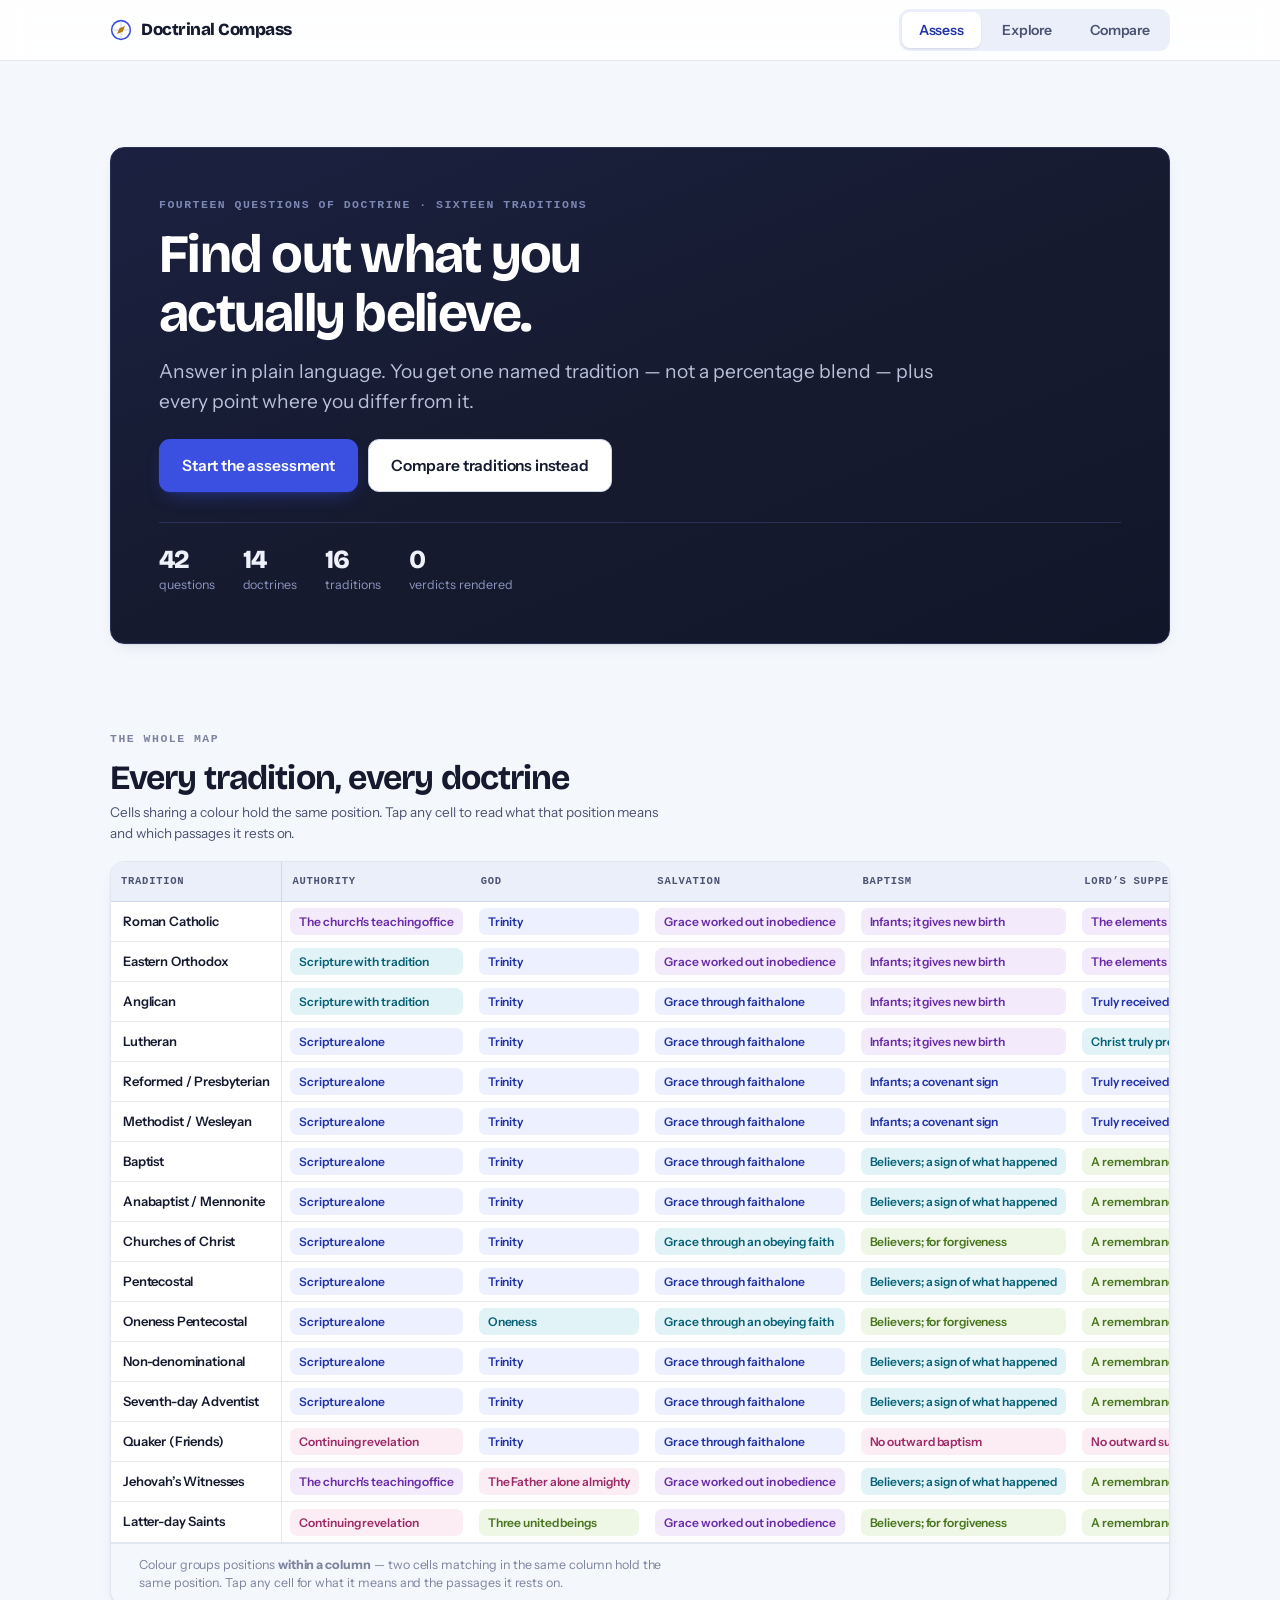
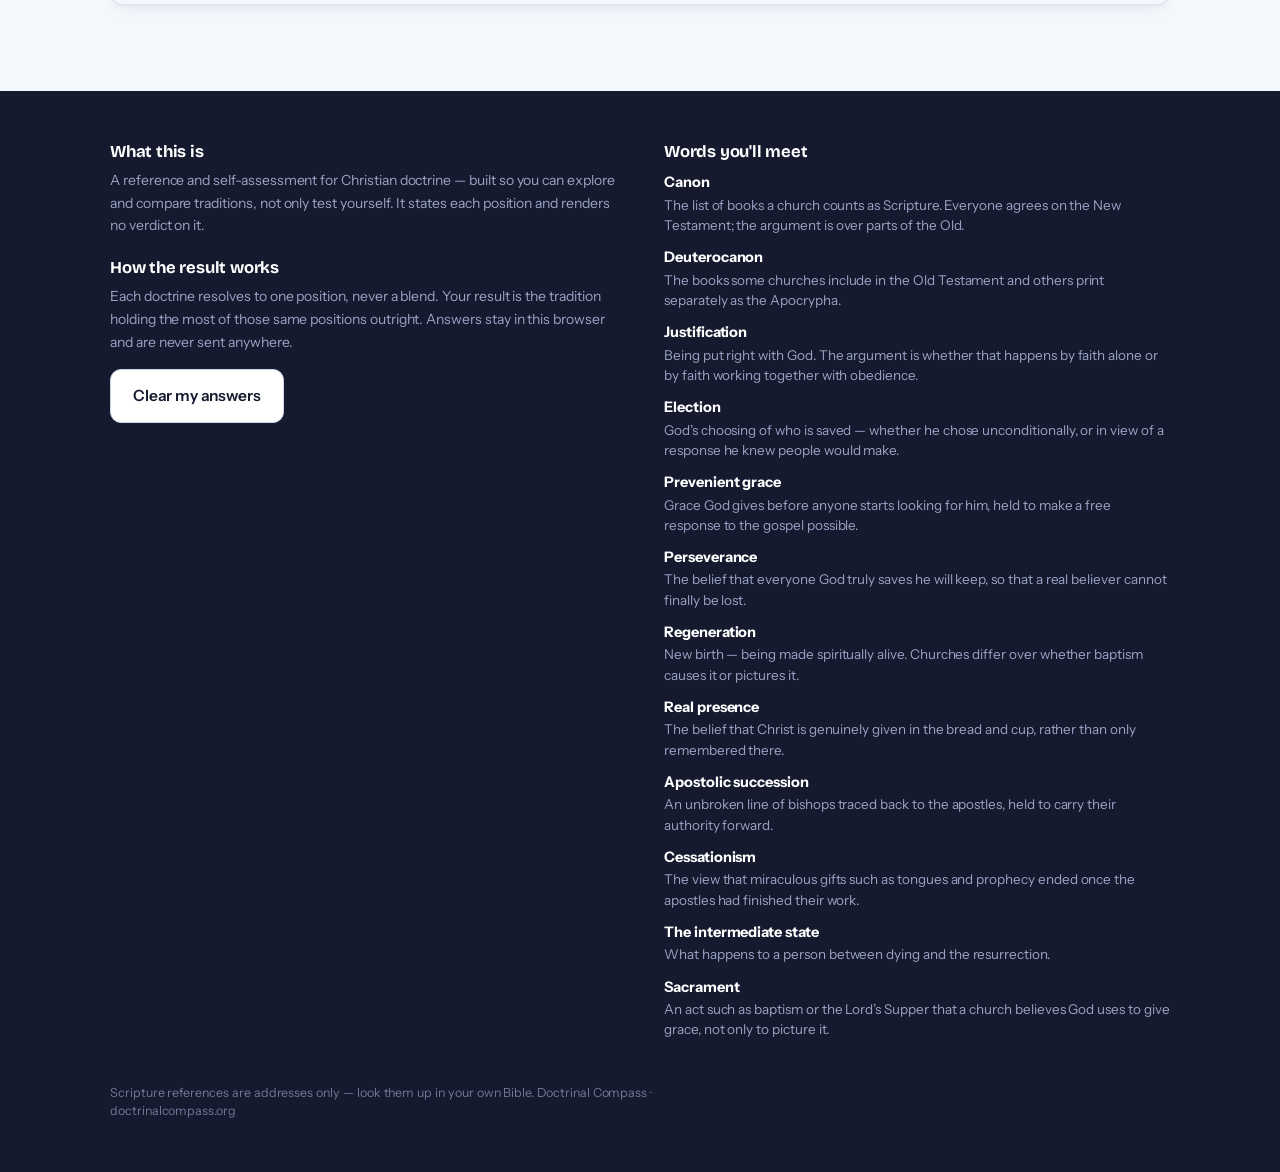
<file: public/index (3).html>
<!DOCTYPE html>
<html lang="en">
<head>
<meta charset="utf-8">
<meta name="viewport" content="width=device-width, initial-scale=1, viewport-fit=cover">
<title>Doctrinal Compass — compare Christian doctrine</title>
<meta name="description" content="A reference and self-assessment for Christian doctrine. Compare sixteen traditions across fourteen questions of doctrine, or find where you stand.">
<meta name="theme-color" content="#151A2E">
<link rel="preconnect" href="https://fonts.googleapis.com">
<link rel="preconnect" href="https://fonts.gstatic.com" crossorigin>
<link href="https://fonts.googleapis.com/css2?family=Bricolage+Grotesque:opsz,wght@12..96,600;12..96,700;12..96,800&family=Instrument+Sans:wght@400;500;600;700&display=swap" rel="stylesheet">
<style>
/* ============================================================
   DOCTRINAL COMPASS — tokens
   ============================================================ */
:root{
  /* surfaces + ink */
  --ink:#151A2E;
  --ink-2:#4B5372;
  --ink-3:#7C849E;
  --line:#E1E6F1;
  --line-2:#CED6E7;
  --paper:#FFFFFF;
  --wash:#F4F7FC;
  --wash-2:#EAEFF9;

  /* brand */
  --primary:#3B4FE0;
  --primary-deep:#2334A8;
  --primary-wash:#EDF0FE;
  --gold:#B8781A;
  --gold-wash:#FCF3E2;

  /* authority locus — categorical, not a scale */
  --auth-scripture:#3B4FE0;
  --auth-tradition:#0C8AA3;
  --auth-office:#8543C6;
  --auth-revelation:#BE3B82;

  /* agreement bands — ordered scale */
  --band-1:#0C7F58;
  --band-2:#5A932C;
  --band-3:#B8781A;
  --band-4:#CB6224;
  --band-5:#B93544;

  /* type */
  --display:'Bricolage Grotesque','Instrument Sans',system-ui,-apple-system,'Segoe UI',sans-serif;
  --body:'Instrument Sans',system-ui,-apple-system,'Segoe UI',Roboto,sans-serif;
  --mono:ui-monospace,SFMono-Regular,'SF Mono',Menlo,Consolas,monospace;

  /* metrics — every one fluid so phone-desktop-mode still scales */
  --wrap:1140px;
  --gutter:clamp(16px,4.2vw,40px);
  --pad-card:clamp(18px,3.6vw,28px);
  --gap:clamp(12px,2.4vw,20px);
  --sect:clamp(44px,7vw,86px);
  --r:14px;
  --r-sm:9px;
  --shadow:0 1px 2px rgba(21,26,46,.05),0 6px 18px -8px rgba(21,26,46,.14);
  --shadow-lg:0 2px 4px rgba(21,26,46,.06),0 18px 44px -18px rgba(21,26,46,.26);
}

*,*::before,*::after{box-sizing:border-box}
html{-webkit-text-size-adjust:100%}
body{
  margin:0;
  background:var(--wash);
  color:var(--ink);
  font-family:var(--body);
  font-size:clamp(15.5px,1.05vw + 13px,17.5px);
  line-height:1.62;
  letter-spacing:-.003em;
  -webkit-font-smoothing:antialiased;
}
img{max-width:100%;display:block}
button{font:inherit;color:inherit}
a{color:var(--primary-deep);text-decoration-thickness:1px;text-underline-offset:2px}

:focus-visible{outline:3px solid var(--primary);outline-offset:2px;border-radius:4px}

@media (prefers-reduced-motion:reduce){
  *{animation-duration:.01ms !important;transition-duration:.01ms !important;scroll-behavior:auto !important}
}

/* ---------- type ---------- */
h1,h2,h3,h4{font-family:var(--display);font-weight:700;line-height:1.1;letter-spacing:-.02em;margin:0}
h1{font-size:clamp(30px,6.4vw,54px);letter-spacing:-.032em}
h2{font-size:clamp(23px,3.4vw,34px);letter-spacing:-.026em}
h3{font-size:clamp(18px,1.9vw,22px);letter-spacing:-.018em}
h4{font-size:clamp(15.5px,1.3vw,17px);letter-spacing:-.012em}
p{margin:0 0 .85em;max-width:68ch}
p:last-child{margin-bottom:0}

.eyebrow{
  font-family:var(--mono);font-size:11.5px;font-weight:600;
  letter-spacing:.13em;text-transform:uppercase;color:var(--ink-3);
  margin:0 0 10px;
}
.lede{font-size:clamp(16.5px,1.5vw,19.5px);color:var(--ink-2);line-height:1.55;max-width:60ch}
.small{font-size:13.5px;line-height:1.5;color:var(--ink-2)}
.tiny{font-size:12.5px;line-height:1.45;color:var(--ink-3)}

/* caption that sits under every meter — says what is being measured */
.meter-caption{
  font-size:12.5px;line-height:1.4;color:var(--ink-3);
  margin-top:6px;max-width:46ch;
}

/* ---------- layout ---------- */
.wrap{width:100%;max-width:var(--wrap);margin-inline:auto;padding-inline:var(--gutter)}
.stack>*+*{margin-top:var(--gap)}
.section{padding-block:var(--sect)}
.hr{height:1px;background:var(--line);border:0;margin:0}

.grid{display:grid;gap:var(--gap)}
@media (min-width:660px){ .g-2{grid-template-columns:repeat(2,1fr)} }
@media (min-width:960px){ .g-3{grid-template-columns:repeat(3,1fr)} .g-2{grid-template-columns:repeat(2,1fr)} }

/* ---------- header ---------- */
.site-head{
  position:sticky;top:0;z-index:60;
  background:rgba(255,255,255,.88);
  backdrop-filter:saturate(180%) blur(14px);
  -webkit-backdrop-filter:saturate(180%) blur(14px);
  border-bottom:1px solid var(--line);
}
.head-row{display:flex;align-items:center;gap:14px;height:60px}
.brand{display:flex;align-items:center;gap:9px;font-family:var(--display);font-weight:800;font-size:17px;letter-spacing:-.028em;text-decoration:none;color:var(--ink);white-space:nowrap}
.brand-mark{width:22px;height:22px;flex:none}

.tabs{display:flex;gap:4px;margin-left:auto;background:var(--wash-2);padding:3px;border-radius:11px}
.tab{
  appearance:none;border:0;background:transparent;cursor:pointer;
  padding:7px clamp(9px,1.6vw,17px);border-radius:8px;
  font-size:14px;font-weight:600;color:var(--ink-2);letter-spacing:-.01em;
  transition:background .15s,color .15s;
}
.tab:hover{color:var(--ink)}
.tab[aria-selected="true"]{background:var(--paper);color:var(--primary-deep);box-shadow:0 1px 2px rgba(21,26,46,.1)}

/* ---------- cards ---------- */
.card{
  background:var(--paper);border:1px solid var(--line);border-radius:var(--r);
  padding:var(--pad-card);box-shadow:var(--shadow);
}
.card-tight{padding:clamp(14px,2.6vw,20px)}
.card-dark{
  background:linear-gradient(158deg,#1B2140 0%,#151A2E 58%,#111629 100%);
  border:1px solid #2A3157;color:#EEF1FA;
}
.card-dark h1,.card-dark h2,.card-dark h3{color:#fff}
.card-dark .lede,.card-dark p{color:#B9C1DA}
.card-dark .eyebrow{color:#7C88B4}

/* ---------- buttons ---------- */
.btn{
  display:inline-flex;align-items:center;justify-content:center;gap:8px;
  padding:13px 22px;border-radius:11px;border:1px solid transparent;
  font-weight:600;font-size:15.5px;letter-spacing:-.01em;
  cursor:pointer;text-decoration:none;transition:transform .12s,background .15s,border-color .15s;
  min-height:46px;
}
.btn:active{transform:translateY(1px)}
.btn-primary{background:var(--primary);color:#fff;box-shadow:0 1px 2px rgba(35,52,168,.3),0 8px 20px -10px rgba(59,79,224,.7)}
.btn-primary:hover{background:var(--primary-deep)}
.btn-ghost{background:var(--paper);border-color:var(--line-2);color:var(--ink)}
.btn-ghost:hover{border-color:var(--ink-3);background:var(--wash)}
.btn-quiet{background:transparent;border-color:transparent;color:var(--ink-2);padding:9px 12px;min-height:38px;font-size:14px}
.btn-quiet:hover{background:var(--wash-2);color:var(--ink)}
.btn-row{display:flex;flex-wrap:wrap;gap:10px}
.btn-block{width:100%}

/* ---------- chips + pills ---------- */
.pill{
  display:inline-flex;align-items:center;gap:6px;
  padding:4px 10px;border-radius:999px;font-size:12.5px;font-weight:600;
  background:var(--wash-2);color:var(--ink-2);white-space:nowrap;
}
.pill-dot{width:7px;height:7px;border-radius:50%;flex:none;background:currentColor}

/* authority pill takes its colour from the locus */
.pill-auth{background:color-mix(in srgb,currentColor 11%,transparent)}

/* ---------- the authority mark (labelled, not a bare square) ---------- */
.auth-mark{display:flex;gap:3px;align-items:center}
.auth-seg{height:8px;flex:1;border-radius:2px;background:var(--line-2)}
.auth-seg.on{background:currentColor}

/* ---------- agreement band meter ---------- */
.band{display:flex;align-items:center;gap:9px;flex-wrap:wrap}
.band-dots{display:flex;gap:4px}
.band-dot{width:9px;height:9px;border-radius:50%;background:var(--line-2)}
.band-dot.on{background:currentColor}
.band-name{font-weight:700;font-size:14.5px;letter-spacing:-.012em}
.band-count{font-family:var(--mono);font-size:12.5px;color:var(--ink-3);font-weight:600}

/* ---------- matrix (the signature element) ---------- */
.matrix-shell{
  border:1px solid var(--line);border-radius:var(--r);background:var(--paper);
  overflow:hidden;box-shadow:var(--shadow);
}
.matrix-scroll{overflow-x:auto;-webkit-overflow-scrolling:touch;scrollbar-width:thin}
table.matrix{border-collapse:separate;border-spacing:0;width:max-content;min-width:100%;font-size:13px}
table.matrix th,table.matrix td{padding:0;text-align:left}
table.matrix thead th{
  position:sticky;top:0;z-index:3;background:var(--wash-2);
  font-family:var(--mono);font-size:10.5px;font-weight:700;letter-spacing:.07em;text-transform:uppercase;
  color:var(--ink-2);padding:11px 10px;border-bottom:1px solid var(--line-2);
  white-space:nowrap;
}
table.matrix tbody th{
  position:sticky;left:0;z-index:2;background:var(--paper);
  padding:9px 12px;font-weight:600;font-size:13px;white-space:nowrap;
  border-right:1px solid var(--line);border-bottom:1px solid var(--line);
  text-align:left;letter-spacing:-.012em;
}
table.matrix thead th:first-child{left:0;z-index:4;background:var(--wash-2);border-right:1px solid var(--line-2)}
table.matrix tbody td{border-bottom:1px solid var(--line);padding:6px 8px;vertical-align:middle}
table.matrix tbody tr:hover th,table.matrix tbody tr:hover td{background:var(--wash)}
.cell{
  display:block;width:100%;text-align:left;border:0;cursor:pointer;
  padding:6px 9px;border-radius:7px;font-size:12px;font-weight:600;line-height:1.25;
  letter-spacing:-.008em;min-width:104px;
  transition:filter .12s;
}
.cell:hover{filter:brightness(.94)}
.matrix-legend{display:flex;flex-wrap:wrap;gap:8px 16px;padding:12px var(--pad-card);border-top:1px solid var(--line);background:var(--wash)}
.scroll-hint{
  font-family:var(--mono);font-size:11px;letter-spacing:.06em;text-transform:uppercase;
  color:var(--ink-3);padding:9px var(--pad-card) 0;
}
@media (min-width:900px){ .scroll-hint{display:none} }

/* ---------- question flow ---------- */
.q-progress{height:5px;background:var(--wash-2);border-radius:99px;overflow:hidden}
.q-progress-fill{height:100%;background:var(--primary);border-radius:99px;transition:width .3s ease}
.opt{
  display:flex;gap:12px;align-items:flex-start;width:100%;text-align:left;
  padding:14px 16px;border-radius:11px;border:1.5px solid var(--line);
  background:var(--paper);cursor:pointer;transition:border-color .13s,background .13s;
  font-size:15.5px;line-height:1.45;letter-spacing:-.008em;
}
.opt:hover{border-color:var(--line-2);background:var(--wash)}
.opt[aria-pressed="true"]{border-color:var(--primary);background:var(--primary-wash);box-shadow:inset 0 0 0 1px var(--primary)}
.opt-key{
  flex:none;width:24px;height:24px;border-radius:7px;background:var(--wash-2);
  display:grid;place-items:center;font-family:var(--mono);font-size:11.5px;font-weight:700;color:var(--ink-2);
  margin-top:1px;
}
.opt[aria-pressed="true"] .opt-key{background:var(--primary);color:#fff}
.opt-list{display:grid;gap:9px}

details.defn{border-top:1px dashed var(--line-2);margin-top:14px;padding-top:12px}
details.defn summary{
  cursor:pointer;font-size:13.5px;font-weight:600;color:var(--primary-deep);
  list-style:none;display:inline-flex;align-items:center;gap:6px;
}
details.defn summary::-webkit-details-marker{display:none}
details.defn summary::before{content:'+';font-family:var(--mono);font-weight:700}
details.defn[open] summary::before{content:'–'}
details.defn .body{font-size:14px;color:var(--ink-2);margin-top:9px;line-height:1.55}

/* ---------- result ---------- */
.verdict{
  font-family:var(--display);font-weight:800;
  font-size:clamp(28px,6vw,46px);line-height:1.05;letter-spacing:-.032em;color:#fff;
  margin:6px 0 0;
}
.axis-row{
  display:grid;grid-template-columns:auto 1fr;gap:12px;align-items:start;
  padding:13px 0;border-bottom:1px solid var(--line);
}
.axis-row:last-child{border-bottom:0}
.tick{
  width:22px;height:22px;border-radius:7px;display:grid;place-items:center;
  font-size:13px;font-weight:800;flex:none;margin-top:1px;
}
.tick.yes{background:#E4F4EC;color:var(--band-1)}
.tick.no{background:#FBE9EA;color:var(--band-5)}
@media (min-width:700px){
  .axis-row{grid-template-columns:auto 200px 1fr;align-items:center}
}

/* ---------- compare ---------- */
.cmp-head{display:grid;gap:var(--gap)}
@media (min-width:660px){ .cmp-head{grid-template-columns:1fr 1fr} }
.select{
  width:100%;padding:12px 14px;border-radius:11px;border:1.5px solid var(--line-2);
  background:var(--paper);font-size:15.5px;font-weight:600;color:var(--ink);
  appearance:none;background-image:url("data:image/svg+xml,%3Csvg xmlns='http://www.w3.org/2000/svg' width='12' height='8' viewBox='0 0 12 8'%3E%3Cpath d='M1 1l5 5 5-5' stroke='%237C849E' stroke-width='2' fill='none' stroke-linecap='round'/%3E%3C/svg%3E");
  background-repeat:no-repeat;background-position:right 14px center;padding-right:38px;
}
.cmp-row{
  display:grid;gap:6px 14px;padding:16px 0;border-bottom:1px solid var(--line);
  grid-template-columns:1fr;
}
.cmp-row:last-child{border-bottom:0}
@media (min-width:700px){ .cmp-row{grid-template-columns:180px 1fr 1fr;align-items:start} }
.cmp-axis{font-weight:700;font-size:14.5px;letter-spacing:-.014em}
.cmp-side{padding:11px 13px;border-radius:10px;background:var(--wash);border:1px solid var(--line)}
.cmp-side.same{background:#EDF7F2;border-color:#C9E6D8}
.cmp-side-name{font-family:var(--mono);font-size:10.5px;font-weight:700;letter-spacing:.08em;text-transform:uppercase;color:var(--ink-3);margin-bottom:4px}
.cmp-pos{font-weight:700;font-size:14.5px;letter-spacing:-.012em;margin-bottom:3px}
@media (min-width:700px){ .cmp-side-name{display:none} }

/* ---------- tradition list ---------- */
.trad-card{
  display:block;width:100%;text-align:left;cursor:pointer;
  background:var(--paper);border:1px solid var(--line);border-radius:var(--r);
  padding:clamp(15px,2.6vw,20px);box-shadow:var(--shadow);
  transition:border-color .14s,transform .14s,box-shadow .14s;
}
.trad-card:hover{border-color:var(--line-2);transform:translateY(-1px);box-shadow:var(--shadow-lg)}
.trad-name{font-family:var(--display);font-weight:700;font-size:17.5px;letter-spacing:-.02em;margin-bottom:5px}

/* ---------- panel (cell + tradition detail) ---------- */
.panel-back{
  position:fixed;inset:0;z-index:90;background:rgba(21,26,46,.45);
  display:grid;place-items:end center;padding:0;
}
.panel{
  background:var(--paper);width:100%;max-width:640px;
  border-radius:18px 18px 0 0;max-height:88vh;overflow-y:auto;
  padding:var(--pad-card) var(--pad-card) calc(var(--pad-card) + env(safe-area-inset-bottom));
  box-shadow:var(--shadow-lg);
}
@media (min-width:660px){
  .panel-back{place-items:center}
  .panel{border-radius:16px;max-height:82vh}
}
.panel-grab{width:38px;height:4px;border-radius:99px;background:var(--line-2);margin:0 auto 14px}
@media (min-width:660px){ .panel-grab{display:none} }

/* ---------- misc ---------- */
.stat-strip{display:flex;flex-wrap:wrap;gap:10px 28px}
.stat-n{font-family:var(--display);font-weight:800;font-size:26px;letter-spacing:-.03em;line-height:1}
.stat-l{font-size:12.5px;color:var(--ink-3);margin-top:2px}
.card-dark .stat-l{color:#8B95BE}
.hidden{display:none !important}
.sr{position:absolute;width:1px;height:1px;padding:0;margin:-1px;overflow:hidden;clip:rect(0,0,0,1px);white-space:nowrap;border:0}
.scripture{font-family:var(--mono);font-size:12.5px;color:var(--ink-3);letter-spacing:-.01em;line-height:1.55}
.site-foot{background:var(--ink);color:#9AA3C4;padding-block:clamp(30px,5vw,52px);font-size:14px}
.site-foot a{color:#C3CBE6}
.site-foot h4{color:#fff;margin-bottom:8px}
</style>
</head>
<body>

<header class="site-head">
  <div class="wrap head-row">
    <a class="brand" href="#assess">
      <svg class="brand-mark" viewBox="0 0 24 24" fill="none" aria-hidden="true">
        <circle cx="12" cy="12" r="10.2" stroke="#3B4FE0" stroke-width="1.7"/>
        <path d="M12 2.8v18.4M2.8 12h18.4" stroke="#CED6E7" stroke-width="1.1"/>
        <path d="M16.4 7.6l-2.6 6.2-6.2 2.6 2.6-6.2z" fill="#B8781A"/>
      </svg>
      Doctrinal Compass
    </a>
    <nav class="tabs" role="tablist" aria-label="Sections">
      <button class="tab" role="tab" id="tab-assess"  aria-selected="true"  data-view="assess">Assess</button>
      <button class="tab" role="tab" id="tab-explore" aria-selected="false" data-view="explore">Explore</button>
      <button class="tab" role="tab" id="tab-compare" aria-selected="false" data-view="compare">Compare</button>
    </nav>
  </div>
</header>

<main>

<!-- ============================ ASSESS ============================ -->
<section id="view-assess" class="view" role="tabpanel" aria-labelledby="tab-assess">

  <!-- start screen -->
  <div id="assess-start">
    <div class="wrap section">
      <div class="card card-dark" style="padding:clamp(24px,4.6vw,48px)">
        <p class="eyebrow">Fourteen questions of doctrine · Sixteen traditions</p>
        <h1>Find out what you<br>actually believe.</h1>
        <p class="lede" style="margin-top:14px">Answer in plain language. You get one named tradition — not a
        percentage blend — plus every point where you differ from it.</p>
        <div class="btn-row" style="margin-top:22px">
          <button class="btn btn-primary" id="btn-start">Start the assessment</button>
          <button class="btn btn-ghost" data-goto="compare">Compare traditions instead</button>
        </div>
        <div class="stat-strip" style="margin-top:30px;padding-top:24px;border-top:1px solid #2A3157">
          <div><div class="stat-n">42</div><div class="stat-l">questions</div></div>
          <div><div class="stat-n">14</div><div class="stat-l">doctrines</div></div>
          <div><div class="stat-n">16</div><div class="stat-l">traditions</div></div>
          <div><div class="stat-n">0</div><div class="stat-l">verdicts rendered</div></div>
        </div>
      </div>
    </div>

    <div class="wrap" style="padding-bottom:var(--sect)">
      <p class="eyebrow">The whole map</p>
      <h2 style="margin-bottom:6px">Every tradition, every doctrine</h2>
      <p class="small" style="margin-bottom:18px;max-width:62ch">Cells sharing a colour hold the same position.
      Tap any cell to read what that position means and which passages it rests on.</p>
      <div id="home-matrix"></div>
    </div>
  </div>

  <!-- question flow -->
  <div id="assess-quiz" class="hidden">
    <div class="wrap section" style="max-width:760px">
      <div style="display:flex;align-items:center;gap:14px;margin-bottom:8px">
        <span class="eyebrow" id="q-counter" style="margin:0"></span>
        <button class="btn btn-quiet" id="btn-quit" style="margin-left:auto">Save &amp; exit</button>
      </div>
      <div class="q-progress"><div class="q-progress-fill" id="q-fill" style="width:0%"></div></div>

      <div class="card" style="margin-top:22px">
        <p class="eyebrow" id="q-axis"></p>
        <h2 id="q-text" style="margin-bottom:18px"></h2>
        <div class="opt-list" id="q-options"></div>
        <div id="q-defn"></div>
      </div>

      <div class="btn-row" style="margin-top:18px">
        <button class="btn btn-ghost" id="btn-back">Back</button>
        <button class="btn btn-quiet" id="btn-skip">Not sure — skip</button>
      </div>
    </div>
  </div>

  <!-- result -->
  <div id="assess-result" class="hidden">
    <div class="wrap section">
      <div class="card card-dark" style="padding:clamp(24px,4.6vw,44px)">
        <p class="eyebrow">Your result</p>
        <h1 class="verdict" id="res-name"></h1>
        <p class="lede" id="res-line" style="margin-top:14px"></p>
        <div id="res-tie" class="hidden" style="margin-top:16px;padding:13px 15px;background:#232A4E;border-radius:11px">
          <p class="small" id="res-tie-text" style="color:#C3CBE6"></p>
        </div>
        <div class="btn-row" style="margin-top:24px">
          <button class="btn btn-ghost" data-goto="compare">Compare it with another tradition</button>
          <button class="btn btn-quiet" id="btn-retake" style="color:#B9C1DA">Retake</button>
        </div>
      </div>

      <div class="card" style="margin-top:var(--gap)">
        <p class="eyebrow">Doctrine by doctrine</p>
        <h3 style="margin-bottom:4px">Where you match, and where you don't</h3>
        <p class="meter-caption" style="margin-bottom:10px">Your settled position on each doctrine, set against
        the one named above. A cross is a real disagreement, not a near miss.</p>
        <div id="res-axes"></div>
      </div>

      <div class="card" style="margin-top:var(--gap)">
        <p class="eyebrow">Everyone else</p>
        <h3 style="margin-bottom:4px">How the other fifteen line up</h3>
        <p class="meter-caption" style="margin-bottom:14px">Counted as whole doctrines matched out of fourteen —
        no weighting, no percentage.</p>
        <div id="res-rank" class="stack"></div>
      </div>
    </div>
  </div>
</section>

<!-- ============================ EXPLORE ============================ -->
<section id="view-explore" class="view hidden" role="tabpanel" aria-labelledby="tab-explore">
  <div class="wrap section">
    <p class="eyebrow">Explore</p>
    <h2 style="margin-bottom:6px">Sixteen traditions</h2>
    <p class="lede" style="margin-bottom:6px">Each one stated the way someone inside it would state it.</p>
    <p class="meter-caption" style="margin-bottom:22px">The coloured bar on each card shows where that tradition
    puts final authority — Scripture, Scripture with tradition, the church's teaching office, or continuing revelation.</p>
    <div id="explore-grid" class="grid g-2 g-3"></div>
  </div>
</section>

<!-- ============================ COMPARE ============================ -->
<section id="view-compare" class="view hidden" role="tabpanel" aria-labelledby="tab-compare">
  <div class="wrap section">
    <p class="eyebrow">Compare</p>
    <h2 style="margin-bottom:6px">Set two traditions side by side</h2>
    <p class="lede" style="margin-bottom:22px">This compares them to each other. Your own answers play no part in it,
    and you don't need to have taken the assessment.</p>

    <div class="cmp-head">
      <div>
        <label class="eyebrow" for="cmp-a">First tradition</label>
        <select class="select" id="cmp-a"></select>
      </div>
      <div>
        <label class="eyebrow" for="cmp-b">Second tradition</label>
        <select class="select" id="cmp-b"></select>
      </div>
    </div>

    <div class="card" id="cmp-summary" style="margin-top:var(--gap)"></div>
    <div class="card" id="cmp-table-card" style="margin-top:var(--gap)">
      <div id="cmp-table"></div>
    </div>

    <div style="margin-top:var(--sect)">
      <p class="eyebrow">All sixteen</p>
      <h2 style="margin-bottom:6px">The full map</h2>
      <p class="meter-caption" style="margin-bottom:18px">Every tradition against every doctrine. Matching colours
      down a column mean the same position, stated the same way.</p>
      <div id="full-matrix"></div>
    </div>
  </div>
</section>

</main>

<footer class="site-foot">
  <div class="wrap">
    <div class="grid g-2" style="gap:clamp(24px,4vw,48px)">
      <div>
        <h4>What this is</h4>
        <p style="color:#9AA3C4">A reference and self-assessment for Christian doctrine — built so you can explore
        and compare traditions, not only test yourself. It states each position and renders no verdict on it.</p>
        <h4 style="margin-top:22px">How the result works</h4>
        <p style="color:#9AA3C4">Each doctrine resolves to one position, never a blend. Your result is the tradition
        holding the most of those same positions outright. Answers stay in this browser and are never sent anywhere.</p>
        <div class="btn-row" style="margin-top:16px">
          <button class="btn btn-ghost" id="btn-clear">Clear my answers</button>
        </div>
      </div>
      <div>
        <h4>Words you'll meet</h4>
        <div id="glossary" class="stack" style="--gap:11px;margin-top:10px"></div>
      </div>
    </div>
    <p class="tiny" style="color:#6F7899;margin-top:clamp(28px,4vw,44px)">Scripture references are addresses only —
    look them up in your own Bible. Doctrinal Compass · doctrinalcompass.org</p>
  </div>
</footer>

<div id="panel-root"></div>
<script>
/* ============================================================
   DATA
   Positions are shared vocabulary. Two traditions either hold
   the same position id or they do not — that is what makes the
   comparison outright rather than a similarity score.
   ============================================================ */

const PAL = [
  {bg:'#EDF0FE',fg:'#2334A8'},
  {bg:'#E2F3F7',fg:'#076276'},
  {bg:'#F3EAFB',fg:'#6B2CA8'},
  {bg:'#FCEDF4',fg:'#9E2A67'},
  {bg:'#EEF6E5',fg:'#48761F'}
];

const LOCUS = [
  {n:'Scripture',            v:'--auth-scripture',  seg:[1,0,0,0], d:'Scripture alone is the final court. Everything else is tested by it.'},
  {n:'Scripture + tradition',v:'--auth-tradition',  seg:[1,1,0,0], d:'Scripture holds the final word, read inside the faith handed down from the apostles.'},
  {n:'Teaching office',      v:'--auth-office',     seg:[1,1,1,0], d:'A living teaching office is charged with settling what Scripture and tradition mean.'},
  {n:'Continuing revelation',v:'--auth-revelation', seg:[1,1,1,1], d:'God still speaks now, through prophets or the Spirit, alongside what is written.'}
];

const AXES = [
{id:'authority', n:'Authority', q:'Where final authority rests', pos:{
  SA:{n:'Scripture alone', c:0, g:'Scripture is the only final authority; every teaching, council and custom is tested against it.', s:'2 Timothy 3:16–17; Acts 17:11; Mark 7:6–13'},
  ST:{n:'Scripture with tradition', c:1, g:'Scripture holds the final word, read within the faith the church has handed down from the apostles.', s:'2 Thessalonians 2:15; 1 Corinthians 11:2; Jude 3'},
  CO:{n:"The church's teaching office", c:2, g:'Scripture and tradition are one deposit, and a living teaching office settles what they mean.', s:'Matthew 16:18–19; Acts 15:1–29; 1 Timothy 3:15'},
  AR:{n:'Continuing revelation', c:3, g:'Scripture stands, and God still speaks now through prophets or the Spirit to guide his people.', s:'Amos 3:7; Joel 2:28–29; John 16:13'}}},

{id:'canon', n:'Canon', q:'Which books belong in Scripture', pos:{
  C66:{n:'Sixty-six books', c:0, g:'Thirty-nine Old Testament books and twenty-seven New; the extra books may be read but settle no doctrine.', s:'Romans 3:2; Luke 24:44; Revelation 22:18–19'},
  C73:{n:'Seventy-three books', c:2, g:'The same New Testament with a longer Old, including Tobit, Judith, Wisdom, Sirach, Baruch and the Maccabees.', s:'2 Maccabees 12:43–46; Wisdom 2:12–20; Sirach 1:1'},
  CW:{n:'A wider Old Testament', c:1, g:'A longer Old Testament still, settled by what the church has actually read and prayed rather than by a list.', s:'Psalm 151; 3 Maccabees 6:1–15; 2 Esdras 14:44–48'},
  CP:{n:'Scripture given since', c:3, g:'The Bible remains Scripture, and God has given further scripture through prophets in the latter days.', s:'Ezekiel 37:15–20; John 10:16; Revelation 14:6'}}},

{id:'god', n:'God', q:'The nature of God', pos:{
  TRIN:{n:'Trinity', c:0, g:'One God who exists eternally as three distinct persons — Father, Son and Holy Spirit — equal in being.', s:'Matthew 28:19; John 1:1; 2 Corinthians 13:14'},
  ONE:{n:'Oneness', c:1, g:'One God who is one person, revealed as Father in creation, Son in redemption and Spirit in the church.', s:'Deuteronomy 6:4; John 14:9; Colossians 2:9'},
  SUB:{n:'The Father alone almighty', c:3, g:'The Father alone is Almighty God; the Son is his first creation and the Spirit is God\u2019s active force.', s:'John 14:28; Colossians 1:15; Revelation 3:14'},
  SEP:{n:'Three united beings', c:4, g:'Father, Son and Holy Ghost are three distinct beings, perfectly one in mind, purpose and glory.', s:'Acts 7:55–56; John 17:21–22; Matthew 3:16–17'}}},

{id:'assurance', n:'Assurance', q:'Whether a believer can be finally lost', pos:{
  PER:{n:'Kept to the end', c:0, g:'Everyone God truly saves he also keeps; a real believer will persevere and cannot be finally lost.', s:'John 10:27–29; Romans 8:38–39; Philippians 1:6'},
  FALL:{n:'Able to fall away', c:3, g:'A genuine believer keeps real freedom, and may turn from Christ and be lost if they do not endure.', s:'Hebrews 6:4–6; 2 Peter 2:20–22; Matthew 24:13'},
  SAC:{n:'Kept through the sacraments', c:2, g:'Grace is held and renewed through the sacramental life; grave sin breaks it until a person is restored.', s:'John 6:53–56; 1 John 5:16–17; James 5:14–16'}}},

{id:'salvation', n:'Salvation', q:'How a person is saved', pos:{
  FA:{n:'Grace through faith alone', c:0, g:'God justifies the ungodly by grace through faith alone; good works follow as fruit and never as cause.', s:'Ephesians 2:8–9; Romans 4:4–5; Galatians 2:16'},
  FW:{n:'Grace worked out in obedience', c:2, g:'Grace begins, sustains and completes salvation, received in the sacraments and cooperated with by faith and love.', s:'James 2:24; Philippians 2:12–13; Matthew 25:31–46'},
  OF:{n:'Grace through an obeying faith', c:1, g:'Grace saves through a faith that obeys the gospel — hearing, believing, repenting, confessing and being baptised.', s:'Acts 2:38; Romans 6:3–4; Hebrews 5:9'}}},

{id:'election', n:'Election', q:'Why one person believes and another does not', pos:{
  UNC:{n:'Unconditional election', c:0, g:'God chose whom he would save before creation, not for anything foreseen in them, and gives them faith.', s:'Ephesians 1:4–5; Romans 9:15–16; John 6:44'},
  PREV:{n:'Grace that goes first', c:1, g:'God\u2019s grace reaches everyone before they seek him and makes a real response possible; each person then answers.', s:'Titus 2:11; John 12:32; Philippians 2:13'},
  FREE:{n:'A free response', c:4, g:'The gospel is offered to all alike and each person is genuinely able to accept or to refuse the offer.', s:'Joshua 24:15; Revelation 22:17; Acts 17:30'}}},

{id:'baptism', n:'Baptism', q:'Who is baptised, and what it does', pos:{
  IR:{n:'Infants; it gives new birth', c:2, g:'Infants and adults are baptised, and baptism itself washes away sin and joins a person to Christ.', s:'Acts 2:38–39; Titus 3:5; John 3:5'},
  IC:{n:'Infants; a covenant sign', c:0, g:'Infants of believers are baptised as the sign and seal of God\u2019s covenant promise, which faith later receives.', s:'Genesis 17:7; Colossians 2:11–12; Acts 16:15'},
  BS:{n:'Believers; a sign of what happened', c:1, g:'Only those old enough to believe are baptised, picturing a washing and new life already received by faith.', s:'Acts 8:36–38; Romans 6:4; 1 Peter 3:21'},
  BR:{n:'Believers; for forgiveness', c:4, g:'Only believers are baptised, by immersion, and it is the appointed moment at which sins are forgiven.', s:'Acts 2:38; Acts 22:16; Mark 16:16'},
  NOB:{n:'No outward baptism', c:3, g:'The one baptism that matters is Christ baptising the heart with his Spirit; no water rite is required.', s:'Matthew 3:11; 1 Corinthians 12:13; Ephesians 4:5'}}},

{id:'supper', n:'Lord\u2019s Supper', q:'What happens at the Lord\u2019s Supper', pos:{
  TRA:{n:'The elements are changed', c:2, g:'By God\u2019s act the bread and wine truly become the body and blood of Christ, offered and received.', s:'John 6:53–56; 1 Corinthians 10:16; Luke 22:19–20'},
  REA:{n:'Christ truly present with them', c:1, g:'Christ\u2019s body and blood are truly given in and with the bread and wine, which remain bread and wine.', s:'1 Corinthians 11:27–29; Matthew 26:26–28; 1 Corinthians 10:16'},
  SPI:{n:'Truly received by faith', c:0, g:'Christ is really given to those who believe, spiritually and by the Spirit, not by a change in the elements.', s:'John 6:63; 1 Corinthians 10:16; John 15:4'},
  MEM:{n:'A remembrance', c:4, g:'The bread and cup remain bread and cup, and the supper proclaims Christ\u2019s death until he comes again.', s:'Luke 22:19; 1 Corinthians 11:24–26; Acts 20:7'},
  NOS:{n:'No outward supper', c:3, g:'Communion with Christ is inward and continual, so no outward rite of bread and cup is observed.', s:'John 6:35; Revelation 3:20; Romans 14:17'}}},

{id:'governance', n:'Governance', q:'Who governs the church', pos:{
  PAP:{n:'One worldwide hierarchy', c:2, g:'Bishops govern in communion with the bishop of Rome, who holds a primacy of teaching and jurisdiction.', s:'Matthew 16:18–19; John 21:15–17; Luke 22:32'},
  EPI:{n:'Bishops together', c:1, g:'Bishops in apostolic succession govern their churches and settle matters in council, with no single head over all.', s:'Acts 20:28; Titus 1:5; Acts 15:6'},
  PRE:{n:'Elders in assemblies', c:0, g:'Elders govern each congregation and meet in graded assemblies, so that churches are accountable to one another.', s:'Acts 15:2–6; 1 Timothy 4:14; Acts 14:23'},
  CON:{n:'Each congregation itself', c:4, g:'Every local congregation governs its own affairs under Christ, choosing its leaders and answering to no outside body.', s:'Matthew 18:17; Acts 6:3–5; 1 Peter 5:2–3'},
  CEN:{n:'A central living leadership', c:3, g:'One central body of living leaders directs the whole church worldwide and settles doctrine and practice for it.', s:'Acts 15:22–29; Ephesians 4:11–13; Amos 3:7'}}},

{id:'sabbath', n:'Sabbath', q:'Which day, and how it is kept', pos:{
  LD:{n:'The Lord\u2019s Day', c:0, g:'Christians gather on Sunday because Christ rose then; it is the Lord\u2019s Day, not the Mosaic sabbath.', s:'Acts 20:7; 1 Corinthians 16:2; Revelation 1:10'},
  SEV:{n:'The seventh day', c:4, g:'The seventh-day sabbath was set apart at creation and written in the commandments, and it was never moved.', s:'Genesis 2:2–3; Exodus 20:8–11; Luke 4:16'},
  NOD:{n:'No commanded day', c:3, g:'No one day binds the conscience now; every day belongs to God and each believer is persuaded in their own mind.', s:'Romans 14:5–6; Colossians 2:16–17; Galatians 4:10–11'}}},

{id:'dead', n:'The dead', q:'What happens between death and resurrection', pos:{
  CON:{n:'Conscious with the Lord', c:0, g:'At death the soul is consciously with Christ, or apart from him, and waits there for the resurrection.', s:'2 Corinthians 5:8; Philippians 1:23; Luke 23:43'},
  PUR:{n:'Purified first', c:2, g:'Those who die in grace but imperfect are purified before entering glory, and the prayers of the church assist them.', s:'1 Corinthians 3:13–15; 2 Maccabees 12:44–46; Matthew 12:32'},
  SLP:{n:'Asleep until the resurrection', c:1, g:'The dead are unconscious, knowing nothing at all, until Christ raises them; Scripture calls this state sleep.', s:'Ecclesiastes 9:5; John 11:11–14; 1 Thessalonians 4:13–16'}}},

{id:'final', n:'Final state', q:'The final state of the lost', pos:{
  ETE:{n:'Punishment without end', c:0, g:'Those finally lost are consciously separated from God and punished for ever; the sentence never comes to an end.', s:'Matthew 25:46; Revelation 20:10; Mark 9:47–48'},
  ANN:{n:'Destroyed for ever', c:1, g:'The lost are raised, judged and then destroyed; the punishment is eternal in its result, not in its duration.', s:'Malachi 4:1–3; Matthew 10:28; Romans 6:23'},
  DEG:{n:'Degrees of glory', c:3, g:'Nearly everyone inherits some degree of glory after judgement, and only a very few are finally cast out.', s:'1 Corinthians 15:40–42; John 14:2; 1 Peter 3:18–20'}}},

{id:'gifts', n:'Spiritual gifts', q:'Tongues, prophecy and healing today', pos:{
  CNT:{n:'Still given', c:4, g:'The Spirit still gives tongues, prophecy and healing, and these belong to the normal life of the church.', s:'1 Corinthians 12:7–11; Acts 2:38–39; Mark 16:17–18'},
  CEA:{n:'Belonged to the apostles', c:0, g:'These signs confirmed the apostles\u2019 message and ceased once the written revelation they served was complete.', s:'1 Corinthians 13:8–10; Hebrews 2:3–4; Ephesians 2:20'},
  OPN:{n:'God may, but does not promise', c:1, g:'God can give any gift he chooses, but these are promised to no one and are no mark of a healthy church.', s:'1 Corinthians 12:11; James 5:14–15; Hebrews 13:8'}}},

{id:'saints', n:'The saints', q:'Mary and the saints', pos:{
  INV:{n:'Asked to pray for us', c:2, g:'The saints are alive in Christ and may be honoured and asked to pray for us, Mary above all the rest.', s:'Revelation 5:8; Luke 1:48; Hebrews 12:1'},
  CHR:{n:'Christ alone is asked', c:0, g:'Christ is the one mediator, so prayer is offered to God through him alone and the saints are not invoked.', s:'1 Timothy 2:5; Matthew 6:9; Acts 10:25–26'}}}
];

const TRADITIONS = [
{id:'catholic', n:'Roman Catholic', loc:2,
 b:'The church built on the apostles, holding Scripture and tradition as one deposit, guarded and interpreted by the bishops in communion with Rome.',
 p:{authority:'CO',canon:'C73',god:'TRIN',assurance:'SAC',salvation:'FW',election:'PREV',baptism:'IR',supper:'TRA',governance:'PAP',sabbath:'LD',dead:'PUR',final:'ETE',gifts:'OPN',saints:'INV'}},

{id:'orthodox', n:'Eastern Orthodox', loc:1,
 b:'The ancient churches of the East, keeping the faith of the seven councils unchanged, where doctrine is received through worship as much as through argument.',
 p:{authority:'ST',canon:'CW',god:'TRIN',assurance:'SAC',salvation:'FW',election:'PREV',baptism:'IR',supper:'TRA',governance:'EPI',sabbath:'LD',dead:'CON',final:'ETE',gifts:'OPN',saints:'INV'}},

{id:'anglican', n:'Anglican', loc:1,
 b:'A reformed catholic church ordering its life by Scripture read with the early church, by common prayer, and by the historic ministry of bishops.',
 p:{authority:'ST',canon:'C66',god:'TRIN',assurance:'FALL',salvation:'FA',election:'PREV',baptism:'IR',supper:'SPI',governance:'EPI',sabbath:'LD',dead:'CON',final:'ETE',gifts:'OPN',saints:'CHR'}},

{id:'lutheran', n:'Lutheran', loc:0,
 b:'A church of the Reformation confessing that a sinner is justified by grace through faith alone, and that God gives himself in word and sacrament.',
 p:{authority:'SA',canon:'C66',god:'TRIN',assurance:'FALL',salvation:'FA',election:'UNC',baptism:'IR',supper:'REA',governance:'EPI',sabbath:'LD',dead:'CON',final:'ETE',gifts:'OPN',saints:'CHR'}},

{id:'reformed', n:'Reformed / Presbyterian', loc:0,
 b:'A church holding that God is sovereign in salvation from first to last, and that Scripture alone rules doctrine, worship and the order of the church.',
 p:{authority:'SA',canon:'C66',god:'TRIN',assurance:'PER',salvation:'FA',election:'UNC',baptism:'IC',supper:'SPI',governance:'PRE',sabbath:'LD',dead:'CON',final:'ETE',gifts:'CEA',saints:'CHR'}},

{id:'methodist', n:'Methodist / Wesleyan', loc:0,
 b:'A movement for scriptural holiness, teaching that God\u2019s grace reaches every person first, and that saving faith works itself out in love.',
 p:{authority:'SA',canon:'C66',god:'TRIN',assurance:'FALL',salvation:'FA',election:'PREV',baptism:'IC',supper:'SPI',governance:'EPI',sabbath:'LD',dead:'CON',final:'ETE',gifts:'OPN',saints:'CHR'}},

{id:'baptist', n:'Baptist', loc:0,
 b:'Churches of baptised believers, each congregation governing itself under Christ, holding Scripture as the sole rule and the church as a company of the converted.',
 p:{authority:'SA',canon:'C66',god:'TRIN',assurance:'PER',salvation:'FA',election:'PREV',baptism:'BS',supper:'MEM',governance:'CON',sabbath:'LD',dead:'CON',final:'ETE',gifts:'CEA',saints:'CHR'}},

{id:'anabaptist', n:'Anabaptist / Mennonite', loc:0,
 b:'Churches of voluntary baptised disciples, marked by following Christ in daily life, by peace, and by keeping the church free of the sword of the state.',
 p:{authority:'SA',canon:'C66',god:'TRIN',assurance:'FALL',salvation:'FA',election:'FREE',baptism:'BS',supper:'MEM',governance:'CON',sabbath:'LD',dead:'CON',final:'ETE',gifts:'OPN',saints:'CHR'}},

{id:'cofc', n:'Churches of Christ', loc:0,
 b:'Congregations seeking to be simply the church of the New Testament, speaking where Scripture speaks and silent where it is silent, without creed or headquarters.',
 p:{authority:'SA',canon:'C66',god:'TRIN',assurance:'FALL',salvation:'OF',election:'FREE',baptism:'BR',supper:'MEM',governance:'CON',sabbath:'LD',dead:'CON',final:'ETE',gifts:'CEA',saints:'CHR'}},

{id:'pentecostal', n:'Pentecostal', loc:0,
 b:'Churches expecting the Spirit poured out as at Pentecost, with baptism in the Spirit, tongues, prophecy and healing given to the church today.',
 p:{authority:'SA',canon:'C66',god:'TRIN',assurance:'FALL',salvation:'FA',election:'PREV',baptism:'BS',supper:'MEM',governance:'CON',sabbath:'LD',dead:'CON',final:'ETE',gifts:'CNT',saints:'CHR'}},

{id:'oneness', n:'Oneness Pentecostal', loc:0,
 b:'Pentecostal churches teaching that God is one person who is Jesus Christ, and that new birth comes by repentance, baptism in his name and the Spirit.',
 p:{authority:'SA',canon:'C66',god:'ONE',assurance:'FALL',salvation:'OF',election:'FREE',baptism:'BR',supper:'MEM',governance:'CON',sabbath:'LD',dead:'CON',final:'ETE',gifts:'CNT',saints:'CHR'}},

{id:'evangelical', n:'Non-denominational', loc:0,
 b:'Independent congregations centred on the Bible, on personal conversion and on the cross, keeping structures light and doctrinal tests few.',
 p:{authority:'SA',canon:'C66',god:'TRIN',assurance:'PER',salvation:'FA',election:'PREV',baptism:'BS',supper:'MEM',governance:'CON',sabbath:'LD',dead:'CON',final:'ETE',gifts:'CNT',saints:'CHR'}},

{id:'adventist', n:'Seventh-day Adventist', loc:0,
 b:'A church keeping the seventh-day sabbath and looking for Christ\u2019s soon return, holding Scripture as its only creed and the whole person as mortal.',
 p:{authority:'SA',canon:'C66',god:'TRIN',assurance:'FALL',salvation:'FA',election:'PREV',baptism:'BS',supper:'MEM',governance:'CEN',sabbath:'SEV',dead:'SLP',final:'ANN',gifts:'OPN',saints:'CHR'}},

{id:'quaker', n:'Quaker (Friends)', loc:3,
 b:'Friends who wait on the inward light of Christ, worship without clergy or outward rites, and hold that God still speaks to the gathered meeting.',
 p:{authority:'AR',canon:'C66',god:'TRIN',assurance:'FALL',salvation:'FA',election:'PREV',baptism:'NOB',supper:'NOS',governance:'CON',sabbath:'NOD',dead:'CON',final:'ETE',gifts:'CNT',saints:'CHR'}},

{id:'jw', n:'Jehovah\u2019s Witnesses', loc:2,
 b:'Bible students of Jehovah, holding that the Father alone is Almighty God, that the dead sleep, and that Scripture is taught through a governing body.',
 p:{authority:'CO',canon:'C66',god:'SUB',assurance:'FALL',salvation:'FW',election:'FREE',baptism:'BS',supper:'MEM',governance:'CEN',sabbath:'NOD',dead:'SLP',final:'ANN',gifts:'CEA',saints:'CHR'}},

{id:'lds', n:'Latter-day Saints', loc:3,
 b:'A restored church led by living apostles and prophets, holding added scripture and priesthood authority given again in the latter days.',
 p:{authority:'AR',canon:'CP',god:'SEP',assurance:'FALL',salvation:'FW',election:'FREE',baptism:'BR',supper:'MEM',governance:'CEN',sabbath:'LD',dead:'CON',final:'DEG',gifts:'CNT',saints:'CHR'}}
];

/* Questions. w:2 marks the core question for an axis — it lists every
   position on that axis, so no tradition can be locked out of scoring. */
const QUESTIONS = [
{a:'authority',w:2,t:'When a church teaching and the Bible seem to pull in different directions, which one settles it?',o:[['The Bible, on its own','SA'],['The Bible, read the way the church has always read it','ST'],['The church\u2019s official teaching, which is charged with reading it rightly','CO'],['What God is revealing now through prophets or his Spirit','AR']]},
{a:'authority',w:1,t:'Can a church make something binding if it isn\u2019t clearly in the Bible?',o:[['No — if it isn\u2019t in Scripture, nobody has to hold it','SA'],['Only if it has been held since the beginning','ST'],['Yes — the church has authority to define doctrine','CO'],['Yes, when God gives new light through his servants','AR']]},
{a:'authority',w:1,t:'Who do you trust to tell you what a hard passage means?',o:[['Scripture itself — clearer passages explain harder ones','SA'],['The way it has been understood down the centuries','ST'],['The teaching office of the church','CO'],['Those God speaks through today','AR']]},

{a:'canon',w:2,t:'How many books belong in the Bible?',d:'canon',o:[['Sixty-six','C66'],['Seventy-three, including Tobit, Sirach and the Maccabees','C73'],['More than seventy-three — the longer Old Testament of the Eastern churches','CW'],['The Bible, and scripture God has given since','CP']]},
{a:'canon',w:1,t:'What are books like Sirach and 1 Maccabees?',d:'deutero',o:[['Worth reading, but not Scripture','C66'],['Scripture, and always have been','C73'],['Scripture, along with a few more the East kept','CW'],['Not the real question — God has given more scripture since','CP']]},
{a:'canon',w:1,t:'Could God give more Scripture today?',o:[['No — what is written is complete','C66'],['No — the church settled the canon long ago','C73'],['No — the church received what it received','CW'],['Yes, and he has','CP']]},

{a:'god',w:2,t:'Who is God?',o:[['One God in three persons — Father, Son and Holy Spirit','TRIN'],['One God who is one person, shown as Father, Son and Spirit','ONE'],['The Father alone is Almighty God; the Son is his first creation','SUB'],['Three distinct beings, perfectly one in purpose','SEP']]},
{a:'god',w:1,t:'Is Jesus God?',o:[['Yes — fully God, and a distinct person from the Father','TRIN'],['Yes — he is the one God himself, in flesh','ONE'],['He is God\u2019s Son and mighty, but not Almighty God','SUB'],['Yes — a divine being alongside the Father','SEP']]},
{a:'god',w:1,t:'Is the Holy Spirit a person?',o:[['Yes — a person, equal with the Father and the Son','TRIN'],['The Spirit is the one God at work, not a separate person','ONE'],['No — God\u2019s active force','SUB'],['Yes — a distinct being of spirit','SEP']]},

{a:'assurance',w:2,t:'Can someone who is truly saved end up lost?',d:'perseverance',o:[['No — God keeps everyone he saves','PER'],['Yes — a person can turn away and be lost','FALL'],['You stay in grace through the sacraments; grave sin breaks it until you are restored','SAC']]},
{a:'assurance',w:1,t:'How sure can you be of where you will end up?',o:[['Completely sure — it rests on God, not on me','PER'],['Sure while I walk with Christ — but I must keep walking','FALL'],['I trust God\u2019s mercy and stay in the life of the church','SAC']]},
{a:'assurance',w:1,t:'What has happened when someone walks away from the faith?',o:[['They were never truly converted','PER'],['They really did fall away','FALL'],['They have cut themselves off from grace and need restoring','SAC']]},

{a:'salvation',w:2,t:'How is a person saved?',d:'justification',o:[['By grace through faith alone — works follow but never earn it','FA'],['By grace, received and worked out through the sacraments and obedience','FW'],['By grace through a faith that obeys — believing, repenting and being baptised','OF']]},
{a:'salvation',w:1,t:'Do good works have any part in getting a person to heaven?',o:[['No — they are the fruit, never the cause','FA'],['Yes — grace makes them possible and God rewards them','FW'],['Obedience completes faith; it does not earn anything','OF']]},
{a:'salvation',w:1,t:'When is a person forgiven?',o:[['The moment they trust Christ','FA'],['In baptism, and again through the church\u2019s ministry of forgiveness','FW'],['When they are baptised, having believed and repented','OF']]},

{a:'election',w:2,t:'Why does one person believe and another doesn\u2019t?',d:'election',o:[['God chose to save some, and gives them faith','UNC'],['God\u2019s grace reaches everyone first; each person then accepts or refuses','PREV'],['People are simply free to choose; God invites','FREE']]},
{a:'election',w:1,t:'Did God choose who would be saved before the world was made?',o:[['Yes — unconditionally','UNC'],['He chose to save all who would come, and made coming possible','PREV'],['He chose the plan, not the individuals','FREE']]},
{a:'election',w:1,t:'Can a person turn to God on their own?',d:'prevenient',o:[['No — God must change the heart first','UNC'],['Only because grace has already been at work in them','PREV'],['Yes — God has given everyone that ability','FREE']]},

{a:'baptism',w:2,t:'Who should be baptised?',o:[['Infants and adults — baptism itself gives new birth','IR'],['Infants and adults — it is the sign of God\u2019s covenant','IC'],['Only those old enough to believe — it pictures what already happened','BS'],['Only those old enough to believe — and it is when sins are forgiven','BR'],['No one, outwardly — Christ baptises the heart','NOB']]},
{a:'baptism',w:1,t:'What does baptism actually do?',d:'regeneration',o:[['It gives new birth and joins a person to Christ','IR'],['It marks and seals God\u2019s promise','IC'],['It shows an inward change that already happened','BS'],['It is the point at which sins are washed away','BR'],['Nothing outward — the Spirit does the work','NOB']]},
{a:'baptism',w:1,t:'Does it have to be immersion?',o:[['Pouring or sprinkling is fine','IR'],['The mode is not the point','IC'],['Immersion is the picture, but the heart is what counts','BS'],['Yes — it is a burial and a rising','BR'],['There is no water baptism to argue about','NOB']]},

{a:'supper',w:2,t:'What are the bread and cup at the Lord\u2019s Supper?',d:'realpresence',o:[['They truly become Christ\u2019s body and blood','TRA'],['Christ\u2019s body and blood, truly given with the bread and wine','REA'],['Bread and wine, through which Christ is truly received by faith','SPI'],['Bread and cup — a remembrance of his death','MEM'],['There is no outward supper; communion with Christ is inward','NOS']]},
{a:'supper',w:1,t:'Is the Lord\u2019s Supper an offering made to God?',o:[['Yes — Christ\u2019s one sacrifice made present','TRA'],['No — it is a gift given to us, not something we offer','REA'],['No — it is a means of grace, received by faith','SPI'],['No — it is a remembrance','MEM'],['The question does not arise','NOS']]},
{a:'supper',w:1,t:'Who may preside at it?',o:[['A validly ordained priest','TRA'],['An ordained minister','REA'],['An ordained minister, within the congregation','SPI'],['Any qualified member the congregation appoints','MEM'],['No one presides','NOS']]},

{a:'governance',w:2,t:'Who has the final say in the church?',o:[['A worldwide hierarchy under the bishop of Rome','PAP'],['Bishops, governing together in council','EPI'],['Elders, in local and regional assemblies','PRE'],['The local congregation itself','CON'],['A central body of living leaders over the whole church','CEN']]},
{a:'governance',w:1,t:'Should one church be able to overrule another?',d:'succession',o:[['Yes — under one head over all','PAP'],['Through the bishops together','EPI'],['Through the assemblies of elders','PRE'],['No — each congregation answers to Christ alone','CON'],['Yes — the central leadership directs them all','CEN']]},
{a:'governance',w:1,t:'Who decides who may preach and lead?',o:[['The hierarchy, in communion with Rome','PAP'],['The bishop who ordains','EPI'],['The presbytery of elders','PRE'],['The congregation','CON'],['The central leadership','CEN']]},

{a:'sabbath',w:2,t:'Which day is the Christian day of worship?',o:[['Sunday — the day Christ rose','LD'],['Saturday — the seventh day, which God set apart','SEV'],['No day is commanded; every day belongs to God','NOD']]},
{a:'sabbath',w:1,t:'Is the fourth commandment still binding?',o:[['Its principle carries over to the Lord\u2019s Day','LD'],['Yes — as given, on the seventh day','SEV'],['No — it belonged to the old covenant','NOD']]},
{a:'sabbath',w:1,t:'Is it wrong to work on the day of worship?',o:[['It should be kept for worship and rest where possible','LD'],['Yes — the day is set apart from ordinary work','SEV'],['That is a matter of personal conscience','NOD']]},

{a:'dead',w:2,t:'What happens the moment a Christian dies?',d:'intermediate',o:[['They are consciously with the Lord, awaiting the resurrection','CON'],['Many are purified first, then enter God\u2019s presence','PUR'],['They rest without awareness until Christ raises them','SLP']]},
{a:'dead',w:1,t:'Do the dead know anything?',o:[['Yes — they are alive with God','CON'],['Yes — and prayer for them helps them','PUR'],['No — Scripture calls death a sleep','SLP']]},
{a:'dead',w:1,t:'Should Christians pray for the dead?',o:[['There is no need — they are already with Christ','CON'],['Yes','PUR'],['No — they are asleep until the resurrection','SLP']]},

{a:'final',w:2,t:'What finally happens to those who are lost?',o:[['Conscious punishment that never ends','ETE'],['They are destroyed and cease to exist','ANN'],['Nearly everyone receives some degree of glory; very few are finally lost','DEG']]},
{a:'final',w:1,t:'Is hell eternal?',o:[['Yes — the punishing itself goes on for ever','ETE'],['Eternal in its result — death with no return','ANN'],['There are several destinies, and most are far better than that','DEG']]},
{a:'final',w:1,t:'Is there any chance after death?',o:[['No — judgement settles it','ETE'],['No — the dead sleep, then are raised and judged','ANN'],['Yes — the gospel is preached in the world of spirits','DEG']]},

{a:'gifts',w:2,t:'Do tongues, prophecy and healing still happen today?',d:'cessationism',o:[['Yes — they are a normal part of church life','CNT'],['No — they belonged to the apostles\u2019 time','CEA'],['God can do anything, but they are no mark of a healthy church','OPN']]},
{a:'gifts',w:1,t:'Should a church expect people to speak in tongues?',o:[['Yes','CNT'],['No — that has ceased','CEA'],['It should be neither expected nor forbidden','OPN']]},
{a:'gifts',w:1,t:'Can someone prophesy today?',o:[['Yes — the Spirit still speaks','CNT'],['No — the written revelation is complete','CEA'],['God may guide someone, but it carries no scriptural authority','OPN']]},

{a:'saints',w:2,t:'Should Christians ask Mary and the saints to pray for them?',o:[['Yes — they are alive in Christ and pray for us','INV'],['No — we come to God through Christ alone','CHR']]},
{a:'saints',w:1,t:'What place does Mary have?',o:[['Mother of God, honoured above all the saints','INV'],['A faithful woman God chose — honoured, but not prayed to','CHR']]},
{a:'saints',w:1,t:'Are icons and images appropriate in worship?',o:[['Yes — they are honoured, not worshipped','INV'],['No — worship should be without them','CHR']]}
];

const DEFNS = {
 canon:['Canon','The list of books a church counts as Scripture. Everyone agrees on the New Testament; the argument is over parts of the Old.'],
 deutero:['Deuterocanon','The books some churches include in the Old Testament and others print separately as the Apocrypha.'],
 justification:['Justification','Being put right with God. The argument is whether that happens by faith alone or by faith working together with obedience.'],
 election:['Election','God\u2019s choosing of who is saved — whether he chose unconditionally, or in view of a response he knew people would make.'],
 prevenient:['Prevenient grace','Grace God gives before anyone starts looking for him, held to make a free response to the gospel possible.'],
 perseverance:['Perseverance','The belief that everyone God truly saves he will keep, so that a real believer cannot finally be lost.'],
 regeneration:['Regeneration','New birth — being made spiritually alive. Churches differ over whether baptism causes it or pictures it.'],
 realpresence:['Real presence','The belief that Christ is genuinely given in the bread and cup, rather than only remembered there.'],
 succession:['Apostolic succession','An unbroken line of bishops traced back to the apostles, held to carry their authority forward.'],
 cessationism:['Cessationism','The view that miraculous gifts such as tongues and prophecy ended once the apostles had finished their work.'],
 intermediate:['The intermediate state','What happens to a person between dying and the resurrection.'],
 sacrament:['Sacrament','An act such as baptism or the Lord\u2019s Supper that a church believes God uses to give grace, not only to picture it.']
};

const BANDS = [
 {n:'Very close',    v:'--band-1', dots:5, d:'You hold nearly the same positions across the board.'},
 {n:'Close',         v:'--band-2', dots:4, d:'You agree on most doctrines and part company on a few.'},
 {n:'Mixed',         v:'--band-3', dots:3, d:'You agree about as often as you differ.'},
 {n:'Distant',       v:'--band-4', dots:2, d:'You differ on most doctrines, agreeing only here and there.'},
 {n:'Very distant',  v:'--band-5', dots:1, d:'You hold different positions almost everywhere.'}
];
function bandFor(m,total){
  const r=m/total;
  if(r>=.9)return BANDS[0]; if(r>=.72)return BANDS[1];
  if(r>=.5)return BANDS[2]; if(r>=.28)return BANDS[3];
  return BANDS[4];
}
</script>
<script>
/* ============================================================
   APP
   ============================================================ */
const $=(s,r)=>(r||document).querySelector(s);
const $$=(s,r)=>Array.from((r||document).querySelectorAll(s));
const esc=s=>String(s).replace(/[&<>"]/g,c=>({'&':'&amp;','<':'&lt;','>':'&gt;','"':'&quot;'}[c]));
const AX=id=>AXES.find(a=>a.id===id);
const TR=id=>TRADITIONS.find(t=>t.id===id);
const KEYS='ABCDE';

/* ---------- storage ---------- */
const STORE='dc.answers.v4';
let answers={};          // questionIndex -> positionId
let cursor=0;
function save(){ try{localStorage.setItem(STORE,JSON.stringify(answers))}catch(e){} }
function load(){ try{answers=JSON.parse(localStorage.getItem(STORE))||{}}catch(e){answers={}} }
load();
const answeredCount=()=>Object.keys(answers).length;

/* ---------- views ---------- */
function setView(v){
  $$('.view').forEach(s=>s.classList.add('hidden'));
  $('#view-'+v).classList.remove('hidden');
  $$('.tab').forEach(t=>t.setAttribute('aria-selected', t.dataset.view===v ? 'true':'false'));
  if(location.hash!=='#'+v) history.replaceState(null,'','#'+v);
  window.scrollTo({top:0,behavior:'instant'});
  if(v==='explore') renderExplore();
  if(v==='compare') renderCompare();
}
$$('.tab').forEach(t=>t.onclick=()=>setView(t.dataset.view));
$$('[data-goto]').forEach(b=>b.onclick=()=>setView(b.dataset.goto));

/* ---------- panel ---------- */
function openPanel(html){
  const root=$('#panel-root');
  root.innerHTML='<div class="panel-back" role="dialog" aria-modal="true"><div class="panel"><div class="panel-grab"></div>'+html+'</div></div>';
  const back=$('.panel-back',root);
  back.onclick=e=>{ if(e.target===back) closePanel(); };
  document.body.style.overflow='hidden';
  document.addEventListener('keydown',escClose);
}
function closePanel(){
  $('#panel-root').innerHTML='';
  document.body.style.overflow='';
  document.removeEventListener('keydown',escClose);
}
function escClose(e){ if(e.key==='Escape') closePanel(); }
window.closePanel=closePanel;

/* ---------- shared bits ---------- */
function authMark(loc){
  const L=LOCUS[loc];
  return '<div style="color:var('+L.v+')">'
    +'<div class="auth-mark">'+L.seg.map(s=>'<span class="auth-seg'+(s?' on':'')+'"></span>').join('')+'</div>'
    +'<div style="display:flex;align-items:center;gap:7px;margin-top:7px">'
    +'<span class="pill pill-auth" style="color:var('+L.v+')"><span class="pill-dot"></span>'+esc(L.n)+'</span></div></div>';
}
function bandMark(matched,total){
  const b=bandFor(matched,total);
  return '<div style="color:var('+b.v+')"><div class="band">'
    +'<span class="band-dots">'+[0,1,2,3,4].map(i=>'<span class="band-dot'+(i<b.dots?' on':'')+'"></span>').join('')+'</span>'
    +'<span class="band-name">'+esc(b.n)+'</span>'
    +'<span class="band-count">'+matched+' of '+total+'</span></div>'
    +'<p class="meter-caption">'+esc(b.d)+'</p></div>';
}

/* ---------- matrix (signature element) ---------- */
function renderMatrix(host, axisIds){
  const axes=axisIds.map(AX);
  let h='<div class="matrix-shell"><div class="scroll-hint">Scroll sideways →</div><div class="matrix-scroll"><table class="matrix"><thead><tr><th>Tradition</th>';
  axes.forEach(a=>{ h+='<th>'+esc(a.n)+'</th>'; });
  h+='</tr></thead><tbody>';
  TRADITIONS.forEach(t=>{
    h+='<tr><th>'+esc(t.n)+'</th>';
    axes.forEach(a=>{
      const pid=t.p[a.id], p=a.pos[pid], c=PAL[p.c];
      h+='<td><button class="cell" style="background:'+c.bg+';color:'+c.fg+'" data-ax="'+a.id+'" data-pos="'+pid+'">'+esc(p.n)+'</button></td>';
    });
    h+='</tr>';
  });
  h+='</tbody></table></div><div class="matrix-legend"><p class="tiny" style="margin:0">'
   +'Colour groups positions <strong>within a column</strong> — two cells matching in the same column hold the same position. '
   +'Tap any cell for what it means and the passages it rests on.</p></div></div>';
  host.innerHTML=h;
  $$('.cell',host).forEach(b=>b.onclick=()=>positionPanel(b.dataset.ax,b.dataset.pos));
}
function positionPanel(axId,posId){
  const a=AX(axId), p=a.pos[posId];
  const holders=TRADITIONS.filter(t=>t.p[axId]===posId);
  openPanel(
    '<p class="eyebrow">'+esc(a.q)+'</p>'
    +'<h3 style="margin-bottom:10px">'+esc(p.n)+'</h3>'
    +'<p style="color:var(--ink-2)">'+esc(p.g)+'</p>'
    +'<p class="eyebrow" style="margin:18px 0 4px">Passages appealed to</p>'
    +'<p class="scripture">'+esc(p.s)+'</p>'
    +'<p class="eyebrow" style="margin:18px 0 8px">Held by</p>'
    +'<div style="display:flex;flex-wrap:wrap;gap:6px">'+holders.map(t=>'<span class="pill">'+esc(t.n)+'</span>').join('')+'</div>'
    +'<button class="btn btn-ghost btn-block" style="margin-top:22px" onclick="closePanel()">Close</button>');
}

/* ---------- explore ---------- */
function renderExplore(){
  const res=answeredCount()? resolve():null;
  $('#explore-grid').innerHTML=TRADITIONS.map(t=>{
    let extra='';
    if(res && res.total>0){
      const m=res.order.filter(id=>t.p[id]===res.pos[id]).length;
      extra='<div style="margin-top:12px;padding-top:12px;border-top:1px solid var(--line)">'+bandMark(m,res.total)+'</div>';
    }
    return '<button class="trad-card" data-t="'+t.id+'">'
      +'<div class="trad-name">'+esc(t.n)+'</div>'
      +'<p class="small" style="margin-bottom:12px">'+esc(t.b)+'</p>'
      +authMark(t.loc)
      +'<p class="meter-caption">Where this tradition puts final authority.</p>'
      +extra+'</button>';
  }).join('');
  $$('#explore-grid .trad-card').forEach(b=>b.onclick=()=>traditionPanel(b.dataset.t));
}
function traditionPanel(id){
  const t=TR(id);
  const rows=AXES.map(a=>{
    const p=a.pos[t.p[a.id]], c=PAL[p.c];
    return '<div style="padding:11px 0;border-bottom:1px solid var(--line)">'
      +'<div class="eyebrow" style="margin-bottom:4px">'+esc(a.q)+'</div>'
      +'<div style="display:inline-block;padding:4px 10px;border-radius:7px;font-weight:700;font-size:14px;background:'+c.bg+';color:'+c.fg+'">'+esc(p.n)+'</div>'
      +'<p class="small" style="margin-top:6px">'+esc(p.g)+'</p></div>';
  }).join('');
  openPanel('<h3 style="margin-bottom:8px">'+esc(t.n)+'</h3>'
    +'<p style="color:var(--ink-2)">'+esc(t.b)+'</p>'
    +'<div style="margin-top:16px">'+authMark(t.loc)
    +'<p class="meter-caption">'+esc(LOCUS[t.loc].d)+'</p></div>'
    +'<div style="margin-top:18px">'+rows+'</div>'
    +'<button class="btn btn-ghost btn-block" style="margin-top:20px" onclick="closePanel()">Close</button>');
}

/* ---------- compare ---------- */
function renderCompare(){
  const a=$('#cmp-a'), b=$('#cmp-b');
  if(!a.options.length){
    const opts=TRADITIONS.map(t=>'<option value="'+t.id+'">'+esc(t.n)+'</option>').join('');
    a.innerHTML=opts; b.innerHTML=opts;
    a.value='baptist'; b.value='catholic';
    a.onchange=drawCompare; b.onchange=drawCompare;
    renderMatrix($('#full-matrix'), AXES.map(x=>x.id));
  }
  drawCompare();
}
function drawCompare(){
  const A=TR($('#cmp-a').value), B=TR($('#cmp-b').value);
  const same=AXES.filter(a=>A.p[a.id]===B.p[a.id]);
  $('#cmp-summary').innerHTML=
    '<div style="display:flex;flex-wrap:wrap;gap:18px 34px;align-items:flex-start">'
    +'<div><div class="stat-n">'+same.length+' of '+AXES.length+'</div>'
    +'<div class="stat-l">doctrines where these two hold the same position</div></div>'
    +'<div style="min-width:180px">'+authMark(A.loc)+'<p class="meter-caption">'+esc(A.n)+' — final authority</p></div>'
    +'<div style="min-width:180px">'+authMark(B.loc)+'<p class="meter-caption">'+esc(B.n)+' — final authority</p></div></div>';

  $('#cmp-table').innerHTML=AXES.map(a=>{
    const pa=a.pos[A.p[a.id]], pb=a.pos[B.p[a.id]], eq=A.p[a.id]===B.p[a.id];
    const side=(t,p)=>'<div class="cmp-side'+(eq?' same':'')+'">'
      +'<div class="cmp-side-name">'+esc(t.n)+'</div>'
      +'<div class="cmp-pos">'+esc(p.n)+'</div>'
      +'<div class="tiny">'+esc(p.g)+'</div></div>';
    return '<div class="cmp-row"><div class="cmp-axis">'+esc(a.q)
      +'<div class="tiny" style="font-weight:500;margin-top:2px">'+(eq?'Same position':'They differ')+'</div></div>'
      +side(A,pa)+side(B,pb)+'</div>';
  }).join('');
}

/* ---------- quiz ---------- */
function startQuiz(){
  cursor=0;
  while(cursor<QUESTIONS.length && answers[cursor]!==undefined) cursor++;
  if(cursor>=QUESTIONS.length) cursor=0;
  $('#assess-start').classList.add('hidden');
  $('#assess-result').classList.add('hidden');
  $('#assess-quiz').classList.remove('hidden');
  showQ();
}
function showQ(){
  const q=QUESTIONS[cursor], a=AX(q.a);
  $('#q-counter').textContent='Question '+(cursor+1)+' of '+QUESTIONS.length;
  $('#q-fill').style.width=((cursor)/QUESTIONS.length*100)+'%';
  $('#q-axis').textContent=a.q;
  $('#q-text').textContent=q.t;
  $('#q-options').innerHTML=q.o.map((o,i)=>
    '<button class="opt" data-pos="'+o[1]+'" aria-pressed="'+(answers[cursor]===o[1])+'">'
    +'<span class="opt-key">'+KEYS[i]+'</span><span>'+esc(o[0])+'</span></button>').join('');
  $$('#q-options .opt').forEach(b=>b.onclick=()=>pick(b.dataset.pos));
  $('#q-defn').innerHTML = q.d && DEFNS[q.d]
    ? '<details class="defn"><summary>What does "'+esc(DEFNS[q.d][0])+'" mean?</summary><div class="body">'+esc(DEFNS[q.d][1])+'</div></details>'
    : '';
  $('#btn-back').disabled = cursor===0;
  $('#btn-back').style.opacity = cursor===0?'.45':'1';
}
function pick(pos){ answers[cursor]=pos; save(); next(); }
function next(){
  if(cursor<QUESTIONS.length-1){ cursor++; showQ(); }
  else finish();
}
$('#btn-start').onclick=startQuiz;
$('#btn-back').onclick=()=>{ if(cursor>0){cursor--;showQ();} };
$('#btn-skip').onclick=()=>{ delete answers[cursor]; save(); next(); };
$('#btn-quit').onclick=()=>{ $('#assess-quiz').classList.add('hidden'); $('#assess-start').classList.remove('hidden'); };
$('#btn-retake').onclick=()=>{ answers={}; save(); startQuiz(); };
$('#btn-clear').onclick=()=>{
  answers={}; save();
  $('#assess-quiz').classList.add('hidden'); $('#assess-result').classList.add('hidden');
  $('#assess-start').classList.remove('hidden');
  setView('assess');
};

/* ---------- scoring: every doctrine resolves to ONE position ---------- */
function resolve(){
  const pos={}, order=[], detail={};
  AXES.forEach(a=>{
    const tally={}; let coreAns=null;
    QUESTIONS.forEach((q,i)=>{
      if(q.a!==a.id) return;
      const ans=answers[i]; if(ans===undefined) return;
      tally[ans]=(tally[ans]||0)+q.w;
      if(q.w===2) coreAns=ans;
    });
    const keys=Object.keys(tally);
    if(!keys.length) return;
    let best=keys[0];
    keys.forEach(k=>{ if(tally[k]>tally[best]) best=k; });
    const tied=keys.filter(k=>tally[k]===tally[best]);
    if(tied.length>1) best = (coreAns && tied.includes(coreAns)) ? coreAns : tied[0];
    pos[a.id]=best; order.push(a.id);
    detail[a.id]={split:tied.length>1};
  });
  return {pos,order,total:order.length,detail};
}
function rank(res){
  return TRADITIONS.map(t=>({
    t, m:res.order.filter(id=>t.p[id]===res.pos[id]).length
  })).sort((x,y)=>y.m-x.m || x.t.n.localeCompare(y.t.n));
}

/* ---------- result ---------- */
function finish(){
  $('#assess-quiz').classList.add('hidden');
  $('#assess-result').classList.remove('hidden');
  renderResult();
  window.scrollTo({top:0,behavior:'instant'});
}
function renderResult(){
  const res=resolve();
  if(!res.total){
    $('#res-name').textContent='Nothing to go on yet';
    $('#res-line').textContent='You skipped every question. Answer at least a few and a result will appear.';
    $('#res-axes').innerHTML=''; $('#res-rank').innerHTML=''; return;
  }
  const r=rank(res), top=r[0], ties=r.filter(x=>x.m===top.m);

  $('#res-name').textContent=top.t.n;
  $('#res-line').textContent='You hold its position outright on '+top.m+' of the '+res.total
    +' doctrines you settled'+(top.m===res.total?'. There is nothing you disagree with it on.':'.');

  if(ties.length>1){
    $('#res-tie').classList.remove('hidden');
    $('#res-tie-text').textContent='This is a genuine tie with '
      +ties.slice(1).map(x=>x.t.n).join(', ')+' — the same number of doctrines match. '
      +'Answering the questions you skipped would separate them.';
  } else $('#res-tie').classList.add('hidden');

  $('#res-axes').innerHTML=res.order.map(id=>{
    const a=AX(id), mine=a.pos[res.pos[id]], theirs=a.pos[top.t.p[id]];
    const ok=res.pos[id]===top.t.p[id];
    return '<div class="axis-row">'
      +'<span class="tick '+(ok?'yes':'no')+'">'+(ok?'✓':'✕')+'</span>'
      +'<div><div class="cmp-axis">'+esc(a.n)+'</div><div class="tiny">'+esc(a.q)+'</div></div>'
      +'<div><div style="font-weight:700;font-size:14.5px">'+esc(mine.n)+'</div>'
      +(ok?'<div class="tiny">Same as '+esc(top.t.n)+'.</div>'
          :'<div class="tiny">'+esc(top.t.n)+' holds: '+esc(theirs.n)+'</div>')
      +'</div></div>';
  }).join('');

  $('#res-rank').innerHTML=r.map(x=>
    '<div style="display:flex;gap:14px;align-items:center;flex-wrap:wrap;padding:11px 0;border-bottom:1px solid var(--line)">'
    +'<div style="flex:1;min-width:150px"><div style="font-weight:700;font-size:15px">'+esc(x.t.n)+'</div>'
    +'<div class="tiny">'+esc(LOCUS[x.t.loc].n)+'</div></div>'
    +'<div style="min-width:190px">'+bandMark(x.m,res.total)+'</div></div>').join('');
}

/* ---------- glossary ---------- */
$('#glossary').innerHTML=Object.keys(DEFNS).map(k=>
  '<div><div style="color:#fff;font-weight:700;font-size:14.5px">'+esc(DEFNS[k][0])+'</div>'
  +'<div style="color:#9AA3C4;font-size:13.5px;line-height:1.5">'+esc(DEFNS[k][1])+'</div></div>').join('');

/* ---------- boot ---------- */
renderMatrix($('#home-matrix'), ['authority','god','salvation','baptism','supper','governance']);
const done=answeredCount();
if(done>=QUESTIONS.length){
  $('#assess-start').classList.add('hidden');
  $('#assess-result').classList.remove('hidden');
  renderResult();
}else if(done>0){
  $('#btn-start').textContent='Resume — '+done+' of '+QUESTIONS.length+' answered';
  const b=document.createElement('button');
  b.className='btn btn-ghost'; b.textContent='See where you stand so far';
  b.onclick=()=>{ $('#assess-start').classList.add('hidden');
    $('#assess-result').classList.remove('hidden'); renderResult(); };
  $('#btn-start').parentNode.appendChild(b);
}
const h=(location.hash||'').replace('#','');
setView(['assess','explore','compare'].includes(h)?h:'assess');
</script>
</body>
</html>
</file>
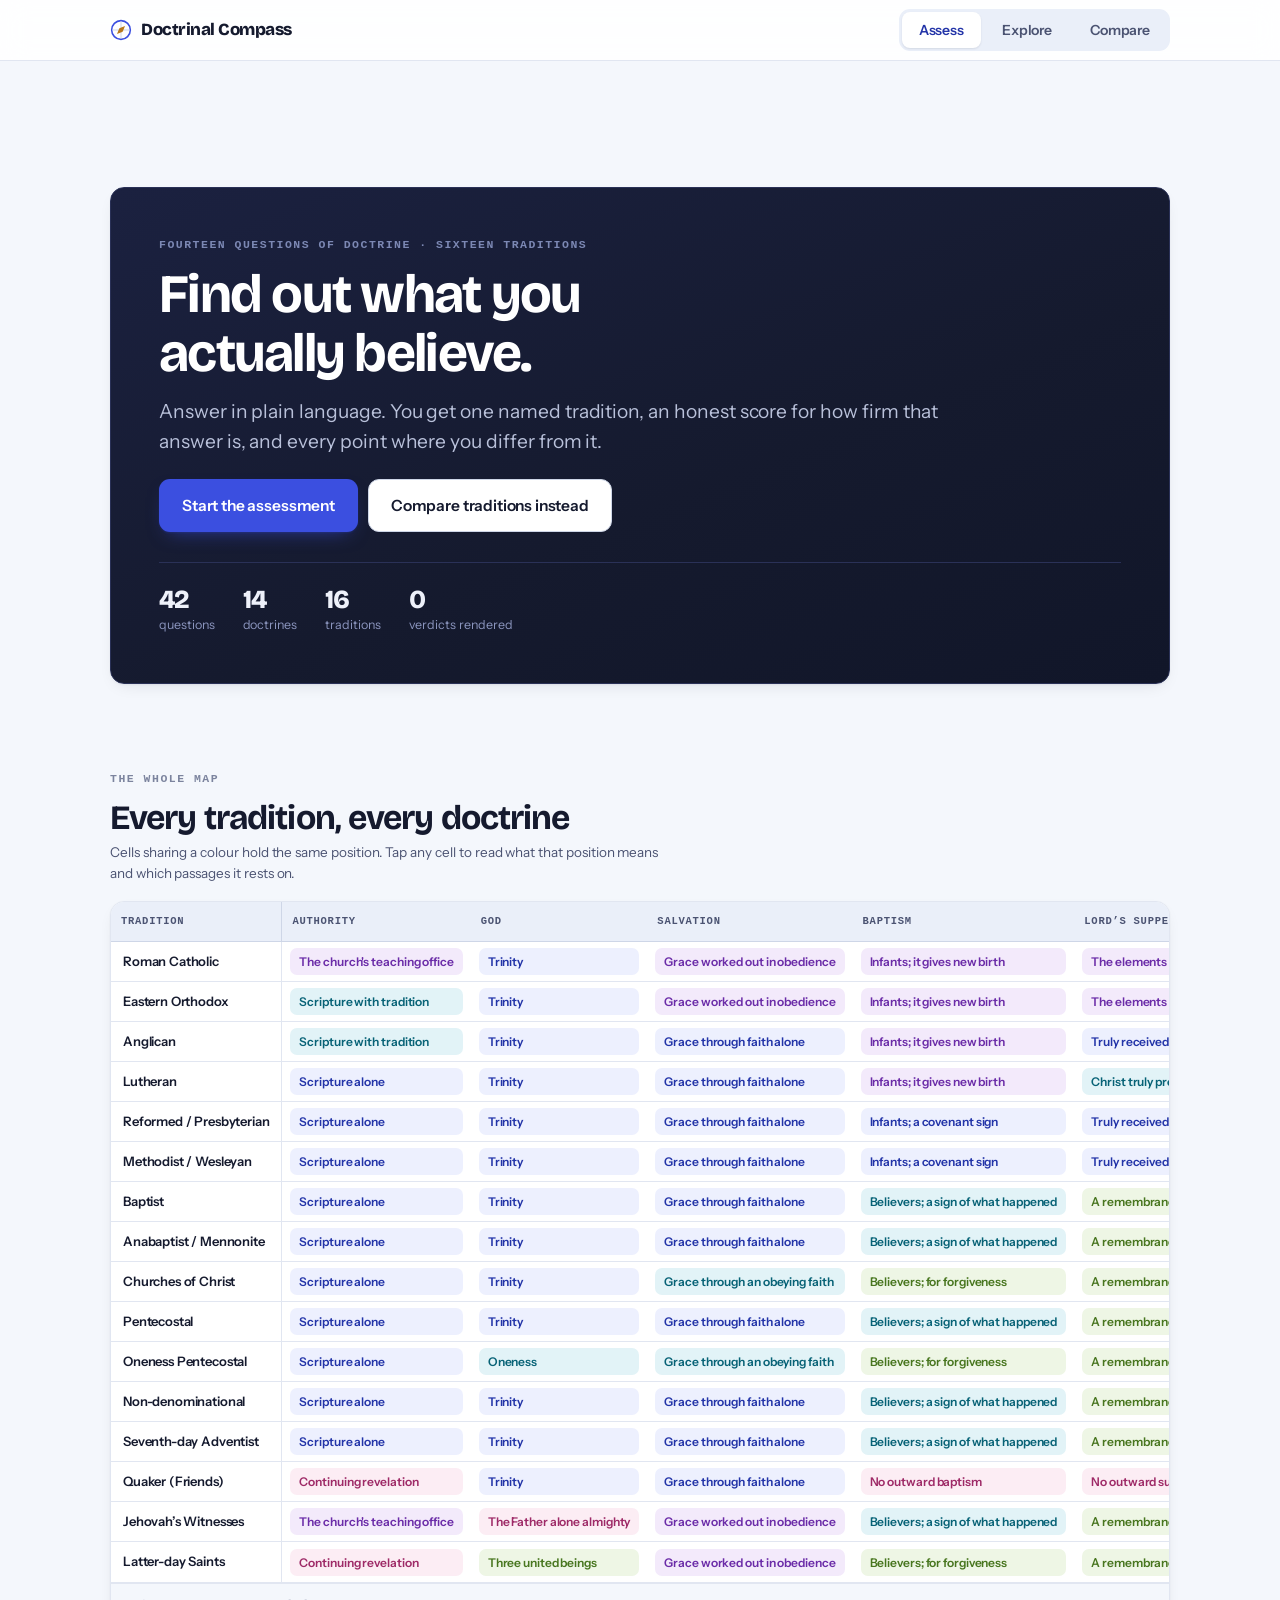
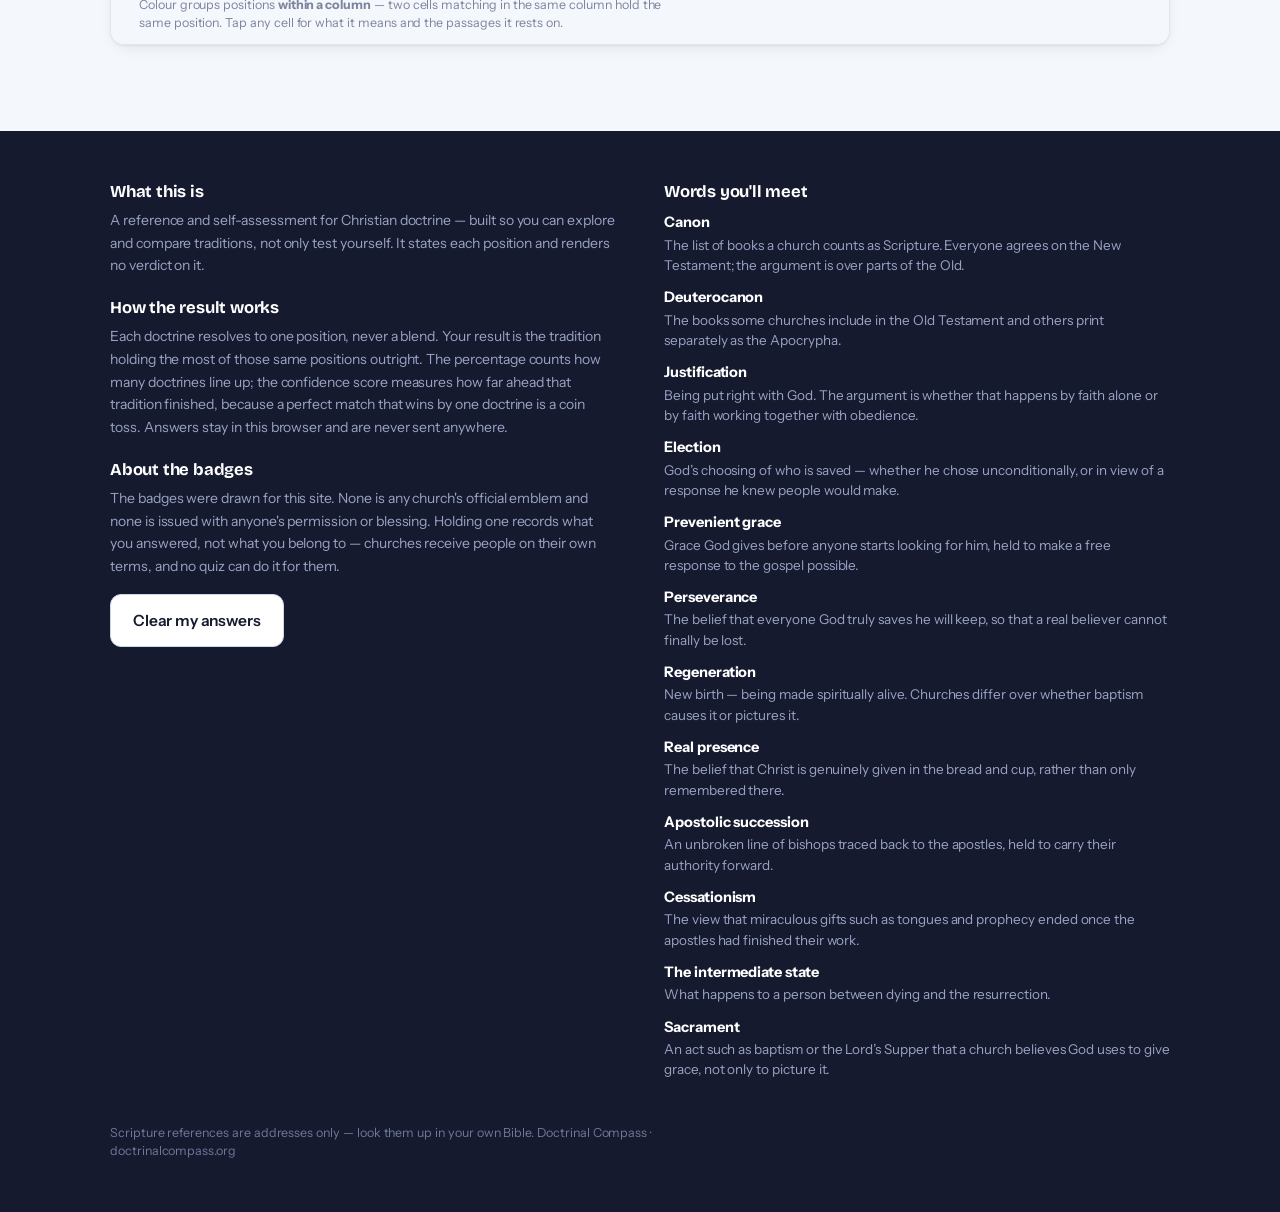
<file: public/index (4).html>
<!DOCTYPE html>
<html lang="en">
<head>
<meta charset="utf-8">
<meta name="viewport" content="width=device-width, initial-scale=1, viewport-fit=cover">
<title>Doctrinal Compass — compare Christian doctrine</title>
<meta name="description" content="A reference and self-assessment for Christian doctrine. Compare sixteen traditions across fourteen questions of doctrine, or find where you stand.">
<meta name="theme-color" content="#151A2E">
<link rel="preconnect" href="https://fonts.googleapis.com">
<link rel="preconnect" href="https://fonts.gstatic.com" crossorigin>
<link href="https://fonts.googleapis.com/css2?family=Bricolage+Grotesque:opsz,wght@12..96,600;12..96,700;12..96,800&family=Instrument+Sans:wght@400;500;600;700&display=swap" rel="stylesheet">
<style>
/* ============================================================
   DOCTRINAL COMPASS — tokens
   ============================================================ */
:root{
  /* surfaces + ink */
  --ink:#151A2E;
  --ink-2:#4B5372;
  --ink-3:#7C849E;
  --line:#E1E6F1;
  --line-2:#CED6E7;
  --paper:#FFFFFF;
  --wash:#F4F7FC;
  --wash-2:#EAEFF9;

  /* brand */
  --primary:#3B4FE0;
  --primary-deep:#2334A8;
  --primary-wash:#EDF0FE;
  --gold:#B8781A;
  --gold-wash:#FCF3E2;

  /* authority locus — categorical, not a scale */
  --auth-scripture:#3B4FE0;
  --auth-tradition:#0C8AA3;
  --auth-office:#8543C6;
  --auth-revelation:#BE3B82;

  /* agreement bands — ordered scale */
  --band-1:#0C7F58;
  --band-2:#5A932C;
  --band-3:#B8781A;
  --band-4:#CB6224;
  --band-5:#B93544;

  /* type */
  --display:'Bricolage Grotesque','Instrument Sans',system-ui,-apple-system,'Segoe UI',sans-serif;
  --body:'Instrument Sans',system-ui,-apple-system,'Segoe UI',Roboto,sans-serif;
  --mono:ui-monospace,SFMono-Regular,'SF Mono',Menlo,Consolas,monospace;

  /* metrics — every one fluid so phone-desktop-mode still scales */
  --wrap:1140px;
  --gutter:clamp(16px,4.2vw,40px);
  --pad-card:clamp(18px,3.6vw,28px);
  --gap:clamp(12px,2.4vw,20px);
  --sect:clamp(44px,7vw,86px);
  --r:14px;
  --r-sm:9px;
  --shadow:0 1px 2px rgba(21,26,46,.05),0 6px 18px -8px rgba(21,26,46,.14);
  --shadow-lg:0 2px 4px rgba(21,26,46,.06),0 18px 44px -18px rgba(21,26,46,.26);
}

*,*::before,*::after{box-sizing:border-box}
html{-webkit-text-size-adjust:100%}
body{
  margin:0;
  background:var(--wash);
  color:var(--ink);
  font-family:var(--body);
  font-size:clamp(15.5px,1.05vw + 13px,17.5px);
  line-height:1.62;
  letter-spacing:-.003em;
  -webkit-font-smoothing:antialiased;
}
img{max-width:100%;display:block}
button{font:inherit;color:inherit}
a{color:var(--primary-deep);text-decoration-thickness:1px;text-underline-offset:2px}

:focus-visible{outline:3px solid var(--primary);outline-offset:2px;border-radius:4px}

@media (prefers-reduced-motion:reduce){
  *{animation-duration:.01ms !important;transition-duration:.01ms !important;scroll-behavior:auto !important}
}

/* ---------- type ---------- */
h1,h2,h3,h4{font-family:var(--display);font-weight:700;line-height:1.1;letter-spacing:-.02em;margin:0}
h1{font-size:clamp(30px,6.4vw,54px);letter-spacing:-.032em}
h2{font-size:clamp(23px,3.4vw,34px);letter-spacing:-.026em}
h3{font-size:clamp(18px,1.9vw,22px);letter-spacing:-.018em}
h4{font-size:clamp(15.5px,1.3vw,17px);letter-spacing:-.012em}
p{margin:0 0 .85em;max-width:68ch}
p:last-child{margin-bottom:0}

.eyebrow{
  font-family:var(--mono);font-size:11.5px;font-weight:600;
  letter-spacing:.13em;text-transform:uppercase;color:var(--ink-3);
  margin:0 0 10px;
}
.lede{font-size:clamp(16.5px,1.5vw,19.5px);color:var(--ink-2);line-height:1.55;max-width:60ch}
.small{font-size:13.5px;line-height:1.5;color:var(--ink-2)}
.tiny{font-size:12.5px;line-height:1.45;color:var(--ink-3)}

/* caption that sits under every meter — says what is being measured */
.meter-caption{
  font-size:12.5px;line-height:1.4;color:var(--ink-3);
  margin-top:6px;max-width:46ch;
}

/* ---------- layout ---------- */
.wrap{width:100%;max-width:var(--wrap);margin-inline:auto;padding-inline:var(--gutter)}
.stack>*+*{margin-top:var(--gap)}
.section{padding-block:var(--sect)}
.hr{height:1px;background:var(--line);border:0;margin:0}

.grid{display:grid;gap:var(--gap)}
@media (min-width:660px){ .g-2{grid-template-columns:repeat(2,1fr)} }
@media (min-width:960px){ .g-3{grid-template-columns:repeat(3,1fr)} .g-2{grid-template-columns:repeat(2,1fr)} }

/* ---------- header ---------- */
.site-head{
  position:sticky;top:0;z-index:60;
  background:rgba(255,255,255,.88);
  backdrop-filter:saturate(180%) blur(14px);
  -webkit-backdrop-filter:saturate(180%) blur(14px);
  border-bottom:1px solid var(--line);
}
.head-row{display:flex;align-items:center;gap:14px;height:60px}
.brand{display:flex;align-items:center;gap:9px;font-family:var(--display);font-weight:800;font-size:17px;letter-spacing:-.028em;text-decoration:none;color:var(--ink);white-space:nowrap}
.brand-mark{width:22px;height:22px;flex:none}

.tabs{display:flex;gap:4px;margin-left:auto;background:var(--wash-2);padding:3px;border-radius:11px}
.tab{
  appearance:none;border:0;background:transparent;cursor:pointer;
  padding:7px clamp(9px,1.6vw,17px);border-radius:8px;
  font-size:14px;font-weight:600;color:var(--ink-2);letter-spacing:-.01em;
  transition:background .15s,color .15s;
}
.tab:hover{color:var(--ink)}
.tab[aria-selected="true"]{background:var(--paper);color:var(--primary-deep);box-shadow:0 1px 2px rgba(21,26,46,.1)}

/* ---------- cards ---------- */
.card{
  background:var(--paper);border:1px solid var(--line);border-radius:var(--r);
  padding:var(--pad-card);box-shadow:var(--shadow);
}
.card-tight{padding:clamp(14px,2.6vw,20px)}
.card-dark{
  background:linear-gradient(158deg,#1B2140 0%,#151A2E 58%,#111629 100%);
  border:1px solid #2A3157;color:#EEF1FA;
}
.card-dark h1,.card-dark h2,.card-dark h3{color:#fff}
.card-dark .lede,.card-dark p{color:#B9C1DA}
.card-dark .eyebrow{color:#7C88B4}

/* ---------- buttons ---------- */
.btn{
  display:inline-flex;align-items:center;justify-content:center;gap:8px;
  padding:13px 22px;border-radius:11px;border:1px solid transparent;
  font-weight:600;font-size:15.5px;letter-spacing:-.01em;
  cursor:pointer;text-decoration:none;transition:transform .12s,background .15s,border-color .15s;
  min-height:46px;
}
.btn:active{transform:translateY(1px)}
.btn-primary{background:var(--primary);color:#fff;box-shadow:0 1px 2px rgba(35,52,168,.3),0 8px 20px -10px rgba(59,79,224,.7)}
.btn-primary:hover{background:var(--primary-deep)}
.btn-ghost{background:var(--paper);border-color:var(--line-2);color:var(--ink)}
.btn-ghost:hover{border-color:var(--ink-3);background:var(--wash)}
.btn-quiet{background:transparent;border-color:transparent;color:var(--ink-2);padding:9px 12px;min-height:38px;font-size:14px}
.btn-quiet:hover{background:var(--wash-2);color:var(--ink)}
.btn-row{display:flex;flex-wrap:wrap;gap:10px}
.btn-block{width:100%}

/* ---------- chips + pills ---------- */
.pill{
  display:inline-flex;align-items:center;gap:6px;
  padding:4px 10px;border-radius:999px;font-size:12.5px;font-weight:600;
  background:var(--wash-2);color:var(--ink-2);white-space:nowrap;
}
.pill-dot{width:7px;height:7px;border-radius:50%;flex:none;background:currentColor}

/* authority pill takes its colour from the locus */
.pill-auth{background:color-mix(in srgb,currentColor 11%,transparent)}

/* ---------- the authority mark (labelled, not a bare square) ---------- */
.auth-mark{display:flex;gap:3px;align-items:center}
.auth-seg{height:8px;flex:1;border-radius:2px;background:var(--line-2)}
.auth-seg.on{background:currentColor}

/* ---------- agreement band meter ---------- */
.band{display:flex;align-items:center;gap:9px;flex-wrap:wrap}
.band-dots{display:flex;gap:4px}
.band-dot{width:9px;height:9px;border-radius:50%;background:var(--line-2)}
.band-dot.on{background:currentColor}
.band-name{font-weight:700;font-size:14.5px;letter-spacing:-.012em}
.band-count{font-family:var(--mono);font-size:12.5px;color:var(--ink-3);font-weight:600}

/* ---------- matrix (the signature element) ---------- */
.matrix-shell{
  border:1px solid var(--line);border-radius:var(--r);background:var(--paper);
  overflow:hidden;box-shadow:var(--shadow);
}
.matrix-scroll{overflow-x:auto;-webkit-overflow-scrolling:touch;scrollbar-width:thin}
table.matrix{border-collapse:separate;border-spacing:0;width:max-content;min-width:100%;font-size:13px}
table.matrix th,table.matrix td{padding:0;text-align:left}
table.matrix thead th{
  position:sticky;top:0;z-index:3;background:var(--wash-2);
  font-family:var(--mono);font-size:10.5px;font-weight:700;letter-spacing:.07em;text-transform:uppercase;
  color:var(--ink-2);padding:11px 10px;border-bottom:1px solid var(--line-2);
  white-space:nowrap;
}
table.matrix tbody th{
  position:sticky;left:0;z-index:2;background:var(--paper);
  padding:9px 12px;font-weight:600;font-size:13px;white-space:nowrap;
  border-right:1px solid var(--line);border-bottom:1px solid var(--line);
  text-align:left;letter-spacing:-.012em;
}
table.matrix thead th:first-child{left:0;z-index:4;background:var(--wash-2);border-right:1px solid var(--line-2)}
table.matrix tbody td{border-bottom:1px solid var(--line);padding:6px 8px;vertical-align:middle}
table.matrix tbody tr:hover th,table.matrix tbody tr:hover td{background:var(--wash)}
.cell{
  display:block;width:100%;text-align:left;border:0;cursor:pointer;
  padding:6px 9px;border-radius:7px;font-size:12px;font-weight:600;line-height:1.25;
  letter-spacing:-.008em;min-width:104px;
  transition:filter .12s;
}
.cell:hover{filter:brightness(.94)}
.matrix-legend{display:flex;flex-wrap:wrap;gap:8px 16px;padding:12px var(--pad-card);border-top:1px solid var(--line);background:var(--wash)}
.scroll-hint{
  font-family:var(--mono);font-size:11px;letter-spacing:.06em;text-transform:uppercase;
  color:var(--ink-3);padding:9px var(--pad-card) 0;
}
@media (min-width:900px){ .scroll-hint{display:none} }

/* ---------- question flow ---------- */
.q-progress{height:5px;background:var(--wash-2);border-radius:99px;overflow:hidden}
.q-progress-fill{height:100%;background:var(--primary);border-radius:99px;transition:width .3s ease}
.opt{
  display:flex;gap:12px;align-items:flex-start;width:100%;text-align:left;
  padding:14px 16px;border-radius:11px;border:1.5px solid var(--line);
  background:var(--paper);cursor:pointer;transition:border-color .13s,background .13s;
  font-size:15.5px;line-height:1.45;letter-spacing:-.008em;
}
.opt:hover{border-color:var(--line-2);background:var(--wash)}
.opt[aria-pressed="true"]{border-color:var(--primary);background:var(--primary-wash);box-shadow:inset 0 0 0 1px var(--primary)}
.opt-key{
  flex:none;width:24px;height:24px;border-radius:7px;background:var(--wash-2);
  display:grid;place-items:center;font-family:var(--mono);font-size:11.5px;font-weight:700;color:var(--ink-2);
  margin-top:1px;
}
.opt[aria-pressed="true"] .opt-key{background:var(--primary);color:#fff}
.opt-list{display:grid;gap:9px}

details.defn{border-top:1px dashed var(--line-2);margin-top:14px;padding-top:12px}
details.defn summary{
  cursor:pointer;font-size:13.5px;font-weight:600;color:var(--primary-deep);
  list-style:none;display:inline-flex;align-items:center;gap:6px;
}
details.defn summary::-webkit-details-marker{display:none}
details.defn summary::before{content:'+';font-family:var(--mono);font-weight:700}
details.defn[open] summary::before{content:'–'}
details.defn .body{font-size:14px;color:var(--ink-2);margin-top:9px;line-height:1.55}

/* ---------- result ---------- */
.verdict{
  font-family:var(--display);font-weight:800;
  font-size:clamp(28px,6vw,46px);line-height:1.05;letter-spacing:-.032em;color:#fff;
  margin:6px 0 0;
}
.axis-row{
  display:grid;grid-template-columns:auto 1fr;gap:12px;align-items:start;
  padding:13px 0;border-bottom:1px solid var(--line);
}
.axis-row:last-child{border-bottom:0}
.tick{
  width:22px;height:22px;border-radius:7px;display:grid;place-items:center;
  font-size:13px;font-weight:800;flex:none;margin-top:1px;
}
.tick.yes{background:#E4F4EC;color:var(--band-1)}
.tick.no{background:#FBE9EA;color:var(--band-5)}
@media (min-width:700px){
  .axis-row{grid-template-columns:auto 200px 1fr;align-items:center}
}

/* ---------- compare ---------- */
.cmp-head{display:grid;gap:var(--gap)}
@media (min-width:660px){ .cmp-head{grid-template-columns:1fr 1fr} }
.select{
  width:100%;padding:12px 14px;border-radius:11px;border:1.5px solid var(--line-2);
  background:var(--paper);font-size:15.5px;font-weight:600;color:var(--ink);
  appearance:none;background-image:url("data:image/svg+xml,%3Csvg xmlns='http://www.w3.org/2000/svg' width='12' height='8' viewBox='0 0 12 8'%3E%3Cpath d='M1 1l5 5 5-5' stroke='%237C849E' stroke-width='2' fill='none' stroke-linecap='round'/%3E%3C/svg%3E");
  background-repeat:no-repeat;background-position:right 14px center;padding-right:38px;
}
.cmp-row{
  display:grid;gap:6px 14px;padding:16px 0;border-bottom:1px solid var(--line);
  grid-template-columns:1fr;
}
.cmp-row:last-child{border-bottom:0}
@media (min-width:700px){ .cmp-row{grid-template-columns:180px 1fr 1fr;align-items:start} }
.cmp-axis{font-weight:700;font-size:14.5px;letter-spacing:-.014em}
.cmp-side{padding:11px 13px;border-radius:10px;background:var(--wash);border:1px solid var(--line)}
.cmp-side.same{background:#EDF7F2;border-color:#C9E6D8}
.cmp-side-name{font-family:var(--mono);font-size:10.5px;font-weight:700;letter-spacing:.08em;text-transform:uppercase;color:var(--ink-3);margin-bottom:4px}
.cmp-pos{font-weight:700;font-size:14.5px;letter-spacing:-.012em;margin-bottom:3px}
@media (min-width:700px){ .cmp-side-name{display:none} }

/* ---------- tradition list ---------- */
.trad-card{
  display:block;width:100%;text-align:left;cursor:pointer;
  background:var(--paper);border:1px solid var(--line);border-radius:var(--r);
  padding:clamp(15px,2.6vw,20px);box-shadow:var(--shadow);
  transition:border-color .14s,transform .14s,box-shadow .14s;
}
.trad-card:hover{border-color:var(--line-2);transform:translateY(-1px);box-shadow:var(--shadow-lg)}
.trad-name{font-family:var(--display);font-weight:700;font-size:17.5px;letter-spacing:-.02em;margin-bottom:5px}

/* ---------- panel (cell + tradition detail) ---------- */
.panel-back{
  position:fixed;inset:0;z-index:90;background:rgba(21,26,46,.45);
  display:grid;place-items:end center;padding:0;
}
.panel{
  background:var(--paper);width:100%;max-width:640px;
  border-radius:18px 18px 0 0;max-height:88vh;overflow-y:auto;
  padding:var(--pad-card) var(--pad-card) calc(var(--pad-card) + env(safe-area-inset-bottom));
  box-shadow:var(--shadow-lg);
}
@media (min-width:660px){
  .panel-back{place-items:center}
  .panel{border-radius:16px;max-height:82vh}
}
.panel-grab{width:38px;height:4px;border-radius:99px;background:var(--line-2);margin:0 auto 14px}
@media (min-width:660px){ .panel-grab{display:none} }

/* ---------- misc ---------- */
.stat-strip{display:flex;flex-wrap:wrap;gap:10px 28px}
.stat-n{font-family:var(--display);font-weight:800;font-size:26px;letter-spacing:-.03em;line-height:1}
.stat-l{font-size:12.5px;color:var(--ink-3);margin-top:2px}
.card-dark .stat-l{color:#8B95BE}
.hidden{display:none !important}
.sr{position:absolute;width:1px;height:1px;padding:0;margin:-1px;overflow:hidden;clip:rect(0,0,0,1px);white-space:nowrap;border:0}
.scripture{font-family:var(--mono);font-size:12.5px;color:var(--ink-3);letter-spacing:-.01em;line-height:1.55}
.site-foot{background:var(--ink);color:#9AA3C4;padding-block:clamp(30px,5vw,52px);font-size:14px}
.site-foot a{color:#C3CBE6}
.site-foot h4{color:#fff;margin-bottom:8px}

/* ---------- badges ---------- */
.badge-svg{display:block;height:auto}
.badge-hold{display:flex;gap:clamp(14px,3vw,26px);align-items:center;flex-wrap:wrap}
.badge-hold .badge-svg{flex:none}
.badge-unclaimed{opacity:.55}
.badge-motif{font-family:var(--mono);font-size:11px;letter-spacing:.09em;text-transform:uppercase;color:var(--ink-3)}
.badge-slot{
  display:flex;gap:16px;align-items:center;width:100%;text-align:left;cursor:pointer;
  background:var(--paper);border:1px solid var(--line);border-radius:var(--r);
  padding:clamp(14px,2.4vw,20px);box-shadow:var(--shadow);
  transition:border-color .14s,box-shadow .14s;
}
.badge-slot:hover{border-color:var(--line-2);box-shadow:var(--shadow-lg)}
.badge-claimed-tag{
  display:inline-flex;align-items:center;gap:6px;padding:3px 9px;border-radius:999px;
  font-family:var(--mono);font-size:10.5px;font-weight:700;letter-spacing:.08em;text-transform:uppercase;
  background:var(--gold-wash);color:var(--gold);
}

/* ---------- confidence ---------- */
.conf{margin-top:18px}
.conf-top{display:flex;align-items:baseline;gap:10px;flex-wrap:wrap}
.conf-n{font-family:var(--display);font-weight:800;font-size:24px;letter-spacing:-.03em;line-height:1}
.conf-name{font-weight:700;font-size:14.5px;letter-spacing:-.012em}
.conf-bar{height:8px;border-radius:99px;background:var(--wash-2);overflow:hidden;margin-top:9px}
.card-dark .conf-bar{background:#2A3157}
.conf-fill{height:100%;border-radius:99px;background:currentColor;transition:width .5s ease}
.conf-why{margin-top:12px;display:grid;gap:6px}
.conf-why li{display:flex;gap:8px;align-items:flex-start;font-size:13.5px;line-height:1.45;list-style:none}
.conf-why .m{flex:none;font-family:var(--mono);font-weight:700;font-size:13px;line-height:1.35}

/* ---------- dealbreakers ---------- */
.db-card{border:1px solid var(--line);border-radius:12px;padding:15px 16px;background:var(--paper)}
.db-card.on{border-color:var(--band-4);background:#FDF3EC}
.db-sides{display:grid;gap:10px;margin:11px 0 13px}
@media (min-width:640px){ .db-sides{grid-template-columns:1fr 1fr} }
.db-side{padding:10px 12px;border-radius:9px;background:var(--wash);border:1px solid var(--line)}
.db-side.mine{background:var(--primary-wash);border-color:#C9D2FB}
.db-label{font-family:var(--mono);font-size:10.5px;font-weight:700;letter-spacing:.08em;text-transform:uppercase;color:var(--ink-3);margin-bottom:3px}
.db-pos{font-weight:700;font-size:14.5px;letter-spacing:-.012em;margin-bottom:3px}
.db-row{display:flex;gap:8px;flex-wrap:wrap}
.db-btn{
  flex:1;min-width:150px;padding:10px 12px;border-radius:9px;border:1.5px solid var(--line);
  background:var(--paper);cursor:pointer;font-size:13.5px;font-weight:600;color:var(--ink-2);
  transition:border-color .13s,background .13s,color .13s;
}
.db-btn[aria-pressed="true"]{border-color:var(--band-4);background:var(--band-4);color:#fff}
.db-btn.keep[aria-pressed="true"]{border-color:var(--band-1);background:var(--band-1)}
.db-out{margin-top:16px;padding:14px 16px;border-radius:12px;background:var(--wash-2);border:1px solid var(--line-2)}

/* ---------- ranked rows ---------- */
.rank-row{display:flex;gap:14px;align-items:center;flex-wrap:wrap;padding:11px 0;border-bottom:1px solid var(--line)}
.rank-row:last-child{border-bottom:0}
.rank-pct{font-family:var(--display);font-weight:800;font-size:19px;letter-spacing:-.028em;min-width:52px}
</style>
</head>
<body>

<header class="site-head">
  <div class="wrap head-row">
    <a class="brand" href="#assess">
      <svg class="brand-mark" viewBox="0 0 24 24" fill="none" aria-hidden="true">
        <circle cx="12" cy="12" r="10.2" stroke="#3B4FE0" stroke-width="1.7"/>
        <path d="M12 2.8v18.4M2.8 12h18.4" stroke="#CED6E7" stroke-width="1.1"/>
        <path d="M16.4 7.6l-2.6 6.2-6.2 2.6 2.6-6.2z" fill="#B8781A"/>
      </svg>
      Doctrinal Compass
    </a>
    <nav class="tabs" role="tablist" aria-label="Sections">
      <button class="tab" role="tab" id="tab-assess"  aria-selected="true"  data-view="assess">Assess</button>
      <button class="tab" role="tab" id="tab-explore" aria-selected="false" data-view="explore">Explore</button>
      <button class="tab" role="tab" id="tab-compare" aria-selected="false" data-view="compare">Compare</button>
    </nav>
  </div>
</header>

<main>

<!-- ============================ ASSESS ============================ -->
<section id="view-assess" class="view" role="tabpanel" aria-labelledby="tab-assess">

  <!-- start screen -->
  <div id="assess-start">
    <div class="wrap" style="padding-top:var(--gutter)">
      <div id="home-badge"></div>
    </div>
    <div class="wrap section">
      <div class="card card-dark" style="padding:clamp(24px,4.6vw,48px)">
        <p class="eyebrow">Fourteen questions of doctrine · Sixteen traditions</p>
        <h1>Find out what you<br>actually believe.</h1>
        <p class="lede" style="margin-top:14px">Answer in plain language. You get one named tradition, an honest
        score for how firm that answer is, and every point where you differ from it.</p>
        <div class="btn-row" style="margin-top:22px">
          <button class="btn btn-primary" id="btn-start">Start the assessment</button>
          <button class="btn btn-ghost" data-goto="compare">Compare traditions instead</button>
        </div>
        <div class="stat-strip" style="margin-top:30px;padding-top:24px;border-top:1px solid #2A3157">
          <div><div class="stat-n">42</div><div class="stat-l">questions</div></div>
          <div><div class="stat-n">14</div><div class="stat-l">doctrines</div></div>
          <div><div class="stat-n">16</div><div class="stat-l">traditions</div></div>
          <div><div class="stat-n">0</div><div class="stat-l">verdicts rendered</div></div>
        </div>
      </div>
    </div>

    <div class="wrap" style="padding-bottom:var(--sect)">
      <p class="eyebrow">The whole map</p>
      <h2 style="margin-bottom:6px">Every tradition, every doctrine</h2>
      <p class="small" style="margin-bottom:18px;max-width:62ch">Cells sharing a colour hold the same position.
      Tap any cell to read what that position means and which passages it rests on.</p>
      <div id="home-matrix"></div>
    </div>
  </div>

  <!-- question flow -->
  <div id="assess-quiz" class="hidden">
    <div class="wrap section" style="max-width:760px">
      <div style="display:flex;align-items:center;gap:14px;margin-bottom:8px">
        <span class="eyebrow" id="q-counter" style="margin:0"></span>
        <button class="btn btn-quiet" id="btn-quit" style="margin-left:auto">Save &amp; exit</button>
      </div>
      <div class="q-progress"><div class="q-progress-fill" id="q-fill" style="width:0%"></div></div>

      <div class="card" style="margin-top:22px">
        <p class="eyebrow" id="q-axis"></p>
        <h2 id="q-text" style="margin-bottom:18px"></h2>
        <div class="opt-list" id="q-options"></div>
        <div id="q-defn"></div>
      </div>

      <div class="btn-row" style="margin-top:18px">
        <button class="btn btn-ghost" id="btn-back">Back</button>
        <button class="btn btn-quiet" id="btn-skip">Not sure — skip</button>
      </div>
    </div>
  </div>

  <!-- result -->
  <div id="assess-result" class="hidden">
    <div class="wrap section">
      <div class="card card-dark" style="padding:clamp(24px,4.6vw,44px)">
        <p class="eyebrow">Your result</p>
        <h1 class="verdict" id="res-name"></h1>
        <p class="lede" id="res-line" style="margin-top:14px"></p>
        <div id="res-tie" class="hidden" style="margin-top:16px;padding:13px 15px;background:#232A4E;border-radius:11px">
          <p class="small" id="res-tie-text" style="color:#C3CBE6"></p>
        </div>
        <div id="res-conf" style="margin-top:20px;padding-top:20px;border-top:1px solid #2A3157"></div>
        <div class="btn-row" style="margin-top:24px">
          <button class="btn btn-ghost" data-goto="compare">Compare it with another tradition</button>
          <button class="btn btn-quiet" id="btn-retake" style="color:#B9C1DA">Retake</button>
        </div>
      </div>

      <div class="card" id="res-badge-card" style="margin-top:var(--gap)">
        <p class="eyebrow">Your badge</p>
        <h3 style="margin-bottom:4px">Something to mark where you landed</h3>
        <p class="meter-caption" style="margin-bottom:16px">A badge records what you believe, not what you belong to.
        Nobody joins a church by taking a quiz. You can hold one at a time, and swap it whenever you like.</p>
        <div id="res-badge"></div>
      </div>

      <div class="card" style="margin-top:var(--gap)">
        <p class="eyebrow">Doctrine by doctrine</p>
        <h3 style="margin-bottom:4px">Where you match, and where you don't</h3>
        <p class="meter-caption" style="margin-bottom:10px">Your settled position on each doctrine, set against
        the one named above. A cross is a real disagreement, not a near miss.</p>
        <div id="res-axes"></div>
      </div>

      <div class="card hidden" id="res-db-card" style="margin-top:var(--gap)">
        <p class="eyebrow">The gap</p>
        <h3 style="margin-bottom:4px">Could you live with the difference?</h3>
        <p class="meter-caption" style="margin-bottom:18px">Every doctrine below is one where you and this tradition
        genuinely part company, explained in plain words on both sides. Mark the ones you couldn't accept and the
        site will find who agrees with you on those.</p>
        <div id="res-db" class="stack" style="--gap:12px"></div>
        <div id="res-db-out"></div>
      </div>

      <div class="card" style="margin-top:var(--gap)">
        <p class="eyebrow">Everyone else</p>
        <h3 style="margin-bottom:4px">How the other fifteen line up</h3>
        <p class="meter-caption" style="margin-bottom:14px">The percentage is how many of the doctrines you settled
        line up with that tradition — a measure of overlap, not a claim that you are part of it.</p>
        <div id="res-rank" class="stack"></div>
      </div>
    </div>
  </div>
</section>

<!-- ============================ EXPLORE ============================ -->
<section id="view-explore" class="view hidden" role="tabpanel" aria-labelledby="tab-explore">
  <div class="wrap section">
    <p class="eyebrow">Explore</p>
    <h2 style="margin-bottom:6px">Sixteen traditions</h2>
    <p class="lede" style="margin-bottom:6px">Each one stated the way someone inside it would state it.</p>
    <p class="meter-caption" style="margin-bottom:22px">The coloured bar on each card shows where that tradition
    puts final authority — Scripture, Scripture with tradition, the church's teaching office, or continuing revelation.</p>
    <div id="explore-grid" class="grid g-2 g-3"></div>
  </div>
</section>

<!-- ============================ COMPARE ============================ -->
<section id="view-compare" class="view hidden" role="tabpanel" aria-labelledby="tab-compare">
  <div class="wrap section">
    <p class="eyebrow">Compare</p>
    <h2 style="margin-bottom:6px">Set two traditions side by side</h2>
    <p class="lede" style="margin-bottom:22px">This compares them to each other. Your own answers play no part in it,
    and you don't need to have taken the assessment.</p>

    <div class="cmp-head">
      <div>
        <label class="eyebrow" for="cmp-a">First tradition</label>
        <select class="select" id="cmp-a"></select>
      </div>
      <div>
        <label class="eyebrow" for="cmp-b">Second tradition</label>
        <select class="select" id="cmp-b"></select>
      </div>
    </div>

    <div class="card" id="cmp-summary" style="margin-top:var(--gap)"></div>
    <div class="card" id="cmp-table-card" style="margin-top:var(--gap)">
      <div id="cmp-table"></div>
    </div>

    <div style="margin-top:var(--sect)">
      <p class="eyebrow">All sixteen</p>
      <h2 style="margin-bottom:6px">The full map</h2>
      <p class="meter-caption" style="margin-bottom:18px">Every tradition against every doctrine. Matching colours
      down a column mean the same position, stated the same way.</p>
      <div id="full-matrix"></div>
    </div>
  </div>
</section>

</main>

<footer class="site-foot">
  <div class="wrap">
    <div class="grid g-2" style="gap:clamp(24px,4vw,48px)">
      <div>
        <h4>What this is</h4>
        <p style="color:#9AA3C4">A reference and self-assessment for Christian doctrine — built so you can explore
        and compare traditions, not only test yourself. It states each position and renders no verdict on it.</p>
        <h4 style="margin-top:22px">How the result works</h4>
        <p style="color:#9AA3C4">Each doctrine resolves to one position, never a blend. Your result is the tradition
        holding the most of those same positions outright. The percentage counts how many doctrines line up; the
        confidence score measures how far ahead that tradition finished, because a perfect match that wins by one
        doctrine is a coin toss. Answers stay in this browser and are never sent anywhere.</p>
        <h4 style="margin-top:22px">About the badges</h4>
        <p style="color:#9AA3C4">The badges were drawn for this site. None is any church's official emblem and none
        is issued with anyone's permission or blessing. Holding one records what you answered, not what you belong
        to — churches receive people on their own terms, and no quiz can do it for them.</p>
        <div class="btn-row" style="margin-top:16px">
          <button class="btn btn-ghost" id="btn-clear">Clear my answers</button>
        </div>
      </div>
      <div>
        <h4>Words you'll meet</h4>
        <div id="glossary" class="stack" style="--gap:11px;margin-top:10px"></div>
      </div>
    </div>
    <p class="tiny" style="color:#6F7899;margin-top:clamp(28px,4vw,44px)">Scripture references are addresses only —
    look them up in your own Bible. Doctrinal Compass · doctrinalcompass.org</p>
  </div>
</footer>

<div id="panel-root"></div>
<script>
/* ============================================================
   DATA
   Positions are shared vocabulary. Two traditions either hold
   the same position id or they do not — that is what makes the
   comparison outright rather than a similarity score.
   ============================================================ */

const PAL = [
  {bg:'#EDF0FE',fg:'#2334A8'},
  {bg:'#E2F3F7',fg:'#076276'},
  {bg:'#F3EAFB',fg:'#6B2CA8'},
  {bg:'#FCEDF4',fg:'#9E2A67'},
  {bg:'#EEF6E5',fg:'#48761F'}
];

const LOCUS = [
  {n:'Scripture',            v:'--auth-scripture',  seg:[1,0,0,0], d:'Scripture alone is the final court. Everything else is tested by it.'},
  {n:'Scripture + tradition',v:'--auth-tradition',  seg:[1,1,0,0], d:'Scripture holds the final word, read inside the faith handed down from the apostles.'},
  {n:'Teaching office',      v:'--auth-office',     seg:[1,1,1,0], d:'A living teaching office is charged with settling what Scripture and tradition mean.'},
  {n:'Continuing revelation',v:'--auth-revelation', seg:[1,1,1,1], d:'God still speaks now, through prophets or the Spirit, alongside what is written.'}
];

const AXES = [
{id:'authority', n:'Authority', q:'Where final authority rests', pos:{
  SA:{n:'Scripture alone', c:0, g:'Scripture is the only final authority; every teaching, council and custom is tested against it.', s:'2 Timothy 3:16–17; Acts 17:11; Mark 7:6–13'},
  ST:{n:'Scripture with tradition', c:1, g:'Scripture holds the final word, read within the faith the church has handed down from the apostles.', s:'2 Thessalonians 2:15; 1 Corinthians 11:2; Jude 3'},
  CO:{n:"The church's teaching office", c:2, g:'Scripture and tradition are one deposit, and a living teaching office settles what they mean.', s:'Matthew 16:18–19; Acts 15:1–29; 1 Timothy 3:15'},
  AR:{n:'Continuing revelation', c:3, g:'Scripture stands, and God still speaks now through prophets or the Spirit to guide his people.', s:'Amos 3:7; Joel 2:28–29; John 16:13'}}},

{id:'canon', n:'Canon', q:'Which books belong in Scripture', pos:{
  C66:{n:'Sixty-six books', c:0, g:'Thirty-nine Old Testament books and twenty-seven New; the extra books may be read but settle no doctrine.', s:'Romans 3:2; Luke 24:44; Revelation 22:18–19'},
  C73:{n:'Seventy-three books', c:2, g:'The same New Testament with a longer Old, including Tobit, Judith, Wisdom, Sirach, Baruch and the Maccabees.', s:'2 Maccabees 12:43–46; Wisdom 2:12–20; Sirach 1:1'},
  CW:{n:'A wider Old Testament', c:1, g:'A longer Old Testament still, settled by what the church has actually read and prayed rather than by a list.', s:'Psalm 151; 3 Maccabees 6:1–15; 2 Esdras 14:44–48'},
  CP:{n:'Scripture given since', c:3, g:'The Bible remains Scripture, and God has given further scripture through prophets in the latter days.', s:'Ezekiel 37:15–20; John 10:16; Revelation 14:6'}}},

{id:'god', n:'God', q:'The nature of God', pos:{
  TRIN:{n:'Trinity', c:0, g:'One God who exists eternally as three distinct persons — Father, Son and Holy Spirit — equal in being.', s:'Matthew 28:19; John 1:1; 2 Corinthians 13:14'},
  ONE:{n:'Oneness', c:1, g:'One God who is one person, revealed as Father in creation, Son in redemption and Spirit in the church.', s:'Deuteronomy 6:4; John 14:9; Colossians 2:9'},
  SUB:{n:'The Father alone almighty', c:3, g:'The Father alone is Almighty God; the Son is his first creation and the Spirit is God\u2019s active force.', s:'John 14:28; Colossians 1:15; Revelation 3:14'},
  SEP:{n:'Three united beings', c:4, g:'Father, Son and Holy Ghost are three distinct beings, perfectly one in mind, purpose and glory.', s:'Acts 7:55–56; John 17:21–22; Matthew 3:16–17'}}},

{id:'assurance', n:'Assurance', q:'Whether a believer can be finally lost', pos:{
  PER:{n:'Kept to the end', c:0, g:'Everyone God truly saves he also keeps; a real believer will persevere and cannot be finally lost.', s:'John 10:27–29; Romans 8:38–39; Philippians 1:6'},
  FALL:{n:'Able to fall away', c:3, g:'A genuine believer keeps real freedom, and may turn from Christ and be lost if they do not endure.', s:'Hebrews 6:4–6; 2 Peter 2:20–22; Matthew 24:13'},
  SAC:{n:'Kept through the sacraments', c:2, g:'Grace is held and renewed through the sacramental life; grave sin breaks it until a person is restored.', s:'John 6:53–56; 1 John 5:16–17; James 5:14–16'}}},

{id:'salvation', n:'Salvation', q:'How a person is saved', pos:{
  FA:{n:'Grace through faith alone', c:0, g:'God justifies the ungodly by grace through faith alone; good works follow as fruit and never as cause.', s:'Ephesians 2:8–9; Romans 4:4–5; Galatians 2:16'},
  FW:{n:'Grace worked out in obedience', c:2, g:'Grace begins, sustains and completes salvation, received in the sacraments and cooperated with by faith and love.', s:'James 2:24; Philippians 2:12–13; Matthew 25:31–46'},
  OF:{n:'Grace through an obeying faith', c:1, g:'Grace saves through a faith that obeys the gospel — hearing, believing, repenting, confessing and being baptised.', s:'Acts 2:38; Romans 6:3–4; Hebrews 5:9'}}},

{id:'election', n:'Election', q:'Why one person believes and another does not', pos:{
  UNC:{n:'Unconditional election', c:0, g:'God chose whom he would save before creation, not for anything foreseen in them, and gives them faith.', s:'Ephesians 1:4–5; Romans 9:15–16; John 6:44'},
  PREV:{n:'Grace that goes first', c:1, g:'God\u2019s grace reaches everyone before they seek him and makes a real response possible; each person then answers.', s:'Titus 2:11; John 12:32; Philippians 2:13'},
  FREE:{n:'A free response', c:4, g:'The gospel is offered to all alike and each person is genuinely able to accept or to refuse the offer.', s:'Joshua 24:15; Revelation 22:17; Acts 17:30'}}},

{id:'baptism', n:'Baptism', q:'Who is baptised, and what it does', pos:{
  IR:{n:'Infants; it gives new birth', c:2, g:'Infants and adults are baptised, and baptism itself washes away sin and joins a person to Christ.', s:'Acts 2:38–39; Titus 3:5; John 3:5'},
  IC:{n:'Infants; a covenant sign', c:0, g:'Infants of believers are baptised as the sign and seal of God\u2019s covenant promise, which faith later receives.', s:'Genesis 17:7; Colossians 2:11–12; Acts 16:15'},
  BS:{n:'Believers; a sign of what happened', c:1, g:'Only those old enough to believe are baptised, picturing a washing and new life already received by faith.', s:'Acts 8:36–38; Romans 6:4; 1 Peter 3:21'},
  BR:{n:'Believers; for forgiveness', c:4, g:'Only believers are baptised, by immersion, and it is the appointed moment at which sins are forgiven.', s:'Acts 2:38; Acts 22:16; Mark 16:16'},
  NOB:{n:'No outward baptism', c:3, g:'The one baptism that matters is Christ baptising the heart with his Spirit; no water rite is required.', s:'Matthew 3:11; 1 Corinthians 12:13; Ephesians 4:5'}}},

{id:'supper', n:'Lord\u2019s Supper', q:'What happens at the Lord\u2019s Supper', pos:{
  TRA:{n:'The elements are changed', c:2, g:'By God\u2019s act the bread and wine truly become the body and blood of Christ, offered and received.', s:'John 6:53–56; 1 Corinthians 10:16; Luke 22:19–20'},
  REA:{n:'Christ truly present with them', c:1, g:'Christ\u2019s body and blood are truly given in and with the bread and wine, which remain bread and wine.', s:'1 Corinthians 11:27–29; Matthew 26:26–28; 1 Corinthians 10:16'},
  SPI:{n:'Truly received by faith', c:0, g:'Christ is really given to those who believe, spiritually and by the Spirit, not by a change in the elements.', s:'John 6:63; 1 Corinthians 10:16; John 15:4'},
  MEM:{n:'A remembrance', c:4, g:'The bread and cup remain bread and cup, and the supper proclaims Christ\u2019s death until he comes again.', s:'Luke 22:19; 1 Corinthians 11:24–26; Acts 20:7'},
  NOS:{n:'No outward supper', c:3, g:'Communion with Christ is inward and continual, so no outward rite of bread and cup is observed.', s:'John 6:35; Revelation 3:20; Romans 14:17'}}},

{id:'governance', n:'Governance', q:'Who governs the church', pos:{
  PAP:{n:'One worldwide hierarchy', c:2, g:'Bishops govern in communion with the bishop of Rome, who holds a primacy of teaching and jurisdiction.', s:'Matthew 16:18–19; John 21:15–17; Luke 22:32'},
  EPI:{n:'Bishops together', c:1, g:'Bishops in apostolic succession govern their churches and settle matters in council, with no single head over all.', s:'Acts 20:28; Titus 1:5; Acts 15:6'},
  PRE:{n:'Elders in assemblies', c:0, g:'Elders govern each congregation and meet in graded assemblies, so that churches are accountable to one another.', s:'Acts 15:2–6; 1 Timothy 4:14; Acts 14:23'},
  CON:{n:'Each congregation itself', c:4, g:'Every local congregation governs its own affairs under Christ, choosing its leaders and answering to no outside body.', s:'Matthew 18:17; Acts 6:3–5; 1 Peter 5:2–3'},
  CEN:{n:'A central living leadership', c:3, g:'One central body of living leaders directs the whole church worldwide and settles doctrine and practice for it.', s:'Acts 15:22–29; Ephesians 4:11–13; Amos 3:7'}}},

{id:'sabbath', n:'Sabbath', q:'Which day, and how it is kept', pos:{
  LD:{n:'The Lord\u2019s Day', c:0, g:'Christians gather on Sunday because Christ rose then; it is the Lord\u2019s Day, not the Mosaic sabbath.', s:'Acts 20:7; 1 Corinthians 16:2; Revelation 1:10'},
  SEV:{n:'The seventh day', c:4, g:'The seventh-day sabbath was set apart at creation and written in the commandments, and it was never moved.', s:'Genesis 2:2–3; Exodus 20:8–11; Luke 4:16'},
  NOD:{n:'No commanded day', c:3, g:'No one day binds the conscience now; every day belongs to God and each believer is persuaded in their own mind.', s:'Romans 14:5–6; Colossians 2:16–17; Galatians 4:10–11'}}},

{id:'dead', n:'The dead', q:'What happens between death and resurrection', pos:{
  CON:{n:'Conscious with the Lord', c:0, g:'At death the soul is consciously with Christ, or apart from him, and waits there for the resurrection.', s:'2 Corinthians 5:8; Philippians 1:23; Luke 23:43'},
  PUR:{n:'Purified first', c:2, g:'Those who die in grace but imperfect are purified before entering glory, and the prayers of the church assist them.', s:'1 Corinthians 3:13–15; 2 Maccabees 12:44–46; Matthew 12:32'},
  SLP:{n:'Asleep until the resurrection', c:1, g:'The dead are unconscious, knowing nothing at all, until Christ raises them; Scripture calls this state sleep.', s:'Ecclesiastes 9:5; John 11:11–14; 1 Thessalonians 4:13–16'}}},

{id:'final', n:'Final state', q:'The final state of the lost', pos:{
  ETE:{n:'Punishment without end', c:0, g:'Those finally lost are consciously separated from God and punished for ever; the sentence never comes to an end.', s:'Matthew 25:46; Revelation 20:10; Mark 9:47–48'},
  ANN:{n:'Destroyed for ever', c:1, g:'The lost are raised, judged and then destroyed; the punishment is eternal in its result, not in its duration.', s:'Malachi 4:1–3; Matthew 10:28; Romans 6:23'},
  DEG:{n:'Degrees of glory', c:3, g:'Nearly everyone inherits some degree of glory after judgement, and only a very few are finally cast out.', s:'1 Corinthians 15:40–42; John 14:2; 1 Peter 3:18–20'}}},

{id:'gifts', n:'Spiritual gifts', q:'Tongues, prophecy and healing today', pos:{
  CNT:{n:'Still given', c:4, g:'The Spirit still gives tongues, prophecy and healing, and these belong to the normal life of the church.', s:'1 Corinthians 12:7–11; Acts 2:38–39; Mark 16:17–18'},
  CEA:{n:'Belonged to the apostles', c:0, g:'These signs confirmed the apostles\u2019 message and ceased once the written revelation they served was complete.', s:'1 Corinthians 13:8–10; Hebrews 2:3–4; Ephesians 2:20'},
  OPN:{n:'God may, but does not promise', c:1, g:'God can give any gift he chooses, but these are promised to no one and are no mark of a healthy church.', s:'1 Corinthians 12:11; James 5:14–15; Hebrews 13:8'}}},

{id:'saints', n:'The saints', q:'Mary and the saints', pos:{
  INV:{n:'Asked to pray for us', c:2, g:'The saints are alive in Christ and may be honoured and asked to pray for us, Mary above all the rest.', s:'Revelation 5:8; Luke 1:48; Hebrews 12:1'},
  CHR:{n:'Christ alone is asked', c:0, g:'Christ is the one mediator, so prayer is offered to God through him alone and the saints are not invoked.', s:'1 Timothy 2:5; Matthew 6:9; Acts 10:25–26'}}}
];

const TRADITIONS = [
{id:'catholic', n:'Roman Catholic', loc:2,
 b:'The church built on the apostles, holding Scripture and tradition as one deposit, guarded and interpreted by the bishops in communion with Rome.',
 p:{authority:'CO',canon:'C73',god:'TRIN',assurance:'SAC',salvation:'FW',election:'PREV',baptism:'IR',supper:'TRA',governance:'PAP',sabbath:'LD',dead:'PUR',final:'ETE',gifts:'OPN',saints:'INV'}},

{id:'orthodox', n:'Eastern Orthodox', loc:1,
 b:'The ancient churches of the East, keeping the faith of the seven councils unchanged, where doctrine is received through worship as much as through argument.',
 p:{authority:'ST',canon:'CW',god:'TRIN',assurance:'SAC',salvation:'FW',election:'PREV',baptism:'IR',supper:'TRA',governance:'EPI',sabbath:'LD',dead:'CON',final:'ETE',gifts:'OPN',saints:'INV'}},

{id:'anglican', n:'Anglican', loc:1,
 b:'A reformed catholic church ordering its life by Scripture read with the early church, by common prayer, and by the historic ministry of bishops.',
 p:{authority:'ST',canon:'C66',god:'TRIN',assurance:'FALL',salvation:'FA',election:'PREV',baptism:'IR',supper:'SPI',governance:'EPI',sabbath:'LD',dead:'CON',final:'ETE',gifts:'OPN',saints:'CHR'}},

{id:'lutheran', n:'Lutheran', loc:0,
 b:'A church of the Reformation confessing that a sinner is justified by grace through faith alone, and that God gives himself in word and sacrament.',
 p:{authority:'SA',canon:'C66',god:'TRIN',assurance:'FALL',salvation:'FA',election:'UNC',baptism:'IR',supper:'REA',governance:'EPI',sabbath:'LD',dead:'CON',final:'ETE',gifts:'OPN',saints:'CHR'}},

{id:'reformed', n:'Reformed / Presbyterian', loc:0,
 b:'A church holding that God is sovereign in salvation from first to last, and that Scripture alone rules doctrine, worship and the order of the church.',
 p:{authority:'SA',canon:'C66',god:'TRIN',assurance:'PER',salvation:'FA',election:'UNC',baptism:'IC',supper:'SPI',governance:'PRE',sabbath:'LD',dead:'CON',final:'ETE',gifts:'CEA',saints:'CHR'}},

{id:'methodist', n:'Methodist / Wesleyan', loc:0,
 b:'A movement for scriptural holiness, teaching that God\u2019s grace reaches every person first, and that saving faith works itself out in love.',
 p:{authority:'SA',canon:'C66',god:'TRIN',assurance:'FALL',salvation:'FA',election:'PREV',baptism:'IC',supper:'SPI',governance:'EPI',sabbath:'LD',dead:'CON',final:'ETE',gifts:'OPN',saints:'CHR'}},

{id:'baptist', n:'Baptist', loc:0,
 b:'Churches of baptised believers, each congregation governing itself under Christ, holding Scripture as the sole rule and the church as a company of the converted.',
 p:{authority:'SA',canon:'C66',god:'TRIN',assurance:'PER',salvation:'FA',election:'PREV',baptism:'BS',supper:'MEM',governance:'CON',sabbath:'LD',dead:'CON',final:'ETE',gifts:'CEA',saints:'CHR'}},

{id:'anabaptist', n:'Anabaptist / Mennonite', loc:0,
 b:'Churches of voluntary baptised disciples, marked by following Christ in daily life, by peace, and by keeping the church free of the sword of the state.',
 p:{authority:'SA',canon:'C66',god:'TRIN',assurance:'FALL',salvation:'FA',election:'FREE',baptism:'BS',supper:'MEM',governance:'CON',sabbath:'LD',dead:'CON',final:'ETE',gifts:'OPN',saints:'CHR'}},

{id:'cofc', n:'Churches of Christ', loc:0,
 b:'Congregations seeking to be simply the church of the New Testament, speaking where Scripture speaks and silent where it is silent, without creed or headquarters.',
 p:{authority:'SA',canon:'C66',god:'TRIN',assurance:'FALL',salvation:'OF',election:'FREE',baptism:'BR',supper:'MEM',governance:'CON',sabbath:'LD',dead:'CON',final:'ETE',gifts:'CEA',saints:'CHR'}},

{id:'pentecostal', n:'Pentecostal', loc:0,
 b:'Churches expecting the Spirit poured out as at Pentecost, with baptism in the Spirit, tongues, prophecy and healing given to the church today.',
 p:{authority:'SA',canon:'C66',god:'TRIN',assurance:'FALL',salvation:'FA',election:'PREV',baptism:'BS',supper:'MEM',governance:'CON',sabbath:'LD',dead:'CON',final:'ETE',gifts:'CNT',saints:'CHR'}},

{id:'oneness', n:'Oneness Pentecostal', loc:0,
 b:'Pentecostal churches teaching that God is one person who is Jesus Christ, and that new birth comes by repentance, baptism in his name and the Spirit.',
 p:{authority:'SA',canon:'C66',god:'ONE',assurance:'FALL',salvation:'OF',election:'FREE',baptism:'BR',supper:'MEM',governance:'CON',sabbath:'LD',dead:'CON',final:'ETE',gifts:'CNT',saints:'CHR'}},

{id:'evangelical', n:'Non-denominational', loc:0,
 b:'Independent congregations centred on the Bible, on personal conversion and on the cross, keeping structures light and doctrinal tests few.',
 p:{authority:'SA',canon:'C66',god:'TRIN',assurance:'PER',salvation:'FA',election:'PREV',baptism:'BS',supper:'MEM',governance:'CON',sabbath:'LD',dead:'CON',final:'ETE',gifts:'CNT',saints:'CHR'}},

{id:'adventist', n:'Seventh-day Adventist', loc:0,
 b:'A church keeping the seventh-day sabbath and looking for Christ\u2019s soon return, holding Scripture as its only creed and the whole person as mortal.',
 p:{authority:'SA',canon:'C66',god:'TRIN',assurance:'FALL',salvation:'FA',election:'PREV',baptism:'BS',supper:'MEM',governance:'CEN',sabbath:'SEV',dead:'SLP',final:'ANN',gifts:'OPN',saints:'CHR'}},

{id:'quaker', n:'Quaker (Friends)', loc:3,
 b:'Friends who wait on the inward light of Christ, worship without clergy or outward rites, and hold that God still speaks to the gathered meeting.',
 p:{authority:'AR',canon:'C66',god:'TRIN',assurance:'FALL',salvation:'FA',election:'PREV',baptism:'NOB',supper:'NOS',governance:'CON',sabbath:'NOD',dead:'CON',final:'ETE',gifts:'CNT',saints:'CHR'}},

{id:'jw', n:'Jehovah\u2019s Witnesses', loc:2,
 b:'Bible students of Jehovah, holding that the Father alone is Almighty God, that the dead sleep, and that Scripture is taught through a governing body.',
 p:{authority:'CO',canon:'C66',god:'SUB',assurance:'FALL',salvation:'FW',election:'FREE',baptism:'BS',supper:'MEM',governance:'CEN',sabbath:'NOD',dead:'SLP',final:'ANN',gifts:'CEA',saints:'CHR'}},

{id:'lds', n:'Latter-day Saints', loc:3,
 b:'A restored church led by living apostles and prophets, holding added scripture and priesthood authority given again in the latter days.',
 p:{authority:'AR',canon:'CP',god:'SEP',assurance:'FALL',salvation:'FW',election:'FREE',baptism:'BR',supper:'MEM',governance:'CEN',sabbath:'LD',dead:'CON',final:'DEG',gifts:'CNT',saints:'CHR'}}
];

/* Questions. w:2 marks the core question for an axis — it lists every
   position on that axis, so no tradition can be locked out of scoring. */
const QUESTIONS = [
{a:'authority',w:2,t:'When a church teaching and the Bible seem to pull in different directions, which one settles it?',o:[['The Bible, on its own','SA'],['The Bible, read the way the church has always read it','ST'],['The church\u2019s official teaching, which is charged with reading it rightly','CO'],['What God is revealing now through prophets or his Spirit','AR']]},
{a:'authority',w:1,t:'Can a church make something binding if it isn\u2019t clearly in the Bible?',o:[['No — if it isn\u2019t in Scripture, nobody has to hold it','SA'],['Only if it has been held since the beginning','ST'],['Yes — the church has authority to define doctrine','CO'],['Yes, when God gives new light through his servants','AR']]},
{a:'authority',w:1,t:'Who do you trust to tell you what a hard passage means?',o:[['Scripture itself — clearer passages explain harder ones','SA'],['The way it has been understood down the centuries','ST'],['The teaching office of the church','CO'],['Those God speaks through today','AR']]},

{a:'canon',w:2,t:'How many books belong in the Bible?',d:'canon',o:[['Sixty-six','C66'],['Seventy-three, including Tobit, Sirach and the Maccabees','C73'],['More than seventy-three — the longer Old Testament of the Eastern churches','CW'],['The Bible, and scripture God has given since','CP']]},
{a:'canon',w:1,t:'What are books like Sirach and 1 Maccabees?',d:'deutero',o:[['Worth reading, but not Scripture','C66'],['Scripture, and always have been','C73'],['Scripture, along with a few more the East kept','CW'],['Not the real question — God has given more scripture since','CP']]},
{a:'canon',w:1,t:'Could God give more Scripture today?',o:[['No — what is written is complete','C66'],['No — the church settled the canon long ago','C73'],['No — the church received what it received','CW'],['Yes, and he has','CP']]},

{a:'god',w:2,t:'Who is God?',o:[['One God in three persons — Father, Son and Holy Spirit','TRIN'],['One God who is one person, shown as Father, Son and Spirit','ONE'],['The Father alone is Almighty God; the Son is his first creation','SUB'],['Three distinct beings, perfectly one in purpose','SEP']]},
{a:'god',w:1,t:'Is Jesus God?',o:[['Yes — fully God, and a distinct person from the Father','TRIN'],['Yes — he is the one God himself, in flesh','ONE'],['He is God\u2019s Son and mighty, but not Almighty God','SUB'],['Yes — a divine being alongside the Father','SEP']]},
{a:'god',w:1,t:'Is the Holy Spirit a person?',o:[['Yes — a person, equal with the Father and the Son','TRIN'],['The Spirit is the one God at work, not a separate person','ONE'],['No — God\u2019s active force','SUB'],['Yes — a distinct being of spirit','SEP']]},

{a:'assurance',w:2,t:'Can someone who is truly saved end up lost?',d:'perseverance',o:[['No — God keeps everyone he saves','PER'],['Yes — a person can turn away and be lost','FALL'],['You stay in grace through the sacraments; grave sin breaks it until you are restored','SAC']]},
{a:'assurance',w:1,t:'How sure can you be of where you will end up?',o:[['Completely sure — it rests on God, not on me','PER'],['Sure while I walk with Christ — but I must keep walking','FALL'],['I trust God\u2019s mercy and stay in the life of the church','SAC']]},
{a:'assurance',w:1,t:'What has happened when someone walks away from the faith?',o:[['They were never truly converted','PER'],['They really did fall away','FALL'],['They have cut themselves off from grace and need restoring','SAC']]},

{a:'salvation',w:2,t:'How is a person saved?',d:'justification',o:[['By grace through faith alone — works follow but never earn it','FA'],['By grace, received and worked out through the sacraments and obedience','FW'],['By grace through a faith that obeys — believing, repenting and being baptised','OF']]},
{a:'salvation',w:1,t:'Do good works have any part in getting a person to heaven?',o:[['No — they are the fruit, never the cause','FA'],['Yes — grace makes them possible and God rewards them','FW'],['Obedience completes faith; it does not earn anything','OF']]},
{a:'salvation',w:1,t:'When is a person forgiven?',o:[['The moment they trust Christ','FA'],['In baptism, and again through the church\u2019s ministry of forgiveness','FW'],['When they are baptised, having believed and repented','OF']]},

{a:'election',w:2,t:'Why does one person believe and another doesn\u2019t?',d:'election',o:[['God chose to save some, and gives them faith','UNC'],['God\u2019s grace reaches everyone first; each person then accepts or refuses','PREV'],['People are simply free to choose; God invites','FREE']]},
{a:'election',w:1,t:'Did God choose who would be saved before the world was made?',o:[['Yes — unconditionally','UNC'],['He chose to save all who would come, and made coming possible','PREV'],['He chose the plan, not the individuals','FREE']]},
{a:'election',w:1,t:'Can a person turn to God on their own?',d:'prevenient',o:[['No — God must change the heart first','UNC'],['Only because grace has already been at work in them','PREV'],['Yes — God has given everyone that ability','FREE']]},

{a:'baptism',w:2,t:'Who should be baptised?',o:[['Infants and adults — baptism itself gives new birth','IR'],['Infants and adults — it is the sign of God\u2019s covenant','IC'],['Only those old enough to believe — it pictures what already happened','BS'],['Only those old enough to believe — and it is when sins are forgiven','BR'],['No one, outwardly — Christ baptises the heart','NOB']]},
{a:'baptism',w:1,t:'What does baptism actually do?',d:'regeneration',o:[['It gives new birth and joins a person to Christ','IR'],['It marks and seals God\u2019s promise','IC'],['It shows an inward change that already happened','BS'],['It is the point at which sins are washed away','BR'],['Nothing outward — the Spirit does the work','NOB']]},
{a:'baptism',w:1,t:'Does it have to be immersion?',o:[['Pouring or sprinkling is fine','IR'],['The mode is not the point','IC'],['Immersion is the picture, but the heart is what counts','BS'],['Yes — it is a burial and a rising','BR'],['There is no water baptism to argue about','NOB']]},

{a:'supper',w:2,t:'What are the bread and cup at the Lord\u2019s Supper?',d:'realpresence',o:[['They truly become Christ\u2019s body and blood','TRA'],['Christ\u2019s body and blood, truly given with the bread and wine','REA'],['Bread and wine, through which Christ is truly received by faith','SPI'],['Bread and cup — a remembrance of his death','MEM'],['There is no outward supper; communion with Christ is inward','NOS']]},
{a:'supper',w:1,t:'Is the Lord\u2019s Supper an offering made to God?',o:[['Yes — Christ\u2019s one sacrifice made present','TRA'],['No — it is a gift given to us, not something we offer','REA'],['No — it is a means of grace, received by faith','SPI'],['No — it is a remembrance','MEM'],['The question does not arise','NOS']]},
{a:'supper',w:1,t:'Who may preside at it?',o:[['A validly ordained priest','TRA'],['An ordained minister','REA'],['An ordained minister, within the congregation','SPI'],['Any qualified member the congregation appoints','MEM'],['No one presides','NOS']]},

{a:'governance',w:2,t:'Who has the final say in the church?',o:[['A worldwide hierarchy under the bishop of Rome','PAP'],['Bishops, governing together in council','EPI'],['Elders, in local and regional assemblies','PRE'],['The local congregation itself','CON'],['A central body of living leaders over the whole church','CEN']]},
{a:'governance',w:1,t:'Should one church be able to overrule another?',d:'succession',o:[['Yes — under one head over all','PAP'],['Through the bishops together','EPI'],['Through the assemblies of elders','PRE'],['No — each congregation answers to Christ alone','CON'],['Yes — the central leadership directs them all','CEN']]},
{a:'governance',w:1,t:'Who decides who may preach and lead?',o:[['The hierarchy, in communion with Rome','PAP'],['The bishop who ordains','EPI'],['The presbytery of elders','PRE'],['The congregation','CON'],['The central leadership','CEN']]},

{a:'sabbath',w:2,t:'Which day is the Christian day of worship?',o:[['Sunday — the day Christ rose','LD'],['Saturday — the seventh day, which God set apart','SEV'],['No day is commanded; every day belongs to God','NOD']]},
{a:'sabbath',w:1,t:'Is the fourth commandment still binding?',o:[['Its principle carries over to the Lord\u2019s Day','LD'],['Yes — as given, on the seventh day','SEV'],['No — it belonged to the old covenant','NOD']]},
{a:'sabbath',w:1,t:'Is it wrong to work on the day of worship?',o:[['It should be kept for worship and rest where possible','LD'],['Yes — the day is set apart from ordinary work','SEV'],['That is a matter of personal conscience','NOD']]},

{a:'dead',w:2,t:'What happens the moment a Christian dies?',d:'intermediate',o:[['They are consciously with the Lord, awaiting the resurrection','CON'],['Many are purified first, then enter God\u2019s presence','PUR'],['They rest without awareness until Christ raises them','SLP']]},
{a:'dead',w:1,t:'Do the dead know anything?',o:[['Yes — they are alive with God','CON'],['Yes — and prayer for them helps them','PUR'],['No — Scripture calls death a sleep','SLP']]},
{a:'dead',w:1,t:'Should Christians pray for the dead?',o:[['There is no need — they are already with Christ','CON'],['Yes','PUR'],['No — they are asleep until the resurrection','SLP']]},

{a:'final',w:2,t:'What finally happens to those who are lost?',o:[['Conscious punishment that never ends','ETE'],['They are destroyed and cease to exist','ANN'],['Nearly everyone receives some degree of glory; very few are finally lost','DEG']]},
{a:'final',w:1,t:'Is hell eternal?',o:[['Yes — the punishing itself goes on for ever','ETE'],['Eternal in its result — death with no return','ANN'],['There are several destinies, and most are far better than that','DEG']]},
{a:'final',w:1,t:'Is there any chance after death?',o:[['No — judgement settles it','ETE'],['No — the dead sleep, then are raised and judged','ANN'],['Yes — the gospel is preached in the world of spirits','DEG']]},

{a:'gifts',w:2,t:'Do tongues, prophecy and healing still happen today?',d:'cessationism',o:[['Yes — they are a normal part of church life','CNT'],['No — they belonged to the apostles\u2019 time','CEA'],['God can do anything, but they are no mark of a healthy church','OPN']]},
{a:'gifts',w:1,t:'Should a church expect people to speak in tongues?',o:[['Yes','CNT'],['No — that has ceased','CEA'],['It should be neither expected nor forbidden','OPN']]},
{a:'gifts',w:1,t:'Can someone prophesy today?',o:[['Yes — the Spirit still speaks','CNT'],['No — the written revelation is complete','CEA'],['God may guide someone, but it carries no scriptural authority','OPN']]},

{a:'saints',w:2,t:'Should Christians ask Mary and the saints to pray for them?',o:[['Yes — they are alive in Christ and pray for us','INV'],['No — we come to God through Christ alone','CHR']]},
{a:'saints',w:1,t:'What place does Mary have?',o:[['Mother of God, honoured above all the saints','INV'],['A faithful woman God chose — honoured, but not prayed to','CHR']]},
{a:'saints',w:1,t:'Are icons and images appropriate in worship?',o:[['Yes — they are honoured, not worshipped','INV'],['No — worship should be without them','CHR']]}
];

const DEFNS = {
 canon:['Canon','The list of books a church counts as Scripture. Everyone agrees on the New Testament; the argument is over parts of the Old.'],
 deutero:['Deuterocanon','The books some churches include in the Old Testament and others print separately as the Apocrypha.'],
 justification:['Justification','Being put right with God. The argument is whether that happens by faith alone or by faith working together with obedience.'],
 election:['Election','God\u2019s choosing of who is saved — whether he chose unconditionally, or in view of a response he knew people would make.'],
 prevenient:['Prevenient grace','Grace God gives before anyone starts looking for him, held to make a free response to the gospel possible.'],
 perseverance:['Perseverance','The belief that everyone God truly saves he will keep, so that a real believer cannot finally be lost.'],
 regeneration:['Regeneration','New birth — being made spiritually alive. Churches differ over whether baptism causes it or pictures it.'],
 realpresence:['Real presence','The belief that Christ is genuinely given in the bread and cup, rather than only remembered there.'],
 succession:['Apostolic succession','An unbroken line of bishops traced back to the apostles, held to carry their authority forward.'],
 cessationism:['Cessationism','The view that miraculous gifts such as tongues and prophecy ended once the apostles had finished their work.'],
 intermediate:['The intermediate state','What happens to a person between dying and the resurrection.'],
 sacrament:['Sacrament','An act such as baptism or the Lord\u2019s Supper that a church believes God uses to give grace, not only to picture it.']
};

const BANDS = [
 {n:'Very close',    v:'--band-1', dots:5, d:'You hold nearly the same positions across the board.'},
 {n:'Close',         v:'--band-2', dots:4, d:'You agree on most doctrines and part company on a few.'},
 {n:'Mixed',         v:'--band-3', dots:3, d:'You agree about as often as you differ.'},
 {n:'Distant',       v:'--band-4', dots:2, d:'You differ on most doctrines, agreeing only here and there.'},
 {n:'Very distant',  v:'--band-5', dots:1, d:'You hold different positions almost everywhere.'}
];
function bandFor(m,total){
  const r=m/total;
  if(r>=.9)return BANDS[0]; if(r>=.72)return BANDS[1];
  if(r>=.5)return BANDS[2]; if(r>=.28)return BANDS[3];
  return BANDS[4];
}

/* Confidence in the RESULT itself — not in any tradition. Driven mainly by
   the margin between first and second place, because a 14/14 result with a
   one-doctrine lead is a coin toss, not a certainty. */
const CBANDS = [
 {n:'High confidence', v:'--band-1', d:'Your answers point clearly at one tradition and not at its neighbours.'},
 {n:'Fair confidence', v:'--band-2', d:'The result holds, but another tradition is not far behind it.'},
 {n:'Low confidence',  v:'--band-3', d:'Several traditions fit you almost equally well. Treat this as a lead, not a label.'},
 {n:'Provisional',     v:'--band-5', d:'There is not enough here yet to name one tradition with any confidence.'}
];

/* Badges. Drawn for this site — none of these is any church's official mark,
   and wearing one is a note about what you believe, not a claim of membership. */
const BADGES = {
 catholic:{c:'#B8781A',motif:'Crossed keys',why:'The keys given to Peter — the teaching authority this church understands itself to carry.',d:'<circle cx=\'16\' cy=\'14\' r=\'4.2\'/><path d=\'M19.1 17.1 32 30\'/><path d=\'M28.4 30.6l3.6 3.6M32 27l3.6 3.6\'/><circle cx=\'32\' cy=\'14\' r=\'4.2\'/><path d=\'M28.9 17.1 16 30\'/><path d=\'M19.6 30.6 16 34.2M16 27l-3.6 3.6\'/>'},
 orthodox:{c:'#A8442E',motif:'Three-bar cross',why:'The three-bar cross of the Christian East, unchanged since the councils.',d:'<path d=\'M24 8v32\'/><path d=\'M18 14h12\'/><path d=\'M12.5 21h23\'/><path d=\'M17.5 32.5 30.5 27\'/>'},
 anglican:{c:'#8E3A5E',motif:'Budded cross',why:'A budded cross — Scripture, the early church and common prayer held together.',d:'<path d=\'M24 12.5v23M12.5 24h23\'/><circle cx=\'24\' cy=\'10\' r=\'2.7\'/><circle cx=\'24\' cy=\'38\' r=\'2.7\'/><circle cx=\'10\' cy=\'24\' r=\'2.7\'/><circle cx=\'38\' cy=\'24\' r=\'2.7\'/>'},
 lutheran:{c:'#B93544',motif:'Rose, heart and cross',why:'A rose about a heart about a cross: faith laying hold of Christ crucified.',d:'<circle cx=\'24\' cy=\'24\' r=\'14.5\'/><path d=\'M24 33.5c-5.4-4.3-8.6-6.9-8.6-10.6a4.5 4.5 0 0 1 8.6-1.8 4.5 4.5 0 0 1 8.6 1.8c0 3.7-3.2 6.3-8.6 10.6z\'/><path d=\'M24 16.5v8M20.7 20h6.6\'/>'},
 reformed:{c:'#C05A1E',motif:'The burning bush',why:'The bush that burned and was not consumed — God calling, and preserving, his own.',d:'<path d=\'M24 8.5c4.2 6.2 8 8.4 8 14a8 8 0 0 1-16 0c0-5.6 3.8-7.8 8-14z\'/><path d=\'M24 38.5V23M24 28l-4.8-3.6M24 32l4.8-3.6\'/><path d=\'M14 38.5h20\'/>'},
 methodist:{c:'#C4531F',motif:'The warmed heart',why:'A heart with a flame above it, for a faith that has to be felt as well as held.',d:'<path d=\'M24 39.5c-7.4-5.8-11.6-9.4-11.6-14.6a6.1 6.1 0 0 1 11.6-2.4 6.1 6.1 0 0 1 11.6 2.4c0 5.2-4.2 8.8-11.6 14.6z\'/><path d=\'M24 17.6c2.5-3.2 4.2-4.4 4.2-7.3 0-2.3-1.7-3.8-4.2-5.3-2.5 1.5-4.2 3-4.2 5.3 0 2.9 1.7 4.1 4.2 7.3z\'/>'},
 baptist:{c:'#1C6FA8',motif:'Cross above the water',why:'A cross standing over the water, for a church of the baptised who have believed.',d:'<path d=\'M24 6.5v20M16.5 14h15\'/><path d=\'M9 31c3.75 0 3.75 3 7.5 3s3.75-3 7.5-3 3.75 3 7.5 3 3.75-3 7.5-3\'/><path d=\'M9 38c3.75 0 3.75 3 7.5 3s3.75-3 7.5-3 3.75 3 7.5 3 3.75-3 7.5-3\'/>'},
 anabaptist:{c:'#4A7C3F',motif:'Olive branch',why:'An olive branch, for a people who follow Christ in peace and refuse the sword.',d:'<path d=\'M11 37C15 25 24 16 37 11\'/><path d=\'M20.5 24.5c-.4-3.4 1-6.2 3.6-7.6M20.5 24.5c-3.3-.9-6.2.1-7.9 2.4\'/><path d=\'M27 19c-.9-3.3.1-6.2 2.4-7.9M27 19c-3.4-.4-6.2 1-7.6 3.6\'/>'},
 cofc:{c:'#3B4FE0',motif:'The open Bible',why:'An open Bible and nothing beside it — no creed, no headquarters.',d:'<path d=\'M24 17v21\'/><path d=\'M24 17c-4.2-3-9.8-3.9-13.5-3.1v21c3.7-.8 9.3.1 13.5 3.1z\'/><path d=\'M24 17c4.2-3 9.8-3.9 13.5-3.1v21c-3.7-.8-9.3.1-13.5 3.1z\'/>'},
 pentecostal:{c:'#C43B7A',motif:'Tongues of fire',why:'Tongues of fire over the gathered church, as at Pentecost.',d:'<path d=\'M24 8.5c2.9 3.9 4.9 5.6 4.9 9.2a4.9 4.9 0 0 1-9.8 0c0-3.6 2-5.3 4.9-9.2z\'/><path d=\'M12.8 18c2.2 2.9 3.7 4.2 3.7 6.9a3.7 3.7 0 0 1-7.4 0c0-2.7 1.5-4 3.7-6.9z\'/><path d=\'M35.2 18c2.2 2.9 3.7 4.2 3.7 6.9a3.7 3.7 0 0 1-7.4 0c0-2.7 1.5-4 3.7-6.9z\'/><path d=\'M11 37h26\'/>'},
 oneness:{c:'#8543C6',motif:'One flame, one ring',why:'One flame within one unbroken ring — one God, who is Jesus Christ.',d:'<circle cx=\'24\' cy=\'24\' r=\'15\'/><path d=\'M24 13.5c3.6 4.9 6 7 6 11.4a6 6 0 0 1-12 0c0-4.4 2.4-6.5 6-11.4z\'/>'},
 evangelical:{c:'#5A6485',motif:'Cross in an open circle',why:'A plain cross in an open circle: the cross fixed, the structure deliberately light.',d:'<circle cx=\'24\' cy=\'24\' r=\'15\' stroke-dasharray=\'4.5 5.5\'/><path d=\'M24 12v24M15 21h18\'/>'},
 adventist:{c:'#0C8AA3',motif:'Seven rays from the word',why:'Seven rays out of the open word — the seventh day, and Scripture as the only creed.',d:'<path d=\'M24 30.5v9\'/><path d=\'M24 30.5c-3.6-2.5-8.6-3.2-11.4-2.5v9c2.8-.7 7.8.1 11.4 2.5z\'/><path d=\'M24 30.5c3.6-2.5 8.6-3.2 11.4-2.5v9c-2.8-.7-7.8.1-11.4 2.5z\'/><path d=\'M24 25V12M20.9 25.3 18.6 13.8M27.1 25.3l2.3-11.5M18.1 26.3 12.9 17.1M29.9 26.3l5.2-9.2M15.8 28.2 8.4 22.9M32.2 28.2l7.4-5.3\'/>'},
 quaker:{c:'#6B7A2C',motif:'The inward light',why:'A candle inside a quiet halo, for the inward light that needs no priest.',d:'<circle cx=\'24\' cy=\'19\' r=\'9.5\' stroke-dasharray=\'2.5 4.2\'/><path d=\'M24 12.5c2.6 3.4 4.3 4.9 4.3 7.9a4.3 4.3 0 0 1-8.6 0c0-3 1.7-4.5 4.3-7.9z\'/><path d=\'M24 24.5V37\'/><path d=\'M17.5 37h13\'/>'},
 jw:{c:'#0C7F58',motif:'The open scroll',why:'An open scroll under light, for a people defined by what they read in it.',d:'<path d=\'M14 19.5c-2.2 0-2.2 3.2 0 3.2h20c2.2 0 2.2-3.2 0-3.2z\'/><path d=\'M14 22.7v12.6h20V22.7\'/><path d=\'M14 35.3c-2.2 0-2.2 3.2 0 3.2h20c2.2 0 2.2-3.2 0-3.2\'/><path d=\'M19 27h10M19 31h10\'/><path d=\'M24 15.5V8M17 16.5l-3.4-4.6M31 16.5l3.4-4.6\'/>'},
 lds:{c:'#2B4FA8',motif:'Added scripture',why:'Two books beneath rays — the Bible, and scripture given again in the latter days.',d:'<path d=\'M24 26.5v13\'/><path d=\'M24 26.5c-3.9-2.7-9.3-3.5-12.4-2.7v13c3.1-.8 8.5-.1 12.4 2.7z\'/><path d=\'M24 26.5c3.9-2.7 9.3-3.5 12.4-2.7v13c-3.1-.8-8.5-.1-12.4 2.7z\'/><path d=\'M14.2 22c2.7-1.5 6.6-1.9 9.8-.7 3.2-1.2 7.1-.8 9.8.7\' opacity=\'.5\'/><path d=\'M24 17.5V8.5M16.6 19 12.4 12.6M31.4 19l4.2-6.4\'/>'}
};
</script>
<script>
/* ============================================================
   APP
   ============================================================ */
const $=(s,r)=>(r||document).querySelector(s);
const $$=(s,r)=>Array.from((r||document).querySelectorAll(s));
const esc=s=>String(s).replace(/[&<>"]/g,c=>({'&':'&amp;','<':'&lt;','>':'&gt;','"':'&quot;'}[c]));
const AX=id=>AXES.find(a=>a.id===id);
const TR=id=>TRADITIONS.find(t=>t.id===id);
const KEYS='ABCDE';

/* ---------- storage ---------- */
const STORE='dc.answers.v4';
let answers={};          // questionIndex -> positionId
let cursor=0;
function save(){ try{localStorage.setItem(STORE,JSON.stringify(answers))}catch(e){} }
function load(){ try{answers=JSON.parse(localStorage.getItem(STORE))||{}}catch(e){answers={}} }
load();
const answeredCount=()=>Object.keys(answers).length;

/* ---------- views ---------- */
function setView(v){
  $$('.view').forEach(s=>s.classList.add('hidden'));
  $('#view-'+v).classList.remove('hidden');
  $$('.tab').forEach(t=>t.setAttribute('aria-selected', t.dataset.view===v ? 'true':'false'));
  if(location.hash!=='#'+v) history.replaceState(null,'','#'+v);
  window.scrollTo({top:0,behavior:'instant'});
  if(v==='explore') renderExplore();
  if(v==='compare') renderCompare();
}
$$('.tab').forEach(t=>t.onclick=()=>setView(t.dataset.view));
$$('[data-goto]').forEach(b=>b.onclick=()=>setView(b.dataset.goto));

/* ---------- panel ---------- */
function openPanel(html){
  const root=$('#panel-root');
  root.innerHTML='<div class="panel-back" role="dialog" aria-modal="true"><div class="panel"><div class="panel-grab"></div>'+html+'</div></div>';
  const back=$('.panel-back',root);
  back.onclick=e=>{ if(e.target===back) closePanel(); };
  document.body.style.overflow='hidden';
  document.addEventListener('keydown',escClose);
}
function closePanel(){
  $('#panel-root').innerHTML='';
  document.body.style.overflow='';
  document.removeEventListener('keydown',escClose);
}
function escClose(e){ if(e.key==='Escape') closePanel(); }
window.closePanel=closePanel;

/* ---------- shared bits ---------- */
function authMark(loc){
  const L=LOCUS[loc];
  return '<div style="color:var('+L.v+')">'
    +'<div class="auth-mark">'+L.seg.map(s=>'<span class="auth-seg'+(s?' on':'')+'"></span>').join('')+'</div>'
    +'<div style="display:flex;align-items:center;gap:7px;margin-top:7px">'
    +'<span class="pill pill-auth" style="color:var('+L.v+')"><span class="pill-dot"></span>'+esc(L.n)+'</span></div></div>';
}
function bandMark(matched,total){
  const b=bandFor(matched,total);
  return '<div style="color:var('+b.v+')"><div class="band">'
    +'<span class="band-dots">'+[0,1,2,3,4].map(i=>'<span class="band-dot'+(i<b.dots?' on':'')+'"></span>').join('')+'</span>'
    +'<span class="band-name">'+esc(b.n)+'</span>'
    +'<span class="band-count">'+matched+' of '+total+'</span></div>'
    +'<p class="meter-caption">'+esc(b.d)+'</p></div>';
}
const pct=(m,t)=>t?Math.round(m/t*100):0;

/* ---------- badges ---------- */
const BSTORE='dc.badge.v5', DBSTORE='dc.dealbreakers.v5';
let badge=null, dealbreakers=[];
function loadExtras(){
  try{badge=JSON.parse(localStorage.getItem(BSTORE))||null}catch(e){badge=null}
  try{dealbreakers=JSON.parse(localStorage.getItem(DBSTORE))||[]}catch(e){dealbreakers=[]}
}
function saveBadge(){ try{ badge?localStorage.setItem(BSTORE,JSON.stringify(badge)):localStorage.removeItem(BSTORE) }catch(e){} }
function saveDB(){ try{localStorage.setItem(DBSTORE,JSON.stringify(dealbreakers))}catch(e){} }
loadExtras();

function badgeSVG(id,h,claimed){
  const b=BADGES[id], c=claimed?b.c:'#9AA3C4';
  return '<svg class="badge-svg'+(claimed?'':' badge-unclaimed')+'" viewBox="40 22 110 144" height="'+h+'" width="'+Math.round(h*0.764)+'" aria-hidden="true">'
   +'<path d="M95 26 L146 44 V96 C146 128 124 150 95 162 C66 150 44 128 44 96 V44 Z" fill="'+c+'14" stroke="'+c+'" stroke-width="2.6"/>'
   +'<g transform="translate(72.9,66) scale(.92)" fill="none" stroke="'+c+'" stroke-width="2.8" stroke-linecap="round" stroke-linejoin="round">'+b.d+'</g></svg>';
}

/* ---------- confidence in the result ---------- */
function confidence(res,r){
  const top=r[0], tied=r.filter(x=>x.m===top.m), next=r.find(x=>x.m<top.m);
  const margin = next ? top.m-next.m : top.m;
  const skipped = AXES.length-res.total;
  const split = res.order.filter(id=>res.detail[id]&&res.detail[id].split).length;
  const near = r.filter(x=>x!==top&&x.m>=top.m-1).length;
  let s=100; const why=[];

  if(tied.length>1){ s-=46;
    why.push(['down',tied.length+' traditions are level at the top. Nothing in your answers separates them.']); }
  else if(margin<=1){ s-=34;
    why.push(['down','Only one doctrine separates '+top.t.n+' from '+next.t.n+'. Change a single answer and the result changes.']); }
  else if(margin===2){ s-=17;
    why.push(['down','Two doctrines separate this from the runner-up.']); }
  else { why.push(['up',margin+' doctrines clear of the next tradition.']); }

  if(near>=3){ s-=12; why.push(['down',near+' traditions sit within one doctrine of your result.']); }
  if(skipped){ s-=Math.min(30,skipped*7);
    why.push(['down',skipped+' doctrine'+(skipped>1?'s were':' was')+' left unanswered, so '+(skipped>1?'they are':'it is')+' not counted at all.']); }
  if(split){ s-=Math.min(26,split*10);
    why.push(['down','Your answers pulled in different directions on '+split+' doctrine'+(split>1?'s':'')+'.']); }
  if(!skipped&&!split&&margin>=3){ why.push(['up','You answered everything, and your answers were internally consistent.']); }

  /* Hard ceilings. A result that wins by one doctrine is a coin toss however
     many doctrines matched, so it can never be reported as a firm answer. */
  if(tied.length>2)      s=Math.min(s,30);
  else if(tied.length>1) s=Math.min(s,40);
  else if(margin<=1)     s=Math.min(s,50);

  s=Math.max(3,Math.min(100,Math.round(s)));
  const band = s>=78?CBANDS[0] : s>=58?CBANDS[1] : s>=36?CBANDS[2] : CBANDS[3];
  return {score:s,band,why,margin,tied,skipped,split};
}
function confMark(cf,dark){
  return '<div class="conf" style="color:var('+cf.band.v+')">'
   +'<div class="conf-top"><span class="conf-n">'+cf.score+'%</span><span class="conf-name">'+esc(cf.band.n)+'</span></div>'
   +'<div class="conf-bar"><div class="conf-fill" style="width:'+cf.score+'%"></div></div>'
   +'<p class="meter-caption"'+(dark?' style="color:#8B95BE"':'')+'>How much weight this result carries — measured from how far ahead it is, not from how many doctrines matched. '+esc(cf.band.d)+'</p>'
   +'<ul class="conf-why" style="padding:0;margin:12px 0 0">'+cf.why.map(w=>
      '<li'+(dark?' style="color:#C3CBE6"':' style="color:var(--ink-2)"')+'><span class="m" style="color:var('+(w[0]==='up'?'--band-1':'--band-4')+')">'+(w[0]==='up'?'▲':'▼')+'</span><span>'+esc(w[1])+'</span></li>').join('')
   +'</ul></div>';
}

/* ---------- matrix (signature element) ---------- */
function renderMatrix(host, axisIds){
  const axes=axisIds.map(AX);
  let h='<div class="matrix-shell"><div class="scroll-hint">Scroll sideways →</div><div class="matrix-scroll"><table class="matrix"><thead><tr><th>Tradition</th>';
  axes.forEach(a=>{ h+='<th>'+esc(a.n)+'</th>'; });
  h+='</tr></thead><tbody>';
  TRADITIONS.forEach(t=>{
    h+='<tr><th>'+esc(t.n)+'</th>';
    axes.forEach(a=>{
      const pid=t.p[a.id], p=a.pos[pid], c=PAL[p.c];
      h+='<td><button class="cell" style="background:'+c.bg+';color:'+c.fg+'" data-ax="'+a.id+'" data-pos="'+pid+'">'+esc(p.n)+'</button></td>';
    });
    h+='</tr>';
  });
  h+='</tbody></table></div><div class="matrix-legend"><p class="tiny" style="margin:0">'
   +'Colour groups positions <strong>within a column</strong> — two cells matching in the same column hold the same position. '
   +'Tap any cell for what it means and the passages it rests on.</p></div></div>';
  host.innerHTML=h;
  $$('.cell',host).forEach(b=>b.onclick=()=>positionPanel(b.dataset.ax,b.dataset.pos));
}
function positionPanel(axId,posId){
  const a=AX(axId), p=a.pos[posId];
  const holders=TRADITIONS.filter(t=>t.p[axId]===posId);
  openPanel(
    '<p class="eyebrow">'+esc(a.q)+'</p>'
    +'<h3 style="margin-bottom:10px">'+esc(p.n)+'</h3>'
    +'<p style="color:var(--ink-2)">'+esc(p.g)+'</p>'
    +'<p class="eyebrow" style="margin:18px 0 4px">Passages appealed to</p>'
    +'<p class="scripture">'+esc(p.s)+'</p>'
    +'<p class="eyebrow" style="margin:18px 0 8px">Held by</p>'
    +'<div style="display:flex;flex-wrap:wrap;gap:6px">'+holders.map(t=>'<span class="pill">'+esc(t.n)+'</span>').join('')+'</div>'
    +'<button class="btn btn-ghost btn-block" style="margin-top:22px" onclick="closePanel()">Close</button>');
}

/* ---------- explore ---------- */
function renderExplore(){
  const res=answeredCount()? resolve():null;
  $('#explore-grid').innerHTML=TRADITIONS.map(t=>{
    let extra='';
    if(res && res.total>0){
      const m=res.order.filter(id=>t.p[id]===res.pos[id]).length;
      extra='<div style="margin-top:12px;padding-top:12px;border-top:1px solid var(--line)">'+bandMark(m,res.total)+'</div>';
    }
    return '<button class="trad-card" data-t="'+t.id+'">'
      +'<div style="display:flex;gap:12px;align-items:flex-start;margin-bottom:8px">'
      +badgeSVG(t.id,52,true)
      +'<div style="flex:1;min-width:0"><div class="trad-name" style="margin-bottom:2px">'+esc(t.n)+'</div>'
      +'<div class="badge-motif">'+esc(BADGES[t.id].motif)+'</div></div></div>'
      +'<p class="small" style="margin-bottom:12px">'+esc(t.b)+'</p>'
      +authMark(t.loc)
      +'<p class="meter-caption">Where this tradition puts final authority.</p>'
      +extra+'</button>';
  }).join('');
  $$('#explore-grid .trad-card').forEach(b=>b.onclick=()=>traditionPanel(b.dataset.t));
}
function traditionPanel(id){
  const t=TR(id);
  const rows=AXES.map(a=>{
    const p=a.pos[t.p[a.id]], c=PAL[p.c];
    return '<div style="padding:11px 0;border-bottom:1px solid var(--line)">'
      +'<div class="eyebrow" style="margin-bottom:4px">'+esc(a.q)+'</div>'
      +'<div style="display:inline-block;padding:4px 10px;border-radius:7px;font-weight:700;font-size:14px;background:'+c.bg+';color:'+c.fg+'">'+esc(p.n)+'</div>'
      +'<p class="small" style="margin-top:6px">'+esc(p.g)+'</p></div>';
  }).join('');
  openPanel('<div style="display:flex;gap:14px;align-items:center;margin-bottom:12px">'
    +badgeSVG(id,64,true)
    +'<div><h3 style="margin-bottom:2px">'+esc(t.n)+'</h3>'
    +'<div class="badge-motif">'+esc(BADGES[id].motif)+'</div></div></div>'
    +'<p class="tiny" style="margin-bottom:10px">'+esc(BADGES[id].why)+'</p>'
    +'<p style="color:var(--ink-2)">'+esc(t.b)+'</p>'
    +'<div style="margin-top:16px">'+authMark(t.loc)
    +'<p class="meter-caption">'+esc(LOCUS[t.loc].d)+'</p></div>'
    +'<div style="margin-top:18px">'+rows+'</div>'
    +'<button class="btn btn-ghost btn-block" style="margin-top:20px" onclick="closePanel()">Close</button>');
}

/* ---------- compare ---------- */
function renderCompare(){
  const a=$('#cmp-a'), b=$('#cmp-b');
  if(!a.options.length){
    const opts=TRADITIONS.map(t=>'<option value="'+t.id+'">'+esc(t.n)+'</option>').join('');
    a.innerHTML=opts; b.innerHTML=opts;
    a.value='baptist'; b.value='catholic';
    a.onchange=drawCompare; b.onchange=drawCompare;
    renderMatrix($('#full-matrix'), AXES.map(x=>x.id));
  }
  drawCompare();
}
function drawCompare(){
  const A=TR($('#cmp-a').value), B=TR($('#cmp-b').value);
  const same=AXES.filter(a=>A.p[a.id]===B.p[a.id]);
  $('#cmp-summary').innerHTML=
    '<div style="display:flex;flex-wrap:wrap;gap:18px 34px;align-items:flex-start">'
    +'<div><div class="stat-n">'+same.length+' of '+AXES.length+'</div>'
    +'<div class="stat-l">doctrines where these two hold the same position</div></div>'
    +'<div style="min-width:180px">'+authMark(A.loc)+'<p class="meter-caption">'+esc(A.n)+' — final authority</p></div>'
    +'<div style="min-width:180px">'+authMark(B.loc)+'<p class="meter-caption">'+esc(B.n)+' — final authority</p></div></div>';

  $('#cmp-table').innerHTML=AXES.map(a=>{
    const pa=a.pos[A.p[a.id]], pb=a.pos[B.p[a.id]], eq=A.p[a.id]===B.p[a.id];
    const side=(t,p)=>'<div class="cmp-side'+(eq?' same':'')+'">'
      +'<div class="cmp-side-name">'+esc(t.n)+'</div>'
      +'<div class="cmp-pos">'+esc(p.n)+'</div>'
      +'<div class="tiny">'+esc(p.g)+'</div></div>';
    return '<div class="cmp-row"><div class="cmp-axis">'+esc(a.q)
      +'<div class="tiny" style="font-weight:500;margin-top:2px">'+(eq?'Same position':'They differ')+'</div></div>'
      +side(A,pa)+side(B,pb)+'</div>';
  }).join('');
}

/* ---------- quiz ---------- */
function startQuiz(){
  cursor=0;
  while(cursor<QUESTIONS.length && answers[cursor]!==undefined) cursor++;
  if(cursor>=QUESTIONS.length) cursor=0;
  $('#assess-start').classList.add('hidden');
  $('#assess-result').classList.add('hidden');
  $('#assess-quiz').classList.remove('hidden');
  showQ();
}
function showQ(){
  const q=QUESTIONS[cursor], a=AX(q.a);
  $('#q-counter').textContent='Question '+(cursor+1)+' of '+QUESTIONS.length;
  $('#q-fill').style.width=((cursor)/QUESTIONS.length*100)+'%';
  $('#q-axis').textContent=a.q;
  $('#q-text').textContent=q.t;
  $('#q-options').innerHTML=q.o.map((o,i)=>
    '<button class="opt" data-pos="'+o[1]+'" aria-pressed="'+(answers[cursor]===o[1])+'">'
    +'<span class="opt-key">'+KEYS[i]+'</span><span>'+esc(o[0])+'</span></button>').join('');
  $$('#q-options .opt').forEach(b=>b.onclick=()=>pick(b.dataset.pos));
  $('#q-defn').innerHTML = q.d && DEFNS[q.d]
    ? '<details class="defn"><summary>What does "'+esc(DEFNS[q.d][0])+'" mean?</summary><div class="body">'+esc(DEFNS[q.d][1])+'</div></details>'
    : '';
  $('#btn-back').disabled = cursor===0;
  $('#btn-back').style.opacity = cursor===0?'.45':'1';
}
function pick(pos){ answers[cursor]=pos; save(); next(); }
function next(){
  if(cursor<QUESTIONS.length-1){ cursor++; showQ(); }
  else finish();
}
$('#btn-start').onclick=startQuiz;
$('#btn-back').onclick=()=>{ if(cursor>0){cursor--;showQ();} };
$('#btn-skip').onclick=()=>{ delete answers[cursor]; save(); next(); };
$('#btn-quit').onclick=()=>{ $('#assess-quiz').classList.add('hidden'); $('#assess-start').classList.remove('hidden'); };
$('#btn-retake').onclick=()=>{ answers={}; save(); dealbreakers=[]; saveDB(); startQuiz(); };
$('#btn-clear').onclick=()=>{
  answers={}; save();
  dealbreakers=[]; saveDB();
  badge=null; saveBadge(); renderHomeBadge();
  $('#assess-quiz').classList.add('hidden'); $('#assess-result').classList.add('hidden');
  $('#assess-start').classList.remove('hidden');
  setView('assess');
};

/* ---------- scoring: every doctrine resolves to ONE position ---------- */
function resolve(){
  const pos={}, order=[], detail={};
  AXES.forEach(a=>{
    const tally={}; let coreAns=null;
    QUESTIONS.forEach((q,i)=>{
      if(q.a!==a.id) return;
      const ans=answers[i]; if(ans===undefined) return;
      tally[ans]=(tally[ans]||0)+q.w;
      if(q.w===2) coreAns=ans;
    });
    const keys=Object.keys(tally);
    if(!keys.length) return;
    let best=keys[0];
    keys.forEach(k=>{ if(tally[k]>tally[best]) best=k; });
    const tied=keys.filter(k=>tally[k]===tally[best]);
    if(tied.length>1) best = (coreAns && tied.includes(coreAns)) ? coreAns : tied[0];
    pos[a.id]=best; order.push(a.id);
    detail[a.id]={split:tied.length>1};
  });
  return {pos,order,total:order.length,detail};
}
function rank(res){
  return TRADITIONS.map(t=>({
    t, m:res.order.filter(id=>t.p[id]===res.pos[id]).length
  })).sort((x,y)=>y.m-x.m || x.t.n.localeCompare(y.t.n));
}

/* ---------- result ---------- */
function finish(){
  $('#assess-quiz').classList.add('hidden');
  $('#assess-result').classList.remove('hidden');
  renderResult();
  window.scrollTo({top:0,behavior:'instant'});
}
function renderResult(){
  const res=resolve();
  if(!res.total){
    $('#res-name').textContent='Nothing to go on yet';
    $('#res-line').textContent='You skipped every question. Answer at least a few and a result will appear.';
    $('#res-axes').innerHTML=''; $('#res-rank').innerHTML='';
    $('#res-conf').innerHTML=''; $('#res-badge').innerHTML='';
    $('#res-db-card').classList.add('hidden'); return;
  }
  const r=rank(res), top=r[0], ties=r.filter(x=>x.m===top.m), cf=confidence(res,r);

  $('#res-name').textContent=top.t.n;
  $('#res-line').textContent='You hold its position outright on '+top.m+' of the '+res.total
    +' doctrines you settled — '+pct(top.m,res.total)+'% of them'
    +(top.m===res.total?'. There is nothing you disagree with it on.':'.');

  if(ties.length>1){
    $('#res-tie').classList.remove('hidden');
    $('#res-tie-text').textContent='This is a genuine tie with '
      +ties.slice(1).map(x=>x.t.n).join(', ')+' — the same number of doctrines match. '
      +'Answering the questions you skipped would separate them.';
  } else $('#res-tie').classList.add('hidden');

  $('#res-conf').innerHTML=confMark(cf,true);

  const diffs=res.order.filter(id=>res.pos[id]!==top.t.p[id]);

  $('#res-axes').innerHTML=res.order.map(id=>{
    const a=AX(id), mine=a.pos[res.pos[id]], theirs=a.pos[top.t.p[id]];
    const ok=res.pos[id]===top.t.p[id];
    return '<div class="axis-row">'
      +'<span class="tick '+(ok?'yes':'no')+'">'+(ok?'✓':'✕')+'</span>'
      +'<div><div class="cmp-axis">'+esc(a.n)+'</div><div class="tiny">'+esc(a.q)+'</div></div>'
      +'<div><div style="font-weight:700;font-size:14.5px">'+esc(mine.n)+'</div>'
      +(ok?'<div class="tiny">Same as '+esc(top.t.n)+'.</div>'
          :'<div class="tiny">'+esc(top.t.n)+' holds: '+esc(theirs.n)+'</div>')
      +'</div></div>';
  }).join('');

  renderBadgeOffer(top,res,cf);
  renderDealbreakers(top,res,diffs);

  $('#res-rank').innerHTML=r.map(x=>
    '<div class="rank-row">'
    +'<span class="rank-pct" style="color:var('+bandFor(x.m,res.total).v+')">'+pct(x.m,res.total)+'%</span>'
    +'<div style="flex:1;min-width:140px"><div style="font-weight:700;font-size:15px">'+esc(x.t.n)+'</div>'
    +'<div class="tiny">'+esc(LOCUS[x.t.loc].n)+'</div></div>'
    +'<div style="min-width:190px">'+bandMark(x.m,res.total)+'</div></div>').join('');
}

/* ---------- the badge offer + claim ---------- */
function renderBadgeOffer(top,res,cf){
  if(badge && !TR(badge.id)){ badge=null; saveBadge(); }   // stale id from an older build
  const held = badge && badge.id===top.t.id;
  const other = badge && badge.id!==top.t.id;
  $('#res-badge').innerHTML=
    '<div class="badge-hold">'+badgeSVG(top.t.id,132,!!held)
    +'<div style="flex:1;min-width:210px">'
      +'<p class="badge-motif">'+esc(BADGES[top.t.id].motif)+'</p>'
      +'<h3 style="margin:3px 0 7px">'+esc(top.t.n)+'</h3>'
      +'<p class="small" style="margin-bottom:12px">'+esc(BADGES[top.t.id].why)+'</p>'
      +(held
        ? '<p class="badge-claimed-tag">Claimed</p>'
          +'<div class="btn-row" style="margin-top:12px"><button class="btn btn-ghost" id="btn-badge-view">View badge</button>'
          +'<button class="btn btn-quiet" id="btn-badge-drop">Release it</button></div>'
        : '<button class="btn btn-primary" id="btn-badge-claim">Review and claim this badge</button>'
          +(other?'<p class="tiny" style="margin-top:9px">You are currently wearing the '+esc(TR(badge.id).n)+' badge. Claiming this one replaces it.</p>':'')
          +'<p class="tiny" style="margin-top:9px">You will see exactly why it was offered before you accept it.</p>')
    +'</div></div>';

  if(held){
    $('#btn-badge-view').onclick=()=>badgePanel(top.t.id);
    $('#btn-badge-drop').onclick=()=>{ badge=null; saveBadge(); renderResult(); renderHomeBadge(); };
  } else {
    $('#btn-badge-claim').onclick=()=>claimPanel(top,res,cf);
  }
}

function claimPanel(top,res,cf){
  const diffs=res.order.filter(id=>res.pos[id]!==top.t.p[id]);
  openPanel(
    '<div style="text-align:center;margin-bottom:6px">'+badgeSVG(top.t.id,120,true)
    +'<p class="badge-motif" style="margin-top:10px">'+esc(BADGES[top.t.id].motif)+'</p>'
    +'<h3 style="margin:2px 0 0">'+esc(top.t.n)+'</h3></div>'

    +'<p class="eyebrow" style="margin:20px 0 6px">Why this one was offered</p>'
    +'<p class="small">You were closest to '+esc(top.t.n)+'. You hold its position outright on '
    +top.m+' of the '+res.total+' doctrines you settled — '+pct(top.m,res.total)+'% — and that was more than any '
    +'other tradition on the list. It was not chosen because your answers were right, and no one has judged them.</p>'

    +'<div style="margin-top:16px;padding:13px 15px;background:var(--wash-2);border-radius:11px">'
      +'<div style="color:var('+cf.band.v+')"><span class="conf-name">'+esc(cf.band.n)+' · '+cf.score+'%</span></div>'
      +'<p class="small" style="margin-top:5px">'+esc(cf.band.d)+'</p>'
    +'</div>'

    +(diffs.length
      ? '<p class="eyebrow" style="margin:20px 0 6px">What you do not share with it</p>'
        +'<ul style="padding-left:19px;margin:0">'+diffs.map(id=>{
            const a=AX(id);
            return '<li class="small" style="margin-bottom:5px"><strong>'+esc(a.n)+'</strong> — you hold '
              +esc(a.pos[res.pos[id]].n)+'; it holds '+esc(a.pos[top.t.p[id]].n)+'.</li>';
          }).join('')+'</ul>'
      : '<p class="small" style="margin-top:20px">There is nothing on the list you disagree with it on.</p>')

    +'<p class="eyebrow" style="margin:20px 0 6px">What the badge means</p>'
    +'<p class="small">It marks what you believe, not what you belong to. It is not a membership, a baptism or a '
    +'profession of faith, and this site cannot give you any of those — churches do that, in person, on their own terms. '
    +'Someone who has never set foot in a '+esc(top.t.n)+' congregation can hold this badge honestly, and someone who '
    +'has been in one all their life might score somewhere else entirely. It is a note about where your answers landed.</p>'

    +'<div class="btn-row" style="margin-top:22px">'
    +'<button class="btn btn-primary" id="btn-accept">Accept badge</button>'
    +'<button class="btn btn-ghost" onclick="closePanel()">Not now</button></div>');

  $('#btn-accept').onclick=()=>{
    badge={id:top.t.id,m:top.m,total:res.total,pct:pct(top.m,res.total),conf:cf.score,band:cf.band.n,when:Date.now()};
    saveBadge(); closePanel(); renderResult(); renderHomeBadge();
  };
}

function badgePanel(id){
  const t=TR(id), b=BADGES[id];
  openPanel(
    '<div style="text-align:center">'+badgeSVG(id,124,true)
    +'<p class="badge-motif" style="margin-top:10px">'+esc(b.motif)+'</p>'
    +'<h3 style="margin:2px 0 0">'+esc(t.n)+'</h3></div>'
    +'<p class="small" style="margin-top:14px">'+esc(b.why)+'</p>'
    +(badge&&badge.id===id
      ? '<p class="eyebrow" style="margin:20px 0 6px">Why you have it</p>'
        +'<p class="small">You scored closest to '+esc(t.n)+'. You held its position on '+badge.m+' of the '
        +badge.total+' doctrines you settled, which is '+badge.pct+'%. Confidence in that result was '
        +badge.conf+'%: '+esc(String(badge.band).toLowerCase())+'. It marks what you believe, not what you belong to.</p>'
      :'')
    +'<button class="btn btn-ghost btn-block" style="margin-top:22px" onclick="closePanel()">Close</button>');
}

/* ---------- dealbreakers ---------- */
function renderDealbreakers(top,res,diffs){
  const card=$('#res-db-card');
  if(!diffs.length){ card.classList.add('hidden'); return; }
  card.classList.remove('hidden');
  const before=dealbreakers.length;
  dealbreakers=dealbreakers.filter(id=>diffs.includes(id));
  if(dealbreakers.length!==before) saveDB();

  $('#res-db').innerHTML=diffs.map(id=>{
    const a=AX(id), mine=a.pos[res.pos[id]], theirs=a.pos[top.t.p[id]], on=dealbreakers.includes(id);
    return '<div class="db-card'+(on?' on':'')+'" data-ax="'+id+'">'
      +'<div class="cmp-axis">'+esc(a.n)+'</div><div class="tiny">'+esc(a.q)+'</div>'
      +'<div class="db-sides">'
        +'<div class="db-side mine"><div class="db-label">You</div><div class="db-pos">'+esc(mine.n)+'</div>'
        +'<div class="tiny">'+esc(mine.g)+'</div></div>'
        +'<div class="db-side"><div class="db-label">'+esc(top.t.n)+'</div><div class="db-pos">'+esc(theirs.n)+'</div>'
        +'<div class="tiny">'+esc(theirs.g)+'</div></div>'
      +'</div>'
      +'<div class="db-row">'
        +'<button class="db-btn keep" data-ax="'+id+'" data-v="0" aria-pressed="'+(!on)+'">I could live with this</button>'
        +'<button class="db-btn" data-ax="'+id+'" data-v="1" aria-pressed="'+on+'">That is a dealbreaker</button>'
      +'</div></div>';
  }).join('');

  $$('#res-db .db-btn').forEach(b=>b.onclick=()=>{
    const id=b.dataset.ax, want=b.dataset.v==='1';
    dealbreakers=dealbreakers.filter(x=>x!==id);
    if(want) dealbreakers.push(id);
    saveDB(); renderDealbreakers(top,res,diffs);
  });

  const out=$('#res-db-out');
  if(!dealbreakers.length){
    out.innerHTML='<div class="db-out"><p class="small" style="margin:0">Nothing marked as a dealbreaker yet. '
      +'Mark any difference you could not accept and the site will look for a tradition that agrees with you on it.</p></div>';
    return;
  }
  const ok=TRADITIONS.filter(t=>dealbreakers.every(id=>t.p[id]===res.pos[id]))
    .map(t=>({t,m:res.order.filter(id=>t.p[id]===res.pos[id]).length}))
    .sort((a,b)=>b.m-a.m||a.t.n.localeCompare(b.t.n));
  const names=dealbreakers.map(id=>AX(id).n.toLowerCase()).join(', ');

  out.innerHTML='<div class="db-out">'
    +'<p class="eyebrow" style="margin-bottom:6px">Holding '+esc(names)+' firm</p>'
    +(ok.length
      ? '<p class="small" style="margin:0 0 10px">These traditions hold your position on '
        +(dealbreakers.length>1?'every one of those doctrines':'that doctrine')+'. The closest is '
        +'<strong>'+esc(ok[0].t.n)+'</strong> at '+ok[0].m+' of '+res.total+' ('+pct(ok[0].m,res.total)+'%).</p>'
        +'<div style="display:flex;flex-wrap:wrap;gap:6px">'
        +ok.slice(0,6).map(x=>'<span class="pill">'+esc(x.t.n)+' · '+pct(x.m,res.total)+'%</span>').join('')+'</div>'
      : '<p class="small" style="margin:0">No tradition on this list holds your position on all of those at once. '
        +'That is a real finding, not an error — it means you are holding a combination none of the sixteen holds together.</p>')
    +'</div>';
}

/* ---------- home badge slot ---------- */
function renderHomeBadge(){
  const host=$('#home-badge');
  if(!host) return;
  if(!badge || !BADGES[badge.id]){ host.innerHTML=''; return; }
  const t=TR(badge.id);
  host.innerHTML='<button class="badge-slot" id="home-badge-btn">'
    +badgeSVG(badge.id,66,true)
    +'<div style="flex:1;min-width:0">'
      +'<p class="badge-claimed-tag">Your badge</p>'
      +'<div style="font-family:var(--display);font-weight:700;font-size:17px;letter-spacing:-.02em;margin-top:6px">'+esc(t.n)+'</div>'
      +'<div class="tiny">Closest match · '+badge.pct+'% · '+esc(String(badge.band).toLowerCase())+'. Tap to see why.</div>'
    +'</div></button>';
  $('#home-badge-btn').onclick=()=>badgePanel(badge.id);
}

/* ---------- glossary ---------- */
$('#glossary').innerHTML=Object.keys(DEFNS).map(k=>
  '<div><div style="color:#fff;font-weight:700;font-size:14.5px">'+esc(DEFNS[k][0])+'</div>'
  +'<div style="color:#9AA3C4;font-size:13.5px;line-height:1.5">'+esc(DEFNS[k][1])+'</div></div>').join('');

/* ---------- boot ---------- */
renderMatrix($('#home-matrix'), ['authority','god','salvation','baptism','supper','governance']);
renderHomeBadge();
const done=answeredCount();
if(done>=QUESTIONS.length){
  $('#assess-start').classList.add('hidden');
  $('#assess-result').classList.remove('hidden');
  renderResult();
}else if(done>0){
  $('#btn-start').textContent='Resume — '+done+' of '+QUESTIONS.length+' answered';
  const b=document.createElement('button');
  b.className='btn btn-ghost'; b.textContent='See where you stand so far';
  b.onclick=()=>{ $('#assess-start').classList.add('hidden');
    $('#assess-result').classList.remove('hidden'); renderResult(); };
  $('#btn-start').parentNode.appendChild(b);
}
const h=(location.hash||'').replace('#','');
setView(['assess','explore','compare'].includes(h)?h:'assess');
</script>
</body>
</html>
</file>
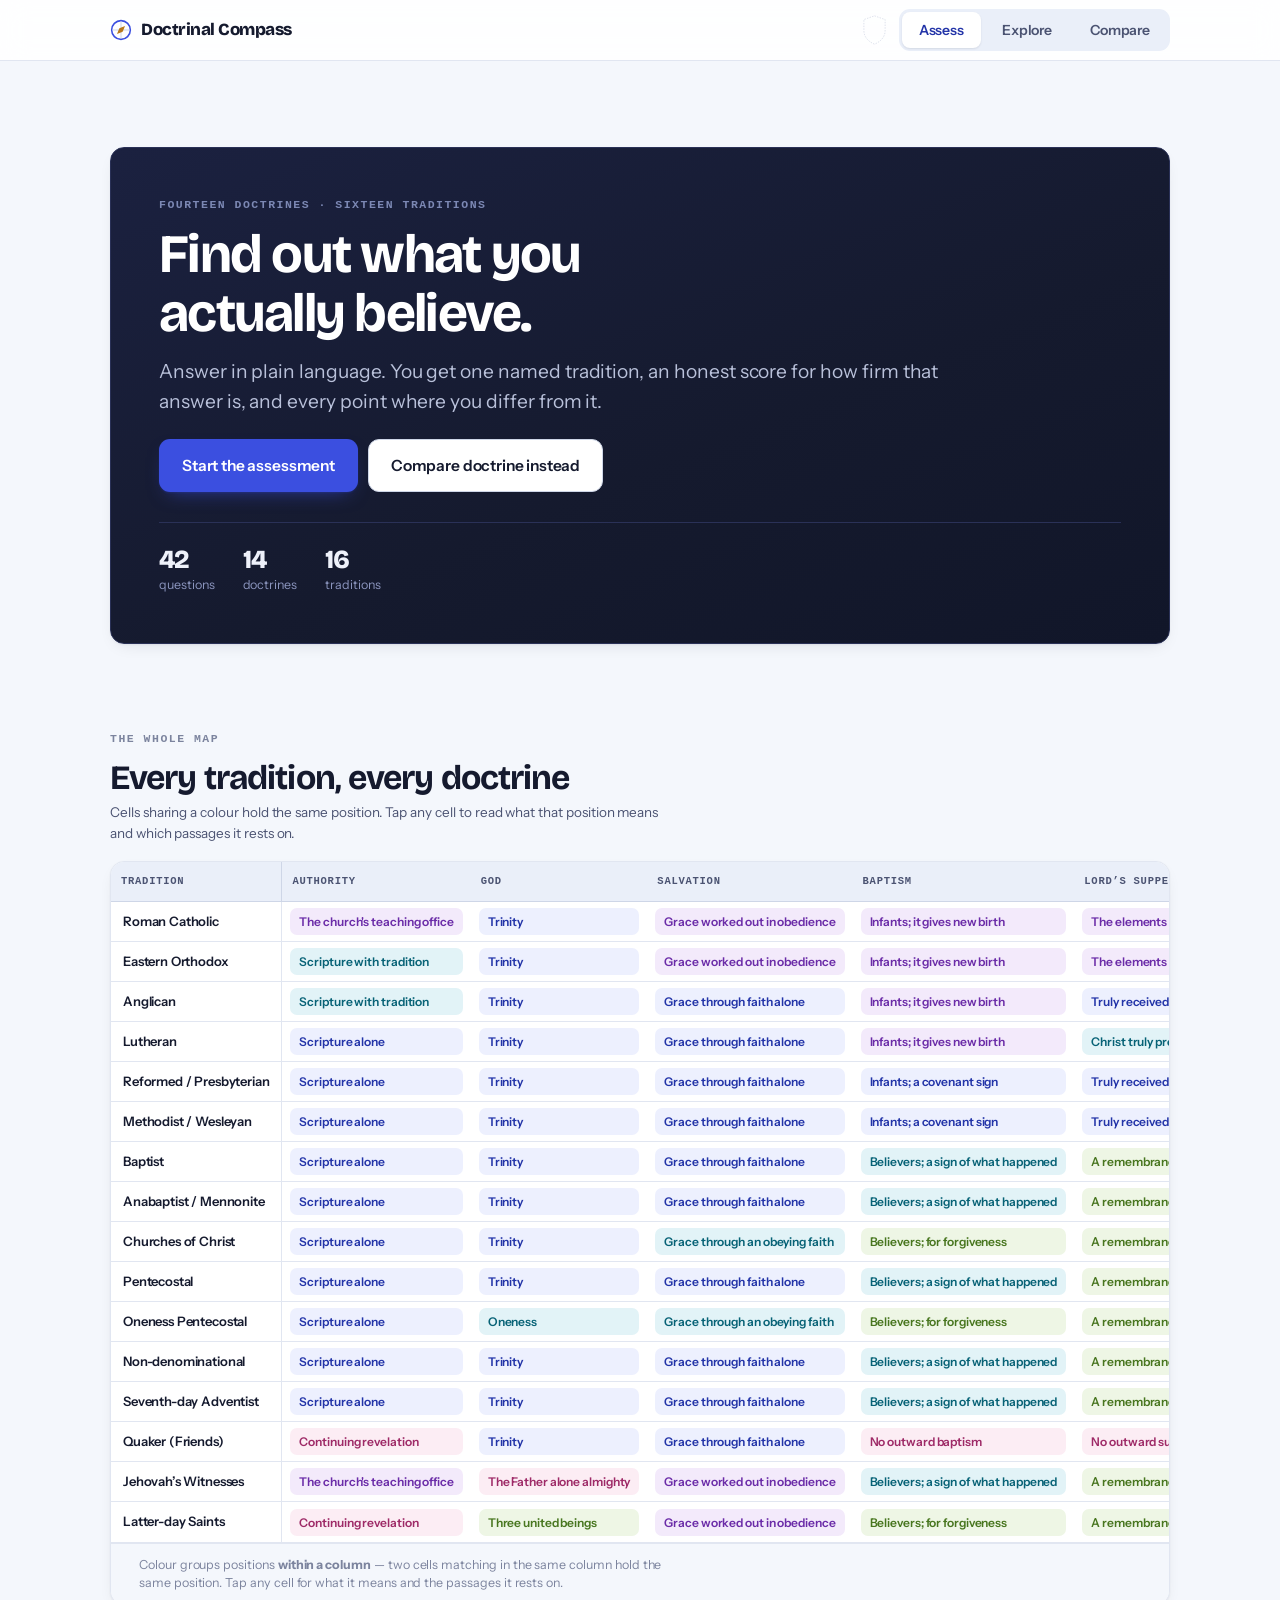
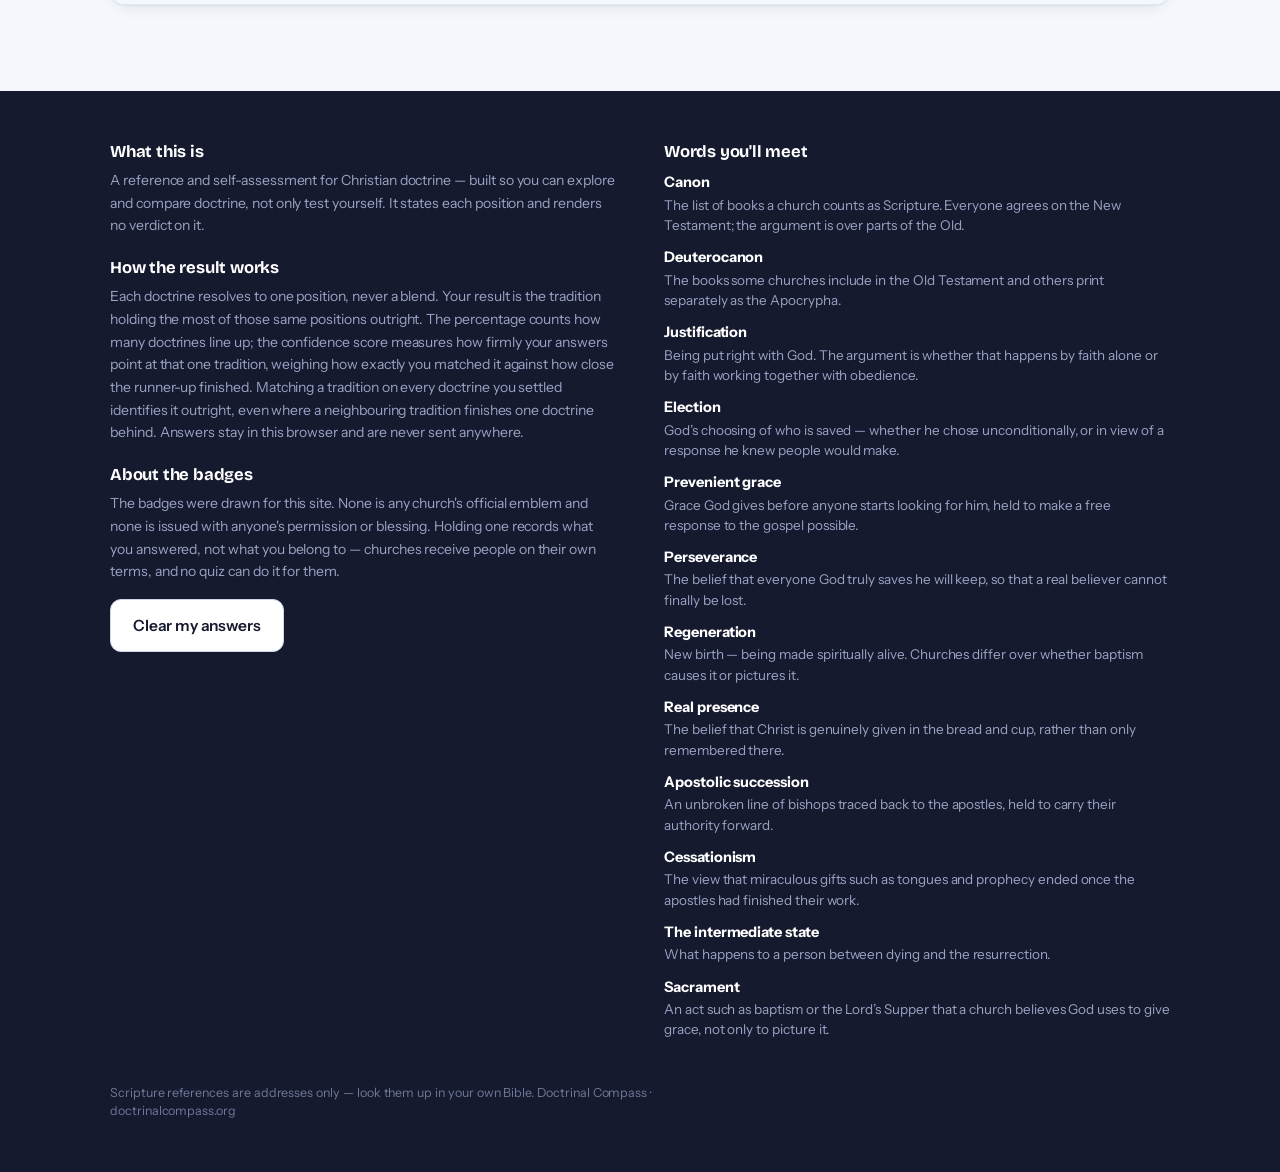
<file: public/index (8).html>
<!DOCTYPE html>
<html lang="en">
<head>
<meta charset="utf-8">
<meta name="viewport" content="width=device-width, initial-scale=1, viewport-fit=cover">
<title>Doctrinal Compass — compare Christian doctrine</title>
<meta name="description" content="A reference and self-assessment for Christian doctrine. Compare doctrine across sixteen traditions, or find where you stand.">
<meta name="theme-color" content="#151A2E">
<link rel="preconnect" href="https://fonts.googleapis.com">
<link rel="preconnect" href="https://fonts.gstatic.com" crossorigin>
<link href="https://fonts.googleapis.com/css2?family=Bricolage+Grotesque:opsz,wght@12..96,600;12..96,700;12..96,800&family=Instrument+Sans:wght@400;500;600;700&display=swap" rel="stylesheet">
<style>
/* ============================================================
   DOCTRINAL COMPASS — tokens
   ============================================================ */
:root{
  /* surfaces + ink */
  --ink:#151A2E;
  --ink-2:#4B5372;
  --ink-3:#7C849E;
  --line:#E1E6F1;
  --line-2:#CED6E7;
  --paper:#FFFFFF;
  --wash:#F4F7FC;
  --wash-2:#EAEFF9;

  /* brand */
  --primary:#3B4FE0;
  --primary-deep:#2334A8;
  --primary-wash:#EDF0FE;
  --gold:#B8781A;
  --gold-wash:#FCF3E2;

  /* authority locus — categorical, not a scale */
  --auth-scripture:#3B4FE0;
  --auth-tradition:#0C8AA3;
  --auth-office:#8543C6;
  --auth-revelation:#BE3B82;

  /* agreement bands — ordered scale */
  --band-1:#0C7F58;
  --band-2:#5A932C;
  --band-3:#B8781A;
  --band-4:#CB6224;
  --band-5:#B93544;

  /* type */
  --display:'Bricolage Grotesque','Instrument Sans',system-ui,-apple-system,'Segoe UI',sans-serif;
  --body:'Instrument Sans',system-ui,-apple-system,'Segoe UI',Roboto,sans-serif;
  --mono:ui-monospace,SFMono-Regular,'SF Mono',Menlo,Consolas,monospace;

  /* metrics — every one fluid so phone-desktop-mode still scales */
  --wrap:1140px;
  --gutter:clamp(16px,4.2vw,40px);
  --pad-card:clamp(18px,3.6vw,28px);
  --gap:clamp(12px,2.4vw,20px);
  --sect:clamp(44px,7vw,86px);
  --r:14px;
  --r-sm:9px;
  --shadow:0 1px 2px rgba(21,26,46,.05),0 6px 18px -8px rgba(21,26,46,.14);
  --shadow-lg:0 2px 4px rgba(21,26,46,.06),0 18px 44px -18px rgba(21,26,46,.26);
}

*,*::before,*::after{box-sizing:border-box}
html{-webkit-text-size-adjust:100%}
body{
  margin:0;
  background:var(--wash);
  color:var(--ink);
  font-family:var(--body);
  font-size:clamp(15.5px,1.05vw + 13px,17.5px);
  line-height:1.62;
  letter-spacing:-.003em;
  -webkit-font-smoothing:antialiased;
}
img{max-width:100%;display:block}
button{font:inherit;color:inherit}
a{color:var(--primary-deep);text-decoration-thickness:1px;text-underline-offset:2px}

:focus-visible{outline:3px solid var(--primary);outline-offset:2px;border-radius:4px}

@media (prefers-reduced-motion:reduce){
  *{animation-duration:.01ms !important;transition-duration:.01ms !important;scroll-behavior:auto !important}
}

/* ---------- type ---------- */
h1,h2,h3,h4{font-family:var(--display);font-weight:700;line-height:1.1;letter-spacing:-.02em;margin:0}
h1{font-size:clamp(30px,6.4vw,54px);letter-spacing:-.032em}
h2{font-size:clamp(23px,3.4vw,34px);letter-spacing:-.026em}
h3{font-size:clamp(18px,1.9vw,22px);letter-spacing:-.018em}
h4{font-size:clamp(15.5px,1.3vw,17px);letter-spacing:-.012em}
p{margin:0 0 .85em;max-width:68ch}
p:last-child{margin-bottom:0}

.eyebrow{
  font-family:var(--mono);font-size:11.5px;font-weight:600;
  letter-spacing:.13em;text-transform:uppercase;color:var(--ink-3);
  margin:0 0 10px;
}
.lede{font-size:clamp(16.5px,1.5vw,19.5px);color:var(--ink-2);line-height:1.55;max-width:60ch}
.small{font-size:13.5px;line-height:1.5;color:var(--ink-2)}
.tiny{font-size:12.5px;line-height:1.45;color:var(--ink-3)}

/* caption that sits under every meter — says what is being measured */
.meter-caption{
  font-size:12.5px;line-height:1.4;color:var(--ink-3);
  margin-top:6px;max-width:46ch;
}

/* ---------- layout ---------- */
.wrap{width:100%;max-width:var(--wrap);margin-inline:auto;padding-inline:var(--gutter)}
.stack>*+*{margin-top:var(--gap)}
.section{padding-block:var(--sect)}
.hr{height:1px;background:var(--line);border:0;margin:0}

.grid{display:grid;gap:var(--gap)}
@media (min-width:660px){ .g-2{grid-template-columns:repeat(2,1fr)} }
@media (min-width:960px){ .g-3{grid-template-columns:repeat(3,1fr)} .g-2{grid-template-columns:repeat(2,1fr)} }

/* ---------- header ---------- */
.site-head{
  position:sticky;top:0;z-index:60;
  background:rgba(255,255,255,.88);
  backdrop-filter:saturate(180%) blur(14px);
  -webkit-backdrop-filter:saturate(180%) blur(14px);
  border-bottom:1px solid var(--line);
}
.head-row{display:flex;align-items:center;gap:10px;height:60px}
@media (max-width:440px){ .brand span{display:none} }
.brand{display:flex;align-items:center;gap:9px;font-family:var(--display);font-weight:800;font-size:17px;letter-spacing:-.028em;text-decoration:none;color:var(--ink);white-space:nowrap}
.brand-mark{width:22px;height:22px;flex:none}

.tabs{display:flex;gap:4px;background:var(--wash-2);padding:3px;border-radius:11px}
.tab{
  appearance:none;border:0;background:transparent;cursor:pointer;
  padding:7px clamp(9px,1.6vw,17px);border-radius:8px;
  font-size:14px;font-weight:600;color:var(--ink-2);letter-spacing:-.01em;
  transition:background .15s,color .15s;
}
.tab:hover{color:var(--ink)}
.tab[aria-selected="true"]{background:var(--paper);color:var(--primary-deep);box-shadow:0 1px 2px rgba(21,26,46,.1)}

/* ---------- cards ---------- */
.card{
  background:var(--paper);border:1px solid var(--line);border-radius:var(--r);
  padding:var(--pad-card);box-shadow:var(--shadow);
}
.card-tight{padding:clamp(14px,2.6vw,20px)}
.card-dark{
  background:linear-gradient(158deg,#1B2140 0%,#151A2E 58%,#111629 100%);
  border:1px solid #2A3157;color:#EEF1FA;
}
.card-dark h1,.card-dark h2,.card-dark h3{color:#fff}
.card-dark .lede,.card-dark p{color:#B9C1DA}
.card-dark .eyebrow{color:#7C88B4}

/* ---------- buttons ---------- */
.btn{
  display:inline-flex;align-items:center;justify-content:center;gap:8px;
  padding:13px 22px;border-radius:11px;border:1px solid transparent;
  font-weight:600;font-size:15.5px;letter-spacing:-.01em;
  cursor:pointer;text-decoration:none;transition:transform .12s,background .15s,border-color .15s;
  min-height:46px;
}
.btn:active{transform:translateY(1px)}
.btn-primary{background:var(--primary);color:#fff;box-shadow:0 1px 2px rgba(35,52,168,.3),0 8px 20px -10px rgba(59,79,224,.7)}
.btn-primary:hover{background:var(--primary-deep)}
.btn-ghost{background:var(--paper);border-color:var(--line-2);color:var(--ink)}
.btn-ghost:hover{border-color:var(--ink-3);background:var(--wash)}
.btn-quiet{background:transparent;border-color:transparent;color:var(--ink-2);padding:9px 12px;min-height:38px;font-size:14px}
.btn-quiet:hover{background:var(--wash-2);color:var(--ink)}
.btn-row{display:flex;flex-wrap:wrap;gap:10px}
.btn-block{width:100%}

/* ---------- chips + pills ---------- */
.pill{
  display:inline-flex;align-items:center;gap:6px;
  padding:4px 10px;border-radius:999px;font-size:12.5px;font-weight:600;
  background:var(--wash-2);color:var(--ink-2);white-space:nowrap;
}
.pill-dot{width:7px;height:7px;border-radius:50%;flex:none;background:currentColor}

/* authority pill takes its colour from the locus */
.pill-auth{background:color-mix(in srgb,currentColor 11%,transparent)}

/* ---------- the authority mark (labelled, not a bare square) ---------- */
.auth-mark{display:flex;gap:3px;align-items:center}
.auth-seg{height:8px;flex:1;border-radius:2px;background:var(--line-2)}
.auth-seg.on{background:currentColor}

/* ---------- agreement band meter ---------- */
.band{display:flex;align-items:center;gap:9px;flex-wrap:wrap}
.band-dots{display:flex;gap:4px}
.band-dot{width:9px;height:9px;border-radius:50%;background:var(--line-2)}
.band-dot.on{background:currentColor}
.band-name{font-weight:700;font-size:14.5px;letter-spacing:-.012em}
.band-count{font-family:var(--mono);font-size:12.5px;color:var(--ink-3);font-weight:600}

/* ---------- matrix (the signature element) ---------- */
.matrix-shell{
  border:1px solid var(--line);border-radius:var(--r);background:var(--paper);
  overflow:hidden;box-shadow:var(--shadow);
}
.matrix-scroll{overflow-x:auto;-webkit-overflow-scrolling:touch;scrollbar-width:thin}
table.matrix{border-collapse:separate;border-spacing:0;width:max-content;min-width:100%;font-size:13px}
table.matrix th,table.matrix td{padding:0;text-align:left}
table.matrix thead th{
  position:sticky;top:0;z-index:3;background:var(--wash-2);
  font-family:var(--mono);font-size:10.5px;font-weight:700;letter-spacing:.07em;text-transform:uppercase;
  color:var(--ink-2);padding:11px 10px;border-bottom:1px solid var(--line-2);
  white-space:nowrap;
}
table.matrix tbody th{
  position:sticky;left:0;z-index:2;background:var(--paper);
  padding:9px 12px;font-weight:600;font-size:13px;white-space:nowrap;
  border-right:1px solid var(--line);border-bottom:1px solid var(--line);
  text-align:left;letter-spacing:-.012em;
}
table.matrix thead th:first-child{left:0;z-index:4;background:var(--wash-2);border-right:1px solid var(--line-2)}
table.matrix tbody td{border-bottom:1px solid var(--line);padding:6px 8px;vertical-align:middle}
table.matrix tbody tr:hover th,table.matrix tbody tr:hover td{background:var(--wash)}
.cell{
  display:block;width:100%;text-align:left;border:0;cursor:pointer;
  padding:6px 9px;border-radius:7px;font-size:12px;font-weight:600;line-height:1.25;
  letter-spacing:-.008em;min-width:104px;
  transition:filter .12s;
}
.cell:hover{filter:brightness(.94)}
.matrix-legend{display:flex;flex-wrap:wrap;gap:8px 16px;padding:12px var(--pad-card);border-top:1px solid var(--line);background:var(--wash)}
.scroll-hint{
  font-family:var(--mono);font-size:11px;letter-spacing:.06em;text-transform:uppercase;
  color:var(--ink-3);padding:9px var(--pad-card) 0;
}
@media (min-width:900px){ .scroll-hint{display:none} }

/* ---------- question flow ---------- */
.q-progress{height:5px;background:var(--wash-2);border-radius:99px;overflow:hidden}
.q-progress-fill{height:100%;background:var(--primary);border-radius:99px;transition:width .3s ease}
.opt{
  display:flex;gap:12px;align-items:flex-start;width:100%;text-align:left;
  padding:14px 16px;border-radius:11px;border:1.5px solid var(--line);
  background:var(--paper);cursor:pointer;transition:border-color .13s,background .13s;
  font-size:15.5px;line-height:1.45;letter-spacing:-.008em;
}
.opt:hover{border-color:var(--line-2);background:var(--wash)}
.opt[aria-pressed="true"]{border-color:var(--primary);background:var(--primary-wash);box-shadow:inset 0 0 0 1px var(--primary)}
.opt-key{
  flex:none;width:24px;height:24px;border-radius:7px;background:var(--wash-2);
  display:grid;place-items:center;font-family:var(--mono);font-size:11.5px;font-weight:700;color:var(--ink-2);
  margin-top:1px;
}
.opt[aria-pressed="true"] .opt-key{background:var(--primary);color:#fff}
.opt-list{display:grid;gap:9px}

details.defn{border-top:1px dashed var(--line-2);margin-top:14px;padding-top:12px}
details.defn summary{
  cursor:pointer;font-size:13.5px;font-weight:600;color:var(--primary-deep);
  list-style:none;display:inline-flex;align-items:center;gap:6px;
}
details.defn summary::-webkit-details-marker{display:none}
details.defn summary::before{content:'+';font-family:var(--mono);font-weight:700}
details.defn[open] summary::before{content:'–'}
details.defn .body{font-size:14px;color:var(--ink-2);margin-top:9px;line-height:1.55}

/* ---------- result ---------- */
.verdict{
  font-family:var(--display);font-weight:800;
  font-size:clamp(28px,6vw,46px);line-height:1.05;letter-spacing:-.032em;color:#fff;
  margin:6px 0 0;
}
.axis-row{
  display:grid;grid-template-columns:auto 1fr;gap:12px;align-items:start;
  padding:13px 0;border-bottom:1px solid var(--line);
}
.axis-row:last-child{border-bottom:0}
.tick{
  width:22px;height:22px;border-radius:7px;display:grid;place-items:center;
  font-size:13px;font-weight:800;flex:none;margin-top:1px;
}
.tick.yes{background:#E4F4EC;color:var(--band-1)}
.tick.no{background:#FBE9EA;color:var(--band-5)}
@media (min-width:700px){
  .axis-row{grid-template-columns:auto 200px 1fr;align-items:center}
}

/* ---------- compare ---------- */
.cmp-head{display:grid;gap:var(--gap)}
@media (min-width:660px){ .cmp-head{grid-template-columns:1fr 1fr} }
.select{
  width:100%;padding:12px 14px;border-radius:11px;border:1.5px solid var(--line-2);
  background:var(--paper);font-size:15.5px;font-weight:600;color:var(--ink);
  appearance:none;background-image:url("data:image/svg+xml,%3Csvg xmlns='http://www.w3.org/2000/svg' width='12' height='8' viewBox='0 0 12 8'%3E%3Cpath d='M1 1l5 5 5-5' stroke='%237C849E' stroke-width='2' fill='none' stroke-linecap='round'/%3E%3C/svg%3E");
  background-repeat:no-repeat;background-position:right 14px center;padding-right:38px;
}
.cmp-row{
  display:grid;gap:6px 14px;padding:16px 0;border-bottom:1px solid var(--line);
  grid-template-columns:1fr;
}
.cmp-row:last-child{border-bottom:0}
@media (min-width:700px){ .cmp-row{grid-template-columns:180px 1fr 1fr;align-items:start} }
.cmp-axis{font-weight:700;font-size:14.5px;letter-spacing:-.014em}
.cmp-side{padding:11px 13px;border-radius:10px;background:var(--wash);border:1px solid var(--line)}
.cmp-side.same{background:#EDF7F2;border-color:#C9E6D8}
.cmp-side-name{font-family:var(--mono);font-size:10.5px;font-weight:700;letter-spacing:.08em;text-transform:uppercase;color:var(--ink-3);margin-bottom:4px}
.cmp-pos{font-weight:700;font-size:14.5px;letter-spacing:-.012em;margin-bottom:3px}
@media (min-width:700px){ .cmp-side-name{display:none} }

/* ---------- tradition list ---------- */
.trad-card{
  display:block;width:100%;text-align:left;cursor:pointer;
  background:var(--paper);border:1px solid var(--line);border-radius:var(--r);
  padding:clamp(15px,2.6vw,20px);box-shadow:var(--shadow);
  transition:border-color .14s,transform .14s,box-shadow .14s;
}
.trad-card:hover{border-color:var(--line-2);transform:translateY(-1px);box-shadow:var(--shadow-lg)}
.trad-name{font-family:var(--display);font-weight:700;font-size:17.5px;letter-spacing:-.02em;margin-bottom:5px}

/* ---------- panel (cell + tradition detail) ---------- */
.panel-back{
  position:fixed;inset:0;z-index:90;background:rgba(21,26,46,.45);
  display:grid;place-items:end center;padding:0;
}
.panel{
  background:var(--paper);width:100%;max-width:640px;
  border-radius:18px 18px 0 0;max-height:88vh;overflow-y:auto;
  padding:var(--pad-card) var(--pad-card) calc(var(--pad-card) + env(safe-area-inset-bottom));
  box-shadow:var(--shadow-lg);
}
@media (min-width:660px){
  .panel-back{place-items:center}
  .panel{border-radius:16px;max-height:82vh}
}
.panel-grab{width:38px;height:4px;border-radius:99px;background:var(--line-2);margin:0 auto 14px}
@media (min-width:660px){ .panel-grab{display:none} }

/* ---------- misc ---------- */
.stat-strip{display:flex;flex-wrap:wrap;gap:10px 28px}
.stat-n{font-family:var(--display);font-weight:800;font-size:26px;letter-spacing:-.03em;line-height:1}
.stat-l{font-size:12.5px;color:var(--ink-3);margin-top:2px}
.card-dark .stat-l{color:#8B95BE}
.hidden{display:none !important}
.sr{position:absolute;width:1px;height:1px;padding:0;margin:-1px;overflow:hidden;clip:rect(0,0,0,1px);white-space:nowrap;border:0}
.scripture{font-family:var(--mono);font-size:12.5px;color:var(--ink-3);letter-spacing:-.01em;line-height:1.55}
.site-foot{background:var(--ink);color:#9AA3C4;padding-block:clamp(30px,5vw,52px);font-size:14px}
.site-foot a{color:#C3CBE6}
.site-foot h4{color:#fff;margin-bottom:8px}

/* ---------- badges ---------- */
.badge-svg{display:block;height:auto}
.badge-hold{display:flex;gap:clamp(14px,3vw,26px);align-items:center;flex-wrap:wrap}
.badge-hold .badge-svg{flex:none}
.badge-unclaimed{opacity:.55}
.badge-slot{
  display:flex;gap:16px;align-items:center;width:100%;text-align:left;cursor:pointer;
  background:var(--paper);border:1px solid var(--line);border-radius:var(--r);
  padding:clamp(14px,2.4vw,20px);box-shadow:var(--shadow);
  transition:border-color .14s,box-shadow .14s;
}
.badge-slot:hover{border-color:var(--line-2);box-shadow:var(--shadow-lg)}
.badge-claimed-tag{
  display:inline-flex;align-items:center;gap:6px;padding:3px 9px;border-radius:999px;
  font-family:var(--mono);font-size:10.5px;font-weight:700;letter-spacing:.08em;text-transform:uppercase;
  background:var(--gold-wash);color:var(--gold);
}

/* ---------- confidence ---------- */
.conf{margin-top:18px}
.conf-top{display:flex;align-items:baseline;gap:10px;flex-wrap:wrap}
.conf-n{font-family:var(--display);font-weight:800;font-size:24px;letter-spacing:-.03em;line-height:1}
.conf-name{font-weight:700;font-size:14.5px;letter-spacing:-.012em}
.conf-bar{height:8px;border-radius:99px;background:var(--wash-2);overflow:hidden;margin-top:9px}
.card-dark .conf-bar{background:#2A3157}
.conf-fill{height:100%;border-radius:99px;background:currentColor;transition:width .5s ease}
.conf-why{margin-top:12px;display:grid;gap:6px}
.conf-why li{display:flex;gap:8px;align-items:flex-start;font-size:13.5px;line-height:1.45;list-style:none}
.conf-why .m{flex:none;font-family:var(--mono);font-weight:700;font-size:13px;line-height:1.35}

/* ---------- dealbreakers ---------- */
.db-card{border:1px solid var(--line);border-radius:12px;padding:15px 16px;background:var(--paper)}
.db-card.on{border-color:var(--band-4);background:#FDF3EC}
.db-sides{display:grid;gap:10px;margin:11px 0 13px}
@media (min-width:640px){ .db-sides{grid-template-columns:1fr 1fr} }
.db-side{padding:10px 12px;border-radius:9px;background:var(--wash);border:1px solid var(--line)}
.db-side.mine{background:var(--primary-wash);border-color:#C9D2FB}
.db-label{font-family:var(--mono);font-size:10.5px;font-weight:700;letter-spacing:.08em;text-transform:uppercase;color:var(--ink-3);margin-bottom:3px}
.db-pos{font-weight:700;font-size:14.5px;letter-spacing:-.012em;margin-bottom:3px}
.db-row{display:flex;gap:8px;flex-wrap:wrap}
.db-btn{
  flex:1;min-width:150px;padding:10px 12px;border-radius:9px;border:1.5px solid var(--line);
  background:var(--paper);cursor:pointer;font-size:13.5px;font-weight:600;color:var(--ink-2);
  transition:border-color .13s,background .13s,color .13s;
}
.db-btn[aria-pressed="true"]{border-color:var(--band-4);background:var(--band-4);color:#fff}
.db-btn.keep[aria-pressed="true"]{border-color:var(--band-1);background:var(--band-1)}
.db-out{margin-top:16px;padding:14px 16px;border-radius:12px;background:var(--wash-2);border:1px solid var(--line-2)}

/* ---------- ranked rows ---------- */
.rank-row{display:flex;gap:14px;align-items:center;flex-wrap:wrap;padding:11px 0;border-bottom:1px solid var(--line)}
.rank-row:last-child{border-bottom:0}
.rank-pct{font-family:var(--display);font-weight:800;font-size:19px;letter-spacing:-.028em;min-width:52px}

/* ---------- authority profile: four independent measures ---------- */
.auth-grid{display:grid;gap:9px}
.auth-row{display:grid;grid-template-columns:clamp(88px,26%,116px) 1fr auto;gap:10px;align-items:center}
.auth-label{font-size:13px;font-weight:600;letter-spacing:-.012em;color:var(--ink-2);line-height:1.25}
.auth-track{height:11px;border-radius:99px;background:var(--wash-2);overflow:hidden;position:relative}
.card-dark .auth-track{background:#2A3157}
.auth-fill{display:block;height:100%;border-radius:99px;background:currentColor;transition:width .4s ease}
.auth-fill.none{background:repeating-linear-gradient(135deg,var(--line-2) 0 3px,transparent 3px 6px)}
.auth-value{font-size:12px;font-weight:700;letter-spacing:-.008em;white-space:nowrap;min-width:82px;text-align:right}
.auth-value.none{color:var(--ink-3);font-weight:600}
.auth-legend{display:flex;flex-wrap:wrap;gap:4px 12px;margin-top:9px}
.auth-legend span{font-family:var(--mono);font-size:10.5px;letter-spacing:.05em;text-transform:uppercase;color:var(--ink-3)}
@media (max-width:430px){
  .auth-row{grid-template-columns:1fr auto;gap:4px 10px}
  .auth-track{grid-column:1/-1;order:3}
}

/* ---------- nav badge + dropdown ---------- */
.nav-badge-host{position:relative;margin-left:auto;display:flex;align-items:center}
.nav-badge{
  appearance:none;border:0;background:transparent;cursor:pointer;padding:3px;
  border-radius:10px;display:grid;place-items:center;line-height:0;
  transition:background .14s;
}
.nav-badge:hover{background:var(--wash-2)}
.nav-badge[aria-expanded="true"]{background:var(--wash-2)}
.nav-pop{
  position:absolute;top:calc(100% + 9px);right:0;z-index:80;width:min(310px,calc(100vw - 28px));
  background:var(--paper);border:1px solid var(--line);border-radius:14px;
  box-shadow:var(--shadow-lg);padding:16px;
}
.nav-pop h4{margin-bottom:4px}
.nav-pop .btn{margin-top:12px}
.blank-badge{opacity:.5}

/* ---------- gap / dealbreaker states ---------- */
.db-card.ok{border-color:#C9E6D8;background:#F3FAF6}
.db-btn.keep[aria-pressed="true"]{border-color:var(--band-1);background:var(--band-1);color:#fff}
.db-mark{
  display:inline-flex;align-items:center;gap:5px;padding:2px 8px;border-radius:999px;
  font-family:var(--mono);font-size:10px;font-weight:700;letter-spacing:.07em;text-transform:uppercase;
  margin-left:8px;vertical-align:middle;
}
.db-mark.db{background:#FBEDE4;color:var(--band-4)}
.db-mark.ok{background:#E4F4EC;color:var(--band-1)}

/* ---------- the exception line ---------- */
.exception{
  margin-top:12px;padding:11px 13px;border-radius:10px;
  background:var(--gold-wash);border:1px solid #F0DDB8;
}
.card-dark .exception{background:#2A2440;border-color:#463A5E}
.exception .lbl{
  font-family:var(--mono);font-size:10px;font-weight:700;letter-spacing:.09em;
  text-transform:uppercase;color:var(--gold);display:block;margin-bottom:3px;
}
.card-dark .exception .lbl{color:#D9A44F}
.retake-note{margin-top:14px;padding:14px 16px;border-radius:12px;background:#FBEDE4;border:1px solid #F0CDB2}
</style>
</head>
<body>

<header class="site-head">
  <div class="wrap head-row">
    <a class="brand" href="#assess">
      <svg class="brand-mark" viewBox="0 0 24 24" fill="none" aria-hidden="true">
        <circle cx="12" cy="12" r="10.2" stroke="#3B4FE0" stroke-width="1.7"/>
        <path d="M12 2.8v18.4M2.8 12h18.4" stroke="#CED6E7" stroke-width="1.1"/>
        <path d="M16.4 7.6l-2.6 6.2-6.2 2.6 2.6-6.2z" fill="#B8781A"/>
      </svg>
      <span>Doctrinal Compass</span>
    </a>
    <div class="nav-badge-host" id="nav-badge-host"></div>
    <nav class="tabs" role="tablist" aria-label="Sections">
      <button class="tab" role="tab" id="tab-assess"  aria-selected="true"  data-view="assess">Assess</button>
      <button class="tab" role="tab" id="tab-explore" aria-selected="false" data-view="explore">Explore</button>
      <button class="tab" role="tab" id="tab-compare" aria-selected="false" data-view="compare">Compare</button>
    </nav>
  </div>
</header>

<main>

<!-- ============================ ASSESS ============================ -->
<section id="view-assess" class="view" role="tabpanel" aria-labelledby="tab-assess">

  <!-- start screen -->
  <div id="assess-start">
    <div class="wrap section">
      <div class="card card-dark" style="padding:clamp(24px,4.6vw,48px)">
        <p class="eyebrow">Fourteen doctrines · Sixteen traditions</p>
        <h1>Find out what you<br>actually believe.</h1>
        <p class="lede" style="margin-top:14px">Answer in plain language. You get one named tradition, an honest
        score for how firm that answer is, and every point where you differ from it.</p>
        <div class="btn-row" style="margin-top:22px">
          <button class="btn btn-primary" id="btn-start">Start the assessment</button>
          <button class="btn btn-ghost" data-goto="compare">Compare doctrine instead</button>
        </div>
        <div class="stat-strip" style="margin-top:30px;padding-top:24px;border-top:1px solid #2A3157">
          <div><div class="stat-n">42</div><div class="stat-l">questions</div></div>
          <div><div class="stat-n">14</div><div class="stat-l">doctrines</div></div>
          <div><div class="stat-n">16</div><div class="stat-l">traditions</div></div>
        </div>
      </div>
    </div>

    <div class="wrap" style="padding-bottom:var(--sect)">
      <p class="eyebrow">The whole map</p>
      <h2 style="margin-bottom:6px">Every tradition, every doctrine</h2>
      <p class="small" style="margin-bottom:18px;max-width:62ch">Cells sharing a colour hold the same position.
      Tap any cell to read what that position means and which passages it rests on.</p>
      <div id="home-matrix"></div>
    </div>
  </div>

  <!-- question flow -->
  <div id="assess-quiz" class="hidden">
    <div class="wrap section" style="max-width:760px">
      <div style="display:flex;align-items:center;gap:14px;margin-bottom:8px">
        <span class="eyebrow" id="q-counter" style="margin:0"></span>
        <button class="btn btn-quiet" id="btn-quit" style="margin-left:auto">Save &amp; exit</button>
      </div>
      <div class="q-progress"><div class="q-progress-fill" id="q-fill" style="width:0%"></div></div>

      <div class="card" style="margin-top:22px">
        <p class="eyebrow" id="q-axis"></p>
        <h2 id="q-text" style="margin-bottom:18px"></h2>
        <div class="opt-list" id="q-options"></div>
        <div id="q-defn"></div>
      </div>

      <div class="btn-row" style="margin-top:18px">
        <button class="btn btn-ghost" id="btn-back">Back</button>
        <button class="btn btn-quiet" id="btn-skip">Not sure — skip</button>
      </div>
    </div>
  </div>

  <!-- result -->
  <div id="assess-result" class="hidden">
    <div class="wrap section">
      <div class="card card-dark" style="padding:clamp(24px,4.6vw,44px)">
        <p class="eyebrow">Your result</p>
        <h1 class="verdict" id="res-name"></h1>
        <p class="lede" id="res-line" style="margin-top:14px"></p>
        <div id="res-exception"></div>
        <div id="res-tie" class="hidden" style="margin-top:16px;padding:13px 15px;background:#232A4E;border-radius:11px">
          <p class="small" id="res-tie-text" style="color:#C3CBE6"></p>
        </div>
        <div id="res-conf" style="margin-top:20px;padding-top:20px;border-top:1px solid #2A3157"></div>
        <div class="btn-row" style="margin-top:24px">
          <button class="btn btn-ghost" data-goto="compare">Compare doctrine side by side</button>
          <button class="btn btn-quiet" id="btn-retake" style="color:#B9C1DA">Retake</button>
        </div>
      </div>

      <div class="card" id="res-badge-card" style="margin-top:var(--gap)">
        <p class="eyebrow">Your doctrine badge</p>
        <h3 style="margin-bottom:4px">Something to mark where you landed</h3>
        <p class="meter-caption" style="margin-bottom:16px">A badge records what you believe, not what you belong to.
        Nobody joins a church by taking a quiz. You can hold one at a time, and swap it whenever you like.</p>
        <div id="res-badge"></div>
      </div>

      <div class="card" style="margin-top:var(--gap)">
        <p class="eyebrow">Doctrine by doctrine</p>
        <h3 style="margin-bottom:4px">Where you match, and where you don't</h3>
        <p class="meter-caption" style="margin-bottom:10px">Your settled position on each doctrine, set against
        the one named above. A cross is a real disagreement, not a near miss.</p>
        <div id="res-axes"></div>
      </div>

      <div class="card hidden" id="res-db-card" style="margin-top:var(--gap)">
        <p class="eyebrow">The gap</p>
        <h3 style="margin-bottom:4px">Could you live with the difference?</h3>
        <p class="meter-caption" style="margin-bottom:18px">Every doctrine below is one where you and this tradition
        genuinely part company, explained in plain words on both sides. Mark the ones you couldn't accept and the
        site will find who agrees with you on those.</p>
        <div id="res-db" class="stack" style="--gap:12px"></div>
        <div id="res-db-out"></div>
      </div>

      <div class="card" style="margin-top:var(--gap)">
        <p class="eyebrow">Everyone else</p>
        <h3 style="margin-bottom:4px">How the other fifteen line up</h3>
        <p class="meter-caption" style="margin-bottom:14px">The percentage is how many of the doctrines you settled
        line up with that tradition — a measure of overlap, not a claim that you are part of it.</p>
        <div id="res-rank" class="stack"></div>
      </div>
    </div>
  </div>
</section>

<!-- ============================ EXPLORE ============================ -->
<section id="view-explore" class="view hidden" role="tabpanel" aria-labelledby="tab-explore">
  <div class="wrap section">
    <p class="eyebrow">Explore</p>
    <h2 style="margin-bottom:6px">Sixteen traditions</h2>
    <p class="lede" style="margin-bottom:6px">Each one stated the way someone inside it would state it.</p>
    <p class="meter-caption" style="margin-bottom:22px">Each card rates four sources of authority separately, so you
    can see not just where a tradition lands but what it actually leans on.</p>
    <div id="explore-grid" class="grid g-2 g-3"></div>
  </div>
</section>

<!-- ============================ COMPARE ============================ -->
<section id="view-compare" class="view hidden" role="tabpanel" aria-labelledby="tab-compare">
  <div class="wrap section">
    <p class="eyebrow">Compare</p>
    <h2 style="margin-bottom:6px">Doctrine, side by side</h2>
    <p class="lede" style="margin-bottom:22px">Two traditions set against each other doctrine by doctrine. Your own
    answers play no part in it, and you don't need to have taken the assessment.</p>

    <div class="cmp-head">
      <div>
        <label class="eyebrow" for="cmp-a">First tradition</label>
        <select class="select" id="cmp-a"></select>
      </div>
      <div>
        <label class="eyebrow" for="cmp-b">Second tradition</label>
        <select class="select" id="cmp-b"></select>
      </div>
    </div>

    <div class="card" id="cmp-summary" style="margin-top:var(--gap)"></div>
    <div class="card" id="cmp-table-card" style="margin-top:var(--gap)">
      <div id="cmp-table"></div>
    </div>

    <div style="margin-top:var(--sect)">
      <p class="eyebrow">All sixteen</p>
      <h2 style="margin-bottom:6px">The full map</h2>
      <p class="meter-caption" style="margin-bottom:18px">Every tradition against every doctrine. Matching colours
      down a column mean the same position, stated the same way.</p>
      <div id="full-matrix"></div>
    </div>
  </div>
</section>

</main>

<footer class="site-foot">
  <div class="wrap">
    <div class="grid g-2" style="gap:clamp(24px,4vw,48px)">
      <div>
        <h4>What this is</h4>
        <p style="color:#9AA3C4">A reference and self-assessment for Christian doctrine — built so you can explore
        and compare doctrine, not only test yourself. It states each position and renders no verdict on it.</p>
        <h4 style="margin-top:22px">How the result works</h4>
        <p style="color:#9AA3C4">Each doctrine resolves to one position, never a blend. Your result is the tradition
        holding the most of those same positions outright. The percentage counts how many doctrines line up; the
        confidence score measures how firmly your answers point at that one tradition, weighing how exactly you
        matched it against how close the runner-up finished. Matching a tradition on every doctrine you settled
        identifies it outright, even where a neighbouring tradition finishes one doctrine behind. Answers stay in this browser and are never sent anywhere.</p>
        <h4 style="margin-top:22px">About the badges</h4>
        <p style="color:#9AA3C4">The badges were drawn for this site. None is any church's official emblem and none
        is issued with anyone's permission or blessing. Holding one records what you answered, not what you belong
        to — churches receive people on their own terms, and no quiz can do it for them.</p>
        <div class="btn-row" style="margin-top:16px">
          <button class="btn btn-ghost" id="btn-clear">Clear my answers</button>
        </div>
      </div>
      <div>
        <h4>Words you'll meet</h4>
        <div id="glossary" class="stack" style="--gap:11px;margin-top:10px"></div>
      </div>
    </div>
    <p class="tiny" style="color:#6F7899;margin-top:clamp(28px,4vw,44px)">Scripture references are addresses only —
    look them up in your own Bible. Doctrinal Compass · doctrinalcompass.org</p>
  </div>
</footer>

<div id="panel-root"></div>
<script>
/* ============================================================
   DATA
   Positions are shared vocabulary. Two traditions either hold
   the same position id or they do not — that is what makes the
   comparison outright rather than a similarity score.
   ============================================================ */

const PAL = [
  {bg:'#EDF0FE',fg:'#2334A8'},
  {bg:'#E2F3F7',fg:'#076276'},
  {bg:'#F3EAFB',fg:'#6B2CA8'},
  {bg:'#FCEDF4',fg:'#9E2A67'},
  {bg:'#EEF6E5',fg:'#48761F'}
];

/* The four sources of authority, rated INDEPENDENTLY for each tradition.
   A tradition can lean hard on more than one; these are not steps on a ramp. */
const AUTHDIM = [
  {n:'Scripture',        v:'--auth-scripture',  d:'The written word of God.'},
  {n:'Tradition',        v:'--auth-tradition',  d:'The faith handed down \u2014 creeds, councils, the fathers, the confessions.'},
  {n:'Church office',    v:'--auth-office',     d:'A standing body of leaders charged with settling what is taught.'},
  {n:'Living revelation',v:'--auth-revelation', d:'God speaking now, through prophets or the Spirit.'}
];
const AUTHLVL = ['No formal role','Supporting','Major','Decisive'];

/* Kept as the one-line summary of where FINAL authority rests. The four-part
   profile above says what each source weighs; this says who wins a clash. */
const LOCUS = [
  {n:'Scripture',            v:'--auth-scripture',  seg:[1,0,0,0], d:'Scripture alone is the final court. Everything else is tested by it.'},
  {n:'Scripture + tradition',v:'--auth-tradition',  seg:[1,1,0,0], d:'Scripture holds the final word, read inside the faith handed down from the apostles.'},
  {n:'Teaching office',      v:'--auth-office',     seg:[1,1,1,0], d:'A living teaching office is charged with settling what Scripture and tradition mean.'},
  {n:'Continuing revelation',v:'--auth-revelation', seg:[1,1,1,1], d:'God still speaks now, through prophets or the Spirit, alongside what is written.'}
];

const AXES = [
{id:'authority', n:'Authority', q:'Where final authority rests', pos:{
  SA:{n:'Scripture alone', c:0, g:'Scripture is the only final authority; every teaching, council and custom is tested against it.', s:'2 Timothy 3:16–17; Acts 17:11; Mark 7:6–13'},
  ST:{n:'Scripture with tradition', c:1, g:'Scripture holds the final word, read within the faith the church has handed down from the apostles.', s:'2 Thessalonians 2:15; 1 Corinthians 11:2; Jude 3'},
  CO:{n:"The church's teaching office", c:2, g:'Scripture and tradition are one deposit, and a living teaching office settles what they mean.', s:'Matthew 16:18–19; Acts 15:1–29; 1 Timothy 3:15'},
  AR:{n:'Continuing revelation', c:3, g:'Scripture stands, and God still speaks now through prophets or the Spirit to guide his people.', s:'Amos 3:7; Joel 2:28–29; John 16:13'}}},

{id:'canon', n:'Canon', q:'Which books belong in Scripture', pos:{
  C66:{n:'Sixty-six books', c:0, g:'Thirty-nine Old Testament books and twenty-seven New; the extra books may be read but settle no doctrine.', s:'Romans 3:2; Luke 24:44; Revelation 22:18–19'},
  C73:{n:'Seventy-three books', c:2, g:'The same New Testament with a longer Old, including Tobit, Judith, Wisdom, Sirach, Baruch and the Maccabees.', s:'2 Maccabees 12:43–46; Wisdom 2:12–20; Sirach 1:1'},
  CW:{n:'A wider Old Testament', c:1, g:'A longer Old Testament still, settled by what the church has actually read and prayed rather than by a list.', s:'Psalm 151; 3 Maccabees 6:1–15; 2 Esdras 14:44–48'},
  CP:{n:'Scripture given since', c:3, g:'The Bible remains Scripture, and God has given further scripture through prophets in the latter days.', s:'Ezekiel 37:15–20; John 10:16; Revelation 14:6'}}},

{id:'god', n:'God', q:'The nature of God', pos:{
  TRIN:{n:'Trinity', c:0, g:'One God who exists eternally as three distinct persons — Father, Son and Holy Spirit — equal in being.', s:'Matthew 28:19; John 1:1; 2 Corinthians 13:14'},
  ONE:{n:'Oneness', c:1, g:'One God who is one person, revealed as Father in creation, Son in redemption and Spirit in the church.', s:'Deuteronomy 6:4; John 14:9; Colossians 2:9'},
  SUB:{n:'The Father alone almighty', c:3, g:'The Father alone is Almighty God; the Son is his first creation and the Spirit is God\u2019s active force.', s:'John 14:28; Colossians 1:15; Revelation 3:14'},
  SEP:{n:'Three united beings', c:4, g:'Father, Son and Holy Ghost are three distinct beings, perfectly one in mind, purpose and glory.', s:'Acts 7:55–56; John 17:21–22; Matthew 3:16–17'}}},

{id:'assurance', n:'Assurance', q:'Whether a believer can be finally lost', pos:{
  PER:{n:'Kept to the end', c:0, g:'Everyone God truly saves he also keeps; a real believer will persevere and cannot be finally lost.', s:'John 10:27–29; Romans 8:38–39; Philippians 1:6'},
  FALL:{n:'Able to fall away', c:3, g:'A genuine believer keeps real freedom, and may turn from Christ and be lost if they do not endure.', s:'Hebrews 6:4–6; 2 Peter 2:20–22; Matthew 24:13'},
  SAC:{n:'Kept through the sacraments', c:2, g:'Grace is held and renewed through the sacramental life; grave sin breaks it until a person is restored.', s:'John 6:53–56; 1 John 5:16–17; James 5:14–16'}}},

{id:'salvation', n:'Salvation', q:'How a person is saved', pos:{
  FA:{n:'Grace through faith alone', c:0, g:'God justifies the ungodly by grace through faith alone; good works follow as fruit and never as cause.', s:'Ephesians 2:8–9; Romans 4:4–5; Galatians 2:16'},
  FW:{n:'Grace worked out in obedience', c:2, g:'Grace begins, sustains and completes salvation, received in the sacraments and cooperated with by faith and love.', s:'James 2:24; Philippians 2:12–13; Matthew 25:31–46'},
  OF:{n:'Grace through an obeying faith', c:1, g:'Grace saves through a faith that obeys the gospel — hearing, believing, repenting, confessing and being baptised.', s:'Acts 2:38; Romans 6:3–4; Hebrews 5:9'}}},

{id:'election', n:'Election', q:'Why one person believes and another does not', pos:{
  UNC:{n:'Unconditional election', c:0, g:'God chose whom he would save before creation, not for anything foreseen in them, and gives them faith.', s:'Ephesians 1:4–5; Romans 9:15–16; John 6:44'},
  PREV:{n:'Grace that goes first', c:1, g:'God\u2019s grace reaches everyone before they seek him and makes a real response possible; each person then answers.', s:'Titus 2:11; John 12:32; Philippians 2:13'},
  FREE:{n:'A free response', c:4, g:'The gospel is offered to all alike and each person is genuinely able to accept or to refuse the offer.', s:'Joshua 24:15; Revelation 22:17; Acts 17:30'}}},

{id:'baptism', n:'Baptism', q:'Who is baptised, and what it does', pos:{
  IR:{n:'Infants; it gives new birth', c:2, g:'Infants and adults are baptised, and baptism itself washes away sin and joins a person to Christ.', s:'Acts 2:38–39; Titus 3:5; John 3:5'},
  IC:{n:'Infants; a covenant sign', c:0, g:'Infants of believers are baptised as the sign and seal of God\u2019s covenant promise, which faith later receives.', s:'Genesis 17:7; Colossians 2:11–12; Acts 16:15'},
  BS:{n:'Believers; a sign of what happened', c:1, g:'Only those old enough to believe are baptised, picturing a washing and new life already received by faith.', s:'Acts 8:36–38; Romans 6:4; 1 Peter 3:21'},
  BR:{n:'Believers; for forgiveness', c:4, g:'Only believers are baptised, by immersion, and it is the appointed moment at which sins are forgiven.', s:'Acts 2:38; Acts 22:16; Mark 16:16'},
  NOB:{n:'No outward baptism', c:3, g:'The one baptism that matters is Christ baptising the heart with his Spirit; no water rite is required.', s:'Matthew 3:11; 1 Corinthians 12:13; Ephesians 4:5'}}},

{id:'supper', n:'Lord\u2019s Supper', q:'What happens at the Lord\u2019s Supper', pos:{
  TRA:{n:'The elements are changed', c:2, g:'By God\u2019s act the bread and wine truly become the body and blood of Christ, offered and received.', s:'John 6:53–56; 1 Corinthians 10:16; Luke 22:19–20'},
  REA:{n:'Christ truly present with them', c:1, g:'Christ\u2019s body and blood are truly given in and with the bread and wine, which remain bread and wine.', s:'1 Corinthians 11:27–29; Matthew 26:26–28; 1 Corinthians 10:16'},
  SPI:{n:'Truly received by faith', c:0, g:'Christ is really given to those who believe, spiritually and by the Spirit, not by a change in the elements.', s:'John 6:63; 1 Corinthians 10:16; John 15:4'},
  MEM:{n:'A remembrance', c:4, g:'The bread and cup remain bread and cup, and the supper proclaims Christ\u2019s death until he comes again.', s:'Luke 22:19; 1 Corinthians 11:24–26; Acts 20:7'},
  NOS:{n:'No outward supper', c:3, g:'Communion with Christ is inward and continual, so no outward rite of bread and cup is observed.', s:'John 6:35; Revelation 3:20; Romans 14:17'}}},

{id:'governance', n:'Governance', q:'Who governs the church', pos:{
  PAP:{n:'One worldwide hierarchy', c:2, g:'Bishops govern in communion with the bishop of Rome, who holds a primacy of teaching and jurisdiction.', s:'Matthew 16:18–19; John 21:15–17; Luke 22:32'},
  EPI:{n:'Bishops together', c:1, g:'Bishops in apostolic succession govern their churches and settle matters in council, with no single head over all.', s:'Acts 20:28; Titus 1:5; Acts 15:6'},
  PRE:{n:'Elders in assemblies', c:0, g:'Elders govern each congregation and meet in graded assemblies, so that churches are accountable to one another.', s:'Acts 15:2–6; 1 Timothy 4:14; Acts 14:23'},
  CON:{n:'Each congregation itself', c:4, g:'Every local congregation governs its own affairs under Christ, choosing its leaders and answering to no outside body.', s:'Matthew 18:17; Acts 6:3–5; 1 Peter 5:2–3'},
  CEN:{n:'A central living leadership', c:3, g:'One central body of living leaders directs the whole church worldwide and settles doctrine and practice for it.', s:'Acts 15:22–29; Ephesians 4:11–13; Amos 3:7'}}},

{id:'sabbath', n:'Sabbath', q:'Which day, and how it is kept', pos:{
  LD:{n:'The Lord\u2019s Day', c:0, g:'Christians gather on Sunday because Christ rose then; it is the Lord\u2019s Day, not the Mosaic sabbath.', s:'Acts 20:7; 1 Corinthians 16:2; Revelation 1:10'},
  SEV:{n:'The seventh day', c:4, g:'The seventh-day sabbath was set apart at creation and written in the commandments, and it was never moved.', s:'Genesis 2:2–3; Exodus 20:8–11; Luke 4:16'},
  NOD:{n:'No commanded day', c:3, g:'No one day binds the conscience now; every day belongs to God and each believer is persuaded in their own mind.', s:'Romans 14:5–6; Colossians 2:16–17; Galatians 4:10–11'}}},

{id:'dead', n:'The dead', q:'What happens between death and resurrection', pos:{
  CON:{n:'Conscious with the Lord', c:0, g:'At death the soul is consciously with Christ, or apart from him, and waits there for the resurrection.', s:'2 Corinthians 5:8; Philippians 1:23; Luke 23:43'},
  PUR:{n:'Purified first', c:2, g:'Those who die in grace but imperfect are purified before entering glory, and the prayers of the church assist them.', s:'1 Corinthians 3:13–15; 2 Maccabees 12:44–46; Matthew 12:32'},
  SLP:{n:'Asleep until the resurrection', c:1, g:'The dead are unconscious, knowing nothing at all, until Christ raises them; Scripture calls this state sleep.', s:'Ecclesiastes 9:5; John 11:11–14; 1 Thessalonians 4:13–16'}}},

{id:'final', n:'Final state', q:'The final state of the lost', pos:{
  ETE:{n:'Punishment without end', c:0, g:'Those finally lost are consciously separated from God and punished for ever; the sentence never comes to an end.', s:'Matthew 25:46; Revelation 20:10; Mark 9:47–48'},
  ANN:{n:'Destroyed for ever', c:1, g:'The lost are raised, judged and then destroyed; the punishment is eternal in its result, not in its duration.', s:'Malachi 4:1–3; Matthew 10:28; Romans 6:23'},
  DEG:{n:'Degrees of glory', c:3, g:'Nearly everyone inherits some degree of glory after judgement, and only a very few are finally cast out.', s:'1 Corinthians 15:40–42; John 14:2; 1 Peter 3:18–20'}}},

{id:'gifts', n:'Spiritual gifts', q:'Tongues, prophecy and healing today', pos:{
  CNT:{n:'Still given', c:4, g:'The Spirit still gives tongues, prophecy and healing, and these belong to the normal life of the church.', s:'1 Corinthians 12:7–11; Acts 2:38–39; Mark 16:17–18'},
  CEA:{n:'Belonged to the apostles', c:0, g:'These signs confirmed the apostles\u2019 message and ceased once the written revelation they served was complete.', s:'1 Corinthians 13:8–10; Hebrews 2:3–4; Ephesians 2:20'},
  OPN:{n:'God may, but does not promise', c:1, g:'God can give any gift he chooses, but these are promised to no one and are no mark of a healthy church.', s:'1 Corinthians 12:11; James 5:14–15; Hebrews 13:8'}}},

{id:'saints', n:'The saints', q:'Mary and the saints', pos:{
  INV:{n:'Asked to pray for us', c:2, g:'The saints are alive in Christ and may be honoured and asked to pray for us, Mary above all the rest.', s:'Revelation 5:8; Luke 1:48; Hebrews 12:1'},
  CHR:{n:'Christ alone is asked', c:0, g:'Christ is the one mediator, so prayer is offered to God through him alone and the saints are not invoked.', s:'1 Timothy 2:5; Matthew 6:9; Acts 10:25–26'}}}
];

const TRADITIONS = [
{id:'catholic', n:'Roman Catholic', loc:2, au:[3,3,3,0],
 b:'The church built on the apostles, holding Scripture and tradition as one deposit, guarded and interpreted by the bishops in communion with Rome.',
 p:{authority:'CO',canon:'C73',god:'TRIN',assurance:'SAC',salvation:'FW',election:'PREV',baptism:'IR',supper:'TRA',governance:'PAP',sabbath:'LD',dead:'PUR',final:'ETE',gifts:'OPN',saints:'INV'}},

{id:'orthodox', n:'Eastern Orthodox', loc:1, au:[3,3,2,0],
 b:'The ancient churches of the East, keeping the faith of the seven councils unchanged, where doctrine is received through worship as much as through argument.',
 p:{authority:'ST',canon:'CW',god:'TRIN',assurance:'SAC',salvation:'FW',election:'PREV',baptism:'IR',supper:'TRA',governance:'EPI',sabbath:'LD',dead:'CON',final:'ETE',gifts:'OPN',saints:'INV'}},

{id:'anglican', n:'Anglican', loc:1, au:[3,2,2,0],
 b:'A reformed catholic church ordering its life by Scripture read with the early church, by common prayer, and by the historic ministry of bishops.',
 p:{authority:'ST',canon:'C66',god:'TRIN',assurance:'FALL',salvation:'FA',election:'PREV',baptism:'IR',supper:'SPI',governance:'EPI',sabbath:'LD',dead:'CON',final:'ETE',gifts:'OPN',saints:'CHR'}},

{id:'lutheran', n:'Lutheran', loc:0, au:[3,1,1,0],
 b:'A church of the Reformation confessing that a sinner is justified by grace through faith alone, and that God gives himself in word and sacrament.',
 p:{authority:'SA',canon:'C66',god:'TRIN',assurance:'FALL',salvation:'FA',election:'UNC',baptism:'IR',supper:'REA',governance:'EPI',sabbath:'LD',dead:'CON',final:'ETE',gifts:'OPN',saints:'CHR'}},

{id:'reformed', n:'Reformed / Presbyterian', loc:0, au:[3,1,1,0],
 b:'A church holding that God is sovereign in salvation from first to last, and that Scripture alone rules doctrine, worship and the order of the church.',
 p:{authority:'SA',canon:'C66',god:'TRIN',assurance:'PER',salvation:'FA',election:'UNC',baptism:'IC',supper:'SPI',governance:'PRE',sabbath:'LD',dead:'CON',final:'ETE',gifts:'CEA',saints:'CHR'}},

{id:'methodist', n:'Methodist / Wesleyan', loc:0, au:[3,2,1,0],
 b:'A movement for scriptural holiness, teaching that God\u2019s grace reaches every person first, and that saving faith works itself out in love.',
 p:{authority:'SA',canon:'C66',god:'TRIN',assurance:'FALL',salvation:'FA',election:'PREV',baptism:'IC',supper:'SPI',governance:'EPI',sabbath:'LD',dead:'CON',final:'ETE',gifts:'OPN',saints:'CHR'}},

{id:'baptist', n:'Baptist', loc:0, au:[3,0,0,0],
 b:'Churches of baptised believers, each congregation governing itself under Christ, holding Scripture as the sole rule and the church as a company of the converted.',
 p:{authority:'SA',canon:'C66',god:'TRIN',assurance:'PER',salvation:'FA',election:'PREV',baptism:'BS',supper:'MEM',governance:'CON',sabbath:'LD',dead:'CON',final:'ETE',gifts:'CEA',saints:'CHR'}},

{id:'anabaptist', n:'Anabaptist / Mennonite', loc:0, au:[3,1,0,0],
 b:'Churches of voluntary baptised disciples, marked by following Christ in daily life, by peace, and by keeping the church free of the sword of the state.',
 p:{authority:'SA',canon:'C66',god:'TRIN',assurance:'FALL',salvation:'FA',election:'FREE',baptism:'BS',supper:'MEM',governance:'CON',sabbath:'LD',dead:'CON',final:'ETE',gifts:'OPN',saints:'CHR'}},

{id:'cofc', n:'Churches of Christ', loc:0, au:[3,0,0,0],
 b:'Congregations seeking to be simply the church of the New Testament, speaking where Scripture speaks and silent where it is silent, without creed or headquarters.',
 p:{authority:'SA',canon:'C66',god:'TRIN',assurance:'FALL',salvation:'OF',election:'FREE',baptism:'BR',supper:'MEM',governance:'CON',sabbath:'LD',dead:'CON',final:'ETE',gifts:'CEA',saints:'CHR'}},

{id:'pentecostal', n:'Pentecostal', loc:0, au:[3,0,0,2],
 b:'Churches expecting the Spirit poured out as at Pentecost, with baptism in the Spirit, tongues, prophecy and healing given to the church today.',
 p:{authority:'SA',canon:'C66',god:'TRIN',assurance:'FALL',salvation:'FA',election:'PREV',baptism:'BS',supper:'MEM',governance:'CON',sabbath:'LD',dead:'CON',final:'ETE',gifts:'CNT',saints:'CHR'}},

{id:'oneness', n:'Oneness Pentecostal', loc:0, au:[3,0,0,2],
 b:'Pentecostal churches teaching that God is one person who is Jesus Christ, and that new birth comes by repentance, baptism in his name and the Spirit.',
 p:{authority:'SA',canon:'C66',god:'ONE',assurance:'FALL',salvation:'OF',election:'FREE',baptism:'BR',supper:'MEM',governance:'CON',sabbath:'LD',dead:'CON',final:'ETE',gifts:'CNT',saints:'CHR'}},

{id:'evangelical', n:'Non-denominational', loc:0, au:[3,0,0,1],
 b:'Independent congregations centred on the Bible, on personal conversion and on the cross, keeping structures light and doctrinal tests few.',
 p:{authority:'SA',canon:'C66',god:'TRIN',assurance:'PER',salvation:'FA',election:'PREV',baptism:'BS',supper:'MEM',governance:'CON',sabbath:'LD',dead:'CON',final:'ETE',gifts:'CNT',saints:'CHR'}},

{id:'adventist', n:'Seventh-day Adventist', loc:0, au:[3,0,1,2],
 b:'A church keeping the seventh-day sabbath and looking for Christ\u2019s soon return, holding Scripture as its only creed and the whole person as mortal.',
 p:{authority:'SA',canon:'C66',god:'TRIN',assurance:'FALL',salvation:'FA',election:'PREV',baptism:'BS',supper:'MEM',governance:'CEN',sabbath:'SEV',dead:'SLP',final:'ANN',gifts:'OPN',saints:'CHR'}},

{id:'quaker', n:'Quaker (Friends)', loc:3, au:[2,0,0,3],
 b:'Friends who wait on the inward light of Christ, worship without clergy or outward rites, and hold that God still speaks to the gathered meeting.',
 p:{authority:'AR',canon:'C66',god:'TRIN',assurance:'FALL',salvation:'FA',election:'PREV',baptism:'NOB',supper:'NOS',governance:'CON',sabbath:'NOD',dead:'CON',final:'ETE',gifts:'CNT',saints:'CHR'}},

{id:'jw', n:'Jehovah\u2019s Witnesses', loc:2, au:[3,0,3,1],
 b:'Bible students of Jehovah, holding that the Father alone is Almighty God, that the dead sleep, and that Scripture is taught through a governing body.',
 p:{authority:'CO',canon:'C66',god:'SUB',assurance:'FALL',salvation:'FW',election:'FREE',baptism:'BS',supper:'MEM',governance:'CEN',sabbath:'NOD',dead:'SLP',final:'ANN',gifts:'CEA',saints:'CHR'}},

{id:'lds', n:'Latter-day Saints', loc:3, au:[3,0,3,3],
 b:'A restored church led by living apostles and prophets, holding added scripture and priesthood authority given again in the latter days.',
 p:{authority:'AR',canon:'CP',god:'SEP',assurance:'FALL',salvation:'FW',election:'FREE',baptism:'BR',supper:'MEM',governance:'CEN',sabbath:'LD',dead:'CON',final:'DEG',gifts:'CNT',saints:'CHR'}}
];

/* Questions. w:2 marks the core question for an axis — it lists every
   position on that axis, so no tradition can be locked out of scoring. */
const QUESTIONS = [
{a:'authority',w:2,t:'When a church teaching and the Bible seem to pull in different directions, which one settles it?',o:[['The Bible, on its own','SA'],['The Bible, read the way the church has always read it','ST'],['The church\u2019s official teaching, which is charged with reading it rightly','CO'],['What God is revealing now through prophets or his Spirit','AR']]},
{a:'authority',w:1,t:'Can a church make something binding if it isn\u2019t clearly in the Bible?',o:[['No — if it isn\u2019t in Scripture, nobody has to hold it','SA'],['Only if it has been held since the beginning','ST'],['Yes — the church has authority to define doctrine','CO'],['Yes, when God gives new light through his servants','AR']]},
{a:'authority',w:1,t:'Who do you trust to tell you what a hard passage means?',o:[['Scripture itself — clearer passages explain harder ones','SA'],['The way it has been understood down the centuries','ST'],['The teaching office of the church','CO'],['Those God speaks through today','AR']]},

{a:'canon',w:2,t:'How many books belong in the Bible?',d:'canon',o:[['Sixty-six','C66'],['Seventy-three, including Tobit, Sirach and the Maccabees','C73'],['More than seventy-three — the longer Old Testament of the Eastern churches','CW'],['The Bible, and scripture God has given since','CP']]},
{a:'canon',w:1,t:'What are books like Sirach and 1 Maccabees?',d:'deutero',o:[['Worth reading, but not Scripture','C66'],['Scripture, and always have been','C73'],['Scripture, along with a few more the East kept','CW'],['Not the real question — God has given more scripture since','CP']]},
{a:'canon',w:1,t:'Could God give more Scripture today?',o:[['No — what is written is complete','C66'],['No — the church settled the canon long ago','C73'],['No — the church received what it received','CW'],['Yes, and he has','CP']]},

{a:'god',w:2,t:'Who is God?',o:[['One God in three persons — Father, Son and Holy Spirit','TRIN'],['One God who is one person, shown as Father, Son and Spirit','ONE'],['The Father alone is Almighty God; the Son is his first creation','SUB'],['Three distinct beings, perfectly one in purpose','SEP']]},
{a:'god',w:1,t:'Is Jesus God?',o:[['Yes — fully God, and a distinct person from the Father','TRIN'],['Yes — he is the one God himself, in flesh','ONE'],['He is God\u2019s Son and mighty, but not Almighty God','SUB'],['Yes — a divine being alongside the Father','SEP']]},
{a:'god',w:1,t:'Is the Holy Spirit a person?',o:[['Yes — a person, equal with the Father and the Son','TRIN'],['The Spirit is the one God at work, not a separate person','ONE'],['No — God\u2019s active force','SUB'],['Yes — a distinct being of spirit','SEP']]},

{a:'assurance',w:2,t:'Can someone who is truly saved end up lost?',d:'perseverance',o:[['No — God keeps everyone he saves','PER'],['Yes — a person can turn away and be lost','FALL'],['You stay in grace through the sacraments; grave sin breaks it until you are restored','SAC']]},
{a:'assurance',w:1,t:'How sure can you be of where you will end up?',o:[['Completely sure — it rests on God, not on me','PER'],['Sure while I walk with Christ — but I must keep walking','FALL'],['I trust God\u2019s mercy and stay in the life of the church','SAC']]},
{a:'assurance',w:1,t:'What has happened when someone walks away from the faith?',o:[['They were never truly converted','PER'],['They really did fall away','FALL'],['They have cut themselves off from grace and need restoring','SAC']]},

{a:'salvation',w:2,t:'How is a person saved?',d:'justification',o:[['By grace through faith alone — works follow but never earn it','FA'],['By grace, received and worked out through the sacraments and obedience','FW'],['By grace through a faith that obeys — believing, repenting and being baptised','OF']]},
{a:'salvation',w:1,t:'Do good works have any part in getting a person to heaven?',o:[['No — they are the fruit, never the cause','FA'],['Yes — grace makes them possible and God rewards them','FW'],['Obedience completes faith; it does not earn anything','OF']]},
{a:'salvation',w:1,t:'When is a person forgiven?',o:[['The moment they trust Christ','FA'],['In baptism, and again through the church\u2019s ministry of forgiveness','FW'],['When they are baptised, having believed and repented','OF']]},

{a:'election',w:2,t:'Why does one person believe and another doesn\u2019t?',d:'election',o:[['God chose to save some, and gives them faith','UNC'],['God\u2019s grace reaches everyone first; each person then accepts or refuses','PREV'],['People are simply free to choose; God invites','FREE']]},
{a:'election',w:1,t:'Did God choose who would be saved before the world was made?',o:[['Yes — unconditionally','UNC'],['He chose to save all who would come, and made coming possible','PREV'],['He chose the plan, not the individuals','FREE']]},
{a:'election',w:1,t:'Can a person turn to God on their own?',d:'prevenient',o:[['No — God must change the heart first','UNC'],['Only because grace has already been at work in them','PREV'],['Yes — God has given everyone that ability','FREE']]},

{a:'baptism',w:2,t:'Who should be baptised?',o:[['Infants and adults — baptism itself gives new birth','IR'],['Infants and adults — it is the sign of God\u2019s covenant','IC'],['Only those old enough to believe — it pictures what already happened','BS'],['Only those old enough to believe — and it is when sins are forgiven','BR'],['No one, outwardly — Christ baptises the heart','NOB']]},
{a:'baptism',w:1,t:'What does baptism actually do?',d:'regeneration',o:[['It gives new birth and joins a person to Christ','IR'],['It marks and seals God\u2019s promise','IC'],['It shows an inward change that already happened','BS'],['It is the point at which sins are washed away','BR'],['Nothing outward — the Spirit does the work','NOB']]},
{a:'baptism',w:1,t:'Does it have to be immersion?',o:[['Pouring or sprinkling is fine','IR'],['The mode is not the point','IC'],['Immersion is the picture, but the heart is what counts','BS'],['Yes — it is a burial and a rising','BR'],['There is no water baptism to argue about','NOB']]},

{a:'supper',w:2,t:'What are the bread and cup at the Lord\u2019s Supper?',d:'realpresence',o:[['They truly become Christ\u2019s body and blood','TRA'],['Christ\u2019s body and blood, truly given with the bread and wine','REA'],['Bread and wine, through which Christ is truly received by faith','SPI'],['Bread and cup — a remembrance of his death','MEM'],['There is no outward supper; communion with Christ is inward','NOS']]},
{a:'supper',w:1,t:'Is the Lord\u2019s Supper an offering made to God?',o:[['Yes — Christ\u2019s one sacrifice made present','TRA'],['No — it is a gift given to us, not something we offer','REA'],['No — it is a means of grace, received by faith','SPI'],['No — it is a remembrance','MEM'],['The question does not arise','NOS']]},
{a:'supper',w:1,t:'Who may preside at it?',o:[['A validly ordained priest','TRA'],['An ordained minister','REA'],['An ordained minister, within the congregation','SPI'],['Any qualified member the congregation appoints','MEM'],['No one presides','NOS']]},

{a:'governance',w:2,t:'Who has the final say in the church?',o:[['A worldwide hierarchy under the bishop of Rome','PAP'],['Bishops, governing together in council','EPI'],['Elders, in local and regional assemblies','PRE'],['The local congregation itself','CON'],['A central body of living leaders over the whole church','CEN']]},
{a:'governance',w:1,t:'Should one church be able to overrule another?',d:'succession',o:[['Yes — under one head over all','PAP'],['Through the bishops together','EPI'],['Through the assemblies of elders','PRE'],['No — each congregation answers to Christ alone','CON'],['Yes — the central leadership directs them all','CEN']]},
{a:'governance',w:1,t:'Who decides who may preach and lead?',o:[['The hierarchy, in communion with Rome','PAP'],['The bishop who ordains','EPI'],['The presbytery of elders','PRE'],['The congregation','CON'],['The central leadership','CEN']]},

{a:'sabbath',w:2,t:'Which day is the Christian day of worship?',o:[['Sunday — the day Christ rose','LD'],['Saturday — the seventh day, which God set apart','SEV'],['No day is commanded; every day belongs to God','NOD']]},
{a:'sabbath',w:1,t:'Is the fourth commandment still binding?',o:[['Its principle carries over to the Lord\u2019s Day','LD'],['Yes — as given, on the seventh day','SEV'],['No — it belonged to the old covenant','NOD']]},
{a:'sabbath',w:1,t:'Is it wrong to work on the day of worship?',o:[['It should be kept for worship and rest where possible','LD'],['Yes — the day is set apart from ordinary work','SEV'],['That is a matter of personal conscience','NOD']]},

{a:'dead',w:2,t:'What happens the moment a Christian dies?',d:'intermediate',o:[['They are consciously with the Lord, awaiting the resurrection','CON'],['Many are purified first, then enter God\u2019s presence','PUR'],['They rest without awareness until Christ raises them','SLP']]},
{a:'dead',w:1,t:'Do the dead know anything?',o:[['Yes — they are alive with God','CON'],['Yes — and prayer for them helps them','PUR'],['No — Scripture calls death a sleep','SLP']]},
{a:'dead',w:1,t:'Should Christians pray for the dead?',o:[['There is no need — they are already with Christ','CON'],['Yes','PUR'],['No — they are asleep until the resurrection','SLP']]},

{a:'final',w:2,t:'What finally happens to those who are lost?',o:[['Conscious punishment that never ends','ETE'],['They are destroyed and cease to exist','ANN'],['Nearly everyone receives some degree of glory; very few are finally lost','DEG']]},
{a:'final',w:1,t:'Is hell eternal?',o:[['Yes — the punishing itself goes on for ever','ETE'],['Eternal in its result — death with no return','ANN'],['There are several destinies, and most are far better than that','DEG']]},
{a:'final',w:1,t:'Is there any chance after death?',o:[['No — judgement settles it','ETE'],['No — the dead sleep, then are raised and judged','ANN'],['Yes — the gospel is preached in the world of spirits','DEG']]},

{a:'gifts',w:2,t:'Do tongues, prophecy and healing still happen today?',d:'cessationism',o:[['Yes — they are a normal part of church life','CNT'],['No — they belonged to the apostles\u2019 time','CEA'],['God can do anything, but they are no mark of a healthy church','OPN']]},
{a:'gifts',w:1,t:'Should a church expect people to speak in tongues?',o:[['Yes','CNT'],['No — that has ceased','CEA'],['It should be neither expected nor forbidden','OPN']]},
{a:'gifts',w:1,t:'Can someone prophesy today?',o:[['Yes — the Spirit still speaks','CNT'],['No — the written revelation is complete','CEA'],['God may guide someone, but it carries no scriptural authority','OPN']]},

{a:'saints',w:2,t:'Should Christians ask Mary and the saints to pray for them?',o:[['Yes — they are alive in Christ and pray for us','INV'],['No — we come to God through Christ alone','CHR']]},
{a:'saints',w:1,t:'What place does Mary have?',o:[['Mother of God, honoured above all the saints','INV'],['A faithful woman God chose — honoured, but not prayed to','CHR']]},
{a:'saints',w:1,t:'Are icons and images appropriate in worship?',o:[['Yes — they are honoured, not worshipped','INV'],['No — worship should be without them','CHR']]}
];

const DEFNS = {
 canon:['Canon','The list of books a church counts as Scripture. Everyone agrees on the New Testament; the argument is over parts of the Old.'],
 deutero:['Deuterocanon','The books some churches include in the Old Testament and others print separately as the Apocrypha.'],
 justification:['Justification','Being put right with God. The argument is whether that happens by faith alone or by faith working together with obedience.'],
 election:['Election','God\u2019s choosing of who is saved — whether he chose unconditionally, or in view of a response he knew people would make.'],
 prevenient:['Prevenient grace','Grace God gives before anyone starts looking for him, held to make a free response to the gospel possible.'],
 perseverance:['Perseverance','The belief that everyone God truly saves he will keep, so that a real believer cannot finally be lost.'],
 regeneration:['Regeneration','New birth — being made spiritually alive. Churches differ over whether baptism causes it or pictures it.'],
 realpresence:['Real presence','The belief that Christ is genuinely given in the bread and cup, rather than only remembered there.'],
 succession:['Apostolic succession','An unbroken line of bishops traced back to the apostles, held to carry their authority forward.'],
 cessationism:['Cessationism','The view that miraculous gifts such as tongues and prophecy ended once the apostles had finished their work.'],
 intermediate:['The intermediate state','What happens to a person between dying and the resurrection.'],
 sacrament:['Sacrament','An act such as baptism or the Lord\u2019s Supper that a church believes God uses to give grace, not only to picture it.']
};

const BANDS = [
 {n:'Very close',    v:'--band-1', dots:5, d:'You hold nearly the same positions across the board.'},
 {n:'Close',         v:'--band-2', dots:4, d:'You agree on most doctrines and part company on a few.'},
 {n:'Mixed',         v:'--band-3', dots:3, d:'You agree about as often as you differ.'},
 {n:'Distant',       v:'--band-4', dots:2, d:'You differ on most doctrines, agreeing only here and there.'},
 {n:'Very distant',  v:'--band-5', dots:1, d:'You hold different positions almost everywhere.'}
];
function bandFor(m,total){
  const r=m/total;
  if(r>=.9)return BANDS[0]; if(r>=.72)return BANDS[1];
  if(r>=.5)return BANDS[2]; if(r>=.28)return BANDS[3];
  return BANDS[4];
}

/* Confidence in the RESULT itself — not in any tradition. Driven mainly by
   the margin between first and second place, because a 14/14 result with a
   one-doctrine lead is a coin toss, not a certainty. */
const CBANDS = [
 {n:'High confidence', v:'--band-1', d:'Your answers point clearly at one tradition and not at its neighbours.'},
 {n:'Fair confidence', v:'--band-2', d:'The result holds, but another tradition is not far behind it.'},
 {n:'Low confidence',  v:'--band-3', d:'Several traditions fit you almost equally well. Treat this as a lead, not a label.'},
 {n:'Provisional',     v:'--band-5', d:'There is not enough here yet to name one tradition with any confidence.'}
];

/* Badges. Drawn for this site — none of these is any church's official mark,
   and wearing one is a note about what you believe, not a claim of membership. */
const BADGES = {
 catholic:{c:'#B8781A',d:'<circle cx=\'16\' cy=\'14\' r=\'4.2\'/><path d=\'M19.1 17.1 32 30\'/><path d=\'M28.4 30.6l3.6 3.6M32 27l3.6 3.6\'/><circle cx=\'32\' cy=\'14\' r=\'4.2\'/><path d=\'M28.9 17.1 16 30\'/><path d=\'M19.6 30.6 16 34.2M16 27l-3.6 3.6\'/>'},
 orthodox:{c:'#A8442E',d:'<path d=\'M24 8v32\'/><path d=\'M18 14h12\'/><path d=\'M12.5 21h23\'/><path d=\'M17.5 32.5 30.5 27\'/>'},
 anglican:{c:'#8E3A5E',d:'<path d=\'M24 12.5v23M12.5 24h23\'/><circle cx=\'24\' cy=\'10\' r=\'2.7\'/><circle cx=\'24\' cy=\'38\' r=\'2.7\'/><circle cx=\'10\' cy=\'24\' r=\'2.7\'/><circle cx=\'38\' cy=\'24\' r=\'2.7\'/>'},
 lutheran:{c:'#B93544',d:'<circle cx=\'24\' cy=\'24\' r=\'14.5\'/><path d=\'M24 33.5c-5.4-4.3-8.6-6.9-8.6-10.6a4.5 4.5 0 0 1 8.6-1.8 4.5 4.5 0 0 1 8.6 1.8c0 3.7-3.2 6.3-8.6 10.6z\'/><path d=\'M24 16.5v8M20.7 20h6.6\'/>'},
 reformed:{c:'#C05A1E',d:'<path d=\'M24 8.5c4.2 6.2 8 8.4 8 14a8 8 0 0 1-16 0c0-5.6 3.8-7.8 8-14z\'/><path d=\'M24 38.5V23M24 28l-4.8-3.6M24 32l4.8-3.6\'/><path d=\'M14 38.5h20\'/>'},
 methodist:{c:'#C4531F',d:'<path d=\'M24 39.5c-7.4-5.8-11.6-9.4-11.6-14.6a6.1 6.1 0 0 1 11.6-2.4 6.1 6.1 0 0 1 11.6 2.4c0 5.2-4.2 8.8-11.6 14.6z\'/><path d=\'M24 17.6c2.5-3.2 4.2-4.4 4.2-7.3 0-2.3-1.7-3.8-4.2-5.3-2.5 1.5-4.2 3-4.2 5.3 0 2.9 1.7 4.1 4.2 7.3z\'/>'},
 baptist:{c:'#1C6FA8',d:'<path d=\'M24 6.5v20M16.5 14h15\'/><path d=\'M9 31c3.75 0 3.75 3 7.5 3s3.75-3 7.5-3 3.75 3 7.5 3 3.75-3 7.5-3\'/><path d=\'M9 38c3.75 0 3.75 3 7.5 3s3.75-3 7.5-3 3.75 3 7.5 3 3.75-3 7.5-3\'/>'},
 anabaptist:{c:'#4A7C3F',d:'<path d=\'M11 37C15 25 24 16 37 11\'/><path d=\'M20.5 24.5c-.4-3.4 1-6.2 3.6-7.6M20.5 24.5c-3.3-.9-6.2.1-7.9 2.4\'/><path d=\'M27 19c-.9-3.3.1-6.2 2.4-7.9M27 19c-3.4-.4-6.2 1-7.6 3.6\'/>'},
 cofc:{c:'#3B4FE0',d:'<path d=\'M24 17v21\'/><path d=\'M24 17c-4.2-3-9.8-3.9-13.5-3.1v21c3.7-.8 9.3.1 13.5 3.1z\'/><path d=\'M24 17c4.2-3 9.8-3.9 13.5-3.1v21c-3.7-.8-9.3.1-13.5 3.1z\'/>'},
 pentecostal:{c:'#C43B7A',d:'<path d=\'M24 8.5c2.9 3.9 4.9 5.6 4.9 9.2a4.9 4.9 0 0 1-9.8 0c0-3.6 2-5.3 4.9-9.2z\'/><path d=\'M12.8 18c2.2 2.9 3.7 4.2 3.7 6.9a3.7 3.7 0 0 1-7.4 0c0-2.7 1.5-4 3.7-6.9z\'/><path d=\'M35.2 18c2.2 2.9 3.7 4.2 3.7 6.9a3.7 3.7 0 0 1-7.4 0c0-2.7 1.5-4 3.7-6.9z\'/><path d=\'M11 37h26\'/>'},
 oneness:{c:'#8543C6',d:'<circle cx=\'24\' cy=\'24\' r=\'15\'/><path d=\'M24 13.5c3.6 4.9 6 7 6 11.4a6 6 0 0 1-12 0c0-4.4 2.4-6.5 6-11.4z\'/>'},
 evangelical:{c:'#5A6485',d:'<circle cx=\'24\' cy=\'24\' r=\'15\' stroke-dasharray=\'4.5 5.5\'/><path d=\'M24 12v24M15 21h18\'/>'},
 adventist:{c:'#0C8AA3',d:'<path d=\'M24 30.5v9\'/><path d=\'M24 30.5c-3.6-2.5-8.6-3.2-11.4-2.5v9c2.8-.7 7.8.1 11.4 2.5z\'/><path d=\'M24 30.5c3.6-2.5 8.6-3.2 11.4-2.5v9c-2.8-.7-7.8.1-11.4 2.5z\'/><path d=\'M24 25V12M20.9 25.3 18.6 13.8M27.1 25.3l2.3-11.5M18.1 26.3 12.9 17.1M29.9 26.3l5.2-9.2M15.8 28.2 8.4 22.9M32.2 28.2l7.4-5.3\'/>'},
 quaker:{c:'#6B7A2C',d:'<circle cx=\'24\' cy=\'19\' r=\'9.5\' stroke-dasharray=\'2.5 4.2\'/><path d=\'M24 12.5c2.6 3.4 4.3 4.9 4.3 7.9a4.3 4.3 0 0 1-8.6 0c0-3 1.7-4.5 4.3-7.9z\'/><path d=\'M24 24.5V37\'/><path d=\'M17.5 37h13\'/>'},
 jw:{c:'#0C7F58',d:'<path d=\'M14 19.5c-2.2 0-2.2 3.2 0 3.2h20c2.2 0 2.2-3.2 0-3.2z\'/><path d=\'M14 22.7v12.6h20V22.7\'/><path d=\'M14 35.3c-2.2 0-2.2 3.2 0 3.2h20c2.2 0 2.2-3.2 0-3.2\'/><path d=\'M19 27h10M19 31h10\'/><path d=\'M24 15.5V8M17 16.5l-3.4-4.6M31 16.5l3.4-4.6\'/>'},
 lds:{c:'#2B4FA8',d:'<path d=\'M24 26.5v13\'/><path d=\'M24 26.5c-3.9-2.7-9.3-3.5-12.4-2.7v13c3.1-.8 8.5-.1 12.4 2.7z\'/><path d=\'M24 26.5c3.9-2.7 9.3-3.5 12.4-2.7v13c-3.1-.8-8.5-.1-12.4 2.7z\'/><path d=\'M14.2 22c2.7-1.5 6.6-1.9 9.8-.7 3.2-1.2 7.1-.8 9.8.7\' opacity=\'.5\'/><path d=\'M24 17.5V8.5M16.6 19 12.4 12.6M31.4 19l4.2-6.4\'/>'}
};
</script>
<script>
/* ============================================================
   APP
   ============================================================ */
const $=(s,r)=>(r||document).querySelector(s);
const $$=(s,r)=>Array.from((r||document).querySelectorAll(s));
const esc=s=>String(s).replace(/[&<>"]/g,c=>({'&':'&amp;','<':'&lt;','>':'&gt;','"':'&quot;'}[c]));
const AX=id=>AXES.find(a=>a.id===id);
const TR=id=>TRADITIONS.find(t=>t.id===id);
const KEYS='ABCDE';
const listWords=a=>a.length<2?(a[0]||''):a.slice(0,-1).join(', ')+' and '+a[a.length-1];

/* ---------- storage ---------- */
const STORE='dc.answers.v4';
let answers={};          // questionIndex -> positionId
let cursor=0;
function save(){ try{localStorage.setItem(STORE,JSON.stringify(answers))}catch(e){} }
function load(){ try{answers=JSON.parse(localStorage.getItem(STORE))||{}}catch(e){answers={}} }
load();
const answeredCount=()=>Object.keys(answers).length;

/* ---------- views ---------- */
function setView(v){
  $$('.view').forEach(s=>s.classList.add('hidden'));
  $('#view-'+v).classList.remove('hidden');
  $$('.tab').forEach(t=>t.setAttribute('aria-selected', t.dataset.view===v ? 'true':'false'));
  if(location.hash!=='#'+v) history.replaceState(null,'','#'+v);
  window.scrollTo({top:0,behavior:'instant'});
  closeNavPop();
  if(v==='explore') renderExplore();
  if(v==='compare') renderCompare();
}
$$('.tab').forEach(t=>t.onclick=()=>setView(t.dataset.view));
$$('[data-goto]').forEach(b=>b.onclick=()=>setView(b.dataset.goto));

/* ---------- panel ---------- */
function openPanel(html){
  const root=$('#panel-root');
  root.innerHTML='<div class="panel-back" role="dialog" aria-modal="true"><div class="panel"><div class="panel-grab"></div>'+html+'</div></div>';
  const back=$('.panel-back',root);
  back.onclick=e=>{ if(e.target===back) closePanel(); };
  document.body.style.overflow='hidden';
  document.addEventListener('keydown',escClose);
}
function closePanel(){
  $('#panel-root').innerHTML='';
  document.body.style.overflow='';
  document.removeEventListener('keydown',escClose);
}
function escClose(e){ if(e.key==='Escape'){ closePanel(); closeNavPop(); } }
window.closePanel=closePanel;

/* ---------- the authority profile: four measures, each labelled ---------- */
function authMark(t,dark){
  const rows=AUTHDIM.map((dim,i)=>{
    const lvl=t.au[i], none=lvl===0;
    const w=[6,34,67,100][lvl];
    return '<div class="auth-row" style="color:var('+dim.v+')">'
      +'<span class="auth-label"'+(dark?' style="color:#B9C1DA"':'')+'>'+esc(dim.n)+'</span>'
      +'<span class="auth-track"><span class="auth-fill'+(none?' none':'')+'" style="width:'+w+'%"></span></span>'
      +'<span class="auth-value'+(none?' none':'')+'">'+esc(AUTHLVL[lvl])+'</span>'
    +'</div>';
  }).join('');
  return '<div class="auth-grid">'+rows+'</div>';
}
const AUTH_CAPTION='How much weight this tradition gives each source of authority. Rated one at a time — a tradition can lean hard on more than one.';

function bandForPct(p){
  if(p>=90)return BANDS[0]; if(p>=72)return BANDS[1];
  if(p>=50)return BANDS[2]; if(p>=28)return BANDS[3];
  return BANDS[4];
}
function bandMark(pc,matched,total){
  const b=bandForPct(pc);
  return '<div style="color:var('+b.v+')"><div class="band">'
    +'<span class="band-dots">'+[0,1,2,3,4].map(i=>'<span class="band-dot'+(i<b.dots?' on':'')+'"></span>').join('')+'</span>'
    +'<span class="band-name">'+esc(b.n)+'</span>'
    +'<span class="band-count">'+matched+' of '+total+'</span></div>'
    +'<p class="meter-caption">'+esc(b.d)+'</p></div>';
}
const pct=(m,t)=>t?Math.round(m/t*100):0;

/* ---------- storage: badge + how much each doctrine matters ---------- */
const BSTORE='dc.badge.v5', MSTORE='dc.marks.v6';
let badge=null, marks={};          // marks: axisId -> 'db' (dealbreaker) | 'ok' (could live with)
function loadExtras(){
  try{badge=JSON.parse(localStorage.getItem(BSTORE))||null}catch(e){badge=null}
  try{marks=JSON.parse(localStorage.getItem(MSTORE))||{}}catch(e){marks={}}
  if(Array.isArray(marks)){ const m={}; marks.forEach(id=>m[id]='db'); marks=m; }   // v5 stored a bare array
}
function saveBadge(){ try{ badge?localStorage.setItem(BSTORE,JSON.stringify(badge)):localStorage.removeItem(BSTORE) }catch(e){} }
function saveMarks(){ try{localStorage.setItem(MSTORE,JSON.stringify(marks))}catch(e){} }
loadExtras();

/* A doctrine you called a dealbreaker counts double. One you said you could
   live with counts a quarter — near enough to agreement to stop it deciding
   the answer, without pretending you never differed. */
const W_DB=2, W_OK=.25;
const wOf=id=> marks[id]==='db' ? W_DB : marks[id]==='ok' ? W_OK : 1;
const dbList=()=>Object.keys(marks).filter(id=>marks[id]==='db');
const marked=()=>Object.keys(marks).length>0;

function badgeSVG(id,h,claimed){
  const b=BADGES[id], c=claimed?b.c:'#9AA3C4';
  return '<svg class="badge-svg'+(claimed?'':' badge-unclaimed')+'" viewBox="40 22 110 144" height="'+h+'" width="'+Math.round(h*0.764)+'" aria-hidden="true">'
   +'<path d="M95 26 L146 44 V96 C146 128 124 150 95 162 C66 150 44 128 44 96 V44 Z" fill="'+c+'14" stroke="'+c+'" stroke-width="2.6"/>'
   +'<g transform="translate(72.9,66) scale(.92)" fill="none" stroke="'+c+'" stroke-width="2.8" stroke-linecap="round" stroke-linejoin="round">'+b.d+'</g></svg>';
}
function blankBadgeSVG(h){
  return '<svg class="badge-svg blank-badge" viewBox="40 22 110 144" height="'+h+'" width="'+Math.round(h*0.764)+'" aria-hidden="true">'
   +'<path d="M95 26 L146 44 V96 C146 128 124 150 95 162 C66 150 44 128 44 96 V44 Z" fill="none" stroke="#9AA3C4" stroke-width="3" stroke-dasharray="7 6"/></svg>';
}

/* ---------- scoring: every doctrine resolves to ONE position ---------- */
function resolve(){
  const pos={}, order=[], detail={};
  AXES.forEach(a=>{
    const tally={}; let coreAns=null;
    QUESTIONS.forEach((q,i)=>{
      if(q.a!==a.id) return;
      const ans=answers[i]; if(ans===undefined) return;
      tally[ans]=(tally[ans]||0)+q.w;
      if(q.w===2) coreAns=ans;
    });
    const keys=Object.keys(tally);
    if(!keys.length) return;
    let best=keys[0];
    keys.forEach(k=>{ if(tally[k]>tally[best]) best=k; });
    const tied=keys.filter(k=>tally[k]===tally[best]);
    if(tied.length>1) best = (coreAns && tied.includes(coreAns)) ? coreAns : tied[0];
    pos[a.id]=best; order.push(a.id);
    detail[a.id]={split:tied.length>1};
  });
  return {pos,order,total:order.length,detail};
}

/* Ranking is weighted by what you said each doctrine is worth to you. With
   nothing marked every weight is 1, so this is the plain count it always was. */
function rank(res){
  const tw=res.order.reduce((n,id)=>n+wOf(id),0);
  return TRADITIONS.map(t=>{
    const hit=res.order.filter(id=>t.p[id]===res.pos[id]);
    const w=hit.reduce((n,id)=>n+wOf(id),0);
    const dbs=dbList().filter(id=>res.order.includes(id));
    return {
      t, m:hit.length, w, tw,
      pc: tw?Math.round(w/tw*100):0,
      dbOK: dbs.every(id=>t.p[id]===res.pos[id]),
      dbMiss: dbs.filter(id=>t.p[id]!==res.pos[id])
    };
  }).sort((x,y)=> y.w-x.w || y.m-x.m || x.t.n.localeCompare(y.t.n));
}

/* ---------- confidence in the result ---------- */
function confidence(res,r){
  const top=r[0], tied=r.filter(x=>Math.abs(x.w-top.w)<1e-9), next=r.find(x=>x.w<top.w-1e-9);
  const margin = next ? top.m-next.m : top.m;
  const miss = res.total-top.m;
  const forgiven = res.order.filter(id=>res.pos[id]!==top.t.p[id] && marks[id]==='ok').length;
  const effMiss = Math.max(0, miss-forgiven);          /* misses you said you could live with are not held against it */
  const skipped = AXES.length-res.total;
  const split = res.order.filter(id=>res.detail[id]&&res.detail[id].split).length;
  const near = r.filter(x=>x!==top&&x.m>=top.m-1).length;
  let s=100; const why=[];

  if(tied.length>1){ s-=46;
    why.push(['down',tied.length+' traditions are level at the top. Nothing in your answers separates them.']); }
  else if(effMiss===0){
    why.push(['up', miss===0
      ? 'You hold every one of '+top.t.n+'\u2019s positions on the doctrines you settled.'
      : 'The '+(forgiven>1?forgiven+' doctrines':'one doctrine')+' you differ on '+(forgiven>1?'are':'is')+' marked as something you could live with, so '+(forgiven>1?'they are':'it is')+' not held against this result.']);
    if(margin<=1){ s-=12; why.push(['down','One doctrine is all that stands between it and '+next.t.n+'.']); }
    else if(margin===2){ s-=6; why.push(['down','Two doctrines separate it from the runner-up.']); }
    else why.push(['up',margin+' doctrines clear of the next tradition.']);
  }
  else {
    s-=Math.min(30,effMiss*7);
    why.push(['down','You differ from '+top.t.n+' on '+effMiss+' doctrine'+(effMiss>1?'s':'')+' you have not set aside, so this is a close fit rather than an exact one.']);
    if(margin<=1){ s-=30;
      why.push(['down','Only one doctrine separates '+top.t.n+' from '+next.t.n+'. Change a single answer and the result changes.']); }
    else if(margin===2){ s-=15;
      why.push(['down','Two doctrines separate this from the runner-up.']); }
    else why.push(['up',margin+' doctrines clear of the next tradition.']);
  }

  if(dbList().length){
    if(top.dbOK){ s+=6; why.push(['up','It holds your position on '+(dbList().length>1?'every doctrine':'the doctrine')+' you called a dealbreaker.']); }
    else { s-=22; why.push(['down','It differs from you on '+listWords(top.dbMiss.map(id=>AX(id).n.toLowerCase()))+', which you called a dealbreaker.']); }
  }
  if(near>=3){ s-=12; why.push(['down',near+' traditions sit within one doctrine of your result.']); }
  if(skipped){ s-=Math.min(30,skipped*7);
    why.push(['down',skipped+' doctrine'+(skipped>1?'s were':' was')+' left unanswered, so '+(skipped>1?'they are':'it is')+' not counted at all.']); }
  if(split){ s-=Math.min(26,split*10);
    why.push(['down','Your answers pulled in different directions on '+split+' doctrine'+(split>1?'s':'')+'.']); }
  if(!skipped&&!split&&effMiss===0&&margin>=2){ why.push(['up','You answered everything, and your answers were internally consistent.']); }

  /* Hard ceilings. A genuine tie can never be reported as a firm answer, and
     neither can an unresolved near-miss that wins by a single doctrine. */
  if(tied.length>2)                  s=Math.min(s,30);
  else if(tied.length>1)             s=Math.min(s,40);
  else if(margin<=1 && effMiss>0)    s=Math.min(s,55);
  if(dbList().length && !top.dbOK)   s=Math.min(s,45);

  s=Math.max(3,Math.min(100,Math.round(s)));
  const band = s>=78?CBANDS[0] : s>=58?CBANDS[1] : s>=36?CBANDS[2] : CBANDS[3];
  return {score:s,band,why,margin,tied,skipped,split,miss,effMiss,forgiven};
}
function confMark(cf,dark){
  return '<div class="conf" style="color:var('+cf.band.v+')">'
   +'<div class="conf-top"><span class="conf-n">'+cf.score+'%</span><span class="conf-name">'+esc(cf.band.n)+'</span></div>'
   +'<div class="conf-bar"><div class="conf-fill" style="width:'+cf.score+'%"></div></div>'
   +'<p class="meter-caption"'+(dark?' style="color:#8B95BE"':'')+'>How much weight this result carries — measured from how exactly you matched this tradition, how far clear of the next one it finished, and what you said each doctrine is worth to you. '+esc(cf.band.d)+'</p>'
   +'<ul class="conf-why" style="padding:0;margin:12px 0 0">'+cf.why.map(w=>
      '<li'+(dark?' style="color:#C3CBE6"':' style="color:var(--ink-2)"')+'><span class="m" style="color:var('+(w[0]==='up'?'--band-1':'--band-4')+')">'+(w[0]==='up'?'▲':'▼')+'</span><span>'+esc(w[1])+'</span></li>').join('')
   +'</ul></div>';
}

/* ---------- matrix (signature element) ---------- */
function renderMatrix(host, axisIds){
  const axes=axisIds.map(AX);
  let h='<div class="matrix-shell"><div class="scroll-hint">Scroll sideways →</div><div class="matrix-scroll"><table class="matrix"><thead><tr><th>Tradition</th>';
  axes.forEach(a=>{ h+='<th>'+esc(a.n)+'</th>'; });
  h+='</tr></thead><tbody>';
  TRADITIONS.forEach(t=>{
    h+='<tr><th>'+esc(t.n)+'</th>';
    axes.forEach(a=>{
      const pid=t.p[a.id], p=a.pos[pid], c=PAL[p.c];
      h+='<td><button class="cell" style="background:'+c.bg+';color:'+c.fg+'" data-ax="'+a.id+'" data-pos="'+pid+'">'+esc(p.n)+'</button></td>';
    });
    h+='</tr>';
  });
  h+='</tbody></table></div><div class="matrix-legend"><p class="tiny" style="margin:0">'
   +'Colour groups positions <strong>within a column</strong> — two cells matching in the same column hold the same position. '
   +'Tap any cell for what it means and the passages it rests on.</p></div></div>';
  host.innerHTML=h;
  $$('.cell',host).forEach(b=>b.onclick=()=>positionPanel(b.dataset.ax,b.dataset.pos));
}
function positionPanel(axId,posId){
  const a=AX(axId), p=a.pos[posId];
  const holders=TRADITIONS.filter(t=>t.p[axId]===posId);
  openPanel(
    '<p class="eyebrow">'+esc(a.q)+'</p>'
    +'<h3 style="margin-bottom:10px">'+esc(p.n)+'</h3>'
    +'<p style="color:var(--ink-2)">'+esc(p.g)+'</p>'
    +'<p class="eyebrow" style="margin:18px 0 4px">Passages appealed to</p>'
    +'<p class="scripture">'+esc(p.s)+'</p>'
    +'<p class="eyebrow" style="margin:18px 0 8px">Held by</p>'
    +'<div style="display:flex;flex-wrap:wrap;gap:6px">'+holders.map(t=>'<span class="pill">'+esc(t.n)+'</span>').join('')+'</div>'
    +'<button class="btn btn-ghost btn-block" style="margin-top:22px" onclick="closePanel()">Close</button>');
}

/* ---------- explore ---------- */
function renderExplore(){
  const res=answeredCount()? resolve():null;
  const r=res&&res.total? rank(res):null;
  $('#explore-grid').innerHTML=TRADITIONS.map(t=>{
    let extra='';
    if(r){
      const x=r.find(y=>y.t.id===t.id);
      extra='<div style="margin-top:12px;padding-top:12px;border-top:1px solid var(--line)">'
        +bandMark(x.pc,x.m,res.total)+'</div>';
    }
    return '<button class="trad-card" data-t="'+t.id+'">'
      +'<div style="display:flex;gap:12px;align-items:flex-start;margin-bottom:8px">'
      +badgeSVG(t.id,52,true)
      +'<div style="flex:1;min-width:0"><div class="trad-name" style="margin-bottom:2px">'+esc(t.n)+'</div>'
      +'</div></div>'
      +'<p class="small" style="margin-bottom:12px">'+esc(t.b)+'</p>'
      +authMark(t)
      +'<p class="meter-caption">'+AUTH_CAPTION+'</p>'
      +extra+'</button>';
  }).join('');
  $$('#explore-grid .trad-card').forEach(b=>b.onclick=()=>traditionPanel(b.dataset.t));
}
function traditionPanel(id){
  const t=TR(id);
  const rows=AXES.map(a=>{
    const p=a.pos[t.p[a.id]], c=PAL[p.c];
    return '<div style="padding:11px 0;border-bottom:1px solid var(--line)">'
      +'<div class="eyebrow" style="margin-bottom:4px">'+esc(a.q)+'</div>'
      +'<div style="display:inline-block;padding:4px 10px;border-radius:7px;font-weight:700;font-size:14px;background:'+c.bg+';color:'+c.fg+'">'+esc(p.n)+'</div>'
      +'<p class="small" style="margin-top:6px">'+esc(p.g)+'</p></div>';
  }).join('');
  openPanel('<div style="display:flex;gap:14px;align-items:center;margin-bottom:12px">'
    +badgeSVG(id,64,true)
    +'<div><h3 style="margin-bottom:2px">'+esc(t.n)+'</h3></div></div>'
    +'<p style="color:var(--ink-2)">'+esc(t.b)+'</p>'
    +'<p class="eyebrow" style="margin:18px 0 8px">What it leans on</p>'
    +authMark(t)+'<p class="meter-caption">'+AUTH_CAPTION+'</p>'
    +'<div style="margin-top:18px">'+rows+'</div>'
    +'<button class="btn btn-ghost btn-block" style="margin-top:20px" onclick="closePanel()">Close</button>');
}

/* ---------- compare ---------- */
function renderCompare(){
  const a=$('#cmp-a'), b=$('#cmp-b');
  if(!a.options.length){
    const opts=TRADITIONS.map(t=>'<option value="'+t.id+'">'+esc(t.n)+'</option>').join('');
    a.innerHTML=opts; b.innerHTML=opts;
    a.value='baptist'; b.value='catholic';
    a.onchange=drawCompare; b.onchange=drawCompare;
    renderMatrix($('#full-matrix'), AXES.map(x=>x.id));
  }
  drawCompare();
}
function drawCompare(){
  const A=TR($('#cmp-a').value), B=TR($('#cmp-b').value);
  const same=AXES.filter(a=>A.p[a.id]===B.p[a.id]);
  $('#cmp-summary').innerHTML=
    '<div style="display:flex;flex-wrap:wrap;gap:22px 34px;align-items:flex-start">'
    +'<div><div class="stat-n">'+same.length+' of '+AXES.length+'</div>'
    +'<div class="stat-l">doctrines where these two hold the same position</div></div>'
    +'<div style="flex:1;min-width:240px"><p class="eyebrow" style="margin-bottom:8px">'+esc(A.n)+' — what it leans on</p>'+authMark(A)+'</div>'
    +'<div style="flex:1;min-width:240px"><p class="eyebrow" style="margin-bottom:8px">'+esc(B.n)+' — what it leans on</p>'+authMark(B)+'</div>'
    +'</div><p class="meter-caption">'+AUTH_CAPTION+'</p>';

  $('#cmp-table').innerHTML=AXES.map(a=>{
    const pa=a.pos[A.p[a.id]], pb=a.pos[B.p[a.id]], eq=A.p[a.id]===B.p[a.id];
    const side=(t,p)=>'<div class="cmp-side'+(eq?' same':'')+'">'
      +'<div class="cmp-side-name">'+esc(t.n)+'</div>'
      +'<div class="cmp-pos">'+esc(p.n)+'</div>'
      +'<div class="tiny">'+esc(p.g)+'</div></div>';
    return '<div class="cmp-row"><div class="cmp-axis">'+esc(a.q)
      +'<div class="tiny" style="font-weight:500;margin-top:2px">'+(eq?'Same position':'They differ')+'</div></div>'
      +side(A,pa)+side(B,pb)+'</div>';
  }).join('');
}

/* ---------- quiz ---------- */
function startQuiz(){
  cursor=0;
  while(cursor<QUESTIONS.length && answers[cursor]!==undefined) cursor++;
  if(cursor>=QUESTIONS.length) cursor=0;
  $('#assess-start').classList.add('hidden');
  $('#assess-result').classList.add('hidden');
  $('#assess-quiz').classList.remove('hidden');
  showQ();
}
function showQ(){
  const q=QUESTIONS[cursor], a=AX(q.a);
  $('#q-counter').textContent='Question '+(cursor+1)+' of '+QUESTIONS.length;
  $('#q-fill').style.width=((cursor)/QUESTIONS.length*100)+'%';
  $('#q-axis').textContent=a.q;
  $('#q-text').textContent=q.t;
  $('#q-options').innerHTML=q.o.map((o,i)=>
    '<button class="opt" data-pos="'+o[1]+'" aria-pressed="'+(answers[cursor]===o[1])+'">'
    +'<span class="opt-key">'+KEYS[i]+'</span><span>'+esc(o[0])+'</span></button>').join('');
  $$('#q-options .opt').forEach(b=>b.onclick=()=>pick(b.dataset.pos));
  $('#q-defn').innerHTML = q.d && DEFNS[q.d]
    ? '<details class="defn"><summary>What does "'+esc(DEFNS[q.d][0])+'" mean?</summary><div class="body">'+esc(DEFNS[q.d][1])+'</div></details>'
    : '';
  $('#btn-back').disabled = cursor===0;
  $('#btn-back').style.opacity = cursor===0?'.45':'1';
}
function pick(pos){ answers[cursor]=pos; save(); next(); }
function next(){
  if(cursor<QUESTIONS.length-1){ cursor++; showQ(); }
  else finish();
}
$('#btn-start').onclick=startQuiz;
$('#btn-back').onclick=()=>{ if(cursor>0){cursor--;showQ();} };
$('#btn-skip').onclick=()=>{ delete answers[cursor]; save(); next(); };
$('#btn-quit').onclick=()=>{ $('#assess-quiz').classList.add('hidden'); $('#assess-start').classList.remove('hidden'); };
$('#btn-retake').onclick=()=>{ answers={}; save(); marks={}; saveMarks(); startQuiz(); };
$('#btn-clear').onclick=()=>{
  answers={}; save();
  marks={}; saveMarks();
  badge=null; saveBadge(); renderNavBadge();
  $('#assess-quiz').classList.add('hidden'); $('#assess-result').classList.add('hidden');
  $('#assess-start').classList.remove('hidden');
  setView('assess');
};

/* ---------- result ---------- */
function finish(){
  $('#assess-quiz').classList.add('hidden');
  $('#assess-result').classList.remove('hidden');
  renderResult();
  window.scrollTo({top:0,behavior:'instant'});
}
function reRender(){                       /* marks changed — everything downstream moves */
  const y=window.scrollY;
  renderResult(); renderNavBadge();
  window.scrollTo({top:y,behavior:'instant'});
}
function exceptionText(top,res){
  const diffs=res.order.filter(id=>res.pos[id]!==top.t.p[id]);
  if(!diffs.length) return null;
  return listWords(diffs.map(id=>AX(id).n.toLowerCase()));
}
function renderResult(){
  const res=resolve();
  if(!res.total){
    $('#res-name').textContent='Nothing to go on yet';
    $('#res-line').textContent='You skipped every question. Answer at least a few and a result will appear.';
    $('#res-axes').innerHTML=''; $('#res-rank').innerHTML='';
    $('#res-conf').innerHTML=''; $('#res-badge').innerHTML='';
    $('#res-db-card').classList.add('hidden'); return;
  }
  const r=rank(res), top=r[0], ties=r.filter(x=>Math.abs(x.w-top.w)<1e-9), cf=confidence(res,r);

  $('#res-name').textContent=top.t.n;
  $('#res-line').textContent='You hold its position outright on '+top.m+' of the '+res.total
    +' doctrines you settled'
    +(marked() ? '. Weighing each doctrine by what you said it is worth to you, that is a '+top.pc+'% match.'
               : ' — '+top.pc+'% of them'+(top.m===res.total?'. There is nothing you disagree with it on.':'.'));

  const exc=exceptionText(top,res);
  const excHost=$('#res-exception');
  if(exc){
    excHost.innerHTML='<div class="exception"><span class="lbl">With one exception</span>'
      +'<p class="small" style="margin:0;color:#C3CBE6">'+esc(top.t.n)+', except on '+esc(exc)+'.</p></div>';
  } else excHost.innerHTML='';

  if(ties.length>1){
    $('#res-tie').classList.remove('hidden');
    $('#res-tie-text').textContent='This is a genuine tie with '
      +ties.slice(1).map(x=>x.t.n).join(', ')+' — they come out level. '
      +'Answering the questions you skipped, or marking what matters most to you below, would separate them.';
  } else $('#res-tie').classList.add('hidden');

  $('#res-conf').innerHTML=confMark(cf,true);

  const diffs=res.order.filter(id=>res.pos[id]!==top.t.p[id]);

  $('#res-axes').innerHTML=res.order.map(id=>{
    const a=AX(id), mine=a.pos[res.pos[id]], theirs=a.pos[top.t.p[id]];
    const ok=res.pos[id]===top.t.p[id];
    const mk = marks[id]==='db' ? '<span class="db-mark db">Dealbreaker</span>'
             : marks[id]==='ok' ? '<span class="db-mark ok">Set aside</span>' : '';
    return '<div class="axis-row">'
      +'<span class="tick '+(ok?'yes':'no')+'">'+(ok?'✓':'✕')+'</span>'
      +'<div><div class="cmp-axis">'+esc(a.n)+mk+'</div><div class="tiny">'+esc(a.q)+'</div></div>'
      +'<div><div style="font-weight:700;font-size:14.5px">'+esc(mine.n)+'</div>'
      +(ok?'<div class="tiny">Same as '+esc(top.t.n)+'.</div>'
          :'<div class="tiny">'+esc(top.t.n)+' holds: '+esc(theirs.n)+'</div>')
      +'</div></div>';
  }).join('');

  renderBadgeOffer(top,res,cf);
  renderGap(top,res,diffs);

  $('#res-rank').innerHTML=r.map(x=>
    '<div class="rank-row">'
    +'<span class="rank-pct" style="color:var('+bandForPct(x.pc).v+')">'+x.pc+'%</span>'
    +'<div style="flex:1;min-width:140px"><div style="font-weight:700;font-size:15px">'+esc(x.t.n)+'</div>'
    +'<div class="tiny">'+esc(AUTHLVL[x.t.au[0]])+' Scripture · '+esc(AUTHLVL[x.t.au[2]])+' church office</div></div>'
    +'<div style="min-width:190px">'+bandMark(x.pc,x.m,res.total)+'</div></div>').join('');
}

/* ---------- the badge offer + claim ---------- */
function renderBadgeOffer(top,res,cf){
  if(badge && !TR(badge.id)){ badge=null; saveBadge(); }   // stale id from an older build
  const held = badge && badge.id===top.t.id;
  const other = badge && badge.id!==top.t.id;
  const exc = exceptionText(top,res);
  $('#res-badge').innerHTML=
    '<div class="badge-hold">'+badgeSVG(top.t.id,132,!!held)
    +'<div style="flex:1;min-width:210px">'
      +'<h3 style="margin:0 0 7px">'+esc(top.t.n)+'</h3>'
      +(exc?'<p class="small" style="margin-bottom:8px"><strong>Except on '+esc(exc)+'.</strong></p>':'')
      +'<p class="small" style="margin-bottom:12px">Earned by scoring closest to '+esc(top.t.n)+'. It records what you believe, not what you belong to.</p>'
      +(held
        ? '<p class="badge-claimed-tag">Claimed</p>'
          +'<div class="btn-row" style="margin-top:12px"><button class="btn btn-ghost" id="btn-badge-view">View badge</button>'
          +'<button class="btn btn-quiet" id="btn-badge-drop">Release it</button></div>'
        : '<button class="btn btn-primary" id="btn-badge-claim">Review and claim this badge</button>'
          +(other?'<p class="tiny" style="margin-top:9px">You are currently wearing the '+esc(TR(badge.id).n)+' badge. Claiming this one replaces it.</p>':'')
          +'<p class="tiny" style="margin-top:9px">You will see exactly why it was offered before you accept it.</p>')
    +'</div></div>';

  if(held){
    $('#btn-badge-view').onclick=()=>badgePanel(top.t.id);
    $('#btn-badge-drop').onclick=()=>{ badge=null; saveBadge(); reRender(); };
  } else {
    $('#btn-badge-claim').onclick=()=>claimPanel(top,res,cf);
  }
}

function claimPanel(top,res,cf){
  const diffs=res.order.filter(id=>res.pos[id]!==top.t.p[id]);
  const exc=exceptionText(top,res);
  openPanel(
    '<div style="text-align:center;margin-bottom:6px">'+badgeSVG(top.t.id,120,true)
    +'<h3 style="margin:10px 0 0">'+esc(top.t.n)+'</h3>'
    +(exc?'<p class="small" style="margin:5px 0 0">Except on '+esc(exc)+'.</p>':'')+'</div>'

    +'<p class="eyebrow" style="margin:20px 0 6px">Why this one was offered</p>'
    +'<p class="small">You were closest to '+esc(top.t.n)+'. You hold its position outright on '
    +top.m+' of the '+res.total+' doctrines you settled'
    +(marked()?', and weighing each one by what you said it is worth to you that comes to '+top.pc+'%':' — '+top.pc+'%')
    +' — and that was more than any other tradition on the list. It was not chosen because your answers were right, '
    +'and no one has judged them.</p>'

    +'<div style="margin-top:16px;padding:13px 15px;background:var(--wash-2);border-radius:11px">'
      +'<div style="color:var('+cf.band.v+')"><span class="conf-name">'+esc(cf.band.n)+' · '+cf.score+'%</span></div>'
      +'<p class="small" style="margin-top:5px">'+esc(cf.band.d)+'</p>'
    +'</div>'

    +(diffs.length
      ? '<p class="eyebrow" style="margin:20px 0 6px">What you do not share with it</p>'
        +'<ul style="padding-left:19px;margin:0">'+diffs.map(id=>{
            const a=AX(id);
            return '<li class="small" style="margin-bottom:5px"><strong>'+esc(a.n)+'</strong> — you hold '
              +esc(a.pos[res.pos[id]].n)+'; it holds '+esc(a.pos[top.t.p[id]].n)+'.'
              +(marks[id]==='db'?' <em>You called this a dealbreaker.</em>':marks[id]==='ok'?' <em>You said you could live with this.</em>':'')+'</li>';
          }).join('')+'</ul>'
      : '<p class="small" style="margin-top:20px">There is nothing on the list you disagree with it on.</p>')

    +'<p class="eyebrow" style="margin:20px 0 6px">What the badge means</p>'
    +'<p class="small">It marks what you believe, not what you belong to. It is not a membership, a baptism or a '
    +'profession of faith, and this site cannot give you any of those — churches do that, in person, on their own terms. '
    +'Someone who has never set foot in a '+esc(top.t.n)+' congregation can hold this badge honestly, and someone who '
    +'has been in one all their life might score somewhere else entirely. It is a note about where your answers landed.</p>'

    +'<div class="btn-row" style="margin-top:22px">'
    +'<button class="btn btn-primary" id="btn-accept">Accept badge</button>'
    +'<button class="btn btn-ghost" onclick="closePanel()">Not now</button></div>');

  $('#btn-accept').onclick=()=>{
    badge={id:top.t.id,m:top.m,total:res.total,pct:top.pc,conf:cf.score,band:cf.band.n,exc:exc,when:Date.now()};
    saveBadge(); closePanel(); reRender();
  };
}

function badgePanel(id){
  const t=TR(id);
  openPanel(
    '<div style="text-align:center">'+badgeSVG(id,124,true)
    +'<h3 style="margin:10px 0 0">'+esc(t.n)+'</h3>'
    +(badge&&badge.id===id&&badge.exc?'<p class="small" style="margin:5px 0 0">Except on '+esc(badge.exc)+'.</p>':'')+'</div>'
    +(badge&&badge.id===id
      ? '<p class="eyebrow" style="margin:20px 0 6px">Why you have it</p>'
        +'<p class="small">You scored closest to '+esc(t.n)+'. You held its position on '+badge.m+' of the '
        +badge.total+' doctrines you settled, which came to '+badge.pct+'%. Confidence in that result was '
        +badge.conf+'%: '+esc(String(badge.band).toLowerCase())+'. It marks what you believe, not what you belong to.</p>'
        +(badge.exc?'<p class="small" style="margin-top:10px">You part company with it on '+esc(badge.exc)
          +'. That is worth saying plainly: you can hold most of a tradition and still not hold all of it.</p>':'')
      :'')
    +'<button class="btn btn-ghost btn-block" style="margin-top:22px" onclick="closePanel()">Close</button>');
}

/* ---------- the gap: what you do not share, and what it is worth ---------- */
function renderGap(top,res,diffs){
  const card=$('#res-db-card');
  if(!diffs.length){ card.classList.add('hidden'); return; }
  card.classList.remove('hidden');

  $('#res-db').innerHTML=diffs.map(id=>{
    const a=AX(id), mine=a.pos[res.pos[id]], theirs=a.pos[top.t.p[id]], mk=marks[id];
    return '<div class="db-card'+(mk==='db'?' on':mk==='ok'?' ok':'')+'" data-ax="'+id+'">'
      +'<div class="cmp-axis">'+esc(a.n)+'</div><div class="tiny">'+esc(a.q)+'</div>'
      +'<div class="db-sides">'
        +'<div class="db-side mine"><div class="db-label">You</div><div class="db-pos">'+esc(mine.n)+'</div>'
        +'<div class="tiny">'+esc(mine.g)+'</div></div>'
        +'<div class="db-side"><div class="db-label">'+esc(top.t.n)+'</div><div class="db-pos">'+esc(theirs.n)+'</div>'
        +'<div class="tiny">'+esc(theirs.g)+'</div></div>'
      +'</div>'
      +'<div class="db-row">'
        +'<button class="db-btn keep" data-ax="'+id+'" data-v="ok" aria-pressed="'+(mk==='ok')+'">I could live with this</button>'
        +'<button class="db-btn" data-ax="'+id+'" data-v="db" aria-pressed="'+(mk==='db')+'">That is a dealbreaker</button>'
      +'</div></div>';
  }).join('');

  $$('#res-db .db-btn').forEach(b=>b.onclick=()=>{
    const id=b.dataset.ax, v=b.dataset.v;
    if(marks[id]===v) delete marks[id]; else marks[id]=v;   /* tap again to unset */
    saveMarks(); reRender();
  });

  const out=$('#res-db-out');
  const dbs=dbList().filter(id=>res.order.includes(id));
  if(!dbs.length){
    out.innerHTML='<div class="db-out"><p class="small" style="margin:0">Nothing marked as a dealbreaker yet. '
      +'Anything you mark as one counts double; anything you say you could live with counts for very little. '
      +'Either way the result above updates as you go.</p></div>';
    return;
  }
  const ok=TRADITIONS.filter(t=>dbs.every(id=>t.p[id]===res.pos[id]))
    .map(t=>{ const x=rank(res).find(y=>y.t.id===t.id); return x; })
    .sort((a,b)=>b.w-a.w||a.t.n.localeCompare(b.t.n));
  const names=listWords(dbs.map(id=>AX(id).n.toLowerCase()));
  const severe = dbs.length>=4 || !ok.length;

  let body;
  if(!ok.length){
    body='<p class="small" style="margin:0">No tradition on this list holds your position on all of those at once. '
      +'That is a real finding, not an error — it means you are holding a combination none of the sixteen holds together.</p>';
  } else if(ok[0].t.id===top.t.id){
    body='<p class="small" style="margin:0">'+esc(top.t.n)+' already holds your position on '
      +(dbs.length>1?'every one of those':'that one')+'. Nothing needs to move.</p>';
  } else {
    body='<p class="small" style="margin:0 0 10px">These traditions hold your position on '
      +(dbs.length>1?'every one of those doctrines':'that doctrine')+'. The closest is '
      +'<strong>'+esc(ok[0].t.n)+'</strong> at '+ok[0].pc+'%.</p>'
      +'<div style="display:flex;flex-wrap:wrap;gap:6px">'
      +ok.slice(0,6).map(x=>'<span class="pill">'+esc(x.t.n)+' · '+x.pc+'%</span>').join('')+'</div>';
  }

  out.innerHTML='<div class="db-out">'
    +'<p class="eyebrow" style="margin-bottom:6px">Holding '+esc(names)+' firm</p>'+body+'</div>'
    +(severe
      ? '<div class="retake-note"><p class="small" style="margin:0 0 10px"><strong>That is a lot to be holding out on.</strong> '
        +'When this many doctrines are dealbreakers, the answer you are getting is probably not the one you want — it may be '
        +'worth answering again more carefully rather than being pointed at a different tradition.</p>'
        +'<button class="btn btn-ghost" id="btn-retake-2">Take it again</button></div>'
      : '<p class="meter-caption" style="margin-top:12px">Differing on a doctrine or two does not put you outside a tradition. '
        +'Plenty of people are Baptist but not Calvinist, or Anglican and not sacramental about it. The exception is worth naming, '
        +'not worth moving house over.</p>');

  const rb=$('#btn-retake-2');
  if(rb) rb.onclick=()=>{ answers={}; save(); marks={}; saveMarks();
    $('#assess-result').classList.add('hidden'); startQuiz(); window.scrollTo({top:0,behavior:'instant'}); };
}

/* ---------- nav badge ---------- */
function closeNavPop(){
  const p=$('#nav-pop'); if(p) p.classList.add('hidden');
  const b=$('#nav-badge-btn'); if(b) b.setAttribute('aria-expanded','false');
}
function renderNavBadge(){
  const host=$('#nav-badge-host'); if(!host) return;
  const has = badge && BADGES[badge.id];
  const t = has ? TR(badge.id) : null;
  host.innerHTML='<button class="nav-badge'+(has?' has':'')+'" id="nav-badge-btn" aria-expanded="false" '
      +'aria-label="'+(has?'Your doctrine badge: '+esc(t.n):'No doctrine badge yet')+'">'
      +(has?badgeSVG(badge.id,30,true):blankBadgeSVG(30))
    +'</button>'
    +'<div class="nav-pop hidden" id="nav-pop">'
      +(has
        ? '<div style="display:flex;gap:12px;align-items:center;margin-bottom:10px">'+badgeSVG(badge.id,54,true)
          +'<div><p class="badge-claimed-tag">Your doctrine badge</p>'
          +'<h4 style="margin-top:6px">'+esc(t.n)+'</h4></div></div>'
          +(badge.exc?'<p class="small" style="margin-bottom:8px"><strong>Except on '+esc(badge.exc)+'.</strong></p>':'')
          +'<p class="small">Closest match at '+badge.pct+'% · '+esc(String(badge.band).toLowerCase())+'. '
          +'It marks what you believe, not what you belong to.</p>'
          +'<button class="btn btn-ghost btn-block" id="nav-pop-view">See the full result</button>'
        : '<h4>No badge yet</h4>'
          +'<p class="small">Assess yourself to earn a doctrine badge. It marks what you believe, not what you belong to.</p>'
          +'<button class="btn btn-primary btn-block" id="nav-pop-start">Start the assessment</button>')
    +'</div>';

  $('#nav-badge-btn').onclick=e=>{
    e.stopPropagation();
    const p=$('#nav-pop'), open=p.classList.contains('hidden');
    p.classList.toggle('hidden',!open);
    $('#nav-badge-btn').setAttribute('aria-expanded',String(open));
  };
  const v=$('#nav-pop-view');
  if(v) v.onclick=()=>{ closeNavPop(); setView('assess');
    $('#assess-start').classList.add('hidden'); $('#assess-quiz').classList.add('hidden');
    $('#assess-result').classList.remove('hidden'); renderResult(); };
  const s=$('#nav-pop-start');
  if(s) s.onclick=()=>{ closeNavPop(); setView('assess'); startQuiz(); };
}
document.addEventListener('click',e=>{ if(!e.target.closest('#nav-badge-host')) closeNavPop(); });

/* ---------- glossary ---------- */
$('#glossary').innerHTML=Object.keys(DEFNS).map(k=>
  '<div><div style="color:#fff;font-weight:700;font-size:14.5px">'+esc(DEFNS[k][0])+'</div>'
  +'<div style="color:#9AA3C4;font-size:13.5px;line-height:1.5">'+esc(DEFNS[k][1])+'</div></div>').join('');

/* ---------- boot ---------- */
renderMatrix($('#home-matrix'), ['authority','god','salvation','baptism','supper','governance']);
renderNavBadge();
const done=answeredCount();
if(done>=QUESTIONS.length){
  $('#assess-start').classList.add('hidden');
  $('#assess-result').classList.remove('hidden');
  renderResult();
}else if(done>0){
  $('#btn-start').textContent='Resume — '+done+' of '+QUESTIONS.length+' answered';
  const b=document.createElement('button');
  b.className='btn btn-ghost'; b.textContent='See where you stand so far';
  b.onclick=()=>{ $('#assess-start').classList.add('hidden');
    $('#assess-result').classList.remove('hidden'); renderResult(); };
  $('#btn-start').parentNode.appendChild(b);
}
const h=(location.hash||'').replace('#','');
setView(['assess','explore','compare'].includes(h)?h:'assess');
</script>
</body>
</html>
</file>
